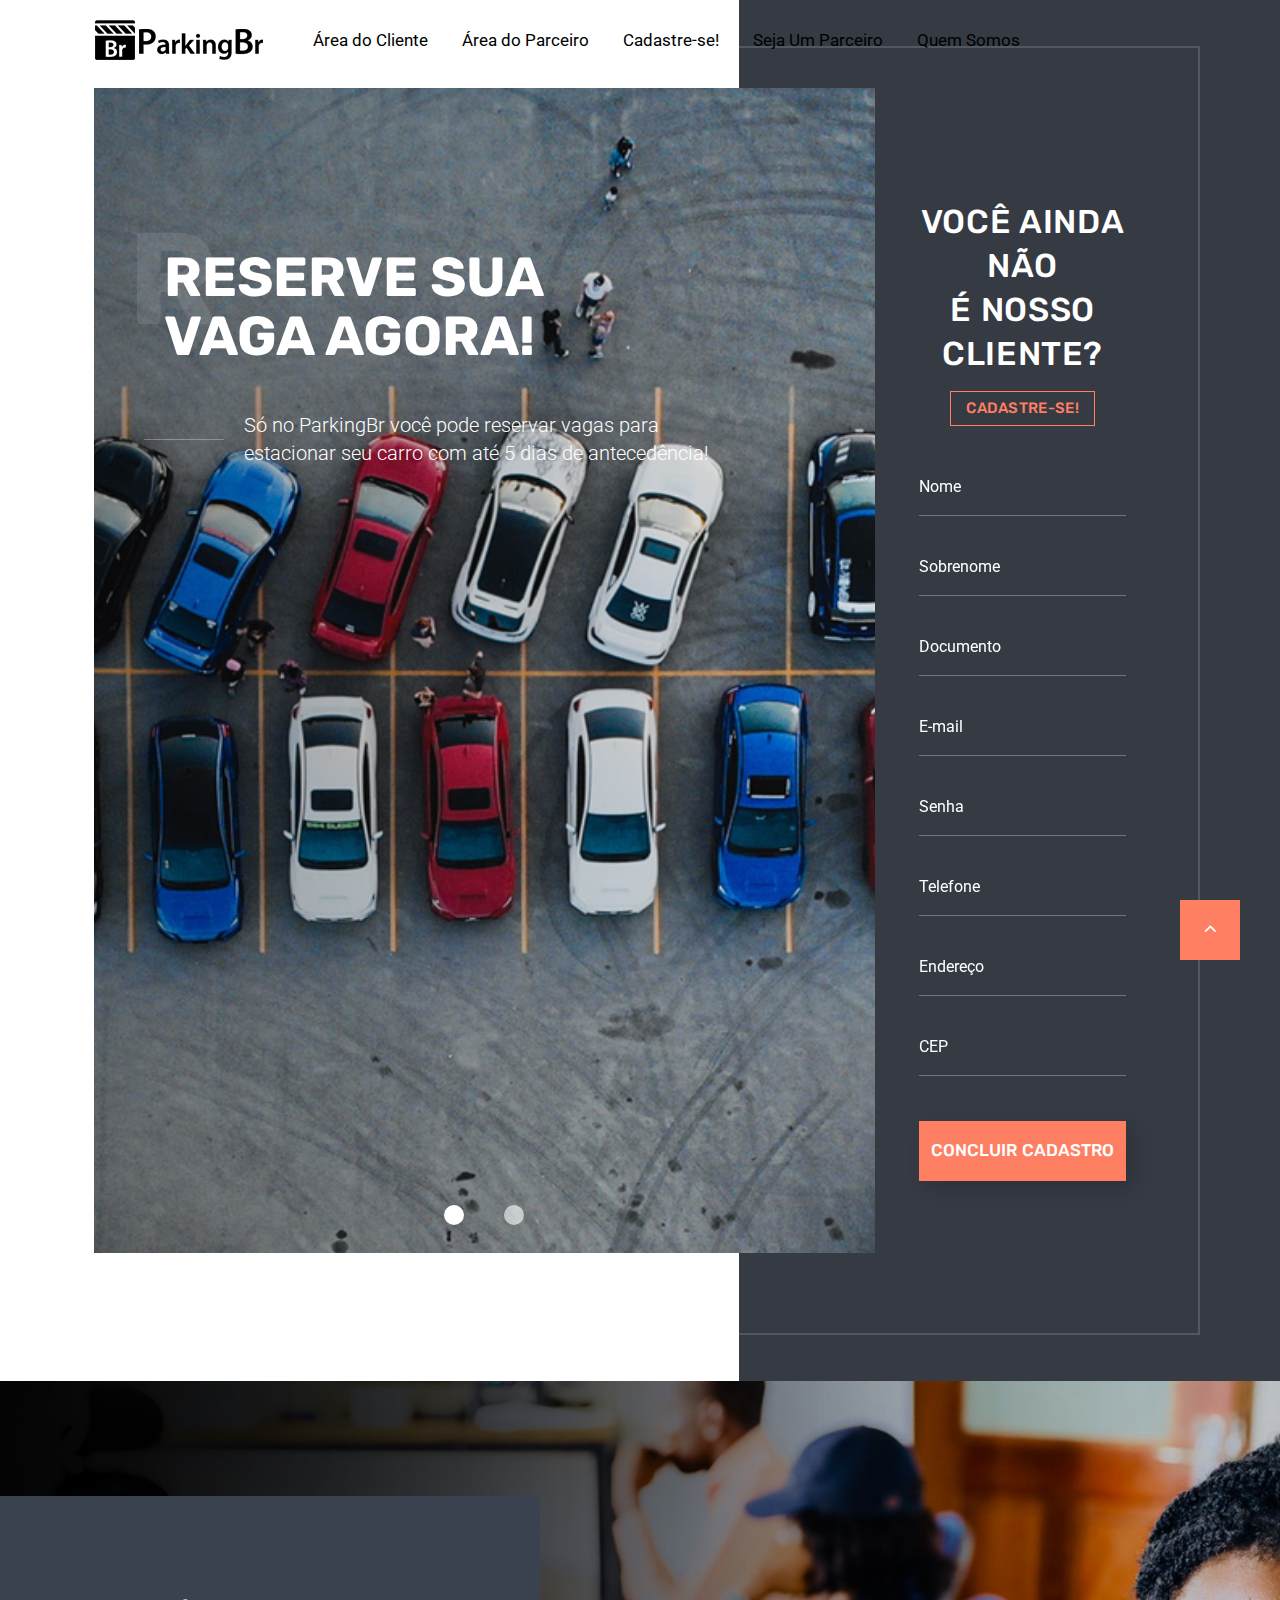
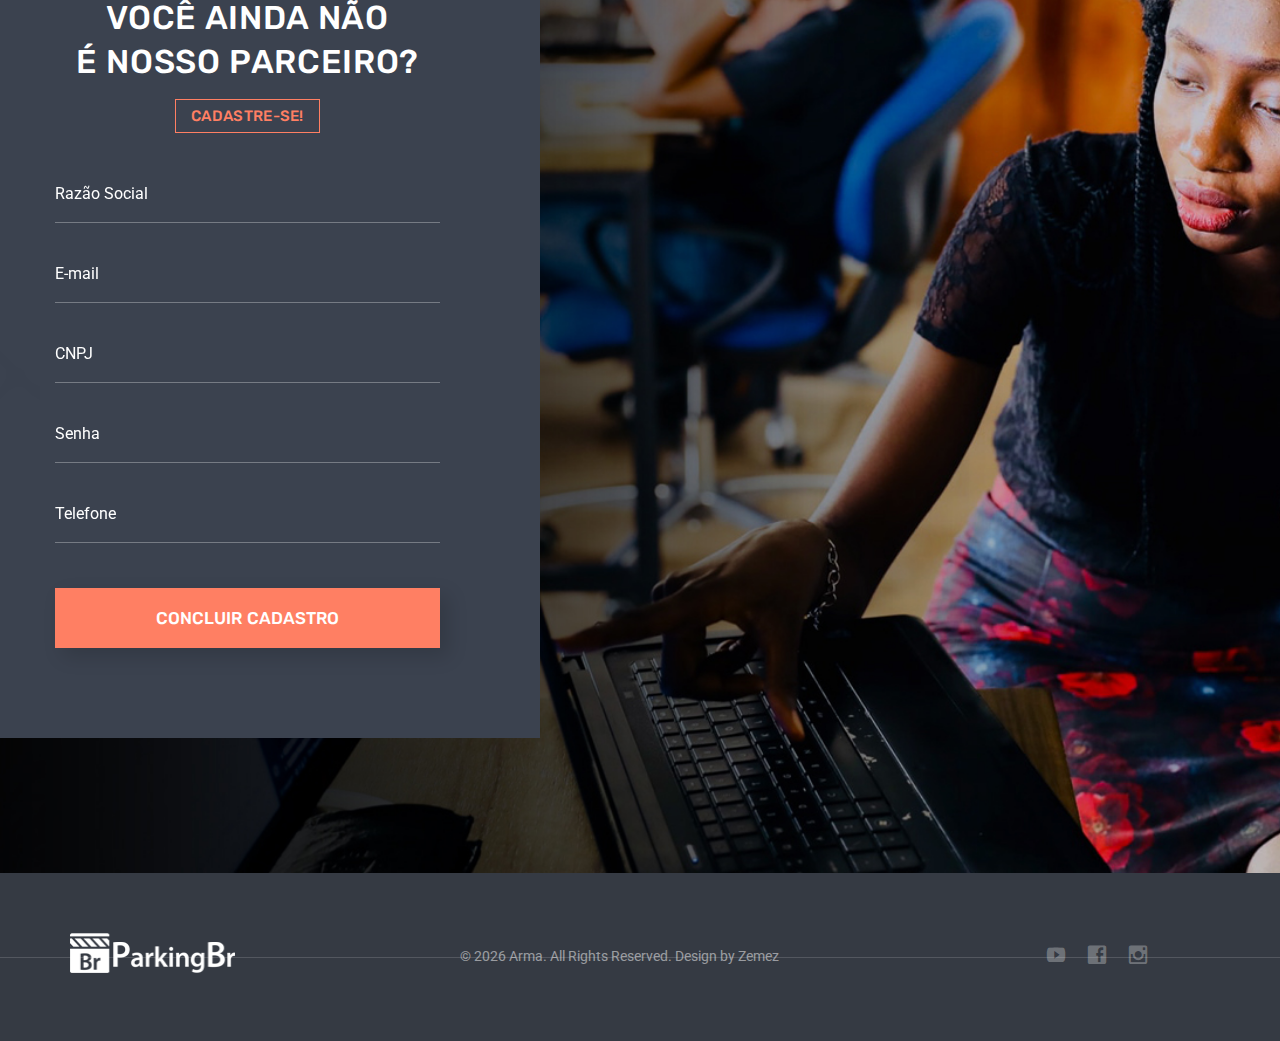
<file: index.html>
<!DOCTYPE html>
<html class="wide wow-animation" lang="en">
  <head>
    <title>Home</title>
    <meta charset="utf-8">
    <meta name="viewport" content="width=device-width, height=device-height, initial-scale=1.0">
    <meta http-equiv="X-UA-Compatible" content="IE=edge">
    <link rel="icon" href="/home/images/favicon.ico" type="image/x-icon">
    <link rel="stylesheet" type="text/css" href="//fonts.googleapis.com/css?family=Rubik:300,400,500,700,900%7CRoboto:300,300i,400,400i,500,500i,700,700i,900,900i">
    <link rel="stylesheet" href="/home/css/bootstrap.css">
    <link rel="stylesheet" href="/home/css/fonts.css">
    <link rel="stylesheet" href="/home/css/style.css">
    <style>.ie-panel{display: none;background: #212121;padding: 10px 0;box-shadow: 3px 3px 5px 0 rgba(0,0,0,.3);clear: both;text-align:center;position: relative;z-index: 1;} html.ie-10 .ie-panel, html.lt-ie-10 .ie-panel {display: block;}</style>
  </head>
  <body>
    <div class="ie-panel"><a href="http://windows.microsoft.com/en-US/internet-explorer/"><img src="/home/images/ie8-panel/warning_bar_0000_us.jpg" height="42" width="820" alt="You are using an outdated browser. For a faster, safer browsing experience, upgrade for free today."></a></div>
    <div class="preloader">
      <div class="preloader-body">
        <div class="cssload-container">
          <div class="cssload-speeding-wheel"></div>
        </div>
        <p>Loading...</p>
      </div>
    </div>
    <div class="page">
      <header class="section page-header">
        <!--RD Navbar-->
        <div class="rd-navbar-wrap">
          <nav class="rd-navbar rd-navbar-classic" data-layout="rd-navbar-fixed" data-sm-layout="rd-navbar-fixed" data-md-layout="rd-navbar-fixed" data-md-device-layout="rd-navbar-fixed" data-lg-layout="rd-navbar-fixed" data-lg-device-layout="rd-navbar-fixed" data-xl-layout="rd-navbar-static" data-xl-device-layout="rd-navbar-static" data-lg-stick-up-offset="46px" data-xl-stick-up-offset="46px" data-xxl-stick-up-offset="46px" data-lg-stick-up="true" data-xl-stick-up="true" data-xxl-stick-up="true">
            <div class="rd-navbar-main-outer">
              <div class="rd-navbar-main">
                <!--RD Navbar Panel-->
                <div class="rd-navbar-panel">
                  <!--RD Navbar Toggle-->
                  <button class="rd-navbar-toggle" data-rd-navbar-toggle=".rd-navbar-nav-wrap"><span></span></button>
                  <!--RD Navbar Brand-->
                  <div class="rd-navbar-brand"><a class="brand" href="index.html"><img class="brand-logo-dark" src="/home/images/logox.png" alt="" width="168" height="40"/><img class="brand-logo-light" src="/home/images/logox.png" alt="" width="168" height="40"/></a>
                  </div>
                </div>
                <div class="rd-navbar-main-element">
                  <div class="rd-navbar-nav-wrap">
                    <!--RD Navbar Nav-->
                    <ul class="rd-navbar-nav">
                      <li class="rd-nav-item"><a class="rd-nav-link" href="/cliente/pages/login/index.html">Área do Cliente</a>
                      </li>
                      <li class="rd-nav-item"><a class="rd-nav-link" href="/estacionamento/pages/login/index.html"> Área do Parceiro</a>
                      </li><!-- admins podem acessar na url admin.parking.com -->
                      <li class="rd-nav-item"><a class="rd-nav-link" href="#contact-name">Cadastre-se!</a>
                      </li>
                      <li class="rd-nav-item"><a class="rd-nav-link" href="#contact-CNPJ-2">Seja Um Parceiro</a -->
                      </li>
                      <li class="rd-nav-item"><a class="rd-nav-link" href="#contacts">Quem Somos</a>
                      </li>
                    </ul>
                  </div>
                </div>
              </div>
            </div>
          </nav>
        </div>
      </header>
      <section class="section intro bg-default">
        <div class="intro-left swiper-container swiper-slider swiper-slider-1" data-loop="true" data-autoplay="4000" data-simulate-touch="true">
          <div class="swiper-wrapper text-center">
            <div class="swiper-slide context-dark" data-slide-bg="/home/images/reserve-slide2.jpg">
              <div class="swiper-slide-caption">
                <h1 class="decorative-letter" data-caption-animate="fadeInUp" data-caption-delay="100" data-letter="R">Reserve sua<br> vaga agora!</h1>
                <h5 class="decorative-line" data-caption-animate="fadeInUp" data-caption-delay="250">Só no ParkingBr você pode reservar vagas para<br>estacionar seu carro com até 5 dias de antecedência!</h5>
                <ul class="list-social offset-left-25" data-caption-animate="fadeInUp" data-caption-delay="100">
                </ul>
              </div>
            </div>
            <div class="swiper-slide context-dark" data-slide-bg="/home/images/parca-slide2.jpg">
              <div class="swiper-slide-caption">
                <h1 class="decorative-letter" data-caption-animate="fadeInUp" data-caption-delay="100" data-letter="S">Seja um parceiro!<br></h1>
                <h5 class="decorative-line" data-caption-animate="fadeInUp" data-caption-delay="250">Cadastre seu estacionamento e dê um fim às vagas ociosas!<br></h5>
                <ul class="list-social offset-left-25" data-caption-animate="fadeInUp" data-caption-delay="100">
                </ul>
              </div>
            </div>
          </div>
          <div class="swiper-pagination"></div>
        </div><!-- aqui tá o dir meu filho, procura o script nele... http://192.168.1.15/tcc/dash/* -->
        <div class="intro-right context-dark text-center">
          <h3 class="text-uppercase">Você ainda não<br>é nosso cliente?</h3>
          <p class="text-primary text-uppercase text-box offset-top-15">Cadastre-se!</p>
          <!--RD Mailform                                                                                        aqui tem uma página php, não form...  mudei pro cad redir (05/12)-->
          <form class="rd-form rd-mailform" data-form-output="form-output-global" data-form-type="contact" method="POST" action="/home/processa_cad_usuario.php">
                    <div class="form-wrap">                                               
                      <input name="nome" class="form-input" id="contact-name" type="text" data-constraints="@Required">
                      <label class="form-label" for="contact-name">Nome</label>
                    </div>

                    <div class="form-wrap">
                      <input  name="sobrenome" class="form-input" id="contact-sbname" type="text" data-constraints="@Required">
                      <label class="form-label" for="contact-sbname">Sobrenome</label>
                    </div>

                    <div class="form-wrap">
                      <input name="documento" class="form-input" id="contact-documento" type="text" data-constraints="@Required">
                      <label class="form-label" for="contact-documento">Documento</label><!--Documento! não só cpf -->
                    </div>  

                    <div class="form-wrap">
                      <input name="email" class="form-input" id="contact-email" type="email" data-constraints="@Email @Required">
                      <label class="form-label" for="contact-email">E-mail</label>
                    </div>

                    <div class="form-wrap">
                      <input name="senha" class="form-input" id="contact-senha" type="password" data-constraints="@Required">
                      <label class="form-label" for="contact-senha">Senha</label>
                    </div>                     
                    
                    <div class="form-wrap">
                      <input name="telefone" class="form-input" id="contact-phone" type="text" data-constraints="@PhoneNumber @Required">
                      <label class="form-label" for="contact-phone">Telefone</label>
                    </div>

                    <div class="form-wrap">
                      <input  name="endereco" class="form-input" id="contact-endereco" type="text" data-constraints="@Required">
                      <label class="form-label" for="contact-endereco">Endereço</label>
                    </div>

                    <div class="form-wrap">
                      <input name="cep" class="form-input" id="contact-cep" type="text" data-constraints="@Required">
                      <label class="form-label" for="contact-cep">CEP</label>
                    </div>

                    <div class="offset-top-25">
                      <button class="button button-block button-primary" type="submit">Concluir cadastro</button>
                    </div>
          </form>
          
        </div>
      </section>
      <section class="section contact section-xl">
        <div class="container">
          <div class="row">
            <div class="col-md-7 col-lg-5 bg-gray-800 text-center contact-item" id="contacts" data-type="anchor">
              <h3 class="text-uppercase">Você ainda não<br>é nosso parceiro?</h3>
              <p class="text-primary text-uppercase text-box offset-top-15">Cadastre-se!</p>
              <!--RD Mailform-->
              <form class="rd-form rd-mailform" data-form-output="form-output-global" data-form-type="contact" method="post" action="processa_cad_gestor.php">
                <div class="form-wrap">
                  <input class="form-input" id="contact-razaoSocial-2" type="text" name="razaoSocial" data-constraints=" @Required">
                  <label class="form-label" for="contact-razaoSocial-2">Razão Social</label>
                </div>
                
                <div class="form-wrap">
                  <input class="form-input" id="contact-email-2" type="email" name="email_admin" data-constraints="@Email @Required">
                  <label class="form-label" for="contact-email-2">E-mail</label>
                </div>
                <div class="form-wrap">
                  <input class="form-input" id="contact-CNPJ-2" type="int" name="cnpj" data-constraints="@Required">
                  <label class="form-label" for="contact-CNPJ-2">CNPJ</label>
                </div>
                
                <div class="form-wrap">
                  <input class="form-input" id="contact-senha-2" type="password" name="senha_admin" data-constraints="@Required">
                  <label class="form-label" for="contact-senha-2">Senha</label>
                </div>
                <div class="form-wrap">
                  <input class="form-input" id="contact-phone-2" type="text" name="telefone_admin" data-constraints="@PhoneNumber @Required">
                  <label class="form-label" for="contact-phone-2">Telefone</label>
                </div>            
                
                <div class="offset-top-25">
                  <button class="button button-block button-primary" type="submit">Concluir cadastro</button>
                </div>
              </form>
            </div>
          </div>
        </div>
      </section>
      <footer class="section footer-classic context-dark bg-gray-700 decorative-line-2">
        <div class="container">
        <div class="container">
          <div class="row row-30 justify-content-lg-between align-items-center">
            <div class="col-12 col-sm-4 col-lg-2"><a class="brand" href="index.html"><img class="brand-logo-dark" src="/home/images/logo-default-168x40.png" alt="" width="168" height="40"/><img class="brand-logo-light" src="/home/images/logox-wt.png" alt="" width="168" height="40"/></a>
            </div>
            <div class="col-12 col-sm-4 col-lg-5 col-xl-4">
              <p class="rights"><span>&copy;&nbsp;</span><span class="copyright-year"></span><span>&nbsp;</span><span>Arma</span><span>.&nbsp;</span><span>All Rights Reserved. Design by Zemez</span></p>
            </div>
            <div class="col-12 col-sm-4 col-lg-2">
              <ul class="list-custom">
                <li><a href="#"><span class="icon material-design-youtube35"></span></a></li>
                <li><a href="#"><span class="icon material-design-facebook56"></span></a></li>
                <li><a href="#"><span class="icon material-design-instagram16"></span></a></li>
              </ul>
            </div>
          </div>
        </div>
      </footer>
      <div class="modal fade" id="modalLoginForm" tabindex="-1" role="dialog" aria-hidden="true">
        <div class="modal-dialog modal-dialog-custom" role="document">
          <div class="modal-content">
            <div class="modal-header text-center">
              <h3 class="text-uppercase text-white">Have any Questions?</h3>
              <p class="text-primary text-uppercase text-box offset-top-15">get a free consultation</p>
              <button class="close-button" type="button" data-dismiss="modal" aria-label="Close"><span aria-hidden="true">×</span></button>
            </div>
            <div class="modal-body text-center">
              <!--RD Mailform-->
              <form class="rd-form rd-mailform" data-form-output="form-output-global" data-form-type="contact" method="post" action="/home/bat/rd-mailform.php">
                <div class="form-wrap">
                  <input class="form-input" id="contact-name-3" type="text" name="name" data-constraints="@Required">
                  <label class="form-label" for="contact-name-3">Name</label>
                </div>
                <div class="form-wrap">
                  <input class="form-input" id="contact-email-3" type="email" name="email" data-constraints="@Email @Required">
                  <label class="form-label" for="contact-email-3">E-mail</label>
                </div>
                <div class="form-wrap">
                  <input class="form-input" id="contact-phone-3" type="text" name="phone" data-constraints="@PhoneNumber @Required">
                  <label class="form-label" for="contact-phone-3">Phone</label>
                </div>
                <div class="offset-top-25">
                  <button class="button button-block button-primary" type="submit">Send your request</button>
                </div>
              </form><a class="button-secondary text-uppercase decorative-border offset-top-30" href="#">Download catalog</a>
            </div>
          </div>
        </div>
      </div>
    </div>
    <div class="snackbars" id="form-output-global"></div>
    <script src="/home/js/core.min.js"></script>
    <script src="/home/js/script.js"></script>
    <!--coded by Starlight-->
  </body>
</html>
</file>
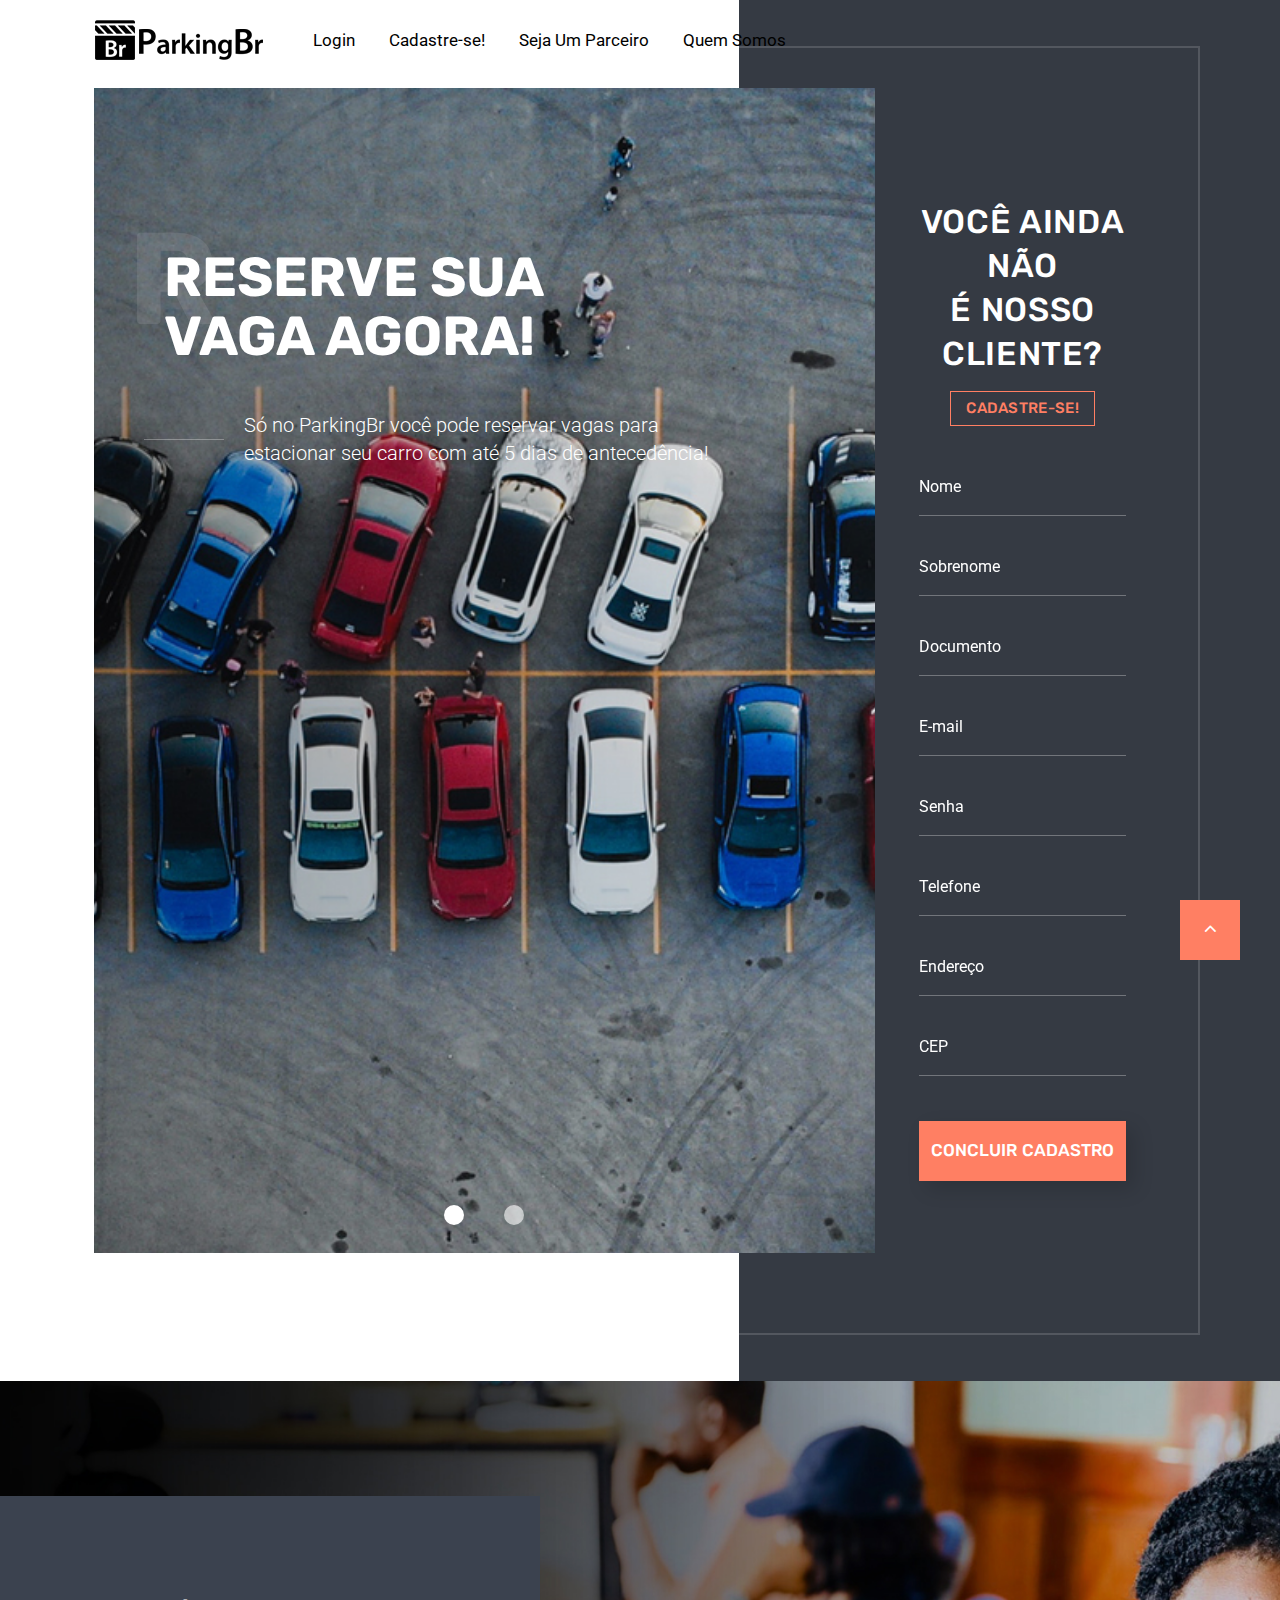
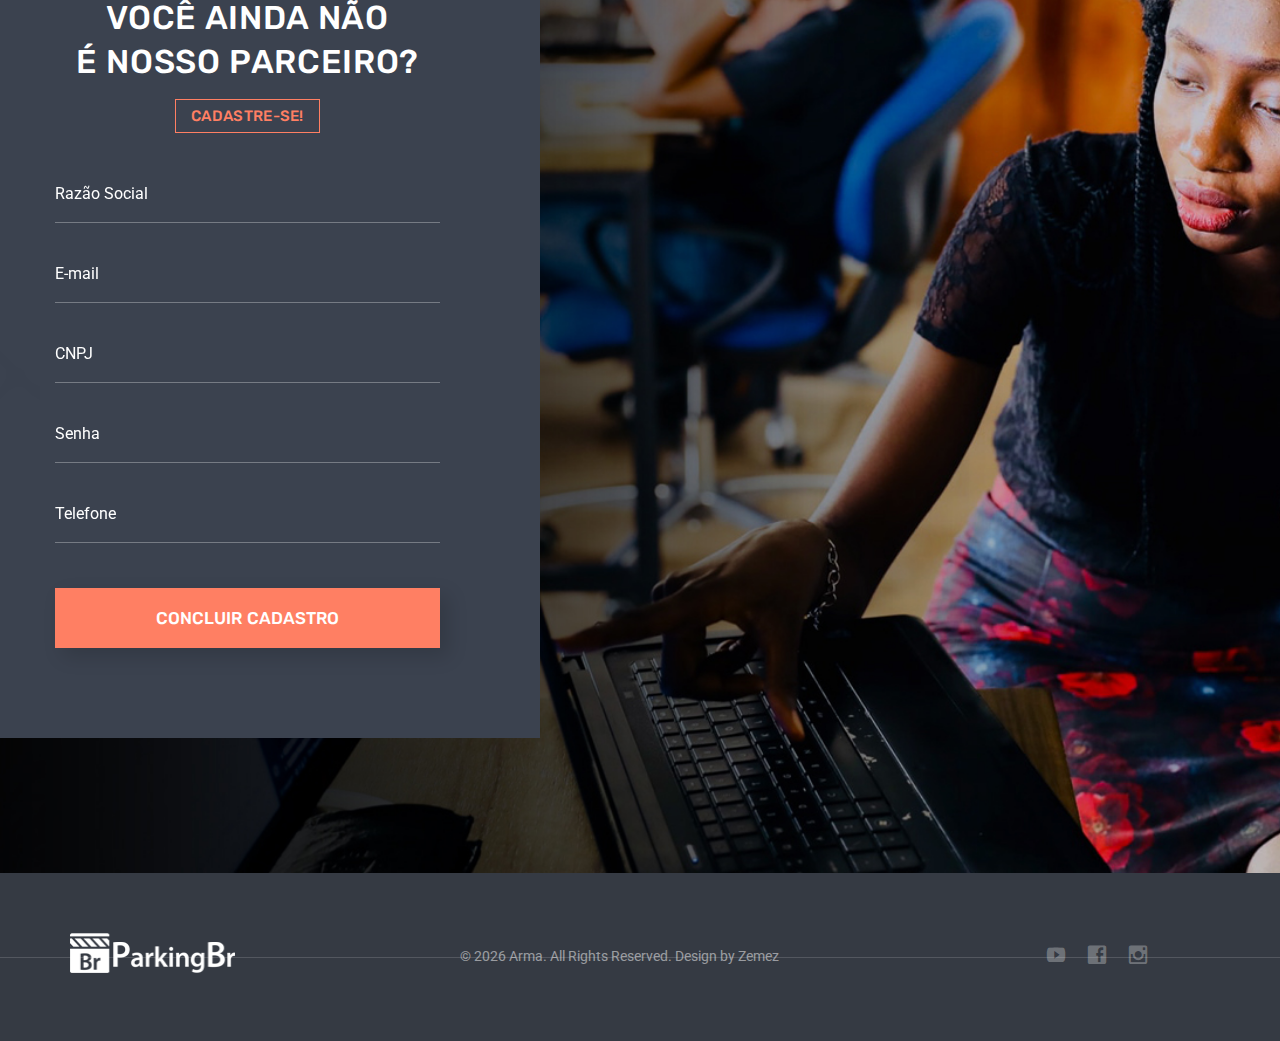
<file: home/index.html>
<!DOCTYPE html>
<html class="wide wow-animation" lang="en">
  <head>
    <title>Home</title>
    <meta charset="utf-8">
    <meta name="viewport" content="width=device-width, height=device-height, initial-scale=1.0">
    <meta http-equiv="X-UA-Compatible" content="IE=edge">
    <link rel="icon" href="images/favicon.ico" type="image/x-icon">
    <link rel="stylesheet" type="text/css" href="//fonts.googleapis.com/css?family=Rubik:300,400,500,700,900%7CRoboto:300,300i,400,400i,500,500i,700,700i,900,900i">
    <link rel="stylesheet" href="css/bootstrap.css">
    <link rel="stylesheet" href="css/fonts.css">
    <link rel="stylesheet" href="css/style.css">
    <style>.ie-panel{display: none;background: #212121;padding: 10px 0;box-shadow: 3px 3px 5px 0 rgba(0,0,0,.3);clear: both;text-align:center;position: relative;z-index: 1;} html.ie-10 .ie-panel, html.lt-ie-10 .ie-panel {display: block;}</style>
  </head>
  <body>
    <div class="ie-panel"><a href="http://windows.microsoft.com/en-US/internet-explorer/"><img src="images/ie8-panel/warning_bar_0000_us.jpg" height="42" width="820" alt="You are using an outdated browser. For a faster, safer browsing experience, upgrade for free today."></a></div>
    <div class="preloader">
      <div class="preloader-body">
        <div class="cssload-container">
          <div class="cssload-speeding-wheel"></div>
        </div>
        <p>Loading...</p>
      </div>
    </div>
    <div class="page">
      <header class="section page-header">
        <!--RD Navbar-->
        <div class="rd-navbar-wrap">
          <nav class="rd-navbar rd-navbar-classic" data-layout="rd-navbar-fixed" data-sm-layout="rd-navbar-fixed" data-md-layout="rd-navbar-fixed" data-md-device-layout="rd-navbar-fixed" data-lg-layout="rd-navbar-fixed" data-lg-device-layout="rd-navbar-fixed" data-xl-layout="rd-navbar-static" data-xl-device-layout="rd-navbar-static" data-lg-stick-up-offset="46px" data-xl-stick-up-offset="46px" data-xxl-stick-up-offset="46px" data-lg-stick-up="true" data-xl-stick-up="true" data-xxl-stick-up="true">
            <div class="rd-navbar-main-outer">
              <div class="rd-navbar-main">
                <!--RD Navbar Panel-->
                <div class="rd-navbar-panel">
                  <!--RD Navbar Toggle-->
                  <button class="rd-navbar-toggle" data-rd-navbar-toggle=".rd-navbar-nav-wrap"><span></span></button>
                  <!--RD Navbar Brand-->
                  <div class="rd-navbar-brand"><a class="brand" href="index.html"><img class="brand-logo-dark" src="images/logox.png" alt="" width="168" height="40"/><img class="brand-logo-light" src="images/logox.png" alt="" width="168" height="40"/></a>
                  </div>
                </div>
                <div class="rd-navbar-main-element">
                  <div class="rd-navbar-nav-wrap">
                    <!--RD Navbar Nav-->
                    <ul class="rd-navbar-nav">
                      <li class="rd-nav-item"><a class="rd-nav-link" href="/login/index.html"> Login</a>
                      </li>
                      <li class="rd-nav-item"><a class="rd-nav-link" href="#contact-name">Cadastre-se!</a>
                      </li>
                      <li class="rd-nav-item"><a class="rd-nav-link" href="#contact-CNPJ-2">Seja Um Parceiro</a -->
                      </li>
                      <li class="rd-nav-item"><a class="rd-nav-link" href="#contacts">Quem Somos</a>
                      </li>
                    </ul>
                  </div>
                </div>
              </div>
            </div>
          </nav>
        </div>
      </header>
      <section class="section intro bg-default">
        <div class="intro-left swiper-container swiper-slider swiper-slider-1" data-loop="true" data-autoplay="4000" data-simulate-touch="true">
          <div class="swiper-wrapper text-center">
            <div class="swiper-slide context-dark" data-slide-bg="images/reserve-slide2.jpg">
              <div class="swiper-slide-caption">
                <h1 class="decorative-letter" data-caption-animate="fadeInUp" data-caption-delay="100" data-letter="R">Reserve sua<br> vaga agora!</h1>
                <h5 class="decorative-line" data-caption-animate="fadeInUp" data-caption-delay="250">Só no ParkingBr você pode reservar vagas para<br>estacionar seu carro com até 5 dias de antecedência!</h5>
                <ul class="list-social offset-left-25" data-caption-animate="fadeInUp" data-caption-delay="100">
                </ul>
              </div>
            </div>
            <div class="swiper-slide context-dark" data-slide-bg="images/parca-slide2.jpg">
              <div class="swiper-slide-caption">
                <h1 class="decorative-letter" data-caption-animate="fadeInUp" data-caption-delay="100" data-letter="S">Seja um parceiro!<br></h1>
                <h5 class="decorative-line" data-caption-animate="fadeInUp" data-caption-delay="250">Cadastre seu estacionamento e dê um fim às vagas ociosas!<br></h5>
                <ul class="list-social offset-left-25" data-caption-animate="fadeInUp" data-caption-delay="100">
                </ul>
              </div>
            </div>
          </div>
          <div class="swiper-pagination"></div>
        </div><!-- aqui tá o dir meu filho, procura o script nele... http://192.168.1.15/tcc/dash/* -->
        <div class="intro-right context-dark text-center">
          <h3 class="text-uppercase">Você ainda não<br>é nosso cliente?</h3>
          <p class="text-primary text-uppercase text-box offset-top-15">Cadastre-se!</p>
          <!--RD Mailform                                                                                        aqui tem uma página php, não form...  mudei pro cad redir (05/12)-->
          <form class="rd-form rd-mailform" data-form-output="form-output-global" data-form-type="contact" method="POST" action="agoravai.php">
                    <div class="form-wrap">                                               
                      <input name="nome" class="form-input" id="contact-name" type="text" data-constraints="@Required">
                      <label class="form-label" for="contact-name">Nome</label>
                    </div>

                    <div class="form-wrap">
                      <input  name="sobrenome" class="form-input" id="contact-sbname" type="text" data-constraints="@Required">
                      <label class="form-label" for="contact-sbname">Sobrenome</label>
                    </div>

                    <div class="form-wrap">
                      <input name="documento" class="form-input" id="contact-documento" type="text" data-constraints="@Required">
                      <label class="form-label" for="contact-documento">Documento</label><!--Documento! não só cpf -->
                    </div>  

                    <div class="form-wrap">
                      <input name="email" class="form-input" id="contact-email" type="email" data-constraints="@Email @Required">
                      <label class="form-label" for="contact-email">E-mail</label>
                    </div>

                    <div class="form-wrap">
                      <input name="senha" class="form-input" id="contact-senha" type="password" data-constraints="@Required">
                      <label class="form-label" for="contact-senha">Senha</label>
                    </div>                     
                    
                    <div class="form-wrap">
                      <input name="telefone" class="form-input" id="contact-phone" type="text" data-constraints="@PhoneNumber @Required">
                      <label class="form-label" for="contact-phone">Telefone</label>
                    </div>

                    <div class="form-wrap">
                      <input  name="endereco" class="form-input" id="contact-endereco" type="text" data-constraints="@Required">
                      <label class="form-label" for="contact-endereco">Endereço</label>
                    </div>

                    <div class="form-wrap">
                      <input name="cep" class="form-input" id="contact-cep" type="text" data-constraints="@Required">
                      <label class="form-label" for="contact-cep">CEP</label>
                    </div>

                    <div class="offset-top-25">
                      <button class="button button-block button-primary" type="submit">Concluir cadastro</button>
                    </div>
          </form>
          
        </div>
      </section>
      <section class="section contact section-xl">
        <div class="container">
          <div class="row">
            <div class="col-md-7 col-lg-5 bg-gray-800 text-center contact-item" id="contacts" data-type="anchor">
              <h3 class="text-uppercase">Você ainda não<br>é nosso parceiro?</h3>
              <p class="text-primary text-uppercase text-box offset-top-15">Cadastre-se!</p>
              <!--RD Mailform-->
              <form class="rd-form rd-mailform" data-form-output="form-output-global" data-form-type="contact" method="post" action="processa_cad_gestor.php">
                <div class="form-wrap">
                  <input class="form-input" id="contact-razaoSocial-2" type="text" name="razaoSocial" data-constraints=" @Required">
                  <label class="form-label" for="contact-razaoSocial-2">Razão Social</label>
                </div>
                
                <div class="form-wrap">
                  <input class="form-input" id="contact-email-2" type="email" name="email_admin" data-constraints="@Email @Required">
                  <label class="form-label" for="contact-email-2">E-mail</label>
                </div>
                <div class="form-wrap">
                  <input class="form-input" id="contact-CNPJ-2" type="int" name="cnpj" data-constraints="@Required">
                  <label class="form-label" for="contact-CNPJ-2">CNPJ</label>
                </div>
                
                <div class="form-wrap">
                  <input class="form-input" id="contact-senha-2" type="password" name="senha_admin" data-constraints="@Required">
                  <label class="form-label" for="contact-senha-2">Senha</label>
                </div>
                <div class="form-wrap">
                  <input class="form-input" id="contact-phone-2" type="text" name="telefone_admin" data-constraints="@PhoneNumber @Required">
                  <label class="form-label" for="contact-phone-2">Telefone</label>
                </div>            
                
                <div class="offset-top-25">
                  <button class="button button-block button-primary" type="submit">Concluir cadastro</button>
                </div>
              </form>
            </div>
          </div>
        </div>
      </section>
      <footer class="section footer-classic context-dark bg-gray-700 decorative-line-2">
        <div class="container">
        <div class="container">
          <div class="row row-30 justify-content-lg-between align-items-center">
            <div class="col-12 col-sm-4 col-lg-2"><a class="brand" href="index.html"><img class="brand-logo-dark" src="images/logo-default-168x40.png" alt="" width="168" height="40"/><img class="brand-logo-light" src="images/logox-wt.png" alt="" width="168" height="40"/></a>
            </div>
            <div class="col-12 col-sm-4 col-lg-5 col-xl-4">
              <p class="rights"><span>&copy;&nbsp;</span><span class="copyright-year"></span><span>&nbsp;</span><span>Arma</span><span>.&nbsp;</span><span>All Rights Reserved. Design by Zemez</span></p>
            </div>
            <div class="col-12 col-sm-4 col-lg-2">
              <ul class="list-custom">
                <li><a href="#"><span class="icon material-design-youtube35"></span></a></li>
                <li><a href="#"><span class="icon material-design-facebook56"></span></a></li>
                <li><a href="#"><span class="icon material-design-instagram16"></span></a></li>
              </ul>
            </div>
          </div>
        </div>
      </footer>
      <div class="modal fade" id="modalLoginForm" tabindex="-1" role="dialog" aria-hidden="true">
        <div class="modal-dialog modal-dialog-custom" role="document">
          <div class="modal-content">
            <div class="modal-header text-center">
              <h3 class="text-uppercase text-white">Have any Questions?</h3>
              <p class="text-primary text-uppercase text-box offset-top-15">get a free consultation</p>
              <button class="close-button" type="button" data-dismiss="modal" aria-label="Close"><span aria-hidden="true">×</span></button>
            </div>
            <div class="modal-body text-center">
              <!--RD Mailform-->
              <form class="rd-form rd-mailform" data-form-output="form-output-global" data-form-type="contact" method="post" action="bat/rd-mailform.php">
                <div class="form-wrap">
                  <input class="form-input" id="contact-name-3" type="text" name="name" data-constraints="@Required">
                  <label class="form-label" for="contact-name-3">Name</label>
                </div>
                <div class="form-wrap">
                  <input class="form-input" id="contact-email-3" type="email" name="email" data-constraints="@Email @Required">
                  <label class="form-label" for="contact-email-3">E-mail</label>
                </div>
                <div class="form-wrap">
                  <input class="form-input" id="contact-phone-3" type="text" name="phone" data-constraints="@PhoneNumber @Required">
                  <label class="form-label" for="contact-phone-3">Phone</label>
                </div>
                <div class="offset-top-25">
                  <button class="button button-block button-primary" type="submit">Send your request</button>
                </div>
              </form><a class="button-secondary text-uppercase decorative-border offset-top-30" href="#">Download catalog</a>
            </div>
          </div>
        </div>
      </div>
    </div>
    <div class="snackbars" id="form-output-global"></div>
    <script src="js/core.min.js"></script>
    <script src="js/script.js"></script>
    <!--coded by Starlight-->
  </body>
</html>
</file>
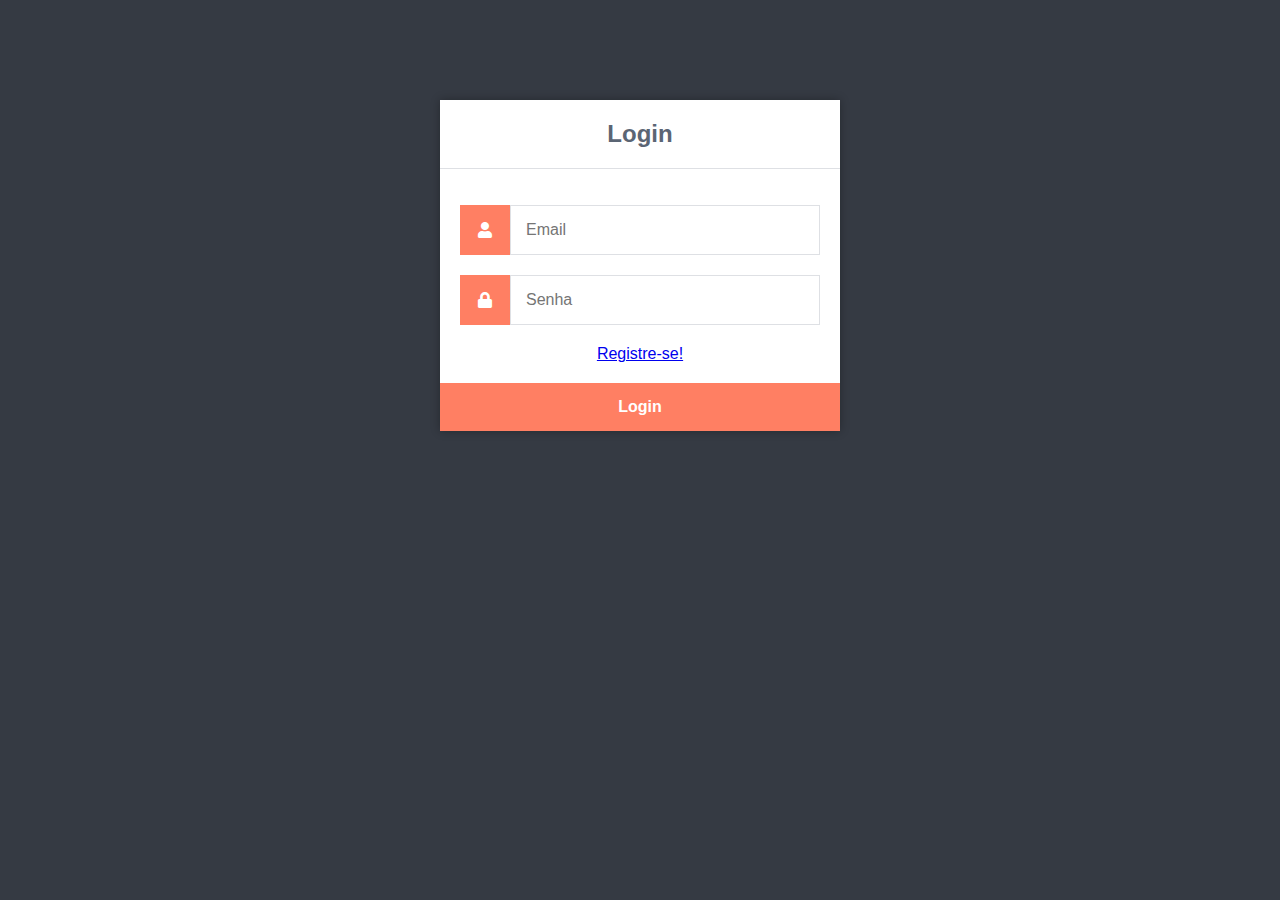
<file: login/index.html>
<html>
	<head>
		<meta charset="utf-8">
		<title>Login</title>
        <link rel="stylesheet" href="https://use.fontawesome.com/releases/v5.7.1/css/all.css">
        <link href="style.css" rel="stylesheet" type="text/css">
	</head>
	<body>
		<div class="login">
			<h1>Login</h1>
			<form action="authenticate.php" method="post">
				<label for="email">
					<i class="fas fa-user"></i>
				</label>
				<input type="text" name="email" placeholder="Email" id="email" required> <!--mudei tudo de username pra email -->
				<label for="senha">
					<i class="fas fa-lock"></i>
				</label>
				<input type="password" name="senha" placeholder="Senha" id="senha" required>
				<a href = "/register/register.html"> Registre-se!</a>
				<input type="submit" value="Login">
			</form>
		</div>
	</body>
</html>
</file>
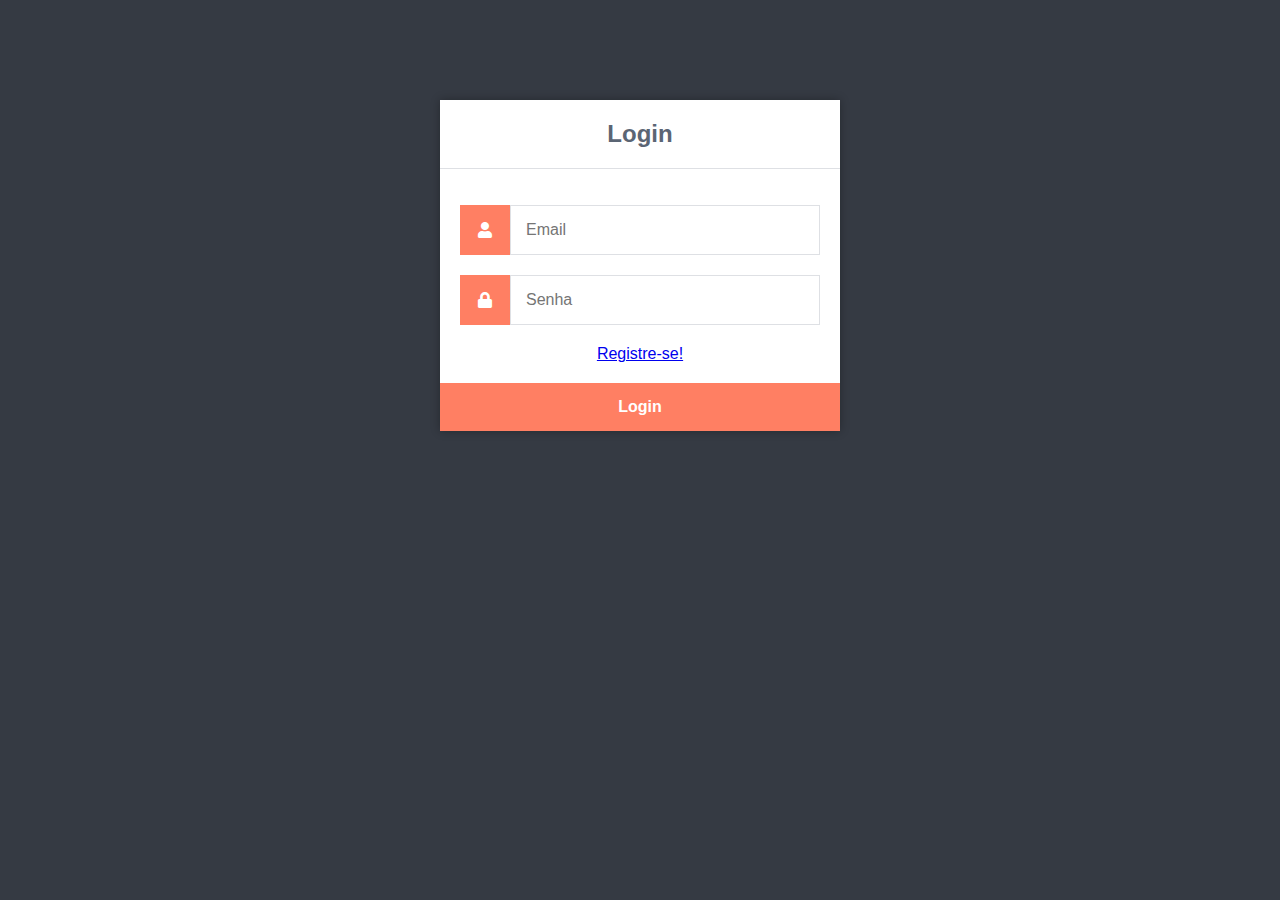
<file: admin/pages/login/index.html>
<html>
	<head>
		<meta charset="utf-8">
		<title>Login</title>
        <link rel="stylesheet" href="https://use.fontawesome.com/releases/v5.7.1/css/all.css">
        <link href="style.css" rel="stylesheet" type="text/css">
	</head>
	<body>
		<div class="login">
			<h1>Login</h1>
			<form action="processa-autenticacao.php" method="post">
				<label for="email">
					<i class="fas fa-user"></i>
				</label>
				<input type="text" name="email" placeholder="Email" id="email" required> <!--mudei tudo de username pra email -->
				<label for="senha">
					<i class="fas fa-lock"></i>
				</label>
				<input type="password" name="senha" placeholder="Senha" id="senha" required>
				<a href = "/register/register.html"> Registre-se!</a>
				<input type="submit" value="Login">
			</form>
		</div>
	</body>
</html>
</file>
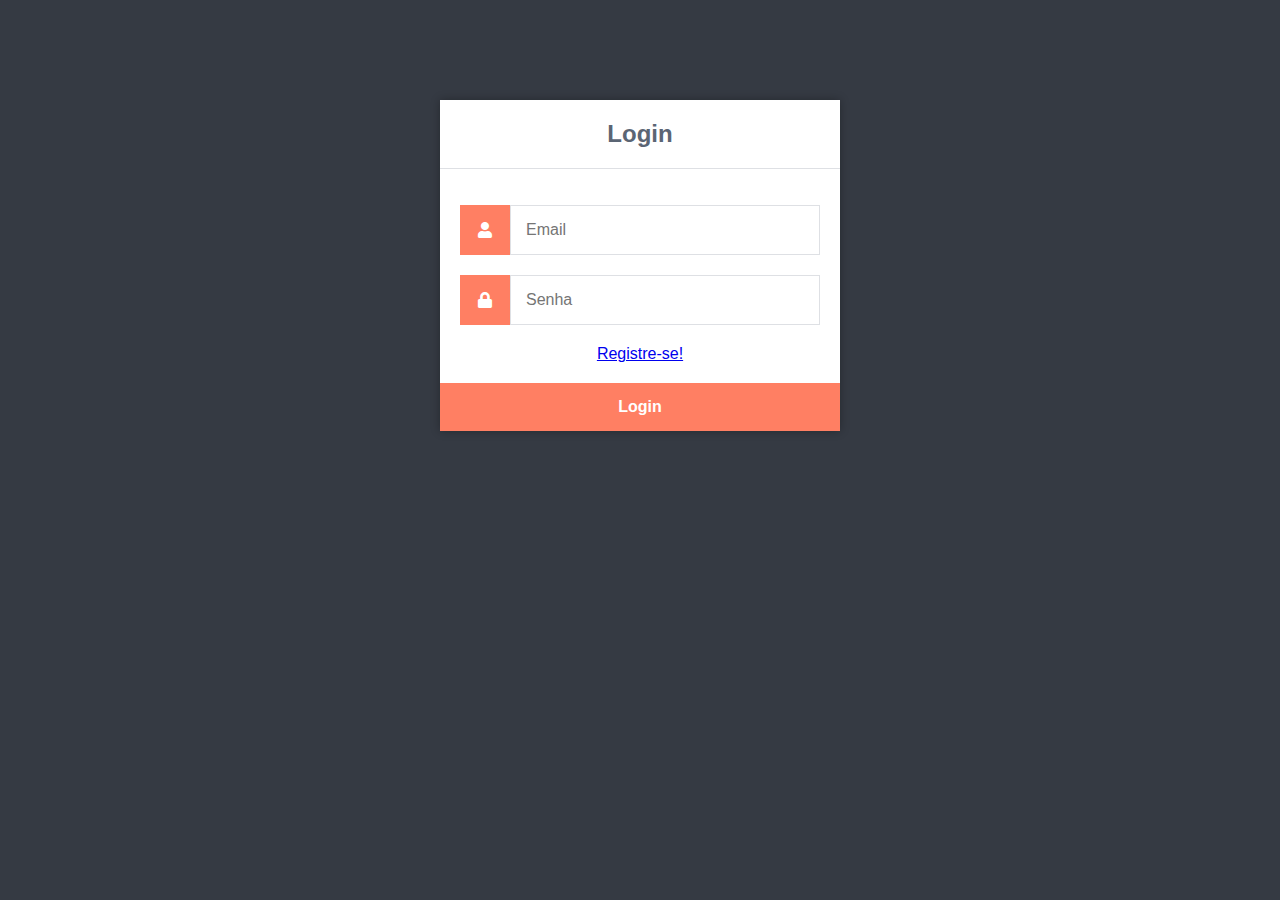
<file: cliente/pages/login/index.html>
<html>
	<head>
		<meta charset="utf-8">
		<title>Login</title>
        <link rel="stylesheet" href="https://use.fontawesome.com/releases/v5.7.1/css/all.css">
        <link href="style.css" rel="stylesheet" type="text/css">
	</head>
	<body>
		<div class="login">
			<h1>Login</h1>
			<form action="processa-autenticacao.php" method="post">
				<label for="email">
					<i class="fas fa-user"></i>
				</label>
				<input type="text" name="email" placeholder="Email" id="email" required> <!--mudei tudo de username pra email -->
				<label for="senha">
					<i class="fas fa-lock"></i>
				</label>
				<input type="password" name="senha" placeholder="Senha" id="senha" required>
				<a href = "/index.php"> Registre-se!</a>
				<input type="submit" value="Login">
			</form>
		</div>
	</body>
</html>
</file>
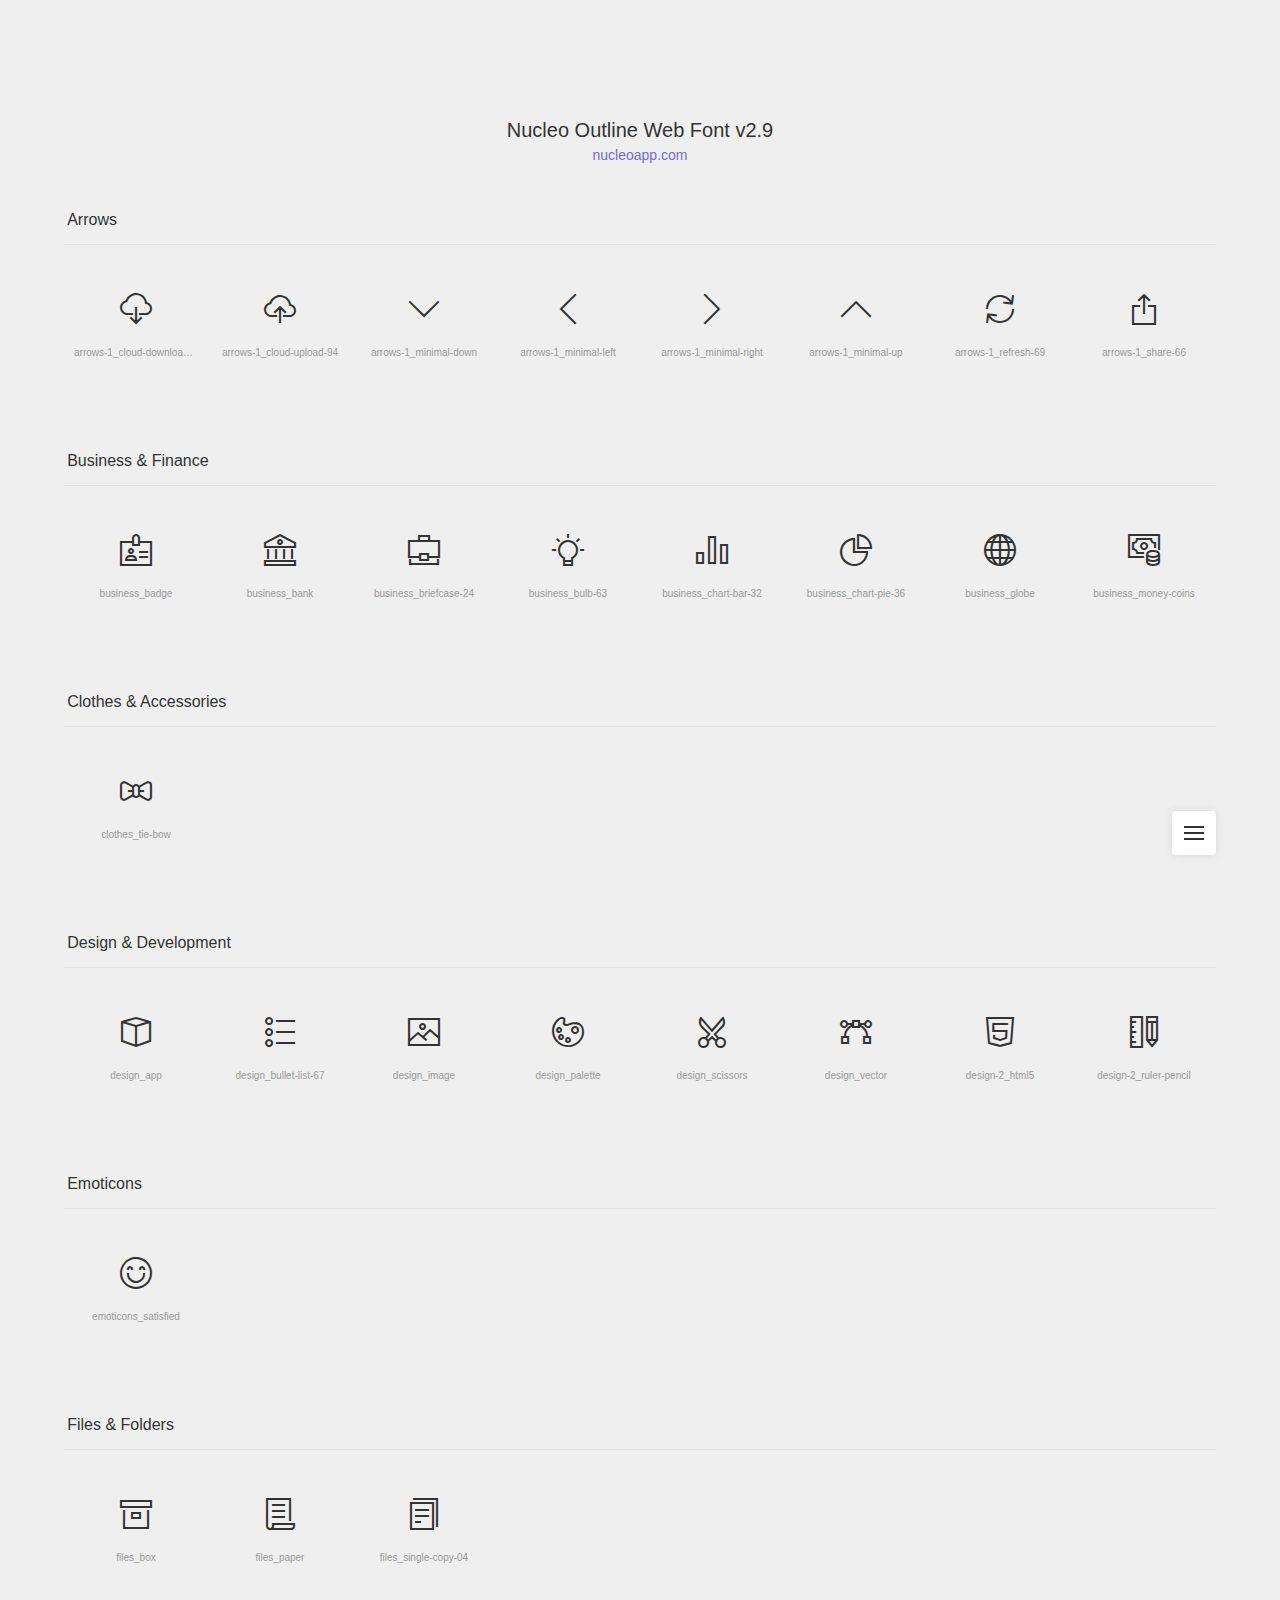
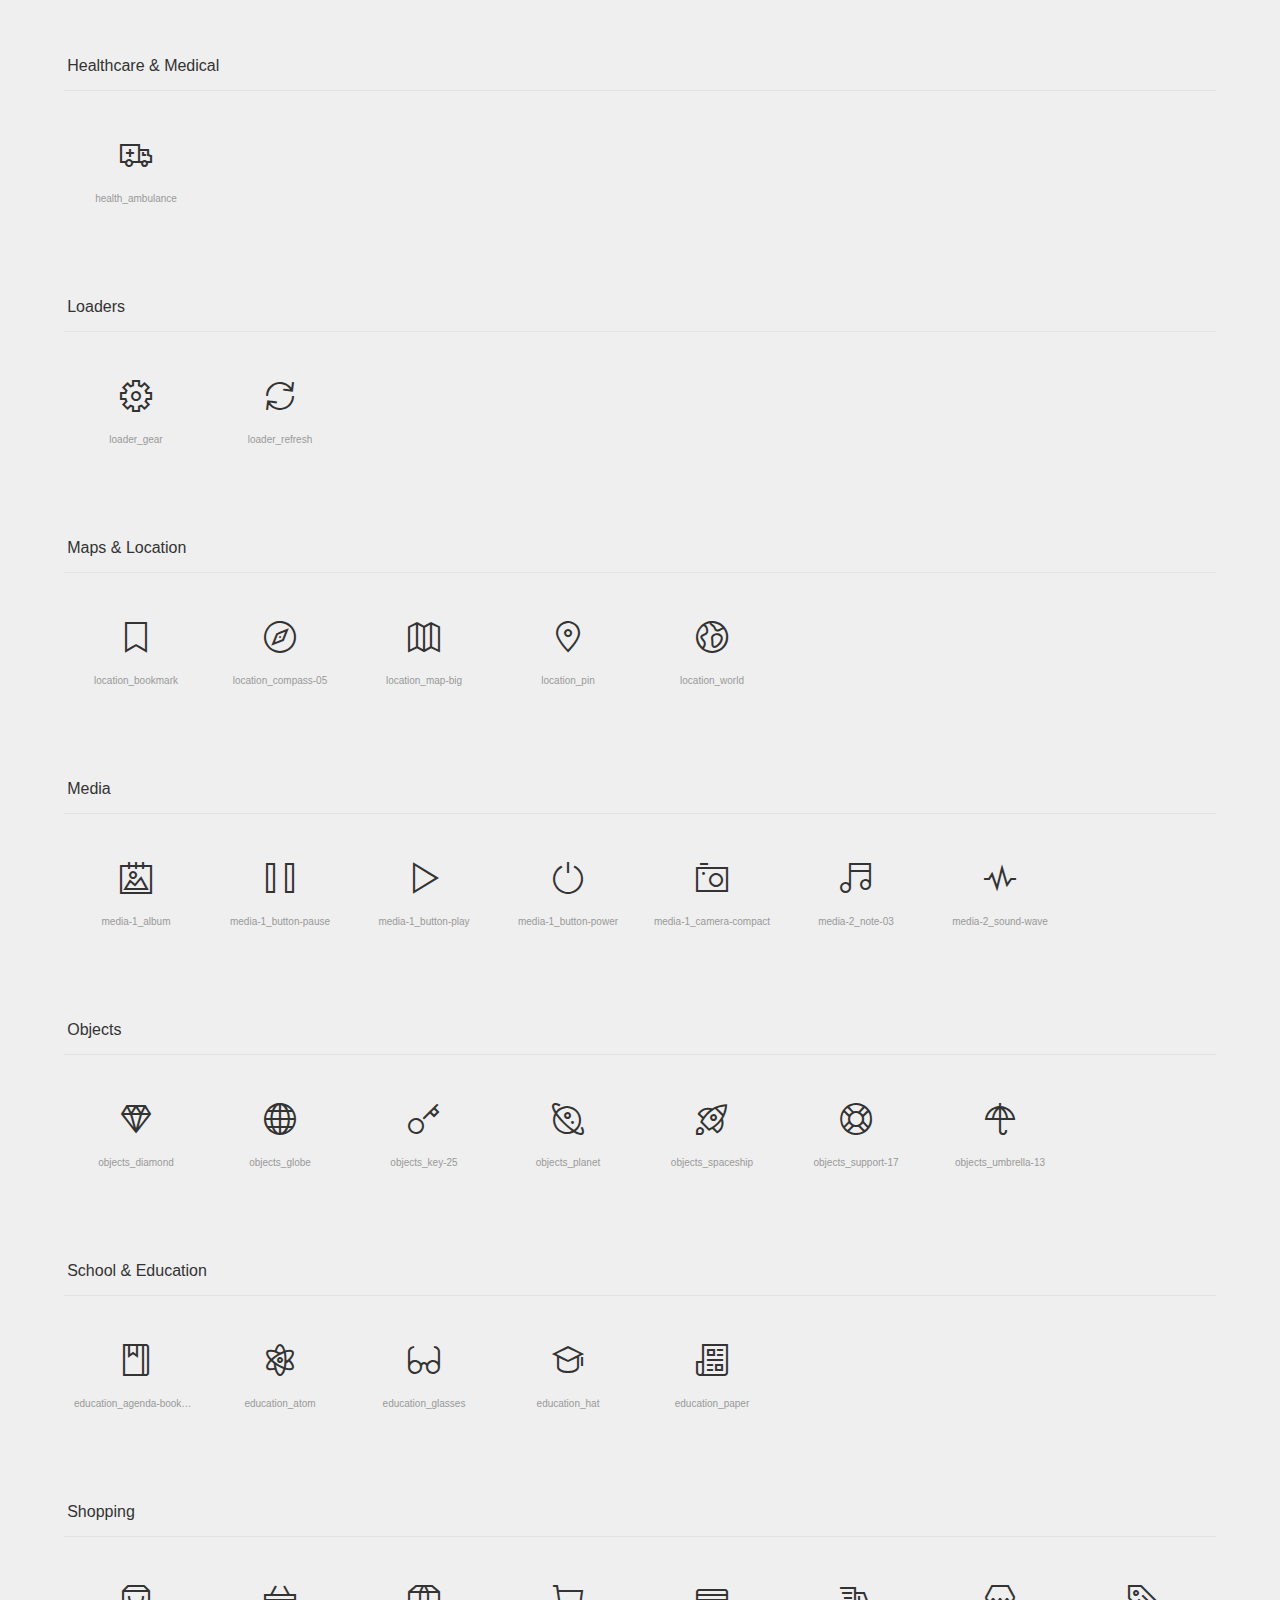
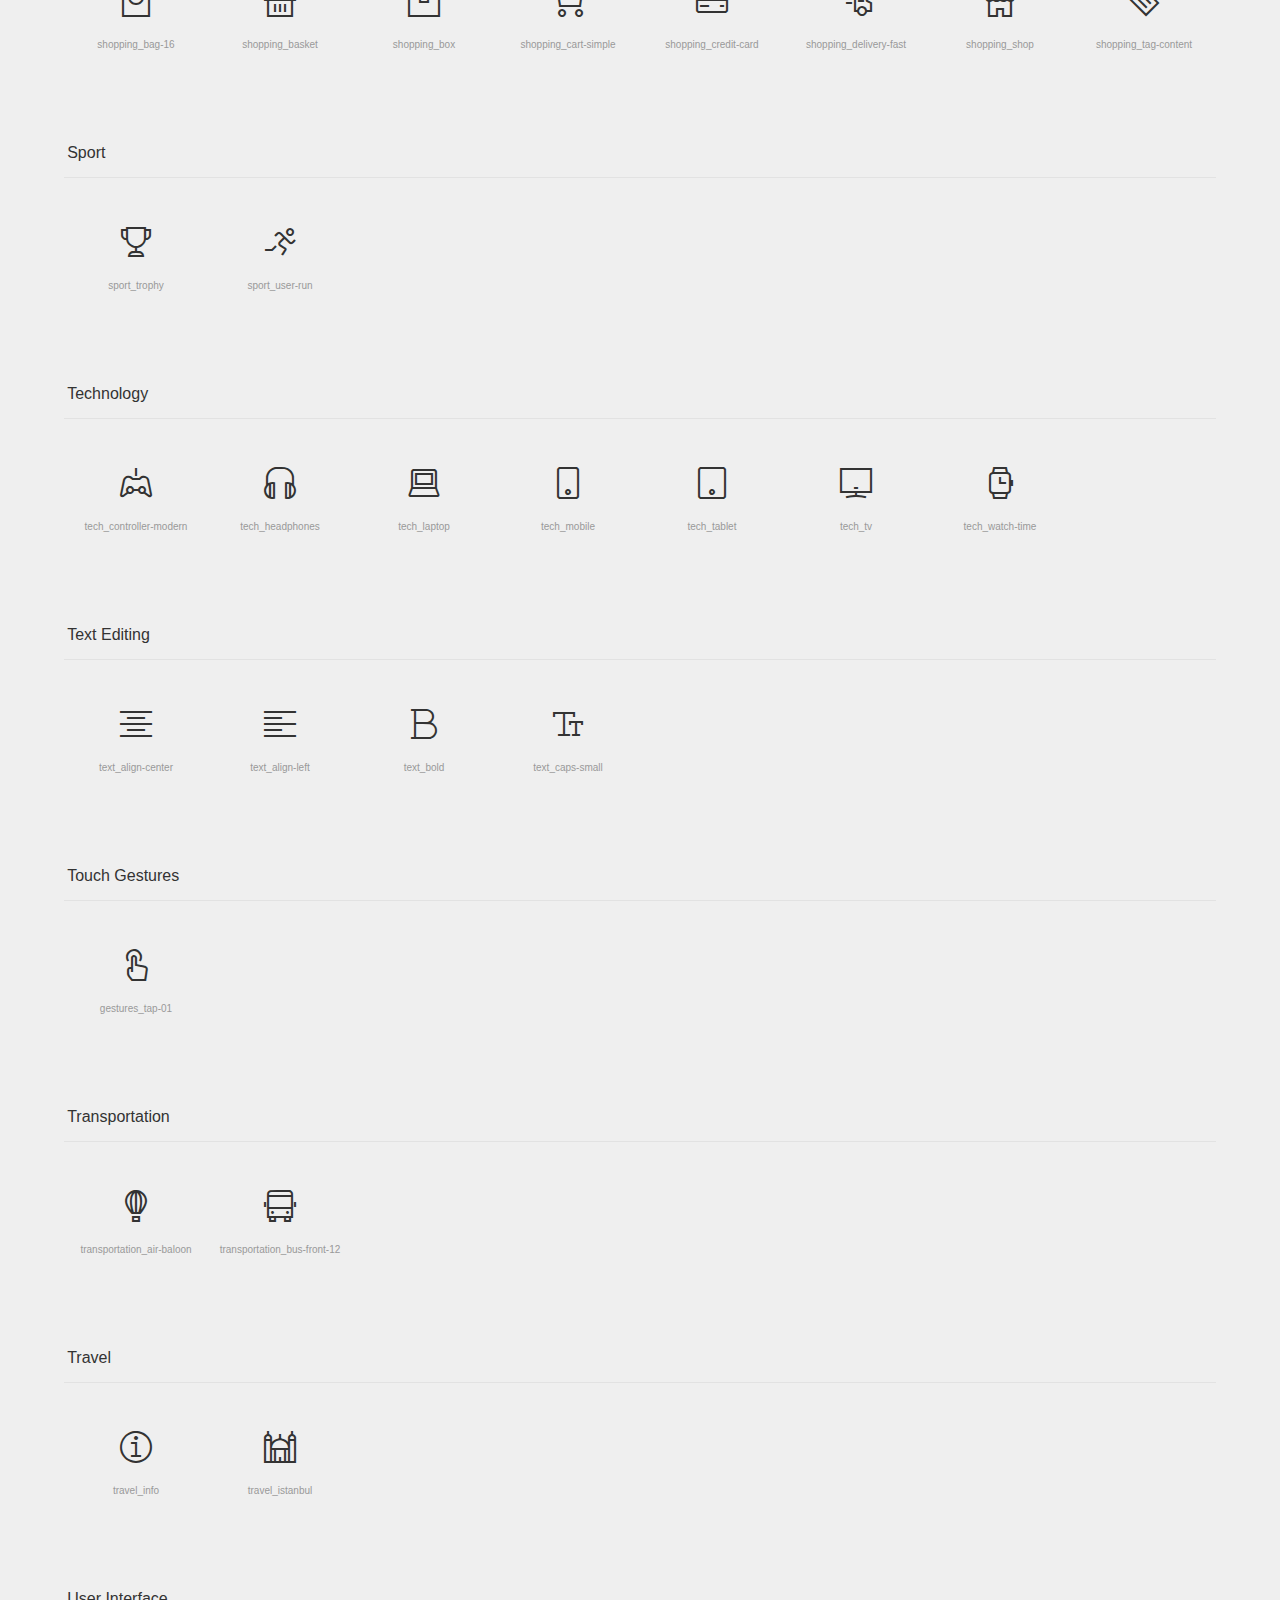
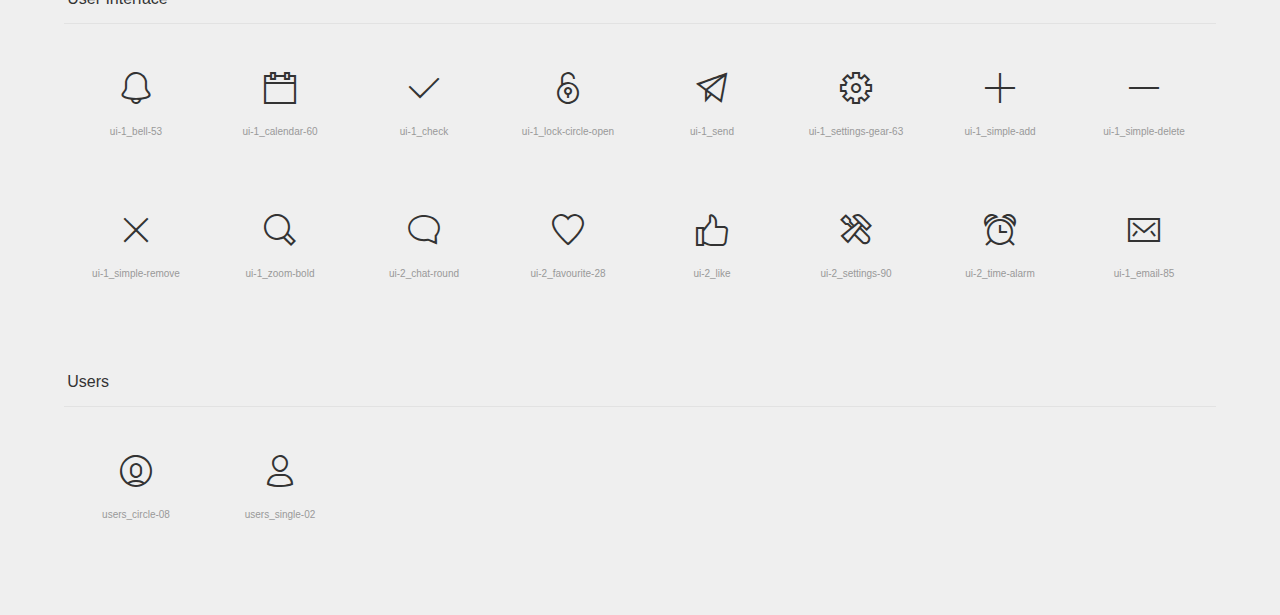
<file: admin/nucleo-icons.html>
<!doctype html>
<html lang="en">

<head>
  <meta charset="UTF-8">
  <meta name="viewport" content="width=device-width, initial-scale=1">
  <link rel="stylesheet" href="./assets/css/now-ui-dashboard.css">
  <link rel="shortcut icon" href="./assets/img/favicon.png">
  <title>Nucleo Outline Web Font</title>
  <script src="https://code.jquery.com/jquery-3.3.1.min.js" integrity="sha256-FgpCb/KJQlLNfOu91ta32o/NMZxltwRo8QtmkMRdAu8=" crossorigin="anonymous"></script>
  <style media="screen">
    /* http://meyerweb.com/eric/tools/css/reset/
	 v2.0 | 20110126
	 License: none (public domain)
  */

    html,
    body,
    div,
    span,
    applet,
    object,
    iframe,
    h1,
    h2,
    h3,
    h4,
    h5,
    h6,
    p,
    blockquote,
    pre,
    a,
    abbr,
    acronym,
    address,
    big,
    cite,
    code,
    del,
    dfn,
    em,
    img,
    ins,
    kbd,
    q,
    s,
    samp,
    small,
    strike,
    strong,
    sub,
    sup,
    tt,
    var,
    b,
    u,
    i,
    center,
    dl,
    dt,
    dd,
    ol,
    ul,
    li,
    fieldset,
    form,
    label,
    legend,
    table,
    caption,
    tbody,
    tfoot,
    thead,
    tr,
    th,
    td,
    article,
    aside,
    canvas,
    details,
    embed,
    figure,
    figcaption,
    footer,
    header,
    hgroup,
    menu,
    nav,
    output,
    ruby,
    section,
    summary,
    time,
    mark,
    audio,
    video {
      margin: 0;
      padding: 0;
      border: 0;
      font-size: 100%;
      font: inherit;
      vertical-align: baseline;
    }

    /* HTML5 display-role reset for older browsers */
    article,
    aside,
    details,
    figcaption,
    figure,
    footer,
    header,
    hgroup,
    menu,
    nav,
    section,
    main {
      display: block;
    }

    body {
      line-height: 1;
    }

    ol,
    ul {
      list-style: none;
    }

    blockquote,
    q {
      quotes: none;
    }

    blockquote:before,
    blockquote:after,
    q:before,
    q:after {
      content: '';
      content: none;
    }

    table {
      border-collapse: collapse;
      border-spacing: 0;
    }



    /* --------------------------------

  Nucleo Outline Web Font - nucleoapp.com/
  License - nucleoapp.com/license/
  Created using IcoMoon - icomoon.io

  -------------------------------- */

    /* --------------------------------

  Primary style

  -------------------------------- */
    *,
    *::after,
    *::before {
      box-sizing: border-box;
    }

    html {
      font-size: 62.5%;
    }

    body {
      font-size: 1.6rem;
      font-family: sans-serif;
      color: #333333;
      background: #efefef;
    }

    a {
      color: #766acf;
      text-decoration: none;
    }

    /* --------------------------------

  Main components

  -------------------------------- */
    header {
      text-align: center;
      padding: 120px 0 0;
    }

    header h1 {
      font-size: 2rem;
    }

    header p {
      font-size: 1.4rem;
      margin-top: .6em;
    }

    header a:hover {
      text-decoration: underline;
    }

    section {
      width: 90%;
      max-width: 1200px;
      margin: 50px auto;
    }

    section h2 {
      border-bottom: 1px solid #e2e2e2;
      padding: 0 0 1em .2em;
      margin-bottom: 1em;
    }

    ul::after {
      clear: both;
      content: "";
      display: table;
    }

    ul li {
      width: 25%;
      float: left;
      padding: 16px 0;
      text-align: center;
      border-radius: .25em;
      -webkit-transition: background 0.2s;
      -moz-transition: background 0.2s;
      transition: background 0.2s;
      -webkit-user-select: none;
      -moz-user-select: none;
      -ms-user-select: none;
      user-select: none;
      overflow: hidden;
    }

    ul li:hover {
      background: #dbdbdb;
    }

    ul p,
    ul em,
    ul input {
      display: inline-block;
      font-size: 1rem;
      color: #999999;
      -webkit-user-select: auto;
      -moz-user-select: auto;
      -ms-user-select: auto;
      user-select: auto;
      white-space: nowrap;
      width: 100%;
      overflow: hidden;
      text-overflow: ellipsis;
      cursor: pointer;
    }

    ul p {
      padding: 10px;
      margin-top: 10px;
    }

    ul p::selection,
    ul em::selection {
      background: #766acf;
      color: #efefef;
    }

    ul em {
      margin-bottom: 8px;
    }

    ul em::before {
      content: '[';
    }

    ul em::after {
      content: ']';
    }

    ul input {
      text-align: center;
      background: transparent;
      border: none;
      box-shadow: none;
      outline: none;
    }

    @media only screen and (min-width: 768px) {
      ul li {
        width: 20%;
        float: left;
      }
    }

    @media only screen and (min-width: 1024px) {
      ul li {
        width: 12.5%;
        float: left;
        padding: 32px 0;
      }
    }

    /* --------------------------------

  Smart fixed navigation

  -------------------------------- */

    #cd-nav ul {
      /* mobile first */
      position: fixed;
      width: 90%;
      max-width: 400px;
      max-height: 90%;
      right: 5%;
      bottom: 5%;
      border-radius: 0.25em;
      box-shadow: 0 0 10px rgba(0, 0, 0, 0.1);
      background: white;
      visibility: hidden;
      /* remove overflow:hidden if you want to create a drop-down menu - but then remember to fix/eliminate the list items animation */
      overflow: hidden;
      overflow-y: auto;
      z-index: 1;
      /* Force Hardware Acceleration in WebKit */
      -webkit-backface-visibility: hidden;
      backface-visibility: hidden;
      -webkit-transform: scale(0);
      -moz-transform: scale(0);
      -ms-transform: scale(0);
      -o-transform: scale(0);
      transform: scale(0);
      -webkit-transform-origin: 100% 100%;
      -moz-transform-origin: 100% 100%;
      -ms-transform-origin: 100% 100%;
      -o-transform-origin: 100% 100%;
      transform-origin: 100% 100%;
      -webkit-transition: -webkit-transform 0.3s, visibility 0s 0.3s;
      -moz-transition: -moz-transform 0.3s, visibility 0s 0.3s;
      transition: transform 0.3s, visibility 0s 0.3s;
    }

    #cd-nav ul li {
      /* Force Hardware Acceleration in WebKit */
      -webkit-backface-visibility: hidden;
      backface-visibility: hidden;
      display: block;
      width: 100%;
      padding: 0;
      text-align: left;
    }

    #cd-nav ul li:hover {
      background-color: #FFF;
    }

    #cd-nav ul.is-visible {
      visibility: visible;
      -webkit-transform: scale(1);
      -moz-transform: scale(1);
      -ms-transform: scale(1);
      -o-transform: scale(1);
      transform: scale(1);
      -webkit-transition: -webkit-transform 0.3s, visibility 0s 0s;
      -moz-transition: -moz-transform 0.3s, visibility 0s 0s;
      transition: transform 0.3s, visibility 0s 0s;
    }

    #cd-nav li a {
      display: block;
      padding: 1em;
      font-size: 1.2rem;
      border-bottom: 1px solid #eff2f6;
    }

    #cd-nav li a:hover {
      color: #333333;
    }

    #cd-nav li:last-child a {
      border-bottom: none;
    }

    .cd-nav-trigger {
      position: fixed;
      bottom: 5%;
      right: 5%;
      width: 44px;
      height: 44px;
      background: white;
      border-radius: 0.25em;
      box-shadow: 0 0 10px rgba(0, 0, 0, 0.1);
      /* image replacement */
      overflow: hidden;
      text-indent: 100%;
      white-space: nowrap;
      z-index: 2;
    }

    .cd-nav-trigger span {
      /* the span element is used to create the menu icon */
      position: absolute;
      display: block;
      width: 20px;
      height: 2px;
      background: #333333;
      top: 50%;
      margin-top: -1px;
      left: 50%;
      margin-left: -10px;
      -webkit-transition: background 0.3s;
      -moz-transition: background 0.3s;
      transition: background 0.3s;
    }

    .cd-nav-trigger span::before,
    .cd-nav-trigger span::after {
      content: '';
      position: absolute;
      left: 0;
      background: inherit;
      width: 100%;
      height: 100%;
      /* Force Hardware Acceleration in WebKit */
      -webkit-transform: translateZ(0);
      -moz-transform: translateZ(0);
      -ms-transform: translateZ(0);
      -o-transform: translateZ(0);
      transform: translateZ(0);
      -webkit-backface-visibility: hidden;
      backface-visibility: hidden;
      -webkit-transition: -webkit-transform 0.3s, background 0s;
      -moz-transition: -moz-transform 0.3s, background 0s;
      transition: transform 0.3s, background 0s;
    }

    .cd-nav-trigger span::before {
      top: -6px;
      -webkit-transform: rotate(0);
      -moz-transform: rotate(0);
      -ms-transform: rotate(0);
      -o-transform: rotate(0);
      transform: rotate(0);
    }

    .cd-nav-trigger span::after {
      bottom: -6px;
      -webkit-transform: rotate(0);
      -moz-transform: rotate(0);
      -ms-transform: rotate(0);
      -o-transform: rotate(0);
      transform: rotate(0);
    }

    .cd-nav-trigger.menu-is-open {
      box-shadow: none;
    }

    .cd-nav-trigger.menu-is-open span {
      background: rgba(232, 74, 100, 0);
    }

    .cd-nav-trigger.menu-is-open span::before,
    .cd-nav-trigger.menu-is-open span::after {
      background: #333333;
    }

    .cd-nav-trigger.menu-is-open span::before {
      top: 0;
      -webkit-transform: rotate(135deg);
      -moz-transform: rotate(135deg);
      -ms-transform: rotate(135deg);
      -o-transform: rotate(135deg);
      transform: rotate(135deg);
    }

    .cd-nav-trigger.menu-is-open span::after {
      bottom: 0;
      -webkit-transform: rotate(225deg);
      -moz-transform: rotate(225deg);
      -ms-transform: rotate(225deg);
      -o-transform: rotate(225deg);
      transform: rotate(225deg);
    }

    .now-ui-icons {
      display: inline-block;
      font: normal normal normal 32px/1 'Nucleo Outline';
      speak: none;
      text-transform: none;
      -webkit-font-smoothing: antialiased;
      -moz-osx-font-smoothing: grayscale;
    }
  </style>
</head>

<body>
  <header>
    <h1>Nucleo Outline Web Font v2.9</h1>
    <p><a href="https://nucleoapp.com/?ref=creativetim">nucleoapp.com</a></p>
  </header>
  <div id="cd-nav">
    <a id="cd-nav-trigger" href="#0" class="cd-nav-trigger">Menu<span></span></a>
    <nav>
      <ul id="cd-main-nav">
        <li><a href="#arrows">Arrows</a></li>
        <li><a href="#business">Business &amp; Finance</a></li>
        <li><a href="#clothes">Clothes &amp; Accessories</a></li>
        <li><a href="#design">Design &amp; Development</a></li>
        <li><a href="#emoticons">Emoticons</a></li>
        <li><a href="#files">Files &amp; Folders</a></li>
        <li><a href="#medical">Healthcare &amp; Medical</a></li>
        <li><a href="#loaders">Loaders</a></li>
        <li><a href="#maps">Maps &amp; Location</a></li>
        <li><a href="#media">Media</a></li>
        <li><a href="#objects">Objects</a></li>
        <li><a href="#school">School &amp; Education</a></li>
        <li><a href="#shopping">Shopping</a></li>
        <li><a href="#sport">Sport</a></li>
        <li><a href="#technology">Technology</a></li>
        <li><a href="#text">Text Editing</a></li>
        <li><a href="#gestures">Touch Gestures</a></li>
        <li><a href="#transportation">Transportation</a></li>
        <li><a href="#travel">Travel</a></li>
        <li><a href="#interface">User Interface</a></li>
        <li><a href="#users">Users</a></li>
      </ul>
    </nav>
  </div>
  <div id="icons-wrapper">
    <section id="arrows">
      <h2>Arrows</h2>
      <ul>
        <li>
          <i class="now-ui-icons arrows-1_cloud-download-93"></i>
          <p>arrows-1_cloud-download-93</p>
        </li>
        <li>
          <i class="now-ui-icons arrows-1_cloud-upload-94"></i>
          <p>arrows-1_cloud-upload-94</p>
        </li>
        <li>
          <i class="now-ui-icons arrows-1_minimal-down"></i>
          <p>arrows-1_minimal-down</p>
        </li>
        <li>
          <i class="now-ui-icons arrows-1_minimal-left"></i>
          <p>arrows-1_minimal-left</p>
        </li>
        <li>
          <i class="now-ui-icons arrows-1_minimal-right"></i>
          <p>arrows-1_minimal-right</p>
        </li>
        <li>
          <i class="now-ui-icons arrows-1_minimal-up"></i>
          <p>arrows-1_minimal-up</p>
        </li>
        <li>
          <i class="now-ui-icons arrows-1_refresh-69"></i>
          <p>arrows-1_refresh-69</p>
        </li>
        <li>
          <i class="now-ui-icons arrows-1_share-66"></i>
          <p>arrows-1_share-66</p>
        </li>
      </ul>
    </section>
    <section id="business">
      <h2>Business &amp; Finance</h2>
      <ul>
        <li>
          <i class="now-ui-icons business_badge"></i>
          <p>business_badge</p>
        </li>
        <li>
          <i class="now-ui-icons business_bank"></i>
          <p>business_bank</p>
        </li>
        <li>
          <i class="now-ui-icons business_briefcase-24"></i>
          <p>business_briefcase-24</p>
        </li>
        <li>
          <i class="now-ui-icons business_bulb-63"></i>
          <p>business_bulb-63</p>
        </li>
        <li>
          <i class="now-ui-icons business_chart-bar-32"></i>
          <p>business_chart-bar-32</p>
        </li>
        <li>
          <i class="now-ui-icons business_chart-pie-36"></i>
          <p>business_chart-pie-36</p>
        </li>
        <li>
          <i class="now-ui-icons business_globe"></i>
          <p>business_globe</p>
        </li>
        <li>
          <i class="now-ui-icons business_money-coins"></i>
          <p>business_money-coins</p>
        </li>
      </ul>
    </section>
    <section id="clothes">
      <h2>Clothes &amp; Accessories</h2>
      <ul>
        <li>
          <i class="now-ui-icons clothes_tie-bow"></i>
          <p>clothes_tie-bow</p>
        </li>
      </ul>
    </section>
    <section id="design">
      <h2>Design &amp; Development</h2>
      <ul>
        <li>
          <i class="now-ui-icons design_app"></i>
          <p>design_app</p>
        </li>
        <li>
          <i class="now-ui-icons design_bullet-list-67"></i>
          <p>design_bullet-list-67</p>
        </li>
        <li>
          <i class="now-ui-icons design_image"></i>
          <p>design_image</p>
        </li>
        <li>
          <i class="now-ui-icons design_palette"></i>
          <p>design_palette</p>
        </li>
        <li>
          <i class="now-ui-icons design_scissors"></i>
          <p>design_scissors</p>
        </li>
        <li>
          <i class="now-ui-icons design_vector"></i>
          <p>design_vector</p>
        </li>
        <li>
          <i class="now-ui-icons design-2_html5"></i>
          <p>design-2_html5</p>
        </li>
        <li>
          <i class="now-ui-icons design-2_ruler-pencil"></i>
          <p>design-2_ruler-pencil</p>
        </li>
      </ul>
    </section>
    <section id="emoticons">
      <h2>Emoticons</h2>
      <ul>
        <li>
          <i class="now-ui-icons emoticons_satisfied"></i>
          <p>emoticons_satisfied</p>
        </li>
      </ul>
    </section>
    <section id="files">
      <h2>Files &amp; Folders</h2>
      <ul>
        <li>
          <i class="now-ui-icons files_box"></i>
          <p>files_box</p>
        </li>
        <li>
          <i class="now-ui-icons files_paper"></i>
          <p>files_paper</p>
        </li>
        <li>
          <i class="now-ui-icons files_single-copy-04"></i>
          <p>files_single-copy-04</p>
        </li>
      </ul>
    </section>
    <section id="medical">
      <h2>Healthcare &amp; Medical</h2>
      <ul>
        <li>
          <i class="now-ui-icons health_ambulance"></i>
          <p>health_ambulance</p>
        </li>
      </ul>
    </section>
    <section id="loaders">
      <h2>Loaders</h2>
      <ul>
        <li>
          <i class="now-ui-icons loader_gear spin"></i>
          <p>loader_gear</p>
        </li>
        <li>
          <i class="now-ui-icons loader_refresh spin"></i>
          <p>loader_refresh</p>
        </li>
      </ul>
    </section>
    <section id="maps">
      <h2>Maps &amp; Location</h2>
      <ul>
        <li>
          <i class="now-ui-icons location_bookmark"></i>
          <p>location_bookmark</p>
        </li>
        <li>
          <i class="now-ui-icons location_compass-05"></i>
          <p>location_compass-05</p>
        </li>
        <li>
          <i class="now-ui-icons location_map-big"></i>
          <p>location_map-big</p>
        </li>
        <li>
          <i class="now-ui-icons location_pin"></i>
          <p>location_pin</p>
        </li>
        <li>
          <i class="now-ui-icons location_world"></i>
          <p>location_world</p>
        </li>
      </ul>
    </section>
    <section id="media">
      <h2>Media</h2>
      <ul>
        <li>
          <i class="now-ui-icons media-1_album"></i>
          <p>media-1_album</p>
        </li>
        <li>
          <i class="now-ui-icons media-1_button-pause"></i>
          <p>media-1_button-pause</p>
        </li>
        <li>
          <i class="now-ui-icons media-1_button-play"></i>
          <p>media-1_button-play</p>
        </li>
        <li>
          <i class="now-ui-icons media-1_button-power"></i>
          <p>media-1_button-power</p>
        </li>
        <li>
          <i class="now-ui-icons media-1_camera-compact"></i>
          <p>media-1_camera-compact</p>
        </li>
        <li>
          <i class="now-ui-icons media-2_note-03"></i>
          <p>media-2_note-03</p>
        </li>
        <li>
          <i class="now-ui-icons media-2_sound-wave"></i>
          <p>media-2_sound-wave</p>
        </li>
      </ul>
    </section>
    <section id="objects">
      <h2>Objects</h2>
      <ul>
        <li>
          <i class="now-ui-icons objects_diamond"></i>
          <p>objects_diamond</p>
        </li>
        <li>
          <i class="now-ui-icons objects_globe"></i>
          <p>objects_globe</p>
        </li>
        <li>
          <i class="now-ui-icons objects_key-25"></i>
          <p>objects_key-25</p>
        </li>
        <li>
          <i class="now-ui-icons objects_planet"></i>
          <p>objects_planet</p>
        </li>
        <li>
          <i class="now-ui-icons objects_spaceship"></i>
          <p>objects_spaceship</p>
        </li>
        <li>
          <i class="now-ui-icons objects_support-17"></i>
          <p>objects_support-17</p>
        </li>
        <li>
          <i class="now-ui-icons objects_umbrella-13"></i>
          <p>objects_umbrella-13</p>
        </li>
      </ul>
    </section>
    <section id="school">
      <h2>School &amp; Education</h2>
      <ul>
        <li>
          <i class="now-ui-icons education_agenda-bookmark"></i>
          <p>education_agenda-bookmark</p>
        </li>
        <li>
          <i class="now-ui-icons education_atom"></i>
          <p>education_atom</p>
        </li>
        <li>
          <i class="now-ui-icons education_glasses"></i>
          <p>education_glasses</p>
        </li>
        <li>
          <i class="now-ui-icons education_hat"></i>
          <p>education_hat</p>
        </li>
        <li>
          <i class="now-ui-icons education_paper"></i>
          <p>education_paper</p>
        </li>
      </ul>
    </section>
    <section id="shopping">
      <h2>Shopping</h2>
      <ul>
        <li>
          <i class="now-ui-icons shopping_bag-16"></i>
          <p>shopping_bag-16</p>
        </li>
        <li>
          <i class="now-ui-icons shopping_basket"></i>
          <p>shopping_basket</p>
        </li>
        <li>
          <i class="now-ui-icons shopping_box"></i>
          <p>shopping_box</p>
        </li>
        <li>
          <i class="now-ui-icons shopping_cart-simple"></i>
          <p>shopping_cart-simple</p>
        </li>
        <li>
          <i class="now-ui-icons shopping_credit-card"></i>
          <p>shopping_credit-card</p>
        </li>
        <li>
          <i class="now-ui-icons shopping_delivery-fast"></i>
          <p>shopping_delivery-fast</p>
        </li>
        <li>
          <i class="now-ui-icons shopping_shop"></i>
          <p>shopping_shop</p>
        </li>
        <li>
          <i class="now-ui-icons shopping_tag-content"></i>
          <p>shopping_tag-content</p>
        </li>
      </ul>
    </section>
    <section id="sport">
      <h2>Sport</h2>
      <ul>
        <li>
          <i class="now-ui-icons sport_trophy"></i>
          <p>sport_trophy</p>
        </li>
        <li>
          <i class="now-ui-icons sport_user-run"></i>
          <p>sport_user-run</p>
        </li>
      </ul>
    </section>
    <section id="technology">
      <h2>Technology</h2>
      <ul>
        <li>
          <i class="now-ui-icons tech_controller-modern"></i>
          <p>tech_controller-modern</p>
        </li>
        <li>
          <i class="now-ui-icons tech_headphones"></i>
          <p>tech_headphones</p>
        </li>
        <li>
          <i class="now-ui-icons tech_laptop"></i>
          <p>tech_laptop</p>
        </li>
        <li>
          <i class="now-ui-icons tech_mobile"></i>
          <p>tech_mobile</p>
        </li>
        <li>
          <i class="now-ui-icons tech_tablet"></i>
          <p>tech_tablet</p>
        </li>
        <li>
          <i class="now-ui-icons tech_tv"></i>
          <p>tech_tv</p>
        </li>
        <li>
          <i class="now-ui-icons tech_watch-time"></i>
          <p>tech_watch-time</p>
        </li>
      </ul>
    </section>
    <section id="text">
      <h2>Text Editing</h2>
      <ul>
        <li>
          <i class="now-ui-icons text_align-center"></i>
          <p>text_align-center</p>
        </li>
        <li>
          <i class="now-ui-icons text_align-left"></i>
          <p>text_align-left</p>
        </li>
        <li>
          <i class="now-ui-icons text_bold"></i>
          <p>text_bold</p>
        </li>
        <li>
          <i class="now-ui-icons text_caps-small"></i>
          <p>text_caps-small</p>
        </li>
      </ul>
    </section>
    <section id="gestures">
      <h2>Touch Gestures</h2>
      <ul>
        <li>
          <i class="now-ui-icons gestures_tap-01"></i>
          <p>gestures_tap-01</p>
        </li>
      </ul>
    </section>
    <section id="transportation">
      <h2>Transportation</h2>
      <ul>
        <li>
          <i class="now-ui-icons transportation_air-baloon"></i>
          <p>transportation_air-baloon</p>
        </li>
        <li>
          <i class="now-ui-icons transportation_bus-front-12"></i>
          <p>transportation_bus-front-12</p>
        </li>
      </ul>
    </section>
    <section id="travel">
      <h2>Travel</h2>
      <ul>
        <li>
          <i class="now-ui-icons travel_info"></i>
          <p>travel_info</p>
        </li>
        <li>
          <i class="now-ui-icons travel_istanbul"></i>
          <p>travel_istanbul</p>
        </li>
      </ul>
    </section>
    <section id="interface">
      <h2>User Interface</h2>
      <ul>
        <li>
          <i class="now-ui-icons ui-1_bell-53"></i>
          <p>ui-1_bell-53</p>
        </li>
        <li>
          <i class="now-ui-icons ui-1_calendar-60"></i>
          <p>ui-1_calendar-60</p>
        </li>
        <li>
          <i class="now-ui-icons ui-1_check"></i>
          <p>ui-1_check</p>
        </li>
        <li>
          <i class="now-ui-icons ui-1_lock-circle-open"></i>
          <p>ui-1_lock-circle-open</p>
        </li>
        <li>
          <i class="now-ui-icons ui-1_send"></i>
          <p>ui-1_send</p>
        </li>
        <li>
          <i class="now-ui-icons ui-1_settings-gear-63"></i>
          <p>ui-1_settings-gear-63</p>
        </li>
        <li>
          <i class="now-ui-icons ui-1_simple-add"></i>
          <p>ui-1_simple-add</p>
        </li>
        <li>
          <i class="now-ui-icons ui-1_simple-delete"></i>
          <p>ui-1_simple-delete</p>
        </li>
        <li>
          <i class="now-ui-icons ui-1_simple-remove"></i>
          <p>ui-1_simple-remove</p>
        </li>
        <li>
          <i class="now-ui-icons ui-1_zoom-bold"></i>
          <p>ui-1_zoom-bold</p>
        </li>
        <li>
          <i class="now-ui-icons ui-2_chat-round"></i>
          <p>ui-2_chat-round</p>
        </li>
        <li>
          <i class="now-ui-icons ui-2_favourite-28"></i>
          <p>ui-2_favourite-28</p>
        </li>
        <li>
          <i class="now-ui-icons ui-2_like"></i>
          <p>ui-2_like</p>
        </li>
        <li>
          <i class="now-ui-icons ui-2_settings-90"></i>
          <p>ui-2_settings-90</p>
        </li>
        <li>
          <i class="now-ui-icons ui-2_time-alarm"></i>
          <p>ui-2_time-alarm</p>
        </li>
        <li>
          <i class="now-ui-icons ui-1_email-85"></i>
          <p>ui-1_email-85</p>
        </li>
      </ul>
    </section>
    <section id="users">
      <h2>Users</h2>
      <ul>
        <li>
          <i class="now-ui-icons users_circle-08"></i>
          <p>users_circle-08</p>
        </li>
        <li>
          <i class="now-ui-icons users_single-02"></i>
          <p>users_single-02</p>
        </li>
      </ul>
    </section>
  </div>
  <script>
    function SelectText(element) {
      var doc = document,
        text = element,
        range, selection;
      if (doc.body.createTextRange) {
        range = document.body.createTextRange();
        range.moveToElementText(text);
        range.select();
      } else if (window.getSelection) {
        selection = window.getSelection();
        range = document.createRange();
        range.selectNodeContents(text);
        selection.removeAllRanges();
        selection.addRange(range);
      }
    }

    function hasClass(ele, cls) {
      return !!ele.getAttribute('class').match(new RegExp('(\\s|^)' + cls + '(\\s|$)'));
    }

    window.onload = function() {
      var trigger = document.getElementById('cd-nav-trigger'),
        menu = document.getElementById('cd-main-nav'),
        menuItems = menu.getElementsByTagName('li');
      trigger.onclick = function toggleMenu() {
        if (hasClass(trigger, 'menu-is-open')) {
          trigger.setAttribute('class', 'cd-nav-trigger');
          menu.setAttribute('class', '');
        } else {
          trigger.setAttribute('class', 'cd-nav-trigger menu-is-open');
          menu.setAttribute('class', 'is-visible');
        }
      }

      for (var i = 0; i < menuItems.length; i++) {
        menuItems[i].onclick = function closeMenu() {
          trigger.setAttribute('class', 'cd-nav-trigger');
          menu.setAttribute('class', '');
        }
      }
    }
  </script>
</body>

</html>
</file>
<file: home/css/style.css>
@charset "UTF-8";
/*
* Trunk version 2.0.1
*/
/*
* Contexts
*/
.context-dark, .bg-gray-800, .bg-gray-700, .bg-primary,
.context-dark h1,
.bg-gray-800 h1,
.bg-gray-700 h1,
.bg-primary h1, .context-dark h2, .bg-gray-800 h2, .bg-gray-700 h2, .bg-primary h2, .context-dark h3, .bg-gray-800 h3, .bg-gray-700 h3, .bg-primary h3, .context-dark h4, .bg-gray-800 h4, .bg-gray-700 h4, .bg-primary h4, .context-dark h5, .bg-gray-800 h5, .bg-gray-700 h5, .bg-primary h5, .context-dark h6, .bg-gray-800 h6, .bg-gray-700 h6, .bg-primary h6, .context-dark [class^='heading-'], .bg-gray-800 [class^='heading-'], .bg-gray-700 [class^='heading-'], .bg-primary [class^='heading-'] {
	color: #ffffff;
}

a:focus,
button:focus {
	outline: none !important;
}

button::-moz-focus-inner {
	border: 0;
}

*:focus {
	outline: none;
}

blockquote {
	padding: 0;
	margin: 0;
}

input,
button,
select,
textarea {
	outline: none;
}

label {
	margin-bottom: 0;
}

p {
	margin: 0;
}

ul,
ol {
	list-style: none;
	padding: 0;
	margin: 0;
}

ul li,
ol li {
	display: block;
}

dl {
	margin: 0;
}

dt,
dd {
	line-height: inherit;
}

dt {
	font-weight: inherit;
}

dd {
	margin-bottom: 0;
}

cite {
	font-style: normal;
}

form {
	margin-bottom: 0;
}

blockquote {
	padding-left: 0;
	border-left: 0;
}

address {
	margin-top: 0;
	margin-bottom: 0;
}

figure {
	margin-bottom: 0;
}

html p a:hover {
	text-decoration: none;
}

/*
* Typography
*/
body {
	font-family: "Roboto", sans-serif;
	font-size: 17px;
	line-height: 1.64706;
	font-weight: 400;
	color: #ffffff;
	background-color: #ffffff;
	-webkit-text-size-adjust: none;
	-webkit-font-smoothing: subpixel-antialiased;
}

h1, h2, h3, h4, h5, h6, [class^='heading-'] {
	margin-top: 0;
	margin-bottom: 0;
	font-weight: 500;
	color: black;
	font-family: "Rubik", sans-serif;
}

h1 a, h2 a, h3 a, h4 a, h5 a, h6 a, [class^='heading-'] a {
	color: inherit;
}

h1 a:hover, h2 a:hover, h3 a:hover, h4 a:hover, h5 a:hover, h6 a:hover, [class^='heading-'] a:hover {
	color: #ff7f63;
}

h1,
.heading-1 {
	font-size: 32px;
	line-height: 1.5;
	font-weight: bold;
}

@media (min-width: 768px) {
	h1,
	.heading-1 {
		font-size: 55px;
		line-height: 1.07273;
	}
}

h2,
.heading-2 {
	font-size: 28px;
	line-height: 1.5;
}

@media (min-width: 1200px) {
	h2,
	.heading-2 {
		font-size: 43px;
		line-height: 1.62791;
		letter-spacing: 0.02em;
	}
}

h3,
.heading-3 {
	font-size: 24px;
	line-height: 1.5;
}

@media (min-width: 1200px) {
	h3,
	.heading-3 {
		font-size: 33px;
		line-height: 1.33333;
		letter-spacing: 0.02em;
	}
}

h4,
.heading-4 {
	font-size: 22px;
	line-height: 1.2;
}

@media (min-width: 1200px) {
	h4,
	.heading-4 {
		font-size: 22px;
		line-height: 1.36364;
	}
}

h5,
.heading-5 {
	font-weight: 300;
	color: rgba(255, 255, 255, 0.8);
	font-size: 18px;
	line-height: 1.5;
	font-family: "Roboto", sans-serif;
}

@media (min-width: 992px) {
	h5,
	.heading-5 {
		font-size: 20px;
		line-height: 28px;
	}
}

h6,
.heading-6 {
	font-size: 18px;
	line-height: 1.5;
}

@media (min-width: 1200px) {
	h6,
	.heading-6 {
		font-size: 17px;
		line-height: 1.41176;
	}
}

small,
.small {
	display: block;
	font-size: 12px;
	line-height: 1.5;
}

.smal-2 {
	font-size: 12px;
	font-weight: 500;
}

mark,
.mark {
	padding: 3px 5px;
	color: #ffffff;
	background: #ff7f63;
}

.big {
	font-size: 18px;
	line-height: 1.55556;
}

.lead {
	font-size: 24px;
	line-height: 34px;
	font-weight: 300;
}

code {
	padding: 3px 5px;
	border-radius: 0.2rem;
	font-size: 90%;
	color: #111111;
	background: #edeff4;
}

p [data-toggle='tooltip'] {
	padding-left: .25em;
	padding-right: .25em;
	color: #ff7f63;
}

p [style*='max-width'] {
	display: inline-block;
}

::selection {
	background: #ff7f63;
	color: #ffffff;
}

::-moz-selection {
	background: #ff7f63;
	color: #ffffff;
}

.text-black {
	color: black !important;
}

.text-white {
	color: white !important;
}

.text-white-lighter {
	color: rgba(255, 255, 255, 0.5);
}

.text-white-lighter-2 {
	color: rgba(255, 255, 255, 0.8) !important;
}

.text-primary {
	color: #ff7f63 !important;
}

.text-third {
	color: rgba(0, 0, 0, 0.7) !important;
}

/*
* Brand
*/
.brand {
	display: inline-block;
}

.brand .brand-logo-light {
	display: none;
}

.brand .brand-logo-dark {
	display: block;
}

/*
* Links
*/
a {
	transition: all 0.3s ease-in-out;
}

a, a:focus, a:active, a:hover {
	text-decoration: none;
}

a, a:focus, a:active {
	color: #ff7f63;
}

a:hover {
	color: #ff4017;
}

a[href*='tel'], a[href*='mailto'] {
	white-space: nowrap;
}

.link-hover {
	color: #ff4017;
}

.link-press {
	color: #ff4017;
}

* + .privacy-link {
	margin-top: 25px;
}

/*
* Blocks
*/
.block-center, .block-lg {
	margin-left: auto;
	margin-right: auto;
}

.block-sm {
	max-width: 400px;
}

@media (min-width: 1200px) {
	.block-md {
		max-width: 270px;
	}
}

.block-lg {
	max-width: 768px;
}

.block-center {
	padding: 10px;
}

.block-center:hover .block-center-header {
	background-color: #ff7f63;
}

.block-center-title {
	background-color: #ffffff;
}

@media (max-width: 1599.98px) {
	.block-center {
		padding: 20px;
	}
	.block-center:hover .block-center-header {
		background-color: #ffffff;
	}
	.block-center-header {
		background-color: #ff7f63;
	}
}

/*
* Boxes
*/
.box-minimal {
	text-align: center;
}

.box-minimal .box-minimal-icon {
	font-size: 50px;
	line-height: 50px;
	color: #ff7f63;
}

.box-minimal-divider {
	width: 36px;
	height: 4px;
	margin-left: auto;
	margin-right: auto;
	background: #ff7f63;
}

.box-minimal-text {
	width: 100%;
	max-width: 320px;
	margin-left: auto;
	margin-right: auto;
}

* + .box-minimal {
	margin-top: 30px;
}

* + .box-minimal-title {
	margin-top: 10px;
}

* + .box-minimal-divider {
	margin-top: 20px;
}

* + .box-minimal-text {
	margin-top: 15px;
}

.context-dark .box-minimal p, .bg-gray-800 .box-minimal p, .bg-gray-700 .box-minimal p, .bg-primary .box-minimal p {
	color: #ffffff;
}

.box-counter {
	position: relative;
	color: rgba(0, 0, 0, 0.8);
	text-align: center;
}

@media (min-width: 1200px) {
	.box-counter {
		text-align: left;
		padding-left: 100px;
	}
}

.box-counter-title {
	display: inline-block;
	font-family: "Rubik", sans-serif;
	font-size: 16px;
	line-height: 1.3;
	letter-spacing: -.025em;
}

.box-counter-main {
	font-family: "Rubik", sans-serif;
	font-size: 24px;
	font-weight: 400;
	line-height: 1.2;
	display: inline-block;
	background: #ff7f63;
	color: white;
	min-width: 114px;
	padding: 17px 30px;
	position: relative;
}

@media (min-width: 576px) {
	.box-counter-main::after {
		content: '';
		position: absolute;
		bottom: -15px;
		right: -15px;
		width: 66px;
		height: 66px;
		border: solid #ff7f63;
		border-width: 0 1px 1px 0;
	}
}

.box-counter-main > * {
	display: inline;
	font: inherit;
}

.box-counter-main .small {
	font-size: 20px;
}

.box-counter-main .small_top {
	position: relative;
	top: .2em;
	vertical-align: top;
}

* + .box-counter-title {
	margin-top: 10px;
}

* + .box-counter-main {
	margin-top: 20px;
}

* + .box-counter-divider {
	margin-top: 10px;
}

@media (min-width: 768px) {
	.box-counter-title {
		font-size: 22px;
	}
}

@media (min-width: 1200px) {
	.box-counter-main {
		font-size: 24px;
	}
	.box-counter-main .small {
		font-size: 20px;
	}
	* + .box-counter-main {
		margin-top: 30px;
	}
	* + .box-counter-divider {
		margin-top: 15px;
	}
	* + .box-counter-title {
		margin-top: 18px;
	}
}

.bg-primary .box-counter {
	color: #ffffff;
}

.bg-primary .box-counter-divider::after {
	background: #ffffff;
}

/*
* Element groups
*/
html .group {
	margin-bottom: -20px;
	margin-left: -15px;
}

html .group:empty {
	margin-bottom: 0;
	margin-left: 0;
}

html .group > * {
	display: inline-block;
	margin-top: 0;
	margin-bottom: 20px;
	margin-left: 15px;
}

html .group-sm {
	margin-bottom: -10px;
	margin-left: -10px;
}

html .group-sm:empty {
	margin-bottom: 0;
	margin-left: 0;
}

html .group-sm > * {
	display: inline-block;
	margin-top: 0;
	margin-bottom: 10px;
	margin-left: 10px;
}

html .group-xl {
	margin-bottom: -20px;
	margin-left: -30px;
}

html .group-xl:empty {
	margin-bottom: 0;
	margin-left: 0;
}

html .group-xl > * {
	display: inline-block;
	margin-top: 0;
	margin-bottom: 20px;
	margin-left: 30px;
}

@media (min-width: 992px) {
	html .group-xl {
		margin-bottom: -20px;
		margin-left: -45px;
	}
	html .group-xl > * {
		margin-bottom: 20px;
		margin-left: 45px;
	}
}

html .group-middle {
	display: inline-flex;
	align-items: center;
}

html .group-custom {
	display: flex;
	align-items: center;
	justify-content: center;
	flex-wrap: wrap;
	max-width: 100%;
}

html .group-custom > * {
	flex: 0 1 100%;
	padding-left: 20px;
	padding-right: 20px;
}

@media (min-width: 576px) {
	html .group-custom {
		flex-wrap: nowrap;
	}
	html .group-custom > * {
		flex: 1 1 auto;
	}
}

* + .group-sm {
	margin-top: 30px;
}

* + .group-xl {
	margin-top: 20px;
}

/*
* Responsive units
*/
.unit {
	display: flex;
	flex: 0 1 100%;
	margin-bottom: -30px;
	margin-left: -20px;
}

.unit > * {
	margin-bottom: 30px;
	margin-left: 20px;
}

.unit:empty {
	margin-bottom: 0;
	margin-left: 0;
}

.unit-body {
	flex: 0 1 auto;
}

.unit-left,
.unit-right {
	flex: 0 0 auto;
	max-width: 100%;
}

.unit-spacing-xs {
	margin-bottom: -15px;
	margin-left: -7px;
}

.unit-spacing-xs > * {
	margin-bottom: 15px;
	margin-left: 7px;
}

/*
* Lists
*/
/*
* Vertical list
*/
.list > li + li {
	margin-top: 10px;
}

.list-xs > li + li {
	margin-top: 5px;
}

.list-sm > li + li {
	margin-top: 10px;
}

.list-md > li + li {
	margin-top: 18px;
}

.list-lg > li + li {
	margin-top: 25px;
}

.list-xl > li + li {
	margin-top: 30px;
}

@media (min-width: 768px) {
	.list-xl > li + li {
		margin-top: 60px;
	}
}

/*
* List inline
*/
.list-inline > li {
	display: inline-block;
}

html .list-inline-md {
	transform: translate3d(0, -8px, 0);
	margin-bottom: -8px;
	margin-left: -10px;
	margin-right: -10px;
}

html .list-inline-md > * {
	margin-top: 8px;
	padding-left: 10px;
	padding-right: 10px;
}

@media (min-width: 992px) {
	html .list-inline-md {
		margin-left: -15px;
		margin-right: -15px;
	}
	html .list-inline-md > * {
		padding-left: 15px;
		padding-right: 15px;
	}
}

/*
* List social
*/
.list-social li {
	font-size: 17px;
	margin-right: 44px;
	margin-top: 20px;
	display: block;
}

.list-social li a {
	color: rgba(255, 255, 255, 0.3);
	transition: 0.4s all ease;
}

.list-social li a:hover {
	color: #ff7f63;
	transition: 0.4s all ease;
}

@media (min-width: 576px) {
	.list-social li {
		display: inline-block;
		margin-top: 0;
	}
}

/*
* List terms
*/
.list-terms dt + dd {
	margin-top: 5px;
}

.list-terms dd + dt {
	margin-top: 25px;
}

* + .list-terms {
	margin-top: 25px;
}

/*
* Index list
*/
.index-list {
	counter-reset: li;
}

.index-list > li .list-index-counter:before {
	content: counter(li, decimal-leading-zero);
	counter-increment: li;
}

/*
* Marked list
*/
.list-marked {
	text-align: left;
}

.list-marked > li {
	position: relative;
	padding-left: 25px;
}

.list-marked > li::before {
	position: absolute;
	display: inline-block;
	left: 0;
	top: 1px;
	min-width: 25px;
	content: '\f105';
	font: 400 14px/24px 'FontAwesome';
	color: #b7b7b7;
}

.list-marked > li + li {
	margin-top: 4px;
}

* + .list-marked {
	margin-top: 15px;
}

p + .list-marked {
	margin-top: 10px;
}

/*
* Ordered List
*/
.list-ordered {
	counter-reset: li;
	text-align: left;
}

.list-ordered > li {
	position: relative;
	padding-left: 25px;
}

.list-ordered > li:before {
	position: absolute;
	content: counter(li, decimal) ".";
	counter-increment: li;
	top: 0;
	left: 0;
	display: inline-block;
	width: 15px;
	color: #b7b7b7;
}

.list-ordered > li + li {
	margin-top: 10px;
}

* + .list-ordered {
	margin-top: 15px;
}

/*
* Images
*/
img {
	display: inline-block;
	max-width: 100%;
	height: auto;
}

.img-responsive {
	width: 100%;
}

/*
* Icons
*/
.icon {
	display: inline-block;
	font-size: 16px;
	line-height: 1;
}

.icon::before {
	position: relative;
	display: inline-block;
	font-weight: 400;
	font-style: normal;
	speak: none;
	text-transform: none;
}

.icon-circle {
	border-radius: 50%;
}

/*
* Tables custom
*/
.table-custom {
	width: 100%;
	max-width: 100%;
	text-align: left;
	background: #ffffff;
	border-collapse: collapse;
}

.table-custom th,
.table-custom td {
	color: #353a43;
	background: #ffffff;
}

.table-custom th {
	padding: 35px 24px;
	font-size: 14px;
	font-weight: 700;
	letter-spacing: .05em;
	text-transform: uppercase;
	background: #f9f9f9;
}

@media (max-width: 991.98px) {
	.table-custom th {
		padding-top: 20px;
		padding-bottom: 20px;
	}
}

.table-custom td {
	padding: 17px 24px;
}

.table-custom tbody tr:first-child td {
	border-top: 0;
}

.table-custom tr td {
	border-bottom: 1px solid #c4c4c4;
}

.table-custom tfoot td {
	font-weight: 700;
}

* + .table-custom-responsive {
	margin-top: 30px;
}

@media (min-width: 768px) {
	* + .table-custom-responsive {
		margin-top: 40px;
	}
}

.table-custom.table-custom-primary thead th {
	color: #ffffff;
	background: #ff7f63;
	border: 0;
}

.table-custom.table-custom-primary tbody tr:hover td {
	background: #f9f9f9;
}

.table-custom.table-custom-bordered tr td:first-child {
	border-left: 0;
}

.table-custom.table-custom-bordered tr td:last-child {
	border-right: 0;
}

.table-custom.table-custom-bordered td {
	border: 1px solid #c4c4c4;
}

.table-custom.table-custom-bordered tbody > tr:first-of-type > td {
	border-top: 0;
}

.table-custom.table-custom-striped {
	border-bottom: 1px solid #c4c4c4;
}

.table-custom.table-custom-striped tbody tr:nth-of-type(odd) td {
	background: transparent;
}

.table-custom.table-custom-striped tbody tr:nth-of-type(even) td {
	background: #f9f9f9;
}

.table-custom.table-custom-striped tbody td {
	border: 0;
}

.table-custom.table-custom-striped tfoot td:not(:first-child) {
	border-left: 0;
}

@media (max-width: 991.98px) {
	.table-custom-responsive {
		display: block;
		width: 100%;
		overflow-x: auto;
		-ms-overflow-style: -ms-autohiding-scrollbar;
	}
	.table-custom-responsive.table-bordered {
		border: 0;
	}
}

/*
* Dividers
*/
hr {
	margin-top: 0;
	margin-bottom: 0;
	border-top: 1px solid #f9f9f9;
}

.divider {
	font-size: 0;
	line-height: 0;
}

.divider::after {
	content: '';
	display: inline-block;
	width: 60px;
	height: 2px;
	background-color: #ff7f63;
}

/*
* Buttons
*/
.button {
	position: relative;
	overflow: hidden;
	display: inline-block;
	border: 2px solid;
	font-family: "Rubik", sans-serif;
	font-weight: 500;
	letter-spacing: 0.005em;
	text-transform: uppercase;
	white-space: nowrap;
	text-overflow: ellipsis;
	text-align: center;
	cursor: pointer;
	vertical-align: middle;
	user-select: none;
	transition: 250ms all ease-in-out;
	box-shadow: 8px 8px 20px rgba(0, 0, 0, 0.15);
	padding: 18px 35px;
	font-size: 17px;
	line-height: 1.25;
	padding-top: 18px;
	padding-bottom: 16px;
}

.button-block {
	display: block;
	width: 100%;
}

.button-default, .button-default:focus {
	color: #c4c4c4;
	background-color: #353a43;
	border-color: #353a43;
}

.button-default:hover, .button-default:active, .button-default.active {
	color: #ffffff;
	background-color: #ff7f63;
	border-color: #ff7f63;
}

.button-default.button-ujarak::before {
	background: #ff7f63;
}

.button-gray-100, .button-gray-100:focus {
	color: #3b424f;
	background-color: #edeff4;
	border-color: #edeff4;
}

.button-gray-100:hover, .button-gray-100:active, .button-gray-100.active {
	color: #3b424f;
	background-color: #dde1ea;
	border-color: #dde1ea;
}

.button-gray-100.button-ujarak::before {
	background: #dde1ea;
}

.button-primary, .button-primary:focus {
	color: #ffffff;
	background-color: #ff7f63;
	border-color: #ff7f63;
}

.button-primary:hover, .button-primary:active, .button-primary.active {
	color: #ffffff;
	background-color: rgba(255, 255, 255, 0.4);
	border-color: rgba(255, 255, 255, 0.4);
}

.button-primary.button-ujarak::before {
	background: rgba(255, 255, 255, 0.4);
}

.button-secondary {
	font-size: 15px;
	color: rgba(255, 255, 255, 0.4);
	font-family: "Rubik", sans-serif;
	font-weight: 500;
	display: inline-block;
	transition: .3s ease-in-out;
}

.button-secondary:hover, .button-secondary:active {
	color: #ff7f63;
	transition: .3s ease-in-out;
}

.button-default-outline, .button-default-outline:focus {
	color: #c4c4c4;
	background-color: transparent;
	border-color: #353a43;
}

.button-default-outline:hover, .button-default-outline:active, .button-default-outline.active {
	color: #ffffff;
	background-color: #ff7f63;
	border-color: #ff7f63;
}

.button-default-outline.button-ujarak::before {
	background: #ff7f63;
}

.button-ghost {
	border: 0;
	background-color: transparent;
}

.button-ghost:hover, .button-ghost:active {
	color: #ffffff;
	background: #ff7f63;
}

.button-facebook, .button-facebook:focus {
	color: #ffffff;
	background-color: #4d70a8;
	border-color: #4d70a8;
}

.button-facebook:hover, .button-facebook:active, .button-facebook.active {
	color: #ffffff;
	background-color: #456497;
	border-color: #456497;
}

.button-facebook.button-ujarak::before {
	background: #456497;
}

.button-twitter, .button-twitter:focus {
	color: #ffffff;
	background-color: #02bcf3;
	border-color: #02bcf3;
}

.button-twitter:hover, .button-twitter:active, .button-twitter.active {
	color: #ffffff;
	background-color: #02a8da;
	border-color: #02a8da;
}

.button-twitter.button-ujarak::before {
	background: #02a8da;
}

.button-google, .button-google:focus {
	color: #ffffff;
	background-color: #e2411e;
	border-color: #e2411e;
}

.button-google:hover, .button-google:active, .button-google.active {
	color: #ffffff;
	background-color: #cc3a1a;
	border-color: #cc3a1a;
}

.button-google.button-ujarak::before {
	background: #cc3a1a;
}

.button-shadow {
	box-shadow: 0 9px 21px 0 rgba(196, 196, 196, 0.15);
}

.button-shadow:hover {
	box-shadow: 0 9px 10px 0 rgba(196, 196, 196, 0.15);
}

.button-shadow:focus, .button-shadow:active {
	box-shadow: none;
}

.button-ujarak {
	position: relative;
	z-index: 0;
	transition: background .4s, border-color .4s, color .4s;
}

.button-ujarak::before {
	content: '';
	position: absolute;
	top: 0;
	left: 0;
	width: 100%;
	height: 100%;
	background: #ff7f63;
	z-index: -1;
	opacity: 0;
	transform: scale3d(0.7, 1, 1);
	transition: transform 0.42s, opacity 0.42s;
	border-radius: inherit;
}

.button-ujarak, .button-ujarak::before {
	transition-timing-function: cubic-bezier(0.2, 1, 0.3, 1);
}

.button-ujarak:hover {
	transition: background .4s .4s, border-color .4s 0s, color .2s 0s;
}

.button-ujarak:hover::before {
	opacity: 1;
	transform: translate3d(0, 0, 0) scale3d(1, 1, 1);
}

.button-xs {
	padding: 8px 17px;
}

.button-sm {
	padding: 5px 25px;
	font-size: 12px;
	line-height: 1.5;
}

.button-lg {
	padding: 12px 50px;
	font-size: 14px;
	line-height: 1.5;
}

.button-xl {
	padding: 16px 50px;
	font-size: 16px;
	line-height: 28px;
}

@media (min-width: 992px) {
	.button-xl {
		padding: 20px 80px;
	}
}

.button-circle {
	border-radius: 30px;
}

.button-round-1 {
	border-radius: 5px;
}

.button-round-2 {
	border-radius: 10px;
}

.button.button-icon {
	display: flex;
	justify-content: center;
	align-items: center;
	vertical-align: middle;
}

.button.button-icon .icon {
	position: relative;
	display: inline-block;
	vertical-align: middle;
	color: inherit;
	font-size: 1.55em;
	line-height: 1em;
}

.button.button-icon-left .icon {
	padding-right: 11px;
}

.button.button-icon-right {
	flex-direction: row-reverse;
}

.button.button-icon-right .icon {
	padding-left: 11px;
}

.button.button-icon.button-link .icon {
	top: 5px;
	font-size: 1em;
}

.button.button-icon.button-xs .icon {
	top: .05em;
	font-size: 1.2em;
	padding-right: 8px;
}

.button.button-icon.button-xs .button-icon-right {
	padding-left: 8px;
}

.btn-primary {
	border-radius: 3px;
	font-family: "Rubik", sans-serif;
	font-weight: 500;
	letter-spacing: .05em;
	text-transform: uppercase;
	transition: .33s;
}

.btn-primary, .btn-primary:active, .btn-primary:focus {
	color: #ffffff;
	background: #ff7f63;
	border-color: #ff7f63;
}

.btn-primary:hover {
	color: #ffffff;
	background: #000000;
	border-color: #000000;
}

/*
* Form styles
*/
.rd-form {
	position: relative;
	text-align: left;
}

.rd-form .button {
	padding-top: 10px;
	padding-bottom: 10px;
	padding-left: 10px;
	padding-right: 10px;
	min-height: 60px;
	max-width: 390px;
	margin-right: auto;
	margin-left: auto;
}

* + .rd-form {
	margin-top: 20px;
}

input:-webkit-autofill ~ label,
input:-webkit-autofill ~ .form-validation {
	color: #000000 !important;
}

.form-wrap {
	position: relative;
	z-index: 1;
}

.form-wrap.has-error .form-input {
	border-color: #f5543f;
}

.form-wrap.has-focus .form-input {
	border-color: #ff7f63;
}

.form-wrap + * {
	margin-top: 20px;
}

.form-input {
	display: block;
	width: 100%;
	min-height: 60px;
	padding: 11px 14px 11px 0px;
	font-size: 16px;
	font-weight: 400;
	line-height: 27px;
	color: #ffffff;
	background-color: transparent;
	background-image: none;
	border-radius: 0;
	-webkit-appearance: none;
	transition: .3s ease-in-out;
	border: none;
	border-bottom: 1px solid rgba(255, 255, 255, 0.3);
}

.form-input:focus {
	outline: 0;
}

textarea.form-input {
	height: 135px;
	min-height: 60px;
	max-height: 230px;
	resize: vertical;
}

.form-label,
.form-label-outside {
	margin-bottom: 0;
	color: #ffffff;
	font-weight: 400;
}

.form-label {
	position: absolute;
	top: 30px;
	left: 0;
	right: 0;
	padding-left: 0;
	padding-right: 0;
	font-size: 16px;
	font-weight: 400;
	line-height: 27px;
	pointer-events: none;
	text-align: left;
	z-index: 9;
	transition: .25s;
	will-change: transform;
	transform: translateY(-50%);
}

.form-label.focus {
	opacity: 0;
}

.form-label.auto-fill {
	color: #ffffff;
}

.form-label-outside {
	width: 100%;
	margin-bottom: 4px;
}

@media (min-width: 768px) {
	.form-label-outside {
		position: static;
	}
	.form-label-outside, .form-label-outside.focus, .form-label-outside.auto-fill {
		transform: none;
	}
}

[data-x-mode='true'] .form-label {
	pointer-events: auto;
}

.form-validation {
	position: absolute;
	right: 8px;
	top: 100%;
	z-index: 11;
	margin-top: 2px;
	font-size: 9px;
	font-weight: 400;
	line-height: 12px;
	letter-spacing: 0;
	color: #f5543f;
	transition: .3s;
}

.form-validation-left .form-validation {
	top: 100%;
	right: auto;
	left: 0;
}

#form-output-global {
	position: fixed;
	bottom: 30px;
	left: 15px;
	z-index: 2000;
	visibility: hidden;
	transform: translate3d(-500px, 0, 0);
	transition: .3s all ease;
}

#form-output-global.active {
	visibility: visible;
	transform: translate3d(0, 0, 0);
}

@media (min-width: 576px) {
	#form-output-global {
		left: 30px;
	}
}

.form-output {
	position: absolute;
	top: 100%;
	left: 0;
	font-size: 10px;
	font-weight: 400;
	line-height: 1.2;
	margin-top: 2px;
	transition: .3s;
	opacity: 0;
	visibility: hidden;
}

.form-output.active {
	opacity: 1;
	visibility: visible;
}

.form-output.error {
	color: #f5543f;
}

.form-output.success {
	color: #98bf44;
}

.radio .radio-custom,
.radio-inline .radio-custom,
.checkbox .checkbox-custom,
.checkbox-inline .checkbox-custom {
	opacity: 0;
}

.radio .radio-custom, .radio .radio-custom-dummy,
.radio-inline .radio-custom,
.radio-inline .radio-custom-dummy,
.checkbox .checkbox-custom,
.checkbox .checkbox-custom-dummy,
.checkbox-inline .checkbox-custom,
.checkbox-inline .checkbox-custom-dummy {
	position: absolute;
	left: 0;
	width: 14px;
	height: 14px;
	outline: none;
	cursor: pointer;
}

.radio .radio-custom-dummy,
.radio-inline .radio-custom-dummy,
.checkbox .checkbox-custom-dummy,
.checkbox-inline .checkbox-custom-dummy {
	pointer-events: none;
	background: #ffffff;
}

.radio .radio-custom-dummy::after,
.radio-inline .radio-custom-dummy::after,
.checkbox .checkbox-custom-dummy::after,
.checkbox-inline .checkbox-custom-dummy::after {
	position: absolute;
	opacity: 0;
	transition: .22s;
}

.radio .radio-custom:focus,
.radio-inline .radio-custom:focus,
.checkbox .checkbox-custom:focus,
.checkbox-inline .checkbox-custom:focus {
	outline: none;
}

.radio input,
.radio-inline input,
.checkbox input,
.checkbox-inline input {
	position: absolute;
	width: 1px;
	height: 1px;
	padding: 0;
	overflow: hidden;
	clip: rect(0, 0, 0, 0);
	white-space: nowrap;
	border: 0;
}

.radio-custom:checked + .radio-custom-dummy:after,
.checkbox-custom:checked + .checkbox-custom-dummy:after {
	opacity: 1;
}

.radio,
.radio-inline {
	padding-left: 28px;
}

.radio .radio-custom-dummy,
.radio-inline .radio-custom-dummy {
	top: 1px;
	left: 0;
	width: 18px;
	height: 18px;
	border-radius: 50%;
	border: 1px solid #b7b7b7;
}

.radio .radio-custom-dummy::after,
.radio-inline .radio-custom-dummy::after {
	content: '';
	top: 3px;
	right: 3px;
	bottom: 3px;
	left: 3px;
	background: #353a43;
	border-radius: inherit;
}

.checkbox,
.checkbox-inline {
	padding-left: 28px;
}

.checkbox .checkbox-custom-dummy,
.checkbox-inline .checkbox-custom-dummy {
	left: 0;
	width: 18px;
	height: 18px;
	margin: 0;
	border: 1px solid #b7b7b7;
}

.checkbox .checkbox-custom-dummy::after,
.checkbox-inline .checkbox-custom-dummy::after {
	content: '\f222';
	font-family: "Material Design Icons";
	position: absolute;
	top: -1px;
	left: -2px;
	font-size: 20px;
	line-height: 18px;
	color: #c4c4c4;
}

.toggle-custom {
	padding-left: 60px;
	-webkit-appearance: none;
}

.toggle-custom:checked ~ .checkbox-custom-dummy::after {
	background: #ff7f63;
	transform: translate(20px, -50%);
}

.toggle-custom ~ .checkbox-custom-dummy {
	position: relative;
	display: inline-block;
	margin-top: -1px;
	width: 44px;
	height: 20px;
	background: transparent;
	cursor: pointer;
}

.toggle-custom ~ .checkbox-custom-dummy::after {
	content: '';
	position: absolute;
	display: inline-block;
	width: 16px;
	height: 16px;
	left: 0;
	top: 50%;
	background: #b7b7b7;
	transform: translate(4px, -50%);
	opacity: 1;
	transition: .22s;
}

.rd-form-inline {
	display: flex;
	flex-wrap: wrap;
	align-items: stretch;
	text-align: center;
	transform: translate3d(0, -8px, 0);
	margin-bottom: -8px;
	margin-left: -4px;
	margin-right: -4px;
}

.rd-form-inline > * {
	margin-top: 8px;
	padding-left: 4px;
	padding-right: 4px;
}

.rd-form-inline > * {
	margin-top: 0;
}

.rd-form-inline .form-wrap {
	flex-grow: 1;
	min-width: 185px;
}

.rd-form-inline .form-wrap-select {
	text-align: left;
}

.rd-form-inline .form-button {
	flex-shrink: 0;
	max-width: calc(100% - 10px);
	min-height: 60px;
}

.rd-form-inline .form-button .button {
	min-height: inherit;
}

@media (min-width: 576px) {
	.rd-form-inline .button {
		display: block;
	}
}

.rd-form-inline.rd-form-inline-centered {
	justify-content: center;
}

.form-sm .form-input,
.form-sm .button {
	padding-top: 9px;
	padding-bottom: 9px;
	min-height: 40px;
}

.form-sm .form-validation {
	top: -16px;
}

.form-sm .form-label {
	top: 20px;
}

.form-sm * + .button {
	margin-top: 10px;
}

.form-lg .form-input,
.form-lg .form-label,
.form-lg .select2-container .select2-choice {
	font-size: 16px;
}

.form-lg .form-input,
.form-lg .select2-container .select2-choice {
	font-size: 16px;
	padding-top: 16px;
	padding-bottom: 16px;
}

.form-lg .form-input,
.form-lg .select2-container .select2-choice {
	min-height: 58px;
}

.form-lg .form-button {
	min-height: 60px;
}

.form-lg .form-label {
	top: 30px;
}

/*
* Posts
*/
/*
* Quotes
*/
.quote {
	padding: 20px;
	background: #353a43;
}

.quote-text {
	font-weight: 300;
	font-style: italic;
	color: rgba(255, 255, 255, 0.8);
}

.quote-cite {
	display: block;
	font-family: "Rubik", sans-serif;
	font-size: 15px;
	font-weight: 500;
	text-transform: uppercase;
	color: rgba(255, 255, 255, 0.4);
}

.quote-right {
	margin-top: 15px;
}

* + .quote-cite {
	margin-top: 10px;
}

@media (min-width: 768px) {
	.quote-text {
		font-size: 24px;
	}
	.quote {
		display: flex;
		justify-content: space-between;
		align-items: center;
	}
	.quote-left {
		flex: 0 1 80%;
	}
	.quote-right {
		flex: 0 0 auto;
		margin-top: 0;
		margin-left: 15px;
	}
	.quote-cite {
		text-align: center;
	}
}

@media (min-width: 992px) {
	.quote {
		padding: 74px 113px 66px;
	}
	.quote-left {
		flex: 0 1 60%;
	}
	.quote-right {
		flex: 0 1 auto;
	}
}

/*
* Thumbnails
*/
.figure-light figcaption {
	padding-top: 10px;
	color: #b7b7b7;
}

/*
* Snackbars
*/
.snackbars {
	padding: 9px 16px;
	margin-left: auto;
	margin-right: auto;
	color: #ffffff;
	text-align: left;
	background-color: #3b424f;
	border-radius: 0;
	box-shadow: 0 1px 4px 0 rgba(0, 0, 0, 0.15);
	font-size: 14px;
}

.snackbars .icon-xxs {
	font-size: 18px;
}

.snackbars p span:last-child {
	padding-left: 14px;
}

.snackbars-left {
	display: inline-block;
	margin-bottom: 0;
}

.snackbars-right {
	display: inline-block;
	float: right;
	text-transform: uppercase;
}

.snackbars-right:hover {
	text-decoration: underline;
}

@media (min-width: 576px) {
	.snackbars {
		max-width: 540px;
		padding: 12px 15px;
		font-size: 15px;
	}
}

/*
* Footers
*/
.footer-classic {
	padding: 60px 0;
}

.footer-classic .title {
	font-size: 15px;
	font-weight: 500;
	font-family: "Rubik", sans-serif;
	text-transform: uppercase;
}

.footer-classic .info {
	font-weight: 300;
}

.footer-classic .info a {
	color: white;
}

.footer-classic .info a:hover {
	color: #ff7f63;
}

.footer-classic .list-custom li {
	display: inline-block;
	margin-right: 15px;
}

.footer-classic .list-custom li a {
	color: rgba(255, 255, 255, 0.3);
}

.footer-classic .list-custom li a:hover {
	color: #ff7f63;
}

.footer-classic .list-custom li .icon {
	font-size: 22px;
}

/*
* Intro
*/
.intro {
	position: relative;
	z-index: 1;
}

.intro br {
	display: none;
}

@media (min-width: 576px) {
	.intro br {
		display: block;
	}
}

@media (min-width: 1200px) {
	.intro {
		display: flex;
	}
}

@media (min-width: 1200px) {
	.intro .intro-left {
		position: relative;
		z-index: 1;
		flex-basis: 61%;
		margin: 88px -136px 128px 94px;
	}
}

.intro .intro-right {
	padding: 50px 17px;
	background: #353a43;
}

@media (min-width: 768px) {
	.intro .intro-right {
		padding: 50px 150px;
	}
}

@media (min-width: 1200px) {
	.intro .intro-right {
		position: relative;
		flex-basis: 39%;
		flex-grow: 1;
		padding: 200px 156px 200px 180px;
		min-height: 100vh;
		color: white;
	}
	.intro .intro-right::before {
		content: '';
		position: absolute;
		top: 46px;
		bottom: 46px;
		left: 0;
		right: 82px;
		border: 2px solid rgba(255, 255, 255, 0.15);
		border-left-width: 0;
		pointer-events: none;
	}
}

@media (min-width: 1600px) {
	.intro .intro-right {
		padding: 200px 156px 200px 238px;
	}
}

/*
* Decorative
*/
.decorative-letter {
	position: relative;
	text-transform: uppercase;
}

.decorative-letter::before {
	content: attr(data-letter);
	position: absolute;
	top: 0;
	left: 0;
	transform: translate(-40%, -27%);
	font-size: calc( 100% * 2.37);
	font-weight: inherit;
	line-height: inherit;
	color: rgba(255, 255, 255, 0.1);
}

@media (min-width: 992px) {
	.decorative-line {
		position: relative;
		padding-left: 80px;
	}
	.decorative-line::before {
		content: '';
		position: absolute;
		top: 50%;
		left: -20px;
		width: 80px;
		border-bottom: 1px solid;
		opacity: .3;
	}
}

.badge-modern {
	font-size: 15px;
	position: absolute;
	z-index: 1;
	width: 188px;
	left: 0;
	font-family: "Rubik", sans-serif;
	font-weight: 500;
	line-height: 20px;
	background: #ff7f63;
	text-transform: uppercase;
	color: #ffffff;
	padding: 7px 4px 6px 25px;
	border-radius: 0 0 10px 0;
	display: none;
}

@media (min-width: 576px) {
	.badge-modern {
		top: 32%;
		display: block;
	}
}

@media (min-width: 768px) {
	.badge-modern {
		top: 40%;
	}
}

@media (min-width: 992px) {
	.badge-modern {
		top: 33%;
	}
}

@media (min-width: 1200px) {
	.badge-modern {
		top: 527px;
		left: 80px;
	}
	.badge-modern::after {
		content: '';
		position: absolute;
		bottom: -17px;
		left: 0;
		width: 0;
		height: 0;
		border-style: solid;
		border-width: 0 15px 17px 0;
		border-color: transparent #ec6445 transparent transparent;
	}
}

.decorative-border {
	position: relative;
}

.decorative-border:after {
	content: '';
	position: absolute;
	bottom: -4px;
	left: 0;
	width: 100%;
	border-bottom: 1px solid rgba(255, 255, 255, 0.2);
	transition: 0.5s all ease;
}

.decorative-border:hover:after {
	border-bottom: 1px solid #ff7f63;
	transition: 0.5s all ease;
}

.heading-decor {
	position: relative;
	padding-top: 44px;
	padding-bottom: 8px;
}

@media (min-width: 1200px) {
	.heading-decor {
		padding-bottom: 32px;
	}
}

.heading-decor-divider {
	position: absolute;
	top: 0;
	right: 0;
	bottom: 0;
	left: 0;
	pointer-events: none;
}

.heading-decor-divider:before, .heading-decor-divider:after {
	content: '';
	position: absolute;
	width: 158px;
	height: 15px;
	left: 50%;
	transform: translateX(-50%);
	border-left: 2px solid rgba(196, 196, 196, 0.5);
	border-right: 2px solid rgba(196, 196, 196, 0.5);
}

.heading-decor-divider:before {
	top: -10px;
	border-top: 2px solid rgba(196, 196, 196, 0.5);
}

.heading-decor-divider:after {
	bottom: 0;
	border-bottom: 2px solid rgba(196, 196, 196, 0.5);
}

.heading-decor-2 {
	position: relative;
}

.heading-decor-2-divider-2 {
	position: relative;
	top: 0;
	right: 0;
	bottom: 0;
	left: 0;
	pointer-events: none;
}

.heading-decor-2-divider-2:before, .heading-decor-2-divider-2:after {
	content: '';
	position: absolute;
	width: 158px;
	height: 15px;
	left: 0;
	border-left: 2px solid rgba(255, 255, 255, 0.1);
	border-right: 2px solid rgba(255, 255, 255, 0.1);
}

.heading-decor-2-divider-2:before {
	top: -10px;
	border-top: 2px solid rgba(255, 255, 255, 0.1);
}

.heading-decor-2-divider-2:after {
	bottom: -8px;
	border-bottom: 2px solid rgba(255, 255, 255, 0.1);
}

.decorative-quote {
	position: relative;
}

@media (min-width: 768px) {
	.decorative-quote:after {
		position: absolute;
		content: '';
		width: 64px;
		height: 52px;
		top: -25px;
		left: -25px;
		background-image: url(../images/quote-64x52.png);
	}
}

.decorative-line-2 {
	position: relative;
}

@media (min-width: 992px) {
	.decorative-line-2:before {
		content: '';
		position: absolute;
		top: 50%;
		transform: translateX(-50%);
		width: 200%;
		height: 1px;
		background-color: rgba(255, 255, 255, 0.15);
	}
}

.counters-box {
	position: relative;
}

@media (min-width: 1200px) {
	.counters-box:before {
		content: '';
		position: absolute;
		top: 34.6%;
		left: 0;
		width: 100%;
		height: 400px;
		background-color: #3b4250;
	}
}

.counters-box .counters-box-inner {
	position: relative;
	box-shadow: 0px 0px 60px rgba(0, 0, 0, 0.1);
}

.counters-box .counters-box-inner .blockquote-box {
	display: flex;
	justify-content: space-between;
}

.counters-box .counters-box-inner .blockquote-box .left {
	flex-basis: 60%;
}

.counters-box .counters-box-inner .blockquote-box .right {
	flex-basis: 40%;
	display: flex;
	flex-direction: column;
}

.box-service {
	position: relative;
	display: flex;
	flex-direction: column;
	justify-content: center;
	text-align: center;
}

.box-service > * {
	pointer-events: auto;
}

.box-service:before {
	content: '';
	position: absolute;
	left: 50%;
	transform: translateX(-50%);
	bottom: -20px;
	width: 0;
	border-bottom: 1px solid;
	transition: .5s all ease;
}

.box-service .box-service-main {
	position: relative;
	font-size: 35px;
	width: 80px;
	height: 80px;
	line-height: 80px;
	background-color: #353a43;
	overflow: hidden;
	color: white;
	margin: 0 auto;
	z-index: 1;
}

.box-service .box-service-main:after {
	content: '';
	position: absolute;
	top: -260px;
	left: 50%;
	width: 500px;
	height: 200px;
	transform: translateX(-50%) rotate(-45deg);
	background: #ff7f63;
	z-index: 1;
	transition: .5s all ease;
}

.box-service .box-service-main:before {
	position: absolute;
	left: 50%;
	transform: translateX(-50%);
	z-index: 2;
}

.box-service .box-service-title {
	position: relative;
	margin-top: 15px;
	font-family: "Roboto", sans-serif;
	font-weight: 400;
	color: black;
}

.box-service .box-service-title:hover {
	color: #ff7f63;
}

@media (max-width: 767.98px) {
	.box-service .box-service-title {
		font-size: 16px;
	}
}

.box-service .box-service-title:before {
	content: '';
	position: absolute;
	left: 50%;
	transform: translateX(-50%);
	bottom: -20px;
	width: 0;
	border-bottom: 1px solid;
	transition: .5s all ease;
}

@media (min-width: 768px) {
	.box-service .box-service-title {
		margin-top: 40px;
	}
}

.box-service:hover:before {
	color: black;
	width: 80px;
	opacity: 1;
	transition: .5s all ease;
}

.box-service:hover .box-service-main {
	transition: .5s all ease;
}

.box-service:hover .box-service-main:after {
	transition: .5s all ease;
	top: 0;
}

@media (min-width: 768px) {
	.box-service-main + h4 {
		margin-top: 40px;
	}
}

/** @section Work */
.work {
	position: relative;
	display: flex;
	pointer-events: none;
}

@media (max-width: 767.98px) {
	.work {
		max-width: 290px;
		margin-right: auto;
		margin-left: auto;
	}
}

.work > * {
	pointer-events: auto;
}

.work:hover {
	color: #ff7f63;
}

.work:hover .work-caption {
	border-color: #ff7f63;
}

.work:hover .work-caption:first-child {
	border-right-width: 0;
}

@media (min-width: 1600px) {
	.work:hover .work-caption:first-child:before {
		content: '';
		position: absolute;
		width: 160px;
		height: 353px;
		top: 29px;
		left: -1px;
		border: 1px solid #ff7f63;
		transition: border .5s;
		border-right-width: 0;
	}
	.ie-11 .work:hover .work-caption:first-child:before,
	.ie-edge .work:hover .work-caption:first-child:before {
		display: none;
	}
}

.work:hover .work-caption:last-child {
	border-left-width: 0;
}

@media (min-width: 1600px) {
	.work:hover .work-caption:last-child:before {
		content: '';
		position: absolute;
		width: 160px;
		height: 353px;
		top: 29px;
		right: -1px;
		border: 1px solid #ff7f63;
		transition: border .5s;
		border-left-width: 0;
	}
	.ie-11 .work:hover .work-caption:last-child:before,
	.ie-edge .work:hover .work-caption:last-child:before {
		display: none;
	}
}

.work-img {
	width: 100%;
}

.work-img-container {
	flex: 1 1 72%;
}

.work-caption {
	position: absolute;
	top: 0;
	bottom: 0;
	left: 0;
	right: 0;
	flex: 1 0 28%;
	display: flex;
	flex-direction: column;
	align-items: center;
	justify-content: center;
	padding: 44px 28px 44px 34px;
	background-color: rgba(0, 0, 0, 0.4);
}

.work-title {
	font-family: "Roboto", sans-serif;
	font-weight: 400;
	transition: .5s;
}

.work-subtitle {
	font-size: 15px;
	font-weight: 500;
	font-family: "Rubik", sans-serif;
	text-transform: uppercase;
}

@media (min-width: 992px) {
	.work-caption {
		position: static;
		flex-direction: column;
		justify-content: space-between;
		padding: 44px 30px 44px 34px;
		margin: 30px 0;
		border: 1px solid rgba(255, 255, 255, 0.4);
		transition: border .5s;
		background-color: transparent;
	}
	.work-caption:first-child {
		border-right-width: 0;
	}
	.work-caption:last-child {
		border-left-width: 0;
	}
}

.testimonials {
	position: relative;
	z-index: 1;
}

.testimonials:after {
	content: '';
	position: absolute;
	z-index: -1;
	bottom: 0;
	left: 8%;
	width: 530px;
	height: 645px;
	opacity: .3;
	background: url("../images/tesimonials-530x645.png") no-repeat;
}

@media (min-width: 1500px) {
	.testimonials:after {
		opacity: 1;
	}
}

@media (min-width: 1754px) {
	.testimonials:after {
		bottom: 0;
		left: 15%;
	}
}

.testimonials h6 {
	font-family: "Roboto", sans-serif;
}

.box-inner {
	display: flex;
	flex-direction: column;
	text-align: center;
	box-shadow: 4px 10px 35px rgba(0, 0, 0, 0.2);
	border-radius: 6px;
	padding: 26px 25px 23px 36px;
	background: white;
}

@media (min-width: 576px) {
	.box-inner {
		flex-direction: row;
		text-align: left;
	}
}

.box-inner span {
	font-size: 40px;
}

@media (min-width: 576px) {
	.box-inner span {
		margin-right: 30px;
	}
}

.box-inner h4 {
	font-family: "Roboto", sans-serif;
	font-weight: 400;
}

@media (min-width: 576px) {
	.contact {
		background: url("../images/contact-bg-1920-933.jpg") no-repeat center center;
		background-size: cover;
	}
}

.contact-item {
	padding: 50px 17px;
	position: relative;
}

@media (min-width: 576px) {
	.contact-item {
		padding: 100px 100px 90px 15px;
	}
}

.contact-item:before {
	content: '';
	position: absolute;
	display: block;
	top: 0;
	right: 100%;
	height: 100%;
	width: 3000px;
	background-color: inherit;
}

.contact-item:after {
	content: '';
	position: absolute;
	display: block;
	top: 0;
	right: 100%;
	height: 684px;
	width: 521px;
	background: url("../images/contact-back-521x684.png") no-repeat;
}

.ios .modal-open {
	position: fixed;
	width: 100%;
	height: 100%;
}

@media (min-width: 768px) {
	.modal-dialog-custom {
		min-height: 100vh;
		display: flex;
		flex-direction: row;
		flex-wrap: wrap;
		align-items: center;
		justify-content: center;
	}
}

.modal-content {
	background: url("../images/modal-bg.jpg") no-repeat;
	background-size: cover;
	position: relative;
	padding-bottom: 15px;
}

@media (min-width: 1200px) {
	.modal-content {
		width: 696px;
		margin-left: calc(50% - 348px);
		padding: 100px 70px 70px 70px;
	}
}

.modal-header {
	flex-direction: column;
	align-items: center;
	border-bottom: none;
}

.close-button {
	position: absolute;
	color: white;
	top: -10px;
	right: -10px;
	width: 30px;
	height: 30px;
	background-color: #ff7f63;
	border: none;
	font-size: 15px;
	cursor: pointer;
}

@media (min-width: 576px) {
	.close-button {
		font-size: 25px;
		width: 42px;
		height: 42px;
		top: -15px;
		right: -15px;
	}
}

.close-button span {
	position: absolute;
	top: 50%;
	left: 50%;
	transform: translate(-50%, -50%);
}

/*
* Page layout
*/
.page {
	position: relative;
	overflow: hidden;
	min-height: 100vh;
	opacity: 0;
}

.page.fadeIn {
	animation-timing-function: ease-out;
}

.page.fadeOut {
	animation-timing-function: ease-in;
}

[data-x-mode] .page {
	opacity: 1;
}

html.boxed body {
	background: #edeff4 url(../images/bg-pattern-boxed.png) repeat fixed;
}

@media (min-width: 1630px) {
	html.boxed .page {
		max-width: 1600px;
		margin-left: auto;
		margin-right: auto;
		box-shadow: 0 0 23px 0 rgba(1, 1, 1, 0.1);
	}
	html.boxed .rd-navbar-static {
		max-width: 1600px;
		margin-left: auto;
		margin-right: auto;
	}
	html.boxed .rd-navbar-static.rd-navbar--is-stuck {
		max-width: 1600px;
		width: 100%;
		left: calc(50% - 1600px);
		right: calc(50% - 1600px);
	}
}

/*
* Text styling
*/
.text-italic {
	font-style: italic;
}

.text-normal {
	font-style: normal;
}

.text-underline {
	text-decoration: underline;
}

.text-strike {
	text-decoration: line-through;
}

.font-weight-thin {
	font-weight: 100;
}

.font-weight-light {
	font-weight: 300;
}

.font-weight-regular {
	font-weight: 400;
}

.font-weight-medium {
	font-weight: 500;
}

.font-weight-sbold {
	font-weight: 600;
}

.font-weight-bold {
	font-weight: 700;
}

.font-weight-ubold {
	font-weight: 900;
}

.text-spacing-0 {
	letter-spacing: 0;
}

.text-primary {
	color: #ff7f63 !important;
}

.text-box {
	display: inline-block;
	font-size: 15px;
	font-weight: 500;
	font-family: "Rubik", sans-serif;
	letter-spacing: 0.02em;
	border: 1px solid #ff7f63;
	padding: 4px 15px;
}

/*
* Offsets
*/
.offset-top-5 {
	margin-top: 5px;
}

.offset-top-10 {
	margin-top: 10px;
}

.offset-top-15 {
	margin-top: 15px;
}

.offset-top-30 {
	margin-top: 30px;
}

.offset-top-25 {
	padding-top: 25px;
}

.offset-top-20 {
	margin-top: 20px;
}

@media (min-width: 992px) {
	.offset-top-20 {
		margin-top: 0;
	}
}

@media (min-width: 1200px) {
	.offset-top-80 {
		margin-top: 80px;
	}
}

.offset-top-130 {
	margin-top: 60px;
}

@media (min-width: 1200px) {
	.offset-top-130 {
		margin-top: 130px;
	}
}

.offset-top-194 {
	margin-top: 60px;
}

@media (min-width: 1200px) {
	.offset-top-194 {
		margin-top: 194px;
	}
}

@media (max-width: 991.98px) {
	.offset-bottom-90 {
		padding-bottom: 90px !important;
	}
}

@media (min-width: 1200px) {
	.offset-right-66 {
		margin-right: -66px;
	}
}

@media (min-width: 992px) {
	.offset-left-25 {
		margin-left: -25px;
	}
}

h5 + ul {
	margin-top: 30px;
}

@media (min-width: 992px) {
	h5 + ul {
		margin-top: 170px;
	}
}

h1 + h5 {
	margin-top: 45px;
}

h2 + h5 {
	margin-top: 40px;
}

h5 + h6 {
	margin-top: 15px;
}

h2 + p,
.heading-2 + p {
	margin-top: 12px;
}

p + h2,
p + .heading-2 {
	margin-top: 15px;
}

p + p {
	margin-top: 12px;
}

img + p {
	margin-top: 15px;
}

h3 + img {
	margin-top: 42px;
}

* + .big {
	margin-top: 20px;
}

* + .text-block {
	margin-top: 30px;
}

* + .button {
	margin-top: 30px;
}

.button-primary + .button-secondary {
	margin-top: 20px;
	margin-left: 30px;
	margin-right: 30px;
}

@media (min-width: 576px) {
	.button-primary + .button-secondary {
		margin-top: 0;
		margin-left: 30px;
		margin-right: 0;
	}
}

.row + h3,
.row + .heading-3 {
	margin-top: 80px;
}

h2 + .row-90 {
	margin-top: 60px;
}

@media (min-width: 768px) {
	h2 + .row-90 {
		margin-top: 90px;
	}
}

h2 + .counters-box-inner {
	margin-top: 60px;
}

.container + .container {
	margin-top: 35px;
}

.row + .row {
	margin-top: 35px;
}

@media (min-width: 1200px) {
	* + .rd-form {
		margin-top: 30px;
	}
	.container + .container {
		margin-top: 80px;
	}
	.row + .row {
		margin-top: 60px;
	}
}

.row-0 {
	margin-bottom: 0px;
}

.row-0:empty {
	margin-bottom: 0;
}

.row-0 > * {
	margin-bottom: 0px;
}

.row-15 {
	margin-bottom: -15px;
}

.row-15:empty {
	margin-bottom: 0;
}

.row-15 > * {
	margin-bottom: 15px;
}

.row-20 {
	margin-bottom: -20px;
}

.row-20:empty {
	margin-bottom: 0;
}

.row-20 > * {
	margin-bottom: 20px;
}

.row-30 {
	margin-bottom: -30px;
}

.row-30:empty {
	margin-bottom: 0;
}

.row-30 > * {
	margin-bottom: 30px;
}

.row-40 {
	margin-bottom: -40px;
}

.row-40:empty {
	margin-bottom: 0;
}

.row-40 > * {
	margin-bottom: 40px;
}

.row-50 {
	margin-bottom: -50px;
}

.row-50:empty {
	margin-bottom: 0;
}

.row-50 > * {
	margin-bottom: 50px;
}

.row-90 {
	margin-bottom: -60px;
}

.row-90:empty {
	margin-bottom: 0;
}

.row-90 > * {
	margin-bottom: 60px;
}

@media (min-width: 992px) {
	.row-90 {
		margin-bottom: -90px;
	}
	.row-90:empty {
		margin-bottom: 0;
	}
	.row-90 > * {
		margin-bottom: 90px;
	}
}

.row-130 {
	margin-bottom: -60px;
}

.row-130:empty {
	margin-bottom: 0;
}

.row-130 > * {
	margin-bottom: 60px;
}

@media (min-width: 992px) {
	.row-130 {
		margin-bottom: -130px;
	}
	.row-130:empty {
		margin-bottom: 0;
	}
	.row-130 > * {
		margin-bottom: 130px;
	}
}

@media (min-width: 992px) {
	.row-md-30 {
		margin-bottom: -30px;
	}
	.row-md-30:empty {
		margin-bottom: 0;
	}
	.row-md-30 > * {
		margin-bottom: 30px;
	}
	.row-100 {
		margin-bottom: -100px;
	}
	.row-100:empty {
		margin-bottom: 0;
	}
	.row-100 > * {
		margin-bottom: 100px;
	}
}

.offset-top-25 + .button-secondary {
	margin-top: 300px;
}

/*
* Sections
*/
.section-xs {
	padding: 25px 0;
}

.section-sm,
.section-md,
.section-lg {
	padding: 80px 0;
}

.section-xl {
	padding: 0;
}

.section-collapse + .section-collapse {
	padding-top: 0;
}

.section-collapse:last-child {
	padding-bottom: 0;
}

html [class*='section-'].section-bottom-0 {
	padding-bottom: 0;
}

@media (max-width: 991.98px) {
	section.section-sm:first-of-type,
	section.section-md:first-of-type,
	section.section-lg:first-of-type,
	section.section-xl:first-of-type,
	section.section-xxl:first-of-type {
		padding-top: 40px;
	}
}

@media (min-width: 768px) {
	.section-sm {
		padding: 60px 0;
	}
	.section-md {
		padding: 70px 0;
	}
	.section-lg {
		padding: 85px 0;
	}
}

@media (min-width: 992px) {
	.section-xs {
		padding: 74px 0 66px;
	}
	.section-sm {
		padding: 90px 0 100px;
	}
	.section-md {
		padding: 108px 0 90px;
	}
	.section-lg {
		padding: 116px 0;
	}
}

@media (min-width: 1200px) {
	.section-lg {
		padding: 115px 0;
	}
	.section-xl {
		padding-top: 115px;
		padding-bottom: 135px;
	}
}

.section-single {
	display: flex;
	text-align: center;
}

.section-single p {
	margin-left: auto;
	margin-right: auto;
}

.section-single * + .rights {
	margin-top: 35px;
}

.section-single * + .countdown-wrap {
	margin-top: 35px;
}

.section-single .countdown-wrap + * {
	margin-top: 35px;
}

@media (min-width: 992px) {
	.section-single * + .rights {
		margin-top: 60px;
	}
	.section-single .countdown-wrap + * {
		margin-top: 35px;
	}
}

.section-single .rd-mailform-wrap {
	max-width: 670px;
	margin-left: auto;
	margin-right: auto;
	text-align: center;
}

.section-single * + .rd-mailform-wrap {
	margin-top: 20px;
}

.section-single-header {
	padding: calc(1em + 3vh) 0 calc(1em + 2vh);
}

.section-single-main {
	padding: calc(1em + 4vh) 0;
}

.section-single-footer {
	padding: calc(1em + 2vh) 0 calc(1em + 3vh);
}

.section-single-inner {
	display: flex;
	flex-direction: column;
	align-items: center;
	justify-content: space-between;
	width: 100%;
	min-height: 100vh;
}

.section-single-inner > * {
	width: 100%;
}

@supports (display: grid) {
	.section-single-inner {
		display: grid;
		justify-items: center;
		align-content: space-between;
		grid-template-columns: 1fr;
	}
}

/*
* Grid modules
*/
.grid-demo {
	letter-spacing: 0;
	text-align: center;
}

.grid-demo p {
	white-space: nowrap;
	overflow: hidden;
	text-overflow: ellipsis;
}

.grid-demo * + p {
	margin-top: 5px;
}

.grid-demo * + .row {
	margin-top: 20px;
}

.grid-demo .row + .row {
	margin-top: 0;
}

@media (min-width: 1200px) {
	.grid-demo {
		text-align: left;
	}
	.grid-demo p {
		white-space: normal;
		overflow: visible;
		text-overflow: unset;
	}
	.grid-demo * + p {
		margin-top: 25px;
	}
}

.grid-demo-bordered .row {
	border: 0 solid #f9f9f9;
	border-top-width: 1px;
}

.grid-demo-bordered .row:last-child {
	border-bottom-width: 1px;
}

.grid-demo-bordered [class*='col'] {
	padding: 5px 15px;
}

.grid-demo-bordered [class*='col']:before {
	content: '';
	position: absolute;
	top: 0;
	bottom: 0;
	left: -1px;
	border-left: 1px solid #f9f9f9;
}

@media (min-width: 768px) {
	.grid-demo-bordered [class*='col'] {
		padding: 30px;
	}
}

@media (min-width: 1200px) {
	.grid-demo-bordered [class*='col'] {
		padding: 50px 50px 45px;
	}
}

.grid-demo-underlined .row {
	border-bottom: 1px solid #f9f9f9;
}

.grid-demo-underlined [class*='col'] {
	padding: 5px 15px;
}

@media (min-width: 768px) {
	.grid-demo-underlined [class*='col'] {
		padding-top: 25px;
		padding-bottom: 25px;
	}
}

@media (min-width: 1200px) {
	.grid-demo-underlined [class*='col'] {
		padding-top: 45px;
		padding-bottom: 45px;
	}
}

/*
* Backgrounds
*/
.context-dark .brand .brand-logo-dark, .bg-gray-800 .brand .brand-logo-dark, .bg-gray-700 .brand .brand-logo-dark, .bg-primary .brand .brand-logo-dark {
	display: none;
}

.context-dark .brand .brand-logo-light, .bg-gray-800 .brand .brand-logo-light, .bg-gray-700 .brand .brand-logo-light, .bg-primary .brand .brand-logo-light {
	display: block;
}

/*
* Light Backgrounds
*/
.bg-default {
	background-color: #ffffff;
}

.bg-default:not([style*="background-"]) + .bg-default:not([style*="background-"]) {
	padding-top: 0;
}

.bg-gray-100 {
	background-color: #edeff4;
}

.bg-gray-100:not([style*="background-"]) + .bg-gray-100:not([style*="background-"]) {
	padding-top: 0;
}

.bg-gray-200 {
	background-color: #f9f9f9;
}

.bg-gray-200:not([style*="background-"]) + .bg-gray-200:not([style*="background-"]) {
	padding-top: 0;
}

/*
* Dark Backgrounds
*/
.bg-gray-800 {
	background-color: #3b424f;
}

.bg-gray-800:not([style*="background-"]) + .bg-gray-800:not([style*="background-"]) {
	padding-top: 0;
}

.bg-gray-700 {
	background-color: #353a43;
}

.bg-gray-700:not([style*="background-"]) + .bg-gray-700:not([style*="background-"]) {
	padding-top: 0;
}

/*
* Accent Backgrounds
*/
.bg-primary + .bg-primary {
	padding-top: 0;
}

/*
* Background Image
*/
[class^='bg-'] {
	background-size: cover;
	background-position: center center;
}

@media (min-width: 992px) {
	html:not(.tablet):not(.mobile) .bg-fixed {
		background-attachment: fixed;
	}
}

/*
* Utilities custom
*/
.height-fill {
	position: relative;
	display: flex;
	flex-direction: column;
	align-items: stretch;
}

.height-fill > * {
	flex-grow: 1;
	flex-shrink: 0;
}

.object-inline {
	white-space: nowrap;
}

.object-inline > * {
	display: inline-block;
	min-width: 20px;
	vertical-align: top;
	white-space: normal;
}

.object-inline > * + * {
	margin-left: 5px;
}

.oh {
	position: relative;
	overflow: hidden;
}

.text-decoration-lines {
	position: relative;
	overflow: hidden;
	width: 100%;
}

.text-decoration-lines-content {
	position: relative;
	display: inline-block;
	min-width: 170px;
	font-size: 13px;
	text-transform: uppercase;
}

.text-decoration-lines-content::before, .text-decoration-lines-content::after {
	content: '';
	position: absolute;
	height: 1px;
	background: #f9f9f9;
	top: 50%;
	width: 100vw;
}

.text-decoration-lines-content::before {
	left: 0;
	transform: translate3d(-100%, 0, 0);
}

.text-decoration-lines-content::after {
	right: 0;
	transform: translate3d(100%, 0, 0);
}

* + .text-decoration-lines {
	margin-top: 30px;
}

p.rights {
	font-size: 14px;
	color: rgba(255, 255, 255, 0.5);
}

p.rights a {
	color: inherit;
}

p.rights a:hover {
	color: #ff7f63;
}

[style*='z-index: 1000;'] {
	z-index: 1101 !important;
}

.text-block > * {
	margin-left: .125em;
	margin-right: .125em;
}

.page-blocked {
	overflow: hidden;
	height: 100%;
	position: relative;
}

/*
* Animate.css
*/
.animated {
	animation-duration: 1s;
	animation-fill-mode: both;
	opacity: 1;
}

.animated.infinite {
	animation-iteration-count: infinite;
}

.animated.hinge {
	animation-duration: 2s;
}

html:not(.lt-ie10) .not-animated {
	opacity: 0;
}

@keyframes fadeIn {
	0% {
		opacity: 0;
	}
	100% {
		opacity: 1;
	}
}

.fadeIn {
	animation-name: fadeIn;
}

@keyframes fadeInUp {
	0% {
		opacity: 0;
		transform: translate3d(0, 100%, 0);
	}
	100% {
		opacity: 1;
		transform: none;
	}
}

.fadeInUp {
	animation-name: fadeInUp;
}

@keyframes fadeInDown {
	0% {
		opacity: 0;
		transform: translate3d(0, -100%, 0);
	}
	100% {
		opacity: 1;
		transform: none;
	}
}

.fadeInDown {
	animation-name: fadeInDown;
}

@keyframes fadeInLeft {
	0% {
		opacity: 0;
		transform: translate3d(-100%, 0, 0);
	}
	100% {
		opacity: 1;
		transform: none;
	}
}

.fadeInLeft {
	animation-name: fadeInLeft;
}

@keyframes fadeInRight {
	0% {
		opacity: 0;
		transform: translate3d(100%, 0, 0);
	}
	100% {
		opacity: 1;
		transform: none;
	}
}

.fadeInRight {
	animation-name: fadeInRight;
}

@keyframes fadeOut {
	0% {
		opacity: 1;
	}
	100% {
		opacity: 0;
	}
}

.fadeOut {
	animation-name: fadeOut;
}

@keyframes slideInDown {
	0% {
		transform: translate3d(0, -100%, 0);
		visibility: visible;
	}
	100% {
		transform: translate3d(0, 0, 0);
	}
}

.slideInDown {
	animation-name: slideInDown;
}

@keyframes slideInLeft {
	0% {
		transform: translate3d(-100%, 0, 0);
		visibility: visible;
	}
	100% {
		transform: translate3d(0, 0, 0);
	}
}

.slideInLeft {
	animation-name: slideInLeft;
}

@keyframes slideInRight {
	0% {
		transform: translate3d(100%, 0, 0);
		visibility: visible;
	}
	100% {
		transform: translate3d(0, 0, 0);
	}
}

.slideInRight {
	animation-name: slideInRight;
}

@keyframes slideOutDown {
	0% {
		transform: translate3d(0, 0, 0);
	}
	100% {
		visibility: hidden;
		transform: translate3d(0, 100%, 0);
	}
}

.slideOutDown {
	animation-name: slideOutDown;
}

/*
*
* Preloader
*/
.preloader {
	position: fixed;
	left: 0;
	top: 0;
	bottom: 0;
	right: 0;
	z-index: 10000;
	display: flex;
	justify-content: center;
	align-items: center;
	padding: 20px;
	background: #ffffff;
	transition: .3s all ease;
}

.preloader.loaded {
	opacity: 0;
	visibility: hidden;
}

.preloader-body {
	text-align: center;
}

.preloader-body p {
	position: relative;
	right: -8px;
}

.cssload-container {
	width: 100%;
	height: 36px;
	text-align: center;
}

.cssload-speeding-wheel {
	width: 36px;
	height: 36px;
	margin: 0 auto;
	border: 3px solid #ff7f63;
	border-radius: 50%;
	border-left-color: transparent;
	border-bottom-color: transparent;
	animation: cssload-spin .88s infinite linear;
}

@keyframes cssload-spin {
	100% {
		transform: rotate(360deg);
	}
}

/*
*
* ToTop
*/
.ui-to-top {
	position: fixed;
	right: 15px;
	bottom: 15px;
	z-index: 100;
	width: 60px;
	height: 60px;
	font-size: 20px;
	line-height: 56px;
	color: #ffffff;
	background: #ff7f63;
	overflow: hidden;
	text-align: center;
	text-decoration: none;
	transition: .45s all ease-in-out;
	transform: translate3d(0, 100px, 0);
}

.ui-to-top:hover {
	color: #ffffff;
	background: #111111;
	text-decoration: none;
}

.ui-to-top:focus {
	color: #ffffff;
}

.ui-to-top.active {
	transform: translate3d(0, 0, 0);
}

html.mobile .ui-to-top,
html.tablet .ui-to-top {
	display: none !important;
}

@media (min-width: 576px) {
	.ui-to-top {
		right: 40px;
		bottom: 40px;
	}
}

/*
*
* RD Navbar
*/
@keyframes rd-navbar-slide-down {
	0% {
		transform: translateY(-100%);
	}
	100% {
		transform: translateY(0);
	}
}

@keyframes rd-navbar-slide-up {
	0% {
		transform: translateY(0);
	}
	100% {
		transform: translateY(-100%);
	}
}

.rd-navbar-wrap, .rd-navbar,
.rd-menu,
.rd-navbar-nav,
.rd-navbar-panel, .rd-navbar-static .rd-menu, .rd-navbar-fixed .rd-navbar-nav-wrap, .rd-navbar-fixed .rd-navbar-submenu {
	transition: 0.35s all cubic-bezier(0.65, 0.05, 0.36, 1);
}

.rd-navbar--no-transition, .rd-navbar--no-transition * {
	transition: none !important;
}

.rd-navbar-wrap {
	position: absolute;
	z-index: 2;
	left: 80px;
}

.rd-navbar,
.rd-navbar.rd-navbar--is-clone {
	display: none;
}

.rd-navbar.rd-navbar-fixed + .rd-navbar.rd-navbar--is-clone,
.rd-navbar.rd-navbar-sidebar + .rd-navbar.rd-navbar--is-clone {
	display: none;
}

.rd-navbar {
	display: none;
	background: #ffffff;
}

.rd-navbar-toggle {
	display: inline-block;
	position: relative;
	width: 48px;
	height: 48px;
	line-height: 48px;
	cursor: pointer;
	color: #c4c4c4;
	background-color: transparent;
	border: none;
	display: none;
}

.rd-navbar-toggle span {
	position: relative;
	display: block;
	margin: auto;
	transition: .3s all ease;
}

.rd-navbar-toggle span:after, .rd-navbar-toggle span:before {
	content: "";
	position: absolute;
	left: 0;
	top: -8px;
	transition: .3s all ease;
}

.rd-navbar-toggle span:after {
	top: 8px;
}

.rd-navbar-toggle span:after, .rd-navbar-toggle span:before, .rd-navbar-toggle span {
	width: 24px;
	height: 4px;
	background-color: #c4c4c4;
	backface-visibility: hidden;
	border-radius: 0;
}

.rd-navbar-toggle span {
	transform: rotate(180deg);
}

.rd-navbar-toggle span:before, .rd-navbar-toggle span:after {
	transform-origin: 1.71429px center;
}

.rd-navbar-toggle.active span {
	transform: rotate(360deg);
}

.rd-navbar-toggle.active span:before, .rd-navbar-toggle.active span:after {
	top: 0;
	width: 15px;
}

.rd-navbar-toggle.active span:before {
	-webkit-transform: rotate3d(0, 0, 1, -40deg);
	transform: rotate3d(0, 0, 1, -40deg);
}

.rd-navbar-toggle.active span:after {
	-webkit-transform: rotate3d(0, 0, 1, 40deg);
	transform: rotate3d(0, 0, 1, 40deg);
}

.rd-navbar-collapse-toggle {
	display: inline-block;
	position: relative;
	width: 48px;
	height: 48px;
	line-height: 48px;
	cursor: pointer;
	color: black;
	display: none;
}

.rd-navbar-collapse-toggle span {
	top: 50%;
	margin-top: -3px;
}

.rd-navbar-collapse-toggle span, .rd-navbar-collapse-toggle span:before, .rd-navbar-collapse-toggle span:after {
	position: absolute;
	width: 6px;
	height: 6px;
	line-height: 6px;
	text-align: center;
	background: black;
	left: 50%;
	margin-left: -3px;
	border-radius: 50%;
	transition: .3s all ease;
}

.rd-navbar-collapse-toggle span:before, .rd-navbar-collapse-toggle span:after {
	content: '';
}

.rd-navbar-collapse-toggle span:before {
	bottom: 100%;
	margin-bottom: 3px;
}

.rd-navbar-collapse-toggle span:after {
	top: 100%;
	margin-top: 3px;
}

.rd-navbar-collapse-toggle.active span {
	transform: scale(0.7);
}

.rd-navbar-collapse-toggle.active span:before {
	transform: translateY(18px);
}

.rd-navbar-collapse-toggle.active span:after {
	transform: translateY(-18px);
}

.rd-navbar-brand a {
	display: block;
}

.rd-navbar-search {
	position: relative;
	display: inline-flex;
}

.rd-navbar-search .form-input {
	padding-right: 50px;
}

.rd-navbar-search .rd-search-form-submit {
	position: absolute;
	top: 0;
	bottom: 0;
	right: 0;
	width: 50px;
	padding: 0;
	margin: 0;
	border: none;
	cursor: pointer;
	background-color: transparent;
	color: #c4c4c4;
	transition: .33s;
}

.rd-navbar-search .rd-search-form-submit:hover {
	color: #ff7f63;
}

.rd-navbar-search-toggle {
	background: none;
	border: none;
	display: inline-block;
	padding: 0;
	outline: none;
	outline-offset: 0;
	cursor: pointer;
	-webkit-appearance: none;
}

.rd-navbar-search-toggle::-moz-focus-inner {
	border: none;
	padding: 0;
}

.rd-navbar-dropdown {
	display: none;
}

/*
* @subsection  RD Navbar Static
*/
.rd-navbar-static {
	display: block;
}

.rd-navbar-static .rd-nav-item {
	display: inline-block;
}

.rd-navbar-static .rd-nav-item.focus .rd-nav-link, .rd-navbar-static .rd-nav-item.opened .rd-nav-link {
	color: #black;
	background: transparent;
}

.rd-navbar-static .rd-nav-item.focus > .rd-navbar-submenu-toggle, .rd-navbar-static .rd-nav-item.opened > .rd-navbar-submenu-toggle {
	color: #ff7f63;
}

.rd-navbar-static .rd-nav-item.active .rd-nav-link {
	color: #ff7f63;
	background: transparent;
}

.rd-navbar-static .rd-nav-item.active > .rd-navbar-submenu-toggle {
	color: #ff7f63;
}

.rd-navbar-static .rd-nav-item.focus > .rd-navbar-submenu-toggle::before,
.rd-navbar-static .rd-nav-item.opened > .rd-navbar-submenu-toggle::before,
.rd-navbar-static .rd-nav-item .rd-nav-link:hover + .rd-navbar-submenu-toggle::before {
	transform: rotate(180deg);
}

.rd-navbar-static .rd-nav-item > .rd-navbar-submenu-toggle {
	margin-left: 4px;
	font-family: "Material Design Icons";
	font-size: 16px;
	cursor: pointer;
}

.rd-navbar-static .rd-nav-item > .rd-navbar-submenu-toggle::before {
	position: relative;
	display: inline-block;
	transition: .22s;
	content: '\f236';
}

.rd-navbar-static .rd-nav-item > .rd-navbar-submenu-toggle:hover {
	color: #ff7f63;
}

.rd-navbar-static .rd-nav-item > .rd-navbar-submenu {
	margin-top: 20px;
}

.rd-navbar-static .rd-nav-item + .rd-nav-item {
	margin-left: 30px;
}

@media (min-width: 1400px) {
	.rd-navbar-static .rd-nav-item + .rd-nav-item {
		margin-left: 55px;
	}
}

.rd-navbar-static .rd-nav-link {
	position: relative;
	display: inline-block;
	color: black;
	font-size: 17px;
	line-height: 1.2;
	transition: .25s;
}

.rd-navbar-static .rd-nav-link:hover {
	color: #ff7f63;
}

.rd-navbar-static .rd-menu {
	z-index: 15;
	position: absolute;
	display: block;
	margin-top: 22px;
	visibility: hidden;
	opacity: 0;
	text-align: left;
	border: 1px solid #f9f9f9;
	transform: translate3d(0, 30px, 0);
}

.rd-navbar-static .rd-navbar-dropdown {
	position: absolute;
	left: 0;
	width: 270px;
	padding: 15px;
	background: #ffffff;
	z-index: 5;
}

.rd-navbar-static .rd-navbar-dropdown .rd-navbar-dropdown {
	top: -1px;
	left: 100%;
	z-index: 2;
	margin-top: -15px;
	margin-left: 15px;
	transform: translate3d(30px, 0, 0);
}

.rd-navbar-static .rd-navbar-dropdown .rd-navbar-dropdown.rd-navbar-open-left {
	left: auto;
	right: 100%;
	margin-left: 0;
	margin-right: 15px;
	transform: translate3d(-30px, 0, 0);
}

.rd-navbar-static .rd-dropdown-item.focus .rd-dropdown-link, .rd-navbar-static .rd-dropdown-item.opened .rd-dropdown-link {
	color: #ff7f63;
}

.rd-navbar-static .rd-dropdown-link {
	color: #9b9b9b;
}

.rd-navbar-static .rd-dropdown-link:hover {
	color: #ff7f63;
}

.rd-navbar-static .rd-navbar-dropdown li > a,
.rd-navbar-static .rd-megamenu-list li > a {
	position: relative;
	left: -3px;
	display: flex;
	padding: 1px 14px 1px 0;
	text-align: left;
}

.rd-navbar-static .rd-navbar-dropdown li > a, .rd-navbar-static .rd-navbar-dropdown li > a:focus, .rd-navbar-static .rd-navbar-dropdown li > a:active,
.rd-navbar-static .rd-megamenu-list li > a,
.rd-navbar-static .rd-megamenu-list li > a:focus,
.rd-navbar-static .rd-megamenu-list li > a:active {
	color: #9b9b9b;
}

.rd-navbar-static .rd-navbar-dropdown li > a:hover,
.rd-navbar-static .rd-megamenu-list li > a:hover {
	color: #ff7f63;
}

.rd-navbar-static .rd-navbar-dropdown li > a, .rd-navbar-static .rd-navbar-dropdown li > a::before,
.rd-navbar-static .rd-megamenu-list li > a,
.rd-navbar-static .rd-megamenu-list li > a::before {
	transition: .15s ease-in-out;
}

.rd-navbar-static .rd-navbar-dropdown li > a::before,
.rd-navbar-static .rd-megamenu-list li > a::before {
	position: relative;
	top: -1px;
	left: -6px;
	display: inline-block;
	content: '\f105';
	font-family: 'FontAwesome';
	font-size: inherit;
	line-height: inherit;
	color: #ff7f63;
	opacity: 0;
	visibility: hidden;
}

.rd-navbar-static .rd-navbar-dropdown li.focus > a,
.rd-navbar-static .rd-navbar-dropdown li.opened > a,
.rd-navbar-static .rd-navbar-dropdown li > a:hover,
.rd-navbar-static .rd-megamenu-list li.focus > a,
.rd-navbar-static .rd-megamenu-list li.opened > a,
.rd-navbar-static .rd-megamenu-list li > a:hover {
	left: 0;
	padding-left: 14px;
	padding-right: 0;
}

.rd-navbar-static .rd-navbar-dropdown li.focus > a::before,
.rd-navbar-static .rd-navbar-dropdown li.opened > a::before,
.rd-navbar-static .rd-navbar-dropdown li > a:hover::before,
.rd-navbar-static .rd-megamenu-list li.focus > a::before,
.rd-navbar-static .rd-megamenu-list li.opened > a::before,
.rd-navbar-static .rd-megamenu-list li > a:hover::before {
	left: -7px;
	opacity: 1;
	visibility: visible;
}

.rd-navbar-static .rd-navbar-megamenu {
	display: flex;
	left: 0;
	width: 100%;
	max-width: 1200px;
	padding: 30px 40px;
	background: #ffffff;
}

.rd-navbar-static .rd-megamenu-item {
	flex-basis: 50%;
	flex-grow: 1;
}

.rd-navbar-static .rd-megamenu-item + .rd-megamenu-item {
	padding-left: 20px;
}

.rd-navbar-static .rd-megamenu-title {
	padding-bottom: 10px;
	border-bottom: 1px solid #f9f9f9;
}

.rd-navbar-static .rd-megamenu-list-item + .rd-megamenu-list-item {
	margin-top: 5px;
}

.rd-navbar-static .rd-megamenu-list-link {
	color: #000000;
	background: transparent;
}

.rd-navbar-static .rd-megamenu-list-link:hover {
	color: #ff7f63;
	background: transparent;
}

.rd-navbar-static * + .rd-megamenu-list {
	margin-top: 10px;
}

.rd-navbar-static .rd-navbar-submenu.focus > .rd-menu, .rd-navbar-static .rd-navbar-submenu.opened > .rd-menu {
	opacity: 1;
	visibility: visible;
	transform: translate3d(0, 0, 0);
}

.rd-navbar-static .rd-navbar-search.active .rd-search {
	visibility: visible;
	opacity: 1;
}

.rd-navbar-static .rd-search {
	position: absolute;
	top: 100%;
	right: 0;
	width: 270px;
	opacity: 0;
	visibility: hidden;
	transition: .3s;
	margin-top: 20px;
	z-index: 2;
}

.rd-navbar-static * + .rd-navbar-search {
	margin-left: 55px;
}

.rd-navbar-static .rd-navbar-search-toggle {
	display: inline-flex;
	color: black;
}

.rd-navbar-static .rd-navbar-search-toggle span {
	display: inline-block;
	position: relative;
	width: 32px;
	height: 32px;
	font-size: 26px;
	line-height: 32px;
	text-align: center;
	cursor: pointer;
	background: none;
	border: none;
	outline: none;
	padding: 0;
}

.rd-navbar-static .rd-navbar-search-toggle span, .rd-navbar-static .rd-navbar-search-toggle span::before, .rd-navbar-static .rd-navbar-search-toggle span::after {
	transition: .3s all ease-in-out;
}

.rd-navbar-static .rd-navbar-search-toggle span::before, .rd-navbar-static .rd-navbar-search-toggle span::after {
	position: absolute;
	top: 0;
	left: 0;
	right: 0;
	bottom: 0;
}

.rd-navbar-static .rd-navbar-search-toggle span::before {
	content: "";
	transform: rotate(0deg) scale(1);
	opacity: 1;
	visibility: visible;
	font-family: "Material Design Icons";
}

.rd-navbar-static .rd-navbar-search-toggle span::after {
	content: "";
	transform: rotate(-90deg) scale(0.4);
	opacity: 0;
	visibility: hidden;
	font-family: "Material Design Icons";
}

.rd-navbar-static .rd-navbar-search-toggle.active span::before {
	opacity: 0;
	visibility: hidden;
	transform: rotate(90deg) scale(0.4);
}

.rd-navbar-static .rd-navbar-search-toggle.active span::after {
	transform: rotate(0deg) scale(1);
	opacity: 1;
	visibility: visible;
}

.rd-navbar-static .rd-navbar-search-toggle:hover {
	color: #ff7f63;
}

.rd-navbar-static.rd-navbar--is-clone {
	display: block;
	transform: translate3d(0, -100%, 0);
}

.rd-navbar-static.rd-navbar--is-clone.rd-navbar--is-stuck {
	transform: translate3d(0, 0, 0);
}

.rd-navbar-static.rd-navbar--is-stuck, .rd-navbar-static.rd-navbar--is-clone {
	position: fixed;
	left: 0;
	top: 0;
	right: 0;
	z-index: 1080;
	background: #ffffff;
}

.rd-navbar-static .rd-navbar--has-dropdown {
	position: relative;
}

/*
*
* RD Navbar Fixed
*/
.rd-navbar-fixed {
	display: block;
}

.rd-navbar-fixed .rd-navbar-toggle {
	display: inline-block;
}

.rd-navbar-fixed .rd-navbar-brand {
	position: relative;
	margin-left: 6px;
	overflow: hidden;
	white-space: nowrap;
	text-overflow: ellipsis;
	text-align: left;
	font-size: 22px;
	line-height: 46px;
}

.rd-navbar-fixed .rd-navbar-brand img {
	max-width: 160px;
	max-height: 58px;
	width: auto;
	height: auto;
}

.rd-navbar-fixed .rd-navbar-panel {
	position: fixed;
	left: 0;
	top: 0;
	right: 0;
	z-index: 1080;
	display: flex;
	align-items: center;
	height: 56px;
	padding: 4px;
	border-bottom: 1px solid rgba(0, 0, 0, 0.2);
}

.rd-navbar-fixed .rd-navbar-nav-wrap {
	position: fixed;
	left: 0;
	top: -56px;
	bottom: -56px;
	z-index: 1079;
	width: 270px;
	padding: 112px 0 81px;
	overflow-y: auto;
	overflow-x: hidden;
	-webkit-overflow-scrolling: touch;
	font-size: 14px;
	line-height: 34px;
	transform: translateX(-110%);
}

.rd-navbar-fixed .rd-navbar-nav-wrap::-webkit-scrollbar {
	width: 4px;
}

.rd-navbar-fixed .rd-navbar-nav-wrap::-webkit-scrollbar-thumb {
	background: #ffd3c9;
	border: none;
	border-radius: 0;
	opacity: .2;
}

.rd-navbar-fixed .rd-navbar-nav-wrap::-webkit-scrollbar-track {
	background: #ff7f63;
	border: none;
	border-radius: 0;
}

.rd-navbar-fixed .rd-navbar-nav-wrap.active {
	transform: translateX(0);
}

.rd-navbar-fixed .rd-navbar-nav {
	display: block;
	margin: 15px 0;
	height: auto;
	text-align: left;
}

.rd-navbar-fixed .rd-nav-item {
	text-align: left;
}

.rd-navbar-fixed .rd-nav-item + .rd-nav-item {
	margin-top: 4px;
}

.rd-navbar-fixed .rd-nav-link {
	display: block;
	padding: 9px 56px 9px 18px;
}

.rd-navbar-fixed li.opened > .rd-navbar-dropdown {
	padding: 4px 0 0;
}

.rd-navbar-fixed li.opened > .rd-navbar-megamenu {
	padding-top: 15px;
	padding-bottom: 15px;
}

.rd-navbar-fixed li.opened > .rd-menu {
	opacity: 1;
	height: auto;
}

.rd-navbar-fixed li.opened > .rd-navbar-submenu-toggle::after {
	transform: rotate(180deg);
}

.rd-navbar-fixed .rd-menu {
	display: none;
	transition: opacity 0.3s, height 0.4s ease;
	opacity: 0;
	height: 0;
	overflow: hidden;
}

.rd-navbar-fixed .rd-navbar-submenu {
	position: relative;
}

.rd-navbar-fixed .rd-navbar-submenu .rd-navbar-dropdown .rd-navbar-submenu-toggle:after {
	height: 34px;
	line-height: 34px;
}

.rd-navbar-fixed .rd-navbar-submenu .rd-navbar-dropdown > li > a {
	padding-left: 30px;
}

.rd-navbar-fixed .rd-navbar-submenu .rd-navbar-dropdown li li > a,
.rd-navbar-fixed .rd-navbar-submenu .rd-navbar-megamenu ul li li > a {
	padding-left: 46px;
}

.rd-navbar-fixed .rd-navbar-submenu.opened > .rd-navbar-dropdown,
.rd-navbar-fixed .rd-navbar-submenu.opened > .rd-navbar-megamenu {
	display: block;
}

.rd-navbar-fixed .rd-megamenu-list > li > a,
.rd-navbar-fixed .rd-navbar-dropdown > li > a {
	display: block;
	padding: 9px 56px 9px 16px;
	font-size: 12px;
	line-height: 1.5;
}

.rd-navbar-fixed .rd-megamenu-list > li + li,
.rd-navbar-fixed .rd-navbar-dropdown > li + li {
	margin-top: 3px;
}

.rd-navbar-fixed .rd-megamenu-list > li > a {
	padding-left: 30px;
}

.rd-navbar-fixed .rd-navbar-megamenu .rd-megamenu-title {
	position: relative;
	display: block;
	padding: 0 18px 7px;
	font-size: 16px;
	line-height: 1.5;
}

.rd-navbar-fixed .rd-navbar-megamenu .rd-megamenu-title::after {
	content: '';
	position: absolute;
	left: 20px;
	right: 20px;
	bottom: 0;
	border-bottom: 1px solid;
}

.rd-navbar-fixed .rd-navbar-megamenu * + .rd-megamenu-list {
	margin-top: 11px;
}

.rd-navbar-fixed .rd-navbar-megamenu * + .rd-megamenu-title {
	margin-top: 20px;
}

.rd-navbar-fixed .rd-navbar-megamenu > li + li {
	margin-top: 20px;
}

.rd-navbar-fixed .rd-navbar-submenu-toggle {
	cursor: pointer;
}

.rd-navbar-fixed .rd-navbar-submenu-toggle::after {
	content: '\f107';
	position: absolute;
	top: 0;
	right: 0;
	width: 56px;
	height: 52px;
	font: 400 14px "FontAwesome";
	line-height: 52px;
	text-align: center;
	transition: 0.4s all ease;
	z-index: 2;
	cursor: pointer;
}

.rd-navbar-fixed .rd-navbar-collapse-toggle {
	display: block;
	top: 4px;
	z-index: 1081;
}

.rd-navbar-fixed .rd-navbar-collapse {
	position: fixed;
	right: 0;
	top: 56px;
	z-index: 1079;
	transform: translate3d(0, -10px, 0);
	padding: 15px;
	width: auto;
	border-radius: 0;
	text-align: left;
	font-size: 14px;
	opacity: 0;
	visibility: hidden;
	transition: .3s;
}

.rd-navbar-fixed .rd-navbar-collapse.active {
	transform: translate3d(0, 0, 0);
	opacity: 1;
	visibility: visible;
}

.rd-navbar-fixed .rd-navbar-collapse .list-inline > li {
	display: block;
}

.rd-navbar-fixed .rd-navbar-collapse .list-inline > li + li {
	margin-top: 10px;
}

.rd-navbar-fixed .rd-navbar-main-element {
	position: absolute;
	float: left;
}

.rd-navbar-fixed .rd-navbar-search .rd-search {
	position: fixed;
	right: 0;
	left: 0;
	top: 56px;
	z-index: 1079;
	width: 100%;
	opacity: 0;
	visibility: hidden;
	transition: .3s;
	transform: translate3d(0, -10px, 0);
}

.rd-navbar-fixed .rd-navbar-search .rd-search-results-live {
	display: none;
}

.rd-navbar-fixed .rd-navbar-search .form-input {
	padding-right: 50px;
}

.rd-navbar-fixed .rd-navbar-search .rd-search-form-submit {
	position: absolute;
	top: 0;
	bottom: 0;
	right: 0;
	width: 50px;
	padding: 0;
	margin: 0;
	border: none;
	background-color: transparent;
}

.rd-navbar-fixed .rd-navbar-search.active .rd-search {
	opacity: 1;
	visibility: visible;
	transform: none;
}

.rd-navbar-fixed .rd-navbar-search-toggle {
	display: inline-flex;
}

.rd-navbar-fixed .rd-navbar-search-toggle span {
	display: inline-block;
	position: relative;
	width: 48px;
	height: 48px;
	font-size: 26px;
	line-height: 48px;
	text-align: center;
	cursor: pointer;
	background: none;
	border: none;
	outline: none;
	padding: 0;
}

.rd-navbar-fixed .rd-navbar-search-toggle span, .rd-navbar-fixed .rd-navbar-search-toggle span::before, .rd-navbar-fixed .rd-navbar-search-toggle span::after {
	transition: .3s all ease-in-out;
}

.rd-navbar-fixed .rd-navbar-search-toggle span::before, .rd-navbar-fixed .rd-navbar-search-toggle span::after {
	position: absolute;
	top: 0;
	left: 0;
	right: 0;
	bottom: 0;
}

.rd-navbar-fixed .rd-navbar-search-toggle span::before {
	content: "";
	transform: rotate(0deg) scale(1);
	opacity: 1;
	visibility: visible;
	font-family: "Material Design Icons";
}

.rd-navbar-fixed .rd-navbar-search-toggle span::after {
	content: "";
	transform: rotate(-90deg) scale(0.4);
	opacity: 0;
	visibility: hidden;
	font-family: "Material Design Icons";
}

.rd-navbar-fixed .rd-navbar-search-toggle.active span::before {
	opacity: 0;
	visibility: hidden;
	transform: rotate(90deg) scale(0.4);
}

.rd-navbar-fixed .rd-navbar-search-toggle.active span::after {
	transform: rotate(0deg) scale(1);
	opacity: 1;
	visibility: visible;
}

.rd-navbar-fixed [class*='rd-navbar-fixed-element'] {
	position: fixed;
	top: 4px;
	z-index: 1082;
}

.rd-navbar-fixed .rd-navbar-fixed-element-1 {
	right: 0;
}

.rd-navbar-fixed .rd-navbar-fixed-element-2 {
	right: 46px;
}

.rd-navbar-fixed.rd-navbar--is-clone {
	display: none;
}

.rd-navbar-fixed .rd-navbar-fixed--visible {
	display: block;
}

.rd-navbar-fixed .rd-navbar-fixed--hidden {
	display: none;
}

.rd-navbar-fixed .rd-navbar-panel {
	color: #9b9b9b;
	box-shadow: none;
	background: #ffffff;
}

.rd-navbar-fixed .rd-navbar-nav-wrap {
	color: #ffffff;
	background: #ffffff;
	border: 1px solid #f9f9f9;
	box-shadow: none;
}

.rd-navbar-fixed .rd-nav-item:hover .rd-nav-link, .rd-navbar-fixed .rd-nav-item.focus .rd-nav-link, .rd-navbar-fixed .rd-nav-item.active .rd-nav-link, .rd-navbar-fixed .rd-nav-item.opened .rd-nav-link {
	color: #ffffff;
	background: #ff7f63;
}

.rd-navbar-fixed .rd-nav-item:hover > .rd-navbar-submenu-toggle, .rd-navbar-fixed .rd-nav-item.focus > .rd-navbar-submenu-toggle, .rd-navbar-fixed .rd-nav-item.active > .rd-navbar-submenu-toggle, .rd-navbar-fixed .rd-nav-item.opened > .rd-navbar-submenu-toggle {
	color: #ffffff;
}

.rd-navbar-fixed .rd-nav-link {
	color: #9b9b9b;
}

.rd-navbar-fixed .rd-megamenu-list > li > a,
.rd-navbar-fixed .rd-navbar-dropdown > li > a {
	color: #9b9b9b;
}

.rd-navbar-fixed .rd-megamenu-list > li:hover > a,
.rd-navbar-fixed .rd-megamenu-list > li.focus > a,
.rd-navbar-fixed .rd-megamenu-list > li.active > a,
.rd-navbar-fixed .rd-megamenu-list > li.opened > a,
.rd-navbar-fixed .rd-navbar-dropdown > li:hover > a,
.rd-navbar-fixed .rd-navbar-dropdown > li.focus > a,
.rd-navbar-fixed .rd-navbar-dropdown > li.active > a,
.rd-navbar-fixed .rd-navbar-dropdown > li.opened > a {
	color: #ffffff;
	background: #ff7f63;
}

.rd-navbar-fixed .rd-navbar-megamenu .rd-megamenu-title {
	color: #c4c4c4;
}

.rd-navbar-fixed .rd-navbar-megamenu .rd-megamenu-title::after {
	border-bottom: 1px solid #f9f9f9;
}

.rd-navbar-fixed .rd-navbar-megamenu .rd-megamenu-title a, .rd-navbar-fixed .rd-navbar-megamenu .rd-megamenu-title a:focus, .rd-navbar-fixed .rd-navbar-megamenu .rd-megamenu-title a:active {
	color: #ffffff;
}

.rd-navbar-fixed .rd-navbar-megamenu .rd-megamenu-title a:hover {
	color: #ff7f63;
}

.rd-navbar-fixed .rd-navbar-submenu-toggle {
	color: #9b9b9b;
}

.rd-navbar-fixed .rd-navbar-search .rd-search-form-submit {
	color: #c4c4c4;
}

.rd-navbar-fixed .rd-navbar-search .rd-search-form-submit:hover {
	color: #ff7f63;
}

.rd-navbar-fixed .rd-navbar-search-toggle {
	color: black;
}

.rd-navbar-fixed .rd-navbar-search-toggle:hover {
	color: #ff7f63;
}

.rd-navbar-fixed .rd-navbar-collapse {
	background-color: #ffffff;
	box-shadow: 0 0 22px -4px rgba(0, 0, 0, 0.17);
}

.rd-navbar-fixed .rd-navbar-collapse,
.rd-navbar-fixed .rd-navbar-collapse a {
	color: #9b9b9b;
}

html.rd-navbar-fixed-linked .page {
	padding-top: 56px;
}

/**
*
* RD Navbar Classic
* =====================================================
*/
.rd-navbar-classic.rd-navbar-static {
	border-bottom: 1px solid transparent;
	background: transparent;
}

.rd-navbar-classic.rd-navbar-static .rd-navbar-aside-outer,
.rd-navbar-classic.rd-navbar-static .rd-navbar-main-outer {
	padding-left: 15px;
	padding-right: 15px;
}

.rd-navbar-classic.rd-navbar-static .rd-navbar-aside,
.rd-navbar-classic.rd-navbar-static .rd-navbar-main {
	max-width: 1712px;
	margin-left: auto;
	margin-right: auto;
}

.rd-navbar-classic.rd-navbar-static .rd-navbar-aside {
	padding: 10px 0;
}

.rd-navbar-classic.rd-navbar-static .rd-navbar-main {
	position: relative;
	display: flex;
	align-items: center;
	justify-content: flex-start;
	padding: 20px 0;
}

.rd-navbar-classic.rd-navbar-static .rd-navbar-brand {
	margin-right: 50px;
}

@media (min-width: 1710px) {
	.rd-navbar-classic.rd-navbar-static .rd-navbar-brand {
		margin-right: 350px;
	}
}

.rd-navbar-classic.rd-navbar-static .rd-navbar-brand img {
	max-width: 200px;
	max-height: 200px;
}

.rd-navbar-classic.rd-navbar-static .rd-navbar-main-element {
	display: flex;
	align-items: center;
}

.rd-navbar-classic.rd-navbar-static.rd-navbar--is-stuck, .rd-navbar-classic.rd-navbar-static.rd-navbar--is-clone {
	border-bottom-color: #f9f9f9;
	background: white;
}

.rd-navbar-classic.rd-navbar-static.rd-navbar--is-stuck .rd-navbar-aside-outer, .rd-navbar-classic.rd-navbar-static.rd-navbar--is-clone .rd-navbar-aside-outer {
	display: none;
}

.rd-navbar-classic.rd-navbar-static.rd-navbar--is-stuck .rd-navbar-main, .rd-navbar-classic.rd-navbar-static.rd-navbar--is-clone .rd-navbar-main {
	padding: 17px 0;
}

.rd-navbar-classic.rd-navbar-static.rd-navbar--is-stuck .rd-navbar-nav-item > .rd-navbar-submenu, .rd-navbar-classic.rd-navbar-static.rd-navbar--is-clone .rd-navbar-nav-item > .rd-navbar-submenu {
	margin-top: 17px;
}

/*
*
* Swiper
*/
.swiper-container {
	display: flex;
	margin: 0 auto;
	position: relative;
	overflow: hidden;
	height: auto;
	width: 100%;
	/* Fix of Webkit flickering */
	z-index: 1;
}

.swiper-container-no-flexbox .swiper-slide {
	float: left;
}

.swiper-container-vertical > .swiper-wrapper {
	flex-direction: column;
}

.swiper-wrapper {
	position: relative;
	z-index: 1;
	display: flex;
	align-self: stretch;
	align-items: stretch;
	width: 100%;
	height: auto;
	min-height: inherit;
	transition-property: transform;
	box-sizing: content-box;
}

.swiper-container {
	flex-shrink: 0;
}

.swiper-container-android .swiper-slide,
.swiper-wrapper {
	transform: translate3d(0, 0, 0);
}

.swiper-container-multirow > .swiper-wrapper {
	flex-wrap: wrap;
}

.swiper-container-free-mode > .swiper-wrapper {
	transition-timing-function: ease-out;
	margin: 0 auto;
}

/* a11y */
.swiper-container .swiper-notification {
	position: absolute;
	left: 0;
	top: 0;
	pointer-events: none;
	opacity: 0;
	z-index: -1000;
}

/* IE10 Windows Phone 8 Fixes */
.swiper-wp8-horizontal {
	touch-action: pan-y;
}

.swiper-wp8-vertical {
	touch-action: pan-x;
}

/* Coverflow */
.swiper-container-coverflow .swiper-wrapper {
	/* Windows 8 IE 10 fix */
}

.swiper-container-fade.swiper-container-free-mode .swiper-slide {
	transition-timing-function: ease-out;
}

.swiper-container-fade .swiper-slide {
	pointer-events: none;
}

.swiper-container-fade .swiper-slide .swiper-slide {
	pointer-events: none;
}

.swiper-container-fade .swiper-slide-active,
.swiper-container-fade .swiper-slide-active .swiper-slide-active {
	pointer-events: auto;
}

.swiper-lazy-preloader {
	width: 42px;
	height: 42px;
	position: absolute;
	left: 50%;
	top: 50%;
	margin-left: -21px;
	margin-top: -21px;
	z-index: 10;
	transform-origin: 50%;
	animation: swiper-preloader-spin 1s steps(12, end) infinite;
}

.swiper-lazy-preloader:after {
	display: block;
	content: "";
	width: 100%;
	height: 100%;
	background-image: url("data:image/svg+xml;charset=utf-8,%3Csvg%20viewBox%3D'0%200%20120%20120'%20xmlns%3D'http%3A%2F%2Fwww.w3.org%2F2000%2Fsvg'%20xmlns%3Axlink%3D'http%3A%2F%2Fwww.w3.org%2F1999%2Fxlink'%3E%3Cdefs%3E%3Cline%20id%3D'l'%20x1%3D'60'%20x2%3D'60'%20y1%3D'7'%20y2%3D'27'%20stroke%3D'%236c6c6c'%20stroke-width%3D'11'%20stroke-linecap%3D'round'%2F%3E%3C%2Fdefs%3E%3Cg%3E%3Cuse%20xlink%3Ahref%3D'%23l'%20opacity%3D'.27'%2F%3E%3Cuse%20xlink%3Ahref%3D'%23l'%20opacity%3D'.27'%20transform%3D'rotate(30%2060%2C60)'%2F%3E%3Cuse%20xlink%3Ahref%3D'%23l'%20opacity%3D'.27'%20transform%3D'rotate(60%2060%2C60)'%2F%3E%3Cuse%20xlink%3Ahref%3D'%23l'%20opacity%3D'.27'%20transform%3D'rotate(90%2060%2C60)'%2F%3E%3Cuse%20xlink%3Ahref%3D'%23l'%20opacity%3D'.27'%20transform%3D'rotate(120%2060%2C60)'%2F%3E%3Cuse%20xlink%3Ahref%3D'%23l'%20opacity%3D'.27'%20transform%3D'rotate(150%2060%2C60)'%2F%3E%3Cuse%20xlink%3Ahref%3D'%23l'%20opacity%3D'.37'%20transform%3D'rotate(180%2060%2C60)'%2F%3E%3Cuse%20xlink%3Ahref%3D'%23l'%20opacity%3D'.46'%20transform%3D'rotate(210%2060%2C60)'%2F%3E%3Cuse%20xlink%3Ahref%3D'%23l'%20opacity%3D'.56'%20transform%3D'rotate(240%2060%2C60)'%2F%3E%3Cuse%20xlink%3Ahref%3D'%23l'%20opacity%3D'.66'%20transform%3D'rotate(270%2060%2C60)'%2F%3E%3Cuse%20xlink%3Ahref%3D'%23l'%20opacity%3D'.75'%20transform%3D'rotate(300%2060%2C60)'%2F%3E%3Cuse%20xlink%3Ahref%3D'%23l'%20opacity%3D'.85'%20transform%3D'rotate(330%2060%2C60)'%2F%3E%3C%2Fg%3E%3C%2Fsvg%3E");
	background-position: 50%;
	background-size: 100%;
	background-repeat: no-repeat;
}

.swiper-lazy-preloader-white:after {
	background-image: url("data:image/svg+xml;charset=utf-8,%3Csvg%20viewBox%3D'0%200%20120%20120'%20xmlns%3D'http%3A%2F%2Fwww.w3.org%2F2000%2Fsvg'%20xmlns%3Axlink%3D'http%3A%2F%2Fwww.w3.org%2F1999%2Fxlink'%3E%3Cdefs%3E%3Cline%20id%3D'l'%20x1%3D'60'%20x2%3D'60'%20y1%3D'7'%20y2%3D'27'%20stroke%3D'%23fff'%20stroke-width%3D'11'%20stroke-linecap%3D'round'%2F%3E%3C%2Fdefs%3E%3Cg%3E%3Cuse%20xlink%3Ahref%3D'%23l'%20opacity%3D'.27'%2F%3E%3Cuse%20xlink%3Ahref%3D'%23l'%20opacity%3D'.27'%20transform%3D'rotate(30%2060%2C60)'%2F%3E%3Cuse%20xlink%3Ahref%3D'%23l'%20opacity%3D'.27'%20transform%3D'rotate(60%2060%2C60)'%2F%3E%3Cuse%20xlink%3Ahref%3D'%23l'%20opacity%3D'.27'%20transform%3D'rotate(90%2060%2C60)'%2F%3E%3Cuse%20xlink%3Ahref%3D'%23l'%20opacity%3D'.27'%20transform%3D'rotate(120%2060%2C60)'%2F%3E%3Cuse%20xlink%3Ahref%3D'%23l'%20opacity%3D'.27'%20transform%3D'rotate(150%2060%2C60)'%2F%3E%3Cuse%20xlink%3Ahref%3D'%23l'%20opacity%3D'.37'%20transform%3D'rotate(180%2060%2C60)'%2F%3E%3Cuse%20xlink%3Ahref%3D'%23l'%20opacity%3D'.46'%20transform%3D'rotate(210%2060%2C60)'%2F%3E%3Cuse%20xlink%3Ahref%3D'%23l'%20opacity%3D'.56'%20transform%3D'rotate(240%2060%2C60)'%2F%3E%3Cuse%20xlink%3Ahref%3D'%23l'%20opacity%3D'.66'%20transform%3D'rotate(270%2060%2C60)'%2F%3E%3Cuse%20xlink%3Ahref%3D'%23l'%20opacity%3D'.75'%20transform%3D'rotate(300%2060%2C60)'%2F%3E%3Cuse%20xlink%3Ahref%3D'%23l'%20opacity%3D'.85'%20transform%3D'rotate(330%2060%2C60)'%2F%3E%3C%2Fg%3E%3C%2Fsvg%3E");
}

@keyframes swiper-preloader-spin {
	100% {
		transform: rotate(360deg);
	}
}

.swiper-slide > .vide__body,
.swiper-slide > .parallax_cnt {
	height: 100%;
}

.swiper-button-prev,
.swiper-button-next {
	position: absolute;
	top: 50%;
	transform: translateY(-50%);
	display: none;
	font-size: 26px;
	line-height: 1;
	color: #ffffff;
	text-align: center;
	cursor: pointer;
	transition: .2s ease-in;
	will-change: transform;
	z-index: 10;
}

.swiper-button-prev:hover,
.swiper-button-next:hover {
	color: #ff7f63;
}

@media (min-width: 768px) {
	.swiper-button-prev,
	.swiper-button-next {
		display: block;
	}
}

.swiper-button-prev.swiper-button-disabled,
.swiper-button-next.swiper-button-disabled {
	opacity: 0.35;
	cursor: auto;
	pointer-events: none;
}

.swiper-button-prev {
	left: 30px;
}

.swiper-button-prev:before {
	font-family: "FontAwesome";
	content: "\f060";
}

.swiper-button-next {
	right: 30px;
}

.swiper-button-next:before {
	font-family: "FontAwesome";
	content: "\f061";
}

.swiper-slider.swiper-container-rtl .swiper-button-prev::before {
	content: "\f061";
}

.swiper-slider.swiper-container-rtl .swiper-button-next::before {
	content: "\f060";
}

.swiper-pagination {
	position: absolute;
	display: block;
	text-align: center;
	transition: .3s;
	transform: translate3d(0, 0, 0);
	z-index: 10;
}

.swiper-pagination.swiper-pagination-hidden {
	opacity: 0;
}

.swiper-pagination .swiper-pagination-bullet {
	width: 20px;
	height: 20px;
	display: inline-block;
	border-radius: 100%;
	background: rgba(255, 255, 255, 0.6);
	transition: .2s;
}

.swiper-pagination .swiper-pagination-bullet.swiper-pagination-bullet-active, .swiper-pagination .swiper-pagination-bullet:hover {
	background: white;
}

.swiper-pagination.swiper-pagination-clickable .swiper-pagination-bullet {
	cursor: pointer;
}

.swiper-pagination-black .swiper-pagination-bullet {
	background: rgba(0, 0, 0, 0.6);
}

.swiper-pagination-black .swiper-pagination-bullet.swiper-pagination-bullet-active {
	background: black;
}

.swiper-container-vertical > .swiper-pagination {
	right: 10px;
	top: 50%;
	transform: translate3d(0px, -50%, 0);
}

.swiper-container-vertical > .swiper-pagination .swiper-pagination-bullet {
	margin: 5px 0;
	display: block;
}

.swiper-container-horizontal > .swiper-pagination {
	bottom: 20px;
	left: 0;
	width: 100%;
}

.swiper-container-horizontal > .swiper-pagination .swiper-pagination-bullet {
	margin: 0 20px;
}

.swiper-slide {
	position: relative;
	flex-shrink: 0;
	width: 100%;
	height: 100%;
	white-space: nowrap;
	padding: 40px 10px 90px 26px;
	text-align: left;
	background-position-x: 50%;
}

@media (min-width: 768px) {
	.swiper-slide {
		padding: 160px 0 160px 70px;
	}
}

@media (min-width: 992px) {
	.swiper-slide {
		background-position-x: 70%;
	}
}

@media (min-width: 1920px) {
	.swiper-slide {
		background-position-x: 0;
	}
}

.swiper-slide-caption {
	width: 100%;
	white-space: normal;
}

.swiper-slider-1 {
	min-height: 40.10417vw;
}

/*
* Isotope
*/
.isotope {
	z-index: 0;
	display: block;
	transition: .3s ease;
}

.isotope-sizer {
	height: 0;
	margin-top: -1px;
	margin-bottom: 0;
}

.isotope-item {
	display: block;
	will-change: transform;
	backface-visibility: hidden;
	transition: .1s opacity ease-in;
}

.isotope-filters {
	display: flex;
	justify-content: center;
}

* + .isotope {
	margin-top: 0;
}

@media (min-width: 768px) {
	* + .isotope {
		margin-top: 28px;
	}
}

/*
* Counter
*/
</file>
<file: login/style.css>
* {
    box-sizing: border-box;
    font-family: -apple-system, BlinkMacSystemFont, "segoe ui", roboto, oxygen, ubuntu, cantarell, "fira sans", "droid sans", "helvetica neue", Arial, sans-serif;
    font-size: 16px;
    -webkit-font-smoothing: antialiased;
    -moz-osx-font-smoothing: grayscale;
}
body {
    background-color: #353A43;
}
.login {
    width: 400px;
    background-color: #ffffff;
    box-shadow: 0 0 9px 0 rgba(0, 0, 0, 0.3);
    margin: 100px auto;
}
.login h1 {
    text-align: center;
    color: #5b6574;
    font-size: 24px;
    padding: 20px 0 20px 0;
    border-bottom: 1px solid #dee0e4;
}
.login form {
    display: flex;
    flex-wrap: wrap;
    justify-content: center;
    padding-top: 20px;
}
.login form label {
    display: flex;
    justify-content: center;
    align-items: center;
    width: 50px;
    height: 50px;
    background-color: #FF7F63;
    color: #ffffff;
}
.login form input[type="password"], .login form input[type="text"] {
    width: 310px;
    height: 50px;
    border: 1px solid #dee0e4;
    margin-bottom: 20px;
    padding: 0 15px;
}
.login form input[type="submit"] {
    width: 100%;
    padding: 15px;
   margin-top: 20px;
    background-color: #FF7F63;
    border: 0;
    cursor: pointer;
    font-weight: bold;
    color: #ffffff;
    transition: background-color 0.2s;
}
.login form input[type="submit"]:hover {
  background-color: #ff8063d5;
    transition: background-color 0.2s;
}

/*home*/
.navtop {
	background-color: #2f3947;
	height: 60px;
	width: 100%;
	border: 0;
}
.navtop div {
	display: flex;
	margin: 0 auto;
	width: 1000px;
	height: 100%;
}
.navtop div h1, .navtop div a {
	display: inline-flex;
	align-items: center;
}
.navtop div h1 {
	flex: 1;
	font-size: 24px;
	padding: 0;
	margin: 0;
	color: #eaebed;
	font-weight: normal;
}
.navtop div a {
	padding: 0 20px;
	text-decoration: none;
	color: #c1c4c8;
	font-weight: bold;
}
.navtop div a i {
	padding: 2px 8px 0 0;
}
.navtop div a:hover {
	color: #eaebed;
}
body.loggedin {
	background-color: #f3f4f7;
}
.content {
	width: 1000px;
	margin: 0 auto;
}
.content h2 {
	margin: 0;
	padding: 25px 0;
	font-size: 22px;
	border-bottom: 1px solid #e0e0e3;
	color: #4a536e;
}
.content > p, .content > div {
	box-shadow: 0 0 5px 0 rgba(0, 0, 0, 0.1);
	margin: 25px 0;
	padding: 25px;
	background-color: #fff;
}
.content > p table td, .content > div table td {
	padding: 5px;
}
.content > p table td:first-child, .content > div table td:first-child {
	font-weight: bold;
	color: #4a536e;
	padding-right: 15px;
}
.content > div p {
	padding: 5px;
	margin: 0 0 10px 0;
}
</file>
<file: admin/pages/login/style.css>
* {
    box-sizing: border-box;
    font-family: -apple-system, BlinkMacSystemFont, "segoe ui", roboto, oxygen, ubuntu, cantarell, "fira sans", "droid sans", "helvetica neue", Arial, sans-serif;
    font-size: 16px;
    -webkit-font-smoothing: antialiased;
    -moz-osx-font-smoothing: grayscale;
}
body {
    background-color: #353A43;
}
.login {
    width: 400px;
    background-color: #ffffff;
    box-shadow: 0 0 9px 0 rgba(0, 0, 0, 0.3);
    margin: 100px auto;
}
.login h1 {
    text-align: center;
    color: #5b6574;
    font-size: 24px;
    padding: 20px 0 20px 0;
    border-bottom: 1px solid #dee0e4;
}
.login form {
    display: flex;
    flex-wrap: wrap;
    justify-content: center;
    padding-top: 20px;
}
.login form label {
    display: flex;
    justify-content: center;
    align-items: center;
    width: 50px;
    height: 50px;
    background-color: #FF7F63;
    color: #ffffff;
}
.login form input[type="password"], .login form input[type="text"] {
    width: 310px;
    height: 50px;
    border: 1px solid #dee0e4;
    margin-bottom: 20px;
    padding: 0 15px;
}
.login form input[type="submit"] {
    width: 100%;
    padding: 15px;
   margin-top: 20px;
    background-color: #FF7F63;
    border: 0;
    cursor: pointer;
    font-weight: bold;
    color: #ffffff;
    transition: background-color 0.2s;
}
.login form input[type="submit"]:hover {
  background-color: #ff8063d5;
    transition: background-color 0.2s;
}

/*home*/
.navtop {
	background-color: #2f3947;
	height: 60px;
	width: 100%;
	border: 0;
}
.navtop div {
	display: flex;
	margin: 0 auto;
	width: 1000px;
	height: 100%;
}
.navtop div h1, .navtop div a {
	display: inline-flex;
	align-items: center;
}
.navtop div h1 {
	flex: 1;
	font-size: 24px;
	padding: 0;
	margin: 0;
	color: #eaebed;
	font-weight: normal;
}
.navtop div a {
	padding: 0 20px;
	text-decoration: none;
	color: #c1c4c8;
	font-weight: bold;
}
.navtop div a i {
	padding: 2px 8px 0 0;
}
.navtop div a:hover {
	color: #eaebed;
}
body.loggedin {
	background-color: #f3f4f7;
}
.content {
	width: 1000px;
	margin: 0 auto;
}
.content h2 {
	margin: 0;
	padding: 25px 0;
	font-size: 22px;
	border-bottom: 1px solid #e0e0e3;
	color: #4a536e;
}
.content > p, .content > div {
	box-shadow: 0 0 5px 0 rgba(0, 0, 0, 0.1);
	margin: 25px 0;
	padding: 25px;
	background-color: #fff;
}
.content > p table td, .content > div table td {
	padding: 5px;
}
.content > p table td:first-child, .content > div table td:first-child {
	font-weight: bold;
	color: #4a536e;
	padding-right: 15px;
}
.content > div p {
	padding: 5px;
	margin: 0 0 10px 0;
}
</file>
<file: cliente/pages/login/style.css>
* {
    box-sizing: border-box;
    font-family: -apple-system, BlinkMacSystemFont, "segoe ui", roboto, oxygen, ubuntu, cantarell, "fira sans", "droid sans", "helvetica neue", Arial, sans-serif;
    font-size: 16px;
    -webkit-font-smoothing: antialiased;
    -moz-osx-font-smoothing: grayscale;
}
body {
    background-color: #353A43;
}
.login {
    width: 400px;
    background-color: #ffffff;
    box-shadow: 0 0 9px 0 rgba(0, 0, 0, 0.3);
    margin: 100px auto;
}
.login h1 {
    text-align: center;
    color: #5b6574;
    font-size: 24px;
    padding: 20px 0 20px 0;
    border-bottom: 1px solid #dee0e4;
}
.login form {
    display: flex;
    flex-wrap: wrap;
    justify-content: center;
    padding-top: 20px;
}
.login form label {
    display: flex;
    justify-content: center;
    align-items: center;
    width: 50px;
    height: 50px;
    background-color: #FF7F63;
    color: #ffffff;
}
.login form input[type="password"], .login form input[type="text"] {
    width: 310px;
    height: 50px;
    border: 1px solid #dee0e4;
    margin-bottom: 20px;
    padding: 0 15px;
}
.login form input[type="submit"] {
    width: 100%;
    padding: 15px;
   margin-top: 20px;
    background-color: #FF7F63;
    border: 0;
    cursor: pointer;
    font-weight: bold;
    color: #ffffff;
    transition: background-color 0.2s;
}
.login form input[type="submit"]:hover {
  background-color: #ff8063d5;
    transition: background-color 0.2s;
}

/*home*/
.navtop {
	background-color: #2f3947;
	height: 60px;
	width: 100%;
	border: 0;
}
.navtop div {
	display: flex;
	margin: 0 auto;
	width: 1000px;
	height: 100%;
}
.navtop div h1, .navtop div a {
	display: inline-flex;
	align-items: center;
}
.navtop div h1 {
	flex: 1;
	font-size: 24px;
	padding: 0;
	margin: 0;
	color: #eaebed;
	font-weight: normal;
}
.navtop div a {
	padding: 0 20px;
	text-decoration: none;
	color: #c1c4c8;
	font-weight: bold;
}
.navtop div a i {
	padding: 2px 8px 0 0;
}
.navtop div a:hover {
	color: #eaebed;
}
body.loggedin {
	background-color: #f3f4f7;
}
.content {
	width: 1000px;
	margin: 0 auto;
}
.content h2 {
	margin: 0;
	padding: 25px 0;
	font-size: 22px;
	border-bottom: 1px solid #e0e0e3;
	color: #4a536e;
}
.content > p, .content > div {
	box-shadow: 0 0 5px 0 rgba(0, 0, 0, 0.1);
	margin: 25px 0;
	padding: 25px;
	background-color: #fff;
}
.content > p table td, .content > div table td {
	padding: 5px;
}
.content > p table td:first-child, .content > div table td:first-child {
	font-weight: bold;
	color: #4a536e;
	padding-right: 15px;
}
.content > div p {
	padding: 5px;
	margin: 0 0 10px 0;
}
</file>
<file: home/css/fonts.css>
/*
* Fonts
*//** @section Font Awesome Icons 4.7.0 */@font-face {	font-family: 'FontAwesome';	src: url("../fonts/fontawesome-webfont.eot?v=4.7.0");	src: url("../fonts/fontawesome-webfont.eot?#iefix&v=4.7.0") format("embedded-opentype"), url("../fonts/fontawesome-webfont.woff2?v=4.7.0") format("woff2"), url("../fonts/fontawesome-webfont.woff?v=4.7.0") format("woff"), url("../fonts/fontawesome-webfont.ttf?v=4.7.0") format("truetype"), url("../fonts/fontawesome-webfont.svg?v=4.7.0#fontawesomeregular") format("svg");	font-weight: normal;	font-style: normal;}.fa {	display: inline-block;	font-family: 'FontAwesome';	font-size: inherit;	text-rendering: auto;	-webkit-font-smoothing: antialiased;	-moz-osx-font-smoothing: grayscale;}[class*='fa-']:before {	font-weight: 400;	font-family: 'FontAwesome';}/* makes the font 33% larger relative to the icon container */.fa-lg {	font-size: 1.33333333em;	line-height: 0.75em;	vertical-align: -15%;}.fa-2x {	font-size: 2em;}.fa-3x {	font-size: 3em;}.fa-4x {	font-size: 4em;}.fa-5x {	font-size: 5em;}.fa-fw {	width: 1.28571429em;	text-align: center;}.fa-ul {	padding-left: 0;	margin-left: 2.14285714em;	list-style-type: none;}.fa-ul > li {	position: relative;}.fa-li {	position: absolute;	left: -2.14285714em;	width: 2.14285714em;	top: 0.14285714em;	text-align: center;}.fa-li.fa-lg {	left: -1.85714286em;}.fa-border {	padding: .2em .25em .15em;	border: solid 0.08em #eeeeee;	border-radius: .1em;}.fa-pull-left {	float: left;}.fa-pull-right {	float: right;}.fa.fa-pull-left {	margin-right: .3em;}.fa.fa-pull-right {	margin-left: .3em;}/* Deprecated as of 4.4.0 */.pull-right {	float: right;}.pull-left {	float: left;}.fa.pull-left {	margin-right: .3em;}.fa.pull-right {	margin-left: .3em;}.fa-spin {	-webkit-animation: fa-spin 2s infinite linear;	animation: fa-spin 2s infinite linear;}.fa-pulse {	-webkit-animation: fa-spin 1s infinite steps(8);	animation: fa-spin 1s infinite steps(8);}@-webkit-keyframes fa-spin {	0% {		-webkit-transform: rotate(0deg);		transform: rotate(0deg);	}	100% {		-webkit-transform: rotate(359deg);		transform: rotate(359deg);	}}@keyframes fa-spin {	0% {		-webkit-transform: rotate(0deg);		transform: rotate(0deg);	}	100% {		-webkit-transform: rotate(359deg);		transform: rotate(359deg);	}}.fa-rotate-90 {	-ms-filter: "progid:DXImageTransform.Microsoft.BasicImage(rotation=1)";	-webkit-transform: rotate(90deg);	-ms-transform: rotate(90deg);	transform: rotate(90deg);}.fa-rotate-180 {	-ms-filter: "progid:DXImageTransform.Microsoft.BasicImage(rotation=2)";	-webkit-transform: rotate(180deg);	-ms-transform: rotate(180deg);	transform: rotate(180deg);}.fa-rotate-270 {	-ms-filter: "progid:DXImageTransform.Microsoft.BasicImage(rotation=3)";	-webkit-transform: rotate(270deg);	-ms-transform: rotate(270deg);	transform: rotate(270deg);}.fa-flip-horizontal {	-ms-filter: "progid:DXImageTransform.Microsoft.BasicImage(rotation=0, mirror=1)";	-webkit-transform: scale(-1, 1);	-ms-transform: scale(-1, 1);	transform: scale(-1, 1);}.fa-flip-vertical {	-ms-filter: "progid:DXImageTransform.Microsoft.BasicImage(rotation=2, mirror=1)";	-webkit-transform: scale(1, -1);	-ms-transform: scale(1, -1);	transform: scale(1, -1);}:root .fa-rotate-90,:root .fa-rotate-180,:root .fa-rotate-270,:root .fa-flip-horizontal,:root .fa-flip-vertical {	filter: none;}.fa-stack {	position: relative;	display: inline-block;	width: 2em;	height: 2em;	line-height: 2em;	vertical-align: middle;}.fa-stack-1x,.fa-stack-2x {	position: absolute;	left: 0;	width: 100%;	text-align: center;}.fa-stack-1x {	line-height: inherit;}.fa-stack-2x {	font-size: 2em;}.fa-inverse {	color: #ffffff;}/* Font Awesome uses the Unicode Private Use Area (PUA) to ensure screen
   readers do not read off random characters that represent icons */.fa-glass:before {	content: "\f000";}.fa-music:before {	content: "\f001";}.fa-search:before {	content: "\f002";}.fa-envelope-o:before {	content: "\f003";}.fa-heart:before {	content: "\f004";}.fa-star:before {	content: "\f005";}.fa-star-o:before {	content: "\f006";}.fa-user:before {	content: "\f007";}.fa-film:before {	content: "\f008";}.fa-th-large:before {	content: "\f009";}.fa-th:before {	content: "\f00a";}.fa-th-list:before {	content: "\f00b";}.fa-check:before {	content: "\f00c";}.fa-remove:before,.fa-close:before,.fa-times:before {	content: "\f00d";}.fa-search-plus:before {	content: "\f00e";}.fa-search-minus:before {	content: "\f010";}.fa-power-off:before {	content: "\f011";}.fa-signal:before {	content: "\f012";}.fa-gear:before,.fa-cog:before {	content: "\f013";}.fa-trash-o:before {	content: "\f014";}.fa-home:before {	content: "\f015";}.fa-file-o:before {	content: "\f016";}.fa-clock-o:before {	content: "\f017";}.fa-road:before {	content: "\f018";}.fa-download:before {	content: "\f019";}.fa-arrow-circle-o-down:before {	content: "\f01a";}.fa-arrow-circle-o-up:before {	content: "\f01b";}.fa-inbox:before {	content: "\f01c";}.fa-play-circle-o:before {	content: "\f01d";}.fa-rotate-right:before,.fa-repeat:before {	content: "\f01e";}.fa-refresh:before {	content: "\f021";}.fa-list-alt:before {	content: "\f022";}.fa-lock:before {	content: "\f023";}.fa-flag:before {	content: "\f024";}.fa-headphones:before {	content: "\f025";}.fa-volume-off:before {	content: "\f026";}.fa-volume-down:before {	content: "\f027";}.fa-volume-up:before {	content: "\f028";}.fa-qrcode:before {	content: "\f029";}.fa-barcode:before {	content: "\f02a";}.fa-tag:before {	content: "\f02b";}.fa-tags:before {	content: "\f02c";}.fa-book:before {	content: "\f02d";}.fa-bookmark:before {	content: "\f02e";}.fa-print:before {	content: "\f02f";}.fa-camera:before {	content: "\f030";}.fa-font:before {	content: "\f031";}.fa-bold:before {	content: "\f032";}.fa-italic:before {	content: "\f033";}.fa-text-height:before {	content: "\f034";}.fa-text-width:before {	content: "\f035";}.fa-align-left:before {	content: "\f036";}.fa-align-center:before {	content: "\f037";}.fa-align-right:before {	content: "\f038";}.fa-align-justify:before {	content: "\f039";}.fa-list:before {	content: "\f03a";}.fa-dedent:before,.fa-outdent:before {	content: "\f03b";}.fa-indent:before {	content: "\f03c";}.fa-video-camera:before {	content: "\f03d";}.fa-photo:before,.fa-image:before,.fa-picture-o:before {	content: "\f03e";}.fa-pencil:before {	content: "\f040";}.fa-map-marker:before {	content: "\f041";}.fa-adjust:before {	content: "\f042";}.fa-tint:before {	content: "\f043";}.fa-edit:before,.fa-pencil-square-o:before {	content: "\f044";}.fa-share-square-o:before {	content: "\f045";}.fa-check-square-o:before {	content: "\f046";}.fa-arrows:before {	content: "\f047";}.fa-step-backward:before {	content: "\f048";}.fa-fast-backward:before {	content: "\f049";}.fa-backward:before {	content: "\f04a";}.fa-play:before {	content: "\f04b";}.fa-pause:before {	content: "\f04c";}.fa-stop:before {	content: "\f04d";}.fa-forward:before {	content: "\f04e";}.fa-fast-forward:before {	content: "\f050";}.fa-step-forward:before {	content: "\f051";}.fa-eject:before {	content: "\f052";}.fa-chevron-left:before {	content: "\f053";}.fa-chevron-right:before {	content: "\f054";}.fa-plus-circle:before {	content: "\f055";}.fa-minus-circle:before {	content: "\f056";}.fa-times-circle:before {	content: "\f057";}.fa-check-circle:before {	content: "\f058";}.fa-question-circle:before {	content: "\f059";}.fa-info-circle:before {	content: "\f05a";}.fa-crosshairs:before {	content: "\f05b";}.fa-times-circle-o:before {	content: "\f05c";}.fa-check-circle-o:before {	content: "\f05d";}.fa-ban:before {	content: "\f05e";}.fa-arrow-left:before {	content: "\f060";}.fa-arrow-right:before {	content: "\f061";}.fa-arrow-up:before {	content: "\f062";}.fa-arrow-down:before {	content: "\f063";}.fa-mail-forward:before,.fa-share:before {	content: "\f064";}.fa-expand:before {	content: "\f065";}.fa-compress:before {	content: "\f066";}.fa-plus:before {	content: "\f067";}.fa-minus:before {	content: "\f068";}.fa-asterisk:before {	content: "\f069";}.fa-exclamation-circle:before {	content: "\f06a";}.fa-gift:before {	content: "\f06b";}.fa-leaf:before {	content: "\f06c";}.fa-fire:before {	content: "\f06d";}.fa-eye:before {	content: "\f06e";}.fa-eye-slash:before {	content: "\f070";}.fa-warning:before,.fa-exclamation-triangle:before {	content: "\f071";}.fa-plane:before {	content: "\f072";}.fa-calendar:before {	content: "\f073";}.fa-random:before {	content: "\f074";}.fa-comment:before {	content: "\f075";}.fa-magnet:before {	content: "\f076";}.fa-chevron-up:before {	content: "\f077";}.fa-chevron-down:before {	content: "\f078";}.fa-retweet:before {	content: "\f079";}.fa-shopping-cart:before {	content: "\f07a";}.fa-folder:before {	content: "\f07b";}.fa-folder-open:before {	content: "\f07c";}.fa-arrows-v:before {	content: "\f07d";}.fa-arrows-h:before {	content: "\f07e";}.fa-bar-chart-o:before,.fa-bar-chart:before {	content: "\f080";}.fa-twitter-square:before {	content: "\f081";}.fa-facebook-square:before {	content: "\f082";}.fa-camera-retro:before {	content: "\f083";}.fa-key:before {	content: "\f084";}.fa-gears:before,.fa-cogs:before {	content: "\f085";}.fa-comments:before {	content: "\f086";}.fa-thumbs-o-up:before {	content: "\f087";}.fa-thumbs-o-down:before {	content: "\f088";}.fa-star-half:before {	content: "\f089";}.fa-heart-o:before {	content: "\f08a";}.fa-sign-out:before {	content: "\f08b";}.fa-linkedin-square:before {	content: "\f08c";}.fa-thumb-tack:before {	content: "\f08d";}.fa-external-link:before {	content: "\f08e";}.fa-sign-in:before {	content: "\f090";}.fa-trophy:before {	content: "\f091";}.fa-github-square:before {	content: "\f092";}.fa-upload:before {	content: "\f093";}.fa-lemon-o:before {	content: "\f094";}.fa-phone:before {	content: "\f095";}.fa-square-o:before {	content: "\f096";}.fa-bookmark-o:before {	content: "\f097";}.fa-phone-square:before {	content: "\f098";}.fa-twitter:before {	content: "\f099";}.fa-facebook-f:before,.fa-facebook:before {	content: "\f09a";}.fa-github:before {	content: "\f09b";}.fa-unlock:before {	content: "\f09c";}.fa-credit-card:before {	content: "\f09d";}.fa-feed:before,.fa-rss:before {	content: "\f09e";}.fa-hdd-o:before {	content: "\f0a0";}.fa-bullhorn:before {	content: "\f0a1";}.fa-bell:before {	content: "\f0f3";}.fa-certificate:before {	content: "\f0a3";}.fa-hand-o-right:before {	content: "\f0a4";}.fa-hand-o-left:before {	content: "\f0a5";}.fa-hand-o-up:before {	content: "\f0a6";}.fa-hand-o-down:before {	content: "\f0a7";}.fa-arrow-circle-left:before {	content: "\f0a8";}.fa-arrow-circle-right:before {	content: "\f0a9";}.fa-arrow-circle-up:before {	content: "\f0aa";}.fa-arrow-circle-down:before {	content: "\f0ab";}.fa-globe:before {	content: "\f0ac";}.fa-wrench:before {	content: "\f0ad";}.fa-tasks:before {	content: "\f0ae";}.fa-filter:before {	content: "\f0b0";}.fa-briefcase:before {	content: "\f0b1";}.fa-arrows-alt:before {	content: "\f0b2";}.fa-group:before,.fa-users:before {	content: "\f0c0";}.fa-chain:before,.fa-link:before {	content: "\f0c1";}.fa-cloud:before {	content: "\f0c2";}.fa-flask:before {	content: "\f0c3";}.fa-cut:before,.fa-scissors:before {	content: "\f0c4";}.fa-copy:before,.fa-files-o:before {	content: "\f0c5";}.fa-paperclip:before {	content: "\f0c6";}.fa-save:before,.fa-floppy-o:before {	content: "\f0c7";}.fa-square:before {	content: "\f0c8";}.fa-navicon:before,.fa-reorder:before,.fa-bars:before {	content: "\f0c9";}.fa-list-ul:before {	content: "\f0ca";}.fa-list-ol:before {	content: "\f0cb";}.fa-strikethrough:before {	content: "\f0cc";}.fa-underline:before {	content: "\f0cd";}.fa-table:before {	content: "\f0ce";}.fa-magic:before {	content: "\f0d0";}.fa-truck:before {	content: "\f0d1";}.fa-pinterest:before {	content: "\f0d2";}.fa-pinterest-square:before {	content: "\f0d3";}.fa-google-plus-square:before {	content: "\f0d4";}.fa-google-plus:before {	content: "\f0d5";}.fa-money:before {	content: "\f0d6";}.fa-caret-down:before {	content: "\f0d7";}.fa-caret-up:before {	content: "\f0d8";}.fa-caret-left:before {	content: "\f0d9";}.fa-caret-right:before {	content: "\f0da";}.fa-columns:before {	content: "\f0db";}.fa-unsorted:before,.fa-sort:before {	content: "\f0dc";}.fa-sort-down:before,.fa-sort-desc:before {	content: "\f0dd";}.fa-sort-up:before,.fa-sort-asc:before {	content: "\f0de";}.fa-envelope:before {	content: "\f0e0";}.fa-linkedin:before {	content: "\f0e1";}.fa-rotate-left:before,.fa-undo:before {	content: "\f0e2";}.fa-legal:before,.fa-gavel:before {	content: "\f0e3";}.fa-dashboard:before,.fa-tachometer:before {	content: "\f0e4";}.fa-comment-o:before {	content: "\f0e5";}.fa-comments-o:before {	content: "\f0e6";}.fa-flash:before,.fa-bolt:before {	content: "\f0e7";}.fa-sitemap:before {	content: "\f0e8";}.fa-umbrella:before {	content: "\f0e9";}.fa-paste:before,.fa-clipboard:before {	content: "\f0ea";}.fa-lightbulb-o:before {	content: "\f0eb";}.fa-exchange:before {	content: "\f0ec";}.fa-cloud-download:before {	content: "\f0ed";}.fa-cloud-upload:before {	content: "\f0ee";}.fa-user-md:before {	content: "\f0f0";}.fa-stethoscope:before {	content: "\f0f1";}.fa-suitcase:before {	content: "\f0f2";}.fa-bell-o:before {	content: "\f0a2";}.fa-coffee:before {	content: "\f0f4";}.fa-cutlery:before {	content: "\f0f5";}.fa-file-text-o:before {	content: "\f0f6";}.fa-building-o:before {	content: "\f0f7";}.fa-hospital-o:before {	content: "\f0f8";}.fa-ambulance:before {	content: "\f0f9";}.fa-medkit:before {	content: "\f0fa";}.fa-fighter-jet:before {	content: "\f0fb";}.fa-beer:before {	content: "\f0fc";}.fa-h-square:before {	content: "\f0fd";}.fa-plus-square:before {	content: "\f0fe";}.fa-angle-double-left:before {	content: "\f100";}.fa-angle-double-right:before {	content: "\f101";}.fa-angle-double-up:before {	content: "\f102";}.fa-angle-double-down:before {	content: "\f103";}.fa-angle-left:before {	content: "\f104";}.fa-angle-right:before {	content: "\f105";}.fa-angle-up:before {	content: "\f106";}.fa-angle-down:before {	content: "\f107";}.fa-desktop:before {	content: "\f108";}.fa-laptop:before {	content: "\f109";}.fa-tablet:before {	content: "\f10a";}.fa-mobile-phone:before,.fa-mobile:before {	content: "\f10b";}.fa-circle-o:before {	content: "\f10c";}.fa-quote-left:before {	content: "\f10d";}.fa-quote-right:before {	content: "\f10e";}.fa-spinner:before {	content: "\f110";}.fa-circle:before {	content: "\f111";}.fa-mail-reply:before,.fa-reply:before {	content: "\f112";}.fa-github-alt:before {	content: "\f113";}.fa-folder-o:before {	content: "\f114";}.fa-folder-open-o:before {	content: "\f115";}.fa-smile-o:before {	content: "\f118";}.fa-frown-o:before {	content: "\f119";}.fa-meh-o:before {	content: "\f11a";}.fa-gamepad:before {	content: "\f11b";}.fa-keyboard-o:before {	content: "\f11c";}.fa-flag-o:before {	content: "\f11d";}.fa-flag-checkered:before {	content: "\f11e";}.fa-terminal:before {	content: "\f120";}.fa-code:before {	content: "\f121";}.fa-mail-reply-all:before,.fa-reply-all:before {	content: "\f122";}.fa-star-half-empty:before,.fa-star-half-full:before,.fa-star-half-o:before {	content: "\f123";}.fa-location-arrow:before {	content: "\f124";}.fa-crop:before {	content: "\f125";}.fa-code-fork:before {	content: "\f126";}.fa-unlink:before,.fa-chain-broken:before {	content: "\f127";}.fa-question:before {	content: "\f128";}.fa-info:before {	content: "\f129";}.fa-exclamation:before {	content: "\f12a";}.fa-superscript:before {	content: "\f12b";}.fa-subscript:before {	content: "\f12c";}.fa-eraser:before {	content: "\f12d";}.fa-puzzle-piece:before {	content: "\f12e";}.fa-microphone:before {	content: "\f130";}.fa-microphone-slash:before {	content: "\f131";}.fa-shield:before {	content: "\f132";}.fa-calendar-o:before {	content: "\f133";}.fa-fire-extinguisher:before {	content: "\f134";}.fa-rocket:before {	content: "\f135";}.fa-maxcdn:before {	content: "\f136";}.fa-chevron-circle-left:before {	content: "\f137";}.fa-chevron-circle-right:before {	content: "\f138";}.fa-chevron-circle-up:before {	content: "\f139";}.fa-chevron-circle-down:before {	content: "\f13a";}.fa-html5:before {	content: "\f13b";}.fa-css3:before {	content: "\f13c";}.fa-anchor:before {	content: "\f13d";}.fa-unlock-alt:before {	content: "\f13e";}.fa-bullseye:before {	content: "\f140";}.fa-ellipsis-h:before {	content: "\f141";}.fa-ellipsis-v:before {	content: "\f142";}.fa-rss-square:before {	content: "\f143";}.fa-play-circle:before {	content: "\f144";}.fa-ticket:before {	content: "\f145";}.fa-minus-square:before {	content: "\f146";}.fa-minus-square-o:before {	content: "\f147";}.fa-level-up:before {	content: "\f148";}.fa-level-down:before {	content: "\f149";}.fa-check-square:before {	content: "\f14a";}.fa-pencil-square:before {	content: "\f14b";}.fa-external-link-square:before {	content: "\f14c";}.fa-share-square:before {	content: "\f14d";}.fa-compass:before {	content: "\f14e";}.fa-toggle-down:before,.fa-caret-square-o-down:before {	content: "\f150";}.fa-toggle-up:before,.fa-caret-square-o-up:before {	content: "\f151";}.fa-toggle-right:before,.fa-caret-square-o-right:before {	content: "\f152";}.fa-euro:before,.fa-eur:before {	content: "\f153";}.fa-gbp:before {	content: "\f154";}.fa-dollar:before,.fa-usd:before {	content: "\f155";}.fa-rupee:before,.fa-inr:before {	content: "\f156";}.fa-cny:before,.fa-rmb:before,.fa-yen:before,.fa-jpy:before {	content: "\f157";}.fa-ruble:before,.fa-rouble:before,.fa-rub:before {	content: "\f158";}.fa-won:before,.fa-krw:before {	content: "\f159";}.fa-bitcoin:before,.fa-btc:before {	content: "\f15a";}.fa-file:before {	content: "\f15b";}.fa-file-text:before {	content: "\f15c";}.fa-sort-alpha-asc:before {	content: "\f15d";}.fa-sort-alpha-desc:before {	content: "\f15e";}.fa-sort-amount-asc:before {	content: "\f160";}.fa-sort-amount-desc:before {	content: "\f161";}.fa-sort-numeric-asc:before {	content: "\f162";}.fa-sort-numeric-desc:before {	content: "\f163";}.fa-thumbs-up:before {	content: "\f164";}.fa-thumbs-down:before {	content: "\f165";}.fa-youtube-square:before {	content: "\f166";}.fa-youtube:before {	content: "\f167";}.fa-xing:before {	content: "\f168";}.fa-xing-square:before {	content: "\f169";}.fa-youtube-play:before {	content: "\f16a";}.fa-dropbox:before {	content: "\f16b";}.fa-stack-overflow:before {	content: "\f16c";}.fa-instagram:before {	content: "\f16d";}.fa-flickr:before {	content: "\f16e";}.fa-adn:before {	content: "\f170";}.fa-bitbucket:before {	content: "\f171";}.fa-bitbucket-square:before {	content: "\f172";}.fa-tumblr:before {	content: "\f173";}.fa-tumblr-square:before {	content: "\f174";}.fa-long-arrow-down:before {	content: "\f175";}.fa-long-arrow-up:before {	content: "\f176";}.fa-long-arrow-left:before {	content: "\f177";}.fa-long-arrow-right:before {	content: "\f178";}.fa-apple:before {	content: "\f179";}.fa-windows:before {	content: "\f17a";}.fa-android:before {	content: "\f17b";}.fa-linux:before {	content: "\f17c";}.fa-dribbble:before {	content: "\f17d";}.fa-skype:before {	content: "\f17e";}.fa-foursquare:before {	content: "\f180";}.fa-trello:before {	content: "\f181";}.fa-female:before {	content: "\f182";}.fa-male:before {	content: "\f183";}.fa-gittip:before,.fa-gratipay:before {	content: "\f184";}.fa-sun-o:before {	content: "\f185";}.fa-moon-o:before {	content: "\f186";}.fa-archive:before {	content: "\f187";}.fa-bug:before {	content: "\f188";}.fa-vk:before {	content: "\f189";}.fa-weibo:before {	content: "\f18a";}.fa-renren:before {	content: "\f18b";}.fa-pagelines:before {	content: "\f18c";}.fa-stack-exchange:before {	content: "\f18d";}.fa-arrow-circle-o-right:before {	content: "\f18e";}.fa-arrow-circle-o-left:before {	content: "\f190";}.fa-toggle-left:before,.fa-caret-square-o-left:before {	content: "\f191";}.fa-dot-circle-o:before {	content: "\f192";}.fa-wheelchair:before {	content: "\f193";}.fa-vimeo-square:before {	content: "\f194";}.fa-turkish-lira:before,.fa-try:before {	content: "\f195";}.fa-plus-square-o:before {	content: "\f196";}.fa-space-shuttle:before {	content: "\f197";}.fa-slack:before {	content: "\f198";}.fa-envelope-square:before {	content: "\f199";}.fa-wordpress:before {	content: "\f19a";}.fa-openid:before {	content: "\f19b";}.fa-institution:before,.fa-bank:before,.fa-university:before {	content: "\f19c";}.fa-mortar-board:before,.fa-graduation-cap:before {	content: "\f19d";}.fa-yahoo:before {	content: "\f19e";}.fa-google:before {	content: "\f1a0";}.fa-reddit:before {	content: "\f1a1";}.fa-reddit-square:before {	content: "\f1a2";}.fa-stumbleupon-circle:before {	content: "\f1a3";}.fa-stumbleupon:before {	content: "\f1a4";}.fa-delicious:before {	content: "\f1a5";}.fa-digg:before {	content: "\f1a6";}.fa-pied-piper-pp:before {	content: "\f1a7";}.fa-pied-piper-alt:before {	content: "\f1a8";}.fa-drupal:before {	content: "\f1a9";}.fa-joomla:before {	content: "\f1aa";}.fa-language:before {	content: "\f1ab";}.fa-fax:before {	content: "\f1ac";}.fa-building:before {	content: "\f1ad";}.fa-child:before {	content: "\f1ae";}.fa-paw:before {	content: "\f1b0";}.fa-spoon:before {	content: "\f1b1";}.fa-cube:before {	content: "\f1b2";}.fa-cubes:before {	content: "\f1b3";}.fa-behance:before {	content: "\f1b4";}.fa-behance-square:before {	content: "\f1b5";}.fa-steam:before {	content: "\f1b6";}.fa-steam-square:before {	content: "\f1b7";}.fa-recycle:before {	content: "\f1b8";}.fa-automobile:before,.fa-car:before {	content: "\f1b9";}.fa-cab:before,.fa-taxi:before {	content: "\f1ba";}.fa-tree:before {	content: "\f1bb";}.fa-spotify:before {	content: "\f1bc";}.fa-deviantart:before {	content: "\f1bd";}.fa-soundcloud:before {	content: "\f1be";}.fa-database:before {	content: "\f1c0";}.fa-file-pdf-o:before {	content: "\f1c1";}.fa-file-word-o:before {	content: "\f1c2";}.fa-file-excel-o:before {	content: "\f1c3";}.fa-file-powerpoint-o:before {	content: "\f1c4";}.fa-file-photo-o:before,.fa-file-picture-o:before,.fa-file-image-o:before {	content: "\f1c5";}.fa-file-zip-o:before,.fa-file-archive-o:before {	content: "\f1c6";}.fa-file-sound-o:before,.fa-file-audio-o:before {	content: "\f1c7";}.fa-file-movie-o:before,.fa-file-video-o:before {	content: "\f1c8";}.fa-file-code-o:before {	content: "\f1c9";}.fa-vine:before {	content: "\f1ca";}.fa-codepen:before {	content: "\f1cb";}.fa-jsfiddle:before {	content: "\f1cc";}.fa-life-bouy:before,.fa-life-buoy:before,.fa-life-saver:before,.fa-support:before,.fa-life-ring:before {	content: "\f1cd";}.fa-circle-o-notch:before {	content: "\f1ce";}.fa-ra:before,.fa-resistance:before,.fa-rebel:before {	content: "\f1d0";}.fa-ge:before,.fa-empire:before {	content: "\f1d1";}.fa-git-square:before {	content: "\f1d2";}.fa-git:before {	content: "\f1d3";}.fa-y-combinator-square:before,.fa-yc-square:before,.fa-hacker-news:before {	content: "\f1d4";}.fa-tencent-weibo:before {	content: "\f1d5";}.fa-qq:before {	content: "\f1d6";}.fa-wechat:before,.fa-weixin:before {	content: "\f1d7";}.fa-send:before,.fa-paper-plane:before {	content: "\f1d8";}.fa-send-o:before,.fa-paper-plane-o:before {	content: "\f1d9";}.fa-history:before {	content: "\f1da";}.fa-circle-thin:before {	content: "\f1db";}.fa-header:before {	content: "\f1dc";}.fa-paragraph:before {	content: "\f1dd";}.fa-sliders:before {	content: "\f1de";}.fa-share-alt:before {	content: "\f1e0";}.fa-share-alt-square:before {	content: "\f1e1";}.fa-bomb:before {	content: "\f1e2";}.fa-soccer-ball-o:before,.fa-futbol-o:before {	content: "\f1e3";}.fa-tty:before {	content: "\f1e4";}.fa-binoculars:before {	content: "\f1e5";}.fa-plug:before {	content: "\f1e6";}.fa-slideshare:before {	content: "\f1e7";}.fa-twitch:before {	content: "\f1e8";}.fa-yelp:before {	content: "\f1e9";}.fa-newspaper-o:before {	content: "\f1ea";}.fa-wifi:before {	content: "\f1eb";}.fa-calculator:before {	content: "\f1ec";}.fa-paypal:before {	content: "\f1ed";}.fa-google-wallet:before {	content: "\f1ee";}.fa-cc-visa:before {	content: "\f1f0";}.fa-cc-mastercard:before {	content: "\f1f1";}.fa-cc-discover:before {	content: "\f1f2";}.fa-cc-amex:before {	content: "\f1f3";}.fa-cc-paypal:before {	content: "\f1f4";}.fa-cc-stripe:before {	content: "\f1f5";}.fa-bell-slash:before {	content: "\f1f6";}.fa-bell-slash-o:before {	content: "\f1f7";}.fa-trash:before {	content: "\f1f8";}.fa-copyright:before {	content: "\f1f9";}.fa-at:before {	content: "\f1fa";}.fa-eyedropper:before {	content: "\f1fb";}.fa-paint-brush:before {	content: "\f1fc";}.fa-birthday-cake:before {	content: "\f1fd";}.fa-area-chart:before {	content: "\f1fe";}.fa-pie-chart:before {	content: "\f200";}.fa-line-chart:before {	content: "\f201";}.fa-lastfm:before {	content: "\f202";}.fa-lastfm-square:before {	content: "\f203";}.fa-toggle-off:before {	content: "\f204";}.fa-toggle-on:before {	content: "\f205";}.fa-bicycle:before {	content: "\f206";}.fa-bus:before {	content: "\f207";}.fa-ioxhost:before {	content: "\f208";}.fa-angellist:before {	content: "\f209";}.fa-cc:before {	content: "\f20a";}.fa-shekel:before,.fa-sheqel:before,.fa-ils:before {	content: "\f20b";}.fa-meanpath:before {	content: "\f20c";}.fa-buysellads:before {	content: "\f20d";}.fa-connectdevelop:before {	content: "\f20e";}.fa-dashcube:before {	content: "\f210";}.fa-forumbee:before {	content: "\f211";}.fa-leanpub:before {	content: "\f212";}.fa-sellsy:before {	content: "\f213";}.fa-shirtsinbulk:before {	content: "\f214";}.fa-simplybuilt:before {	content: "\f215";}.fa-skyatlas:before {	content: "\f216";}.fa-cart-plus:before {	content: "\f217";}.fa-cart-arrow-down:before {	content: "\f218";}.fa-diamond:before {	content: "\f219";}.fa-ship:before {	content: "\f21a";}.fa-user-secret:before {	content: "\f21b";}.fa-motorcycle:before {	content: "\f21c";}.fa-street-view:before {	content: "\f21d";}.fa-heartbeat:before {	content: "\f21e";}.fa-venus:before {	content: "\f221";}.fa-mars:before {	content: "\f222";}.fa-mercury:before {	content: "\f223";}.fa-intersex:before,.fa-transgender:before {	content: "\f224";}.fa-transgender-alt:before {	content: "\f225";}.fa-venus-double:before {	content: "\f226";}.fa-mars-double:before {	content: "\f227";}.fa-venus-mars:before {	content: "\f228";}.fa-mars-stroke:before {	content: "\f229";}.fa-mars-stroke-v:before {	content: "\f22a";}.fa-mars-stroke-h:before {	content: "\f22b";}.fa-neuter:before {	content: "\f22c";}.fa-genderless:before {	content: "\f22d";}.fa-facebook-official:before {	content: "\f230";}.fa-pinterest-p:before {	content: "\f231";}.fa-whatsapp:before {	content: "\f232";}.fa-server:before {	content: "\f233";}.fa-user-plus:before {	content: "\f234";}.fa-user-times:before {	content: "\f235";}.fa-hotel:before,.fa-bed:before {	content: "\f236";}.fa-viacoin:before {	content: "\f237";}.fa-train:before {	content: "\f238";}.fa-subway:before {	content: "\f239";}.fa-medium:before {	content: "\f23a";}.fa-yc:before,.fa-y-combinator:before {	content: "\f23b";}.fa-optin-monster:before {	content: "\f23c";}.fa-opencart:before {	content: "\f23d";}.fa-expeditedssl:before {	content: "\f23e";}.fa-battery-4:before,.fa-battery:before,.fa-battery-full:before {	content: "\f240";}.fa-battery-3:before,.fa-battery-three-quarters:before {	content: "\f241";}.fa-battery-2:before,.fa-battery-half:before {	content: "\f242";}.fa-battery-1:before,.fa-battery-quarter:before {	content: "\f243";}.fa-battery-0:before,.fa-battery-empty:before {	content: "\f244";}.fa-mouse-pointer:before {	content: "\f245";}.fa-i-cursor:before {	content: "\f246";}.fa-object-group:before {	content: "\f247";}.fa-object-ungroup:before {	content: "\f248";}.fa-sticky-note:before {	content: "\f249";}.fa-sticky-note-o:before {	content: "\f24a";}.fa-cc-jcb:before {	content: "\f24b";}.fa-cc-diners-club:before {	content: "\f24c";}.fa-clone:before {	content: "\f24d";}.fa-balance-scale:before {	content: "\f24e";}.fa-hourglass-o:before {	content: "\f250";}.fa-hourglass-1:before,.fa-hourglass-start:before {	content: "\f251";}.fa-hourglass-2:before,.fa-hourglass-half:before {	content: "\f252";}.fa-hourglass-3:before,.fa-hourglass-end:before {	content: "\f253";}.fa-hourglass:before {	content: "\f254";}.fa-hand-grab-o:before,.fa-hand-rock-o:before {	content: "\f255";}.fa-hand-stop-o:before,.fa-hand-paper-o:before {	content: "\f256";}.fa-hand-scissors-o:before {	content: "\f257";}.fa-hand-lizard-o:before {	content: "\f258";}.fa-hand-spock-o:before {	content: "\f259";}.fa-hand-pointer-o:before {	content: "\f25a";}.fa-hand-peace-o:before {	content: "\f25b";}.fa-trademark:before {	content: "\f25c";}.fa-registered:before {	content: "\f25d";}.fa-creative-commons:before {	content: "\f25e";}.fa-gg:before {	content: "\f260";}.fa-gg-circle:before {	content: "\f261";}.fa-tripadvisor:before {	content: "\f262";}.fa-odnoklassniki:before {	content: "\f263";}.fa-odnoklassniki-square:before {	content: "\f264";}.fa-get-pocket:before {	content: "\f265";}.fa-wikipedia-w:before {	content: "\f266";}.fa-safari:before {	content: "\f267";}.fa-chrome:before {	content: "\f268";}.fa-firefox:before {	content: "\f269";}.fa-opera:before {	content: "\f26a";}.fa-internet-explorer:before {	content: "\f26b";}.fa-tv:before,.fa-television:before {	content: "\f26c";}.fa-contao:before {	content: "\f26d";}.fa-500px:before {	content: "\f26e";}.fa-amazon:before {	content: "\f270";}.fa-calendar-plus-o:before {	content: "\f271";}.fa-calendar-minus-o:before {	content: "\f272";}.fa-calendar-times-o:before {	content: "\f273";}.fa-calendar-check-o:before {	content: "\f274";}.fa-industry:before {	content: "\f275";}.fa-map-pin:before {	content: "\f276";}.fa-map-signs:before {	content: "\f277";}.fa-map-o:before {	content: "\f278";}.fa-map:before {	content: "\f279";}.fa-commenting:before {	content: "\f27a";}.fa-commenting-o:before {	content: "\f27b";}.fa-houzz:before {	content: "\f27c";}.fa-vimeo:before {	content: "\f27d";}.fa-black-tie:before {	content: "\f27e";}.fa-fonticons:before {	content: "\f280";}.fa-reddit-alien:before {	content: "\f281";}.fa-edge:before {	content: "\f282";}.fa-credit-card-alt:before {	content: "\f283";}.fa-codiepie:before {	content: "\f284";}.fa-modx:before {	content: "\f285";}.fa-fort-awesome:before {	content: "\f286";}.fa-usb:before {	content: "\f287";}.fa-product-hunt:before {	content: "\f288";}.fa-mixcloud:before {	content: "\f289";}.fa-scribd:before {	content: "\f28a";}.fa-pause-circle:before {	content: "\f28b";}.fa-pause-circle-o:before {	content: "\f28c";}.fa-stop-circle:before {	content: "\f28d";}.fa-stop-circle-o:before {	content: "\f28e";}.fa-shopping-bag:before {	content: "\f290";}.fa-shopping-basket:before {	content: "\f291";}.fa-hashtag:before {	content: "\f292";}.fa-bluetooth:before {	content: "\f293";}.fa-bluetooth-b:before {	content: "\f294";}.fa-percent:before {	content: "\f295";}.fa-gitlab:before {	content: "\f296";}.fa-wpbeginner:before {	content: "\f297";}.fa-wpforms:before {	content: "\f298";}.fa-envira:before {	content: "\f299";}.fa-universal-access:before {	content: "\f29a";}.fa-wheelchair-alt:before {	content: "\f29b";}.fa-question-circle-o:before {	content: "\f29c";}.fa-blind:before {	content: "\f29d";}.fa-audio-description:before {	content: "\f29e";}.fa-volume-control-phone:before {	content: "\f2a0";}.fa-braille:before {	content: "\f2a1";}.fa-assistive-listening-systems:before {	content: "\f2a2";}.fa-asl-interpreting:before,.fa-american-sign-language-interpreting:before {	content: "\f2a3";}.fa-deafness:before,.fa-hard-of-hearing:before,.fa-deaf:before {	content: "\f2a4";}.fa-glide:before {	content: "\f2a5";}.fa-glide-g:before {	content: "\f2a6";}.fa-signing:before,.fa-sign-language:before {	content: "\f2a7";}.fa-low-vision:before {	content: "\f2a8";}.fa-viadeo:before {	content: "\f2a9";}.fa-viadeo-square:before {	content: "\f2aa";}.fa-snapchat:before {	content: "\f2ab";}.fa-snapchat-ghost:before {	content: "\f2ac";}.fa-snapchat-square:before {	content: "\f2ad";}.fa-pied-piper:before {	content: "\f2ae";}.fa-first-order:before {	content: "\f2b0";}.fa-yoast:before {	content: "\f2b1";}.fa-themeisle:before {	content: "\f2b2";}.fa-google-plus-circle:before,.fa-google-plus-official:before {	content: "\f2b3";}.fa-fa:before,.fa-font-awesome:before {	content: "\f2b4";}.fa-handshake-o:before {	content: "\f2b5";}.fa-envelope-open:before {	content: "\f2b6";}.fa-envelope-open-o:before {	content: "\f2b7";}.fa-linode:before {	content: "\f2b8";}.fa-address-book:before {	content: "\f2b9";}.fa-address-book-o:before {	content: "\f2ba";}.fa-vcard:before,.fa-address-card:before {	content: "\f2bb";}.fa-vcard-o:before,.fa-address-card-o:before {	content: "\f2bc";}.fa-user-circle:before {	content: "\f2bd";}.fa-user-circle-o:before {	content: "\f2be";}.fa-user-o:before {	content: "\f2c0";}.fa-id-badge:before {	content: "\f2c1";}.fa-drivers-license:before,.fa-id-card:before {	content: "\f2c2";}.fa-drivers-license-o:before,.fa-id-card-o:before {	content: "\f2c3";}.fa-quora:before {	content: "\f2c4";}.fa-free-code-camp:before {	content: "\f2c5";}.fa-telegram:before {	content: "\f2c6";}.fa-thermometer-4:before,.fa-thermometer:before,.fa-thermometer-full:before {	content: "\f2c7";}.fa-thermometer-3:before,.fa-thermometer-three-quarters:before {	content: "\f2c8";}.fa-thermometer-2:before,.fa-thermometer-half:before {	content: "\f2c9";}.fa-thermometer-1:before,.fa-thermometer-quarter:before {	content: "\f2ca";}.fa-thermometer-0:before,.fa-thermometer-empty:before {	content: "\f2cb";}.fa-shower:before {	content: "\f2cc";}.fa-bathtub:before,.fa-s15:before,.fa-bath:before {	content: "\f2cd";}.fa-podcast:before {	content: "\f2ce";}.fa-window-maximize:before {	content: "\f2d0";}.fa-window-minimize:before {	content: "\f2d1";}.fa-window-restore:before {	content: "\f2d2";}.fa-times-rectangle:before,.fa-window-close:before {	content: "\f2d3";}.fa-times-rectangle-o:before,.fa-window-close-o:before {	content: "\f2d4";}.fa-bandcamp:before {	content: "\f2d5";}.fa-grav:before {	content: "\f2d6";}.fa-etsy:before {	content: "\f2d7";}.fa-imdb:before {	content: "\f2d8";}.fa-ravelry:before {	content: "\f2d9";}.fa-eercast:before {	content: "\f2da";}.fa-microchip:before {	content: "\f2db";}.fa-snowflake-o:before {	content: "\f2dc";}.fa-superpowers:before {	content: "\f2dd";}.fa-wpexplorer:before {	content: "\f2de";}.fa-meetup:before {	content: "\f2e0";}.sr-only {	position: absolute;	width: 1px;	height: 1px;	padding: 0;	margin: -1px;	overflow: hidden;	clip: rect(0, 0, 0, 0);	border: 0;}.sr-only-focusable:active,.sr-only-focusable:focus {	position: static;	width: auto;	height: auto;	margin: 0;	overflow: visible;	clip: auto;}/** @section Material Design Icons */@font-face {	font-family: "Material Design Icons";	src: url("../fonts/materialdesignicons-webfont.eot?v=1.4.57");	src: url("../fonts/materialdesignicons-webfont.eot?#iefix&v=1.4.57") format("embedded-opentype"), url("../fonts/materialdesignicons-webfont.woff2?v=1.4.57") format("woff2"), url("../fonts/materialdesignicons-webfont.woff?v=1.4.57") format("woff"), url("../fonts/materialdesignicons-webfont.ttf?v=1.4.57") format("truetype"), url("../fonts/materialdesignicons-webfont.svg?v=1.4.57#materialdesigniconsregular") format("svg");	font-weight: normal;	font-style: normal;}.mdi {	display: inline-block;	font: normal normal normal 24px/1 "Material Design Icons";	font-size: inherit;	text-rendering: auto;	-webkit-font-smoothing: antialiased;	-moz-osx-font-smoothing: grayscale;	transform: translate(0, 0);}.mdi-access-point:before {	content: "\f101";}.mdi-access-point-network:before {	content: "\f102";}.mdi-account:before {	content: "\f103";}.mdi-account-alert:before {	content: "\f104";}.mdi-account-box:before {	content: "\f105";}.mdi-account-box-outline:before {	content: "\f106";}.mdi-account-check:before {	content: "\f107";}.mdi-account-circle:before {	content: "\f108";}.mdi-account-convert:before {	content: "\f109";}.mdi-account-key:before {	content: "\f10a";}.mdi-account-location:before {	content: "\f10b";}.mdi-account-minus:before {	content: "\f10c";}.mdi-account-multiple:before {	content: "\f10d";}.mdi-account-multiple-outline:before {	content: "\f10e";}.mdi-account-multiple-plus:before {	content: "\f10f";}.mdi-account-network:before {	content: "\f110";}.mdi-account-off:before {	content: "\f111";}.mdi-account-outline:before {	content: "\f112";}.mdi-account-plus:before {	content: "\f113";}.mdi-account-remove:before {	content: "\f114";}.mdi-account-search:before {	content: "\f115";}.mdi-account-star:before {	content: "\f116";}.mdi-account-star-variant:before {	content: "\f117";}.mdi-account-switch:before {	content: "\f118";}.mdi-adjust:before {	content: "\f119";}.mdi-air-conditioner:before {	content: "\f11a";}.mdi-airballoon:before {	content: "\f11b";}.mdi-airplane:before {	content: "\f11c";}.mdi-airplane-off:before {	content: "\f11d";}.mdi-airplay:before {	content: "\f11e";}.mdi-alarm:before {	content: "\f11f";}.mdi-alarm-check:before {	content: "\f120";}.mdi-alarm-multiple:before {	content: "\f121";}.mdi-alarm-off:before {	content: "\f122";}.mdi-alarm-plus:before {	content: "\f123";}.mdi-album:before {	content: "\f124";}.mdi-alert:before {	content: "\f125";}.mdi-alert-box:before {	content: "\f126";}.mdi-alert-circle:before {	content: "\f127";}.mdi-alert-octagon:before {	content: "\f128";}.mdi-alert-outline:before {	content: "\f129";}.mdi-alpha:before {	content: "\f12a";}.mdi-alphabetical:before {	content: "\f12b";}.mdi-amazon:before {	content: "\f12c";}.mdi-amazon-clouddrive:before {	content: "\f12d";}.mdi-ambulance:before {	content: "\f12e";}.mdi-anchor:before {	content: "\f12f";}.mdi-android:before {	content: "\f130";}.mdi-android-debug-bridge:before {	content: "\f131";}.mdi-android-studio:before {	content: "\f132";}.mdi-apple:before {	content: "\f133";}.mdi-apple-finder:before {	content: "\f134";}.mdi-apple-ios:before {	content: "\f135";}.mdi-apple-mobileme:before {	content: "\f136";}.mdi-apple-safari:before {	content: "\f137";}.mdi-appnet:before {	content: "\f138";}.mdi-apps:before {	content: "\f139";}.mdi-archive:before {	content: "\f13a";}.mdi-arrange-bring-forward:before {	content: "\f13b";}.mdi-arrange-bring-to-front:before {	content: "\f13c";}.mdi-arrange-send-backward:before {	content: "\f13d";}.mdi-arrange-send-to-back:before {	content: "\f13e";}.mdi-arrow-all:before {	content: "\f13f";}.mdi-arrow-bottom-drop-circle:before {	content: "\f140";}.mdi-arrow-bottom-left:before {	content: "\f141";}.mdi-arrow-bottom-right:before {	content: "\f142";}.mdi-arrow-collapse:before {	content: "\f143";}.mdi-arrow-down:before {	content: "\f144";}.mdi-arrow-down-bold:before {	content: "\f145";}.mdi-arrow-down-bold-circle:before {	content: "\f146";}.mdi-arrow-down-bold-circle-outline:before {	content: "\f147";}.mdi-arrow-down-bold-hexagon-outline:before {	content: "\f148";}.mdi-arrow-expand:before {	content: "\f149";}.mdi-arrow-left:before {	content: "\f14a";}.mdi-arrow-left-bold:before {	content: "\f14b";}.mdi-arrow-left-bold-circle:before {	content: "\f14c";}.mdi-arrow-left-bold-circle-outline:before {	content: "\f14d";}.mdi-arrow-left-bold-hexagon-outline:before {	content: "\f14e";}.mdi-arrow-right:before {	content: "\f14f";}.mdi-arrow-right-bold:before {	content: "\f150";}.mdi-arrow-right-bold-circle:before {	content: "\f151";}.mdi-arrow-right-bold-circle-outline:before {	content: "\f152";}.mdi-arrow-right-bold-hexagon-outline:before {	content: "\f153";}.mdi-arrow-top-left:before {	content: "\f154";}.mdi-arrow-top-right:before {	content: "\f155";}.mdi-arrow-up:before {	content: "\f156";}.mdi-arrow-up-bold:before {	content: "\f157";}.mdi-arrow-up-bold-circle:before {	content: "\f158";}.mdi-arrow-up-bold-circle-outline:before {	content: "\f159";}.mdi-arrow-up-bold-hexagon-outline:before {	content: "\f15a";}.mdi-assistant:before {	content: "\f15b";}.mdi-at:before {	content: "\f15c";}.mdi-attachment:before {	content: "\f15d";}.mdi-audiobook:before {	content: "\f15e";}.mdi-auto-fix:before {	content: "\f15f";}.mdi-auto-upload:before {	content: "\f160";}.mdi-autorenew:before {	content: "\f161";}.mdi-av-timer:before {	content: "\f162";}.mdi-baby:before {	content: "\f163";}.mdi-backburger:before {	content: "\f164";}.mdi-backspace:before {	content: "\f165";}.mdi-backup-restore:before {	content: "\f166";}.mdi-bank:before {	content: "\f167";}.mdi-barcode:before {	content: "\f168";}.mdi-barcode-scan:before {	content: "\f169";}.mdi-barley:before {	content: "\f16a";}.mdi-barrel:before {	content: "\f16b";}.mdi-basecamp:before {	content: "\f16c";}.mdi-basket:before {	content: "\f16d";}.mdi-basket-fill:before {	content: "\f16e";}.mdi-basket-unfill:before {	content: "\f16f";}.mdi-battery:before {	content: "\f170";}.mdi-battery-10:before {	content: "\f171";}.mdi-battery-20:before {	content: "\f172";}.mdi-battery-30:before {	content: "\f173";}.mdi-battery-40:before {	content: "\f174";}.mdi-battery-50:before {	content: "\f175";}.mdi-battery-60:before {	content: "\f176";}.mdi-battery-70:before {	content: "\f177";}.mdi-battery-80:before {	content: "\f178";}.mdi-battery-90:before {	content: "\f179";}.mdi-battery-alert:before {	content: "\f17a";}.mdi-battery-charging:before {	content: "\f17b";}.mdi-battery-charging-100:before {	content: "\f17c";}.mdi-battery-charging-20:before {	content: "\f17d";}.mdi-battery-charging-30:before {	content: "\f17e";}.mdi-battery-charging-40:before {	content: "\f17f";}.mdi-battery-charging-60:before {	content: "\f180";}.mdi-battery-charging-80:before {	content: "\f181";}.mdi-battery-charging-90:before {	content: "\f182";}.mdi-battery-minus:before {	content: "\f183";}.mdi-battery-negative:before {	content: "\f184";}.mdi-battery-outline:before {	content: "\f185";}.mdi-battery-plus:before {	content: "\f186";}.mdi-battery-positive:before {	content: "\f187";}.mdi-battery-unknown:before {	content: "\f188";}.mdi-beach:before {	content: "\f189";}.mdi-beaker:before {	content: "\f18a";}.mdi-beaker-empty:before {	content: "\f18b";}.mdi-beaker-empty-outline:before {	content: "\f18c";}.mdi-beaker-outline:before {	content: "\f18d";}.mdi-beats:before {	content: "\f18e";}.mdi-beer:before {	content: "\f18f";}.mdi-behance:before {	content: "\f190";}.mdi-bell:before {	content: "\f191";}.mdi-bell-off:before {	content: "\f192";}.mdi-bell-outline:before {	content: "\f193";}.mdi-bell-plus:before {	content: "\f194";}.mdi-bell-ring:before {	content: "\f195";}.mdi-bell-ring-outline:before {	content: "\f196";}.mdi-bell-sleep:before {	content: "\f197";}.mdi-beta:before {	content: "\f198";}.mdi-bike:before {	content: "\f199";}.mdi-bing:before {	content: "\f19a";}.mdi-binoculars:before {	content: "\f19b";}.mdi-bio:before {	content: "\f19c";}.mdi-biohazard:before {	content: "\f19d";}.mdi-bitbucket:before {	content: "\f19e";}.mdi-black-mesa:before {	content: "\f19f";}.mdi-blackberry:before {	content: "\f1a0";}.mdi-blender:before {	content: "\f1a1";}.mdi-blinds:before {	content: "\f1a2";}.mdi-block-helper:before {	content: "\f1a3";}.mdi-blogger:before {	content: "\f1a4";}.mdi-bluetooth:before {	content: "\f1a5";}.mdi-bluetooth-audio:before {	content: "\f1a6";}.mdi-bluetooth-connect:before {	content: "\f1a7";}.mdi-bluetooth-off:before {	content: "\f1a8";}.mdi-bluetooth-settings:before {	content: "\f1a9";}.mdi-bluetooth-transfer:before {	content: "\f1aa";}.mdi-blur:before {	content: "\f1ab";}.mdi-blur-linear:before {	content: "\f1ac";}.mdi-blur-off:before {	content: "\f1ad";}.mdi-blur-radial:before {	content: "\f1ae";}.mdi-bone:before {	content: "\f1af";}.mdi-book:before {	content: "\f1b0";}.mdi-book-multiple:before {	content: "\f1b1";}.mdi-book-multiple-variant:before {	content: "\f1b2";}.mdi-book-open:before {	content: "\f1b3";}.mdi-book-open-variant:before {	content: "\f1b4";}.mdi-book-variant:before {	content: "\f1b5";}.mdi-bookmark:before {	content: "\f1b6";}.mdi-bookmark-check:before {	content: "\f1b7";}.mdi-bookmark-music:before {	content: "\f1b8";}.mdi-bookmark-outline:before {	content: "\f1b9";}.mdi-bookmark-outline-plus:before {	content: "\f1ba";}.mdi-bookmark-plus:before {	content: "\f1bb";}.mdi-bookmark-remove:before {	content: "\f1bc";}.mdi-border-all:before {	content: "\f1bd";}.mdi-border-bottom:before {	content: "\f1be";}.mdi-border-color:before {	content: "\f1bf";}.mdi-border-horizontal:before {	content: "\f1c0";}.mdi-border-inside:before {	content: "\f1c1";}.mdi-border-left:before {	content: "\f1c2";}.mdi-border-none:before {	content: "\f1c3";}.mdi-border-outside:before {	content: "\f1c4";}.mdi-border-right:before {	content: "\f1c5";}.mdi-border-style:before {	content: "\f1c6";}.mdi-border-top:before {	content: "\f1c7";}.mdi-border-vertical:before {	content: "\f1c8";}.mdi-bowling:before {	content: "\f1c9";}.mdi-box:before {	content: "\f1ca";}.mdi-box-cutter:before {	content: "\f1cb";}.mdi-briefcase:before {	content: "\f1cc";}.mdi-briefcase-check:before {	content: "\f1cd";}.mdi-briefcase-download:before {	content: "\f1ce";}.mdi-briefcase-upload:before {	content: "\f1cf";}.mdi-brightness-1:before {	content: "\f1d0";}.mdi-brightness-2:before {	content: "\f1d1";}.mdi-brightness-3:before {	content: "\f1d2";}.mdi-brightness-4:before {	content: "\f1d3";}.mdi-brightness-5:before {	content: "\f1d4";}.mdi-brightness-6:before {	content: "\f1d5";}.mdi-brightness-7:before {	content: "\f1d6";}.mdi-brightness-auto:before {	content: "\f1d7";}.mdi-broom:before {	content: "\f1d8";}.mdi-brush:before {	content: "\f1d9";}.mdi-bug:before {	content: "\f1da";}.mdi-bulletin-board:before {	content: "\f1db";}.mdi-bullhorn:before {	content: "\f1dc";}.mdi-bus:before {	content: "\f1dd";}.mdi-cached:before {	content: "\f1de";}.mdi-cake:before {	content: "\f1df";}.mdi-cake-layered:before {	content: "\f1e0";}.mdi-cake-variant:before {	content: "\f1e1";}.mdi-calculator:before {	content: "\f1e2";}.mdi-calendar:before {	content: "\f1e3";}.mdi-calendar-blank:before {	content: "\f1e4";}.mdi-calendar-check:before {	content: "\f1e5";}.mdi-calendar-clock:before {	content: "\f1e6";}.mdi-calendar-multiple:before {	content: "\f1e7";}.mdi-calendar-multiple-check:before {	content: "\f1e8";}.mdi-calendar-plus:before {	content: "\f1e9";}.mdi-calendar-remove:before {	content: "\f1ea";}.mdi-calendar-text:before {	content: "\f1eb";}.mdi-calendar-today:before {	content: "\f1ec";}.mdi-call-made:before {	content: "\f1ed";}.mdi-call-merge:before {	content: "\f1ee";}.mdi-call-missed:before {	content: "\f1ef";}.mdi-call-received:before {	content: "\f1f0";}.mdi-call-split:before {	content: "\f1f1";}.mdi-camcorder:before {	content: "\f1f2";}.mdi-camcorder-box:before {	content: "\f1f3";}.mdi-camcorder-box-off:before {	content: "\f1f4";}.mdi-camcorder-off:before {	content: "\f1f5";}.mdi-camera:before {	content: "\f1f6";}.mdi-camera-enhance:before {	content: "\f1f7";}.mdi-camera-front:before {	content: "\f1f8";}.mdi-camera-front-variant:before {	content: "\f1f9";}.mdi-camera-iris:before {	content: "\f1fa";}.mdi-camera-party-mode:before {	content: "\f1fb";}.mdi-camera-rear:before {	content: "\f1fc";}.mdi-camera-rear-variant:before {	content: "\f1fd";}.mdi-camera-switch:before {	content: "\f1fe";}.mdi-camera-timer:before {	content: "\f1ff";}.mdi-candycane:before {	content: "\f200";}.mdi-car:before {	content: "\f201";}.mdi-car-battery:before {	content: "\f202";}.mdi-car-connected:before {	content: "\f203";}.mdi-car-wash:before {	content: "\f204";}.mdi-carrot:before {	content: "\f205";}.mdi-cart:before {	content: "\f206";}.mdi-cart-outline:before {	content: "\f207";}.mdi-cart-plus:before {	content: "\f208";}.mdi-case-sensitive-alt:before {	content: "\f209";}.mdi-cash:before {	content: "\f20a";}.mdi-cash-100:before {	content: "\f20b";}.mdi-cash-multiple:before {	content: "\f20c";}.mdi-cash-usd:before {	content: "\f20d";}.mdi-cast:before {	content: "\f20e";}.mdi-cast-connected:before {	content: "\f20f";}.mdi-castle:before {	content: "\f210";}.mdi-cat:before {	content: "\f211";}.mdi-cellphone:before {	content: "\f212";}.mdi-cellphone-android:before {	content: "\f213";}.mdi-cellphone-basic:before {	content: "\f214";}.mdi-cellphone-dock:before {	content: "\f215";}.mdi-cellphone-iphone:before {	content: "\f216";}.mdi-cellphone-link:before {	content: "\f217";}.mdi-cellphone-link-off:before {	content: "\f218";}.mdi-cellphone-settings:before {	content: "\f219";}.mdi-certificate:before {	content: "\f21a";}.mdi-chair-school:before {	content: "\f21b";}.mdi-chart-arc:before {	content: "\f21c";}.mdi-chart-areaspline:before {	content: "\f21d";}.mdi-chart-bar:before {	content: "\f21e";}.mdi-chart-histogram:before {	content: "\f21f";}.mdi-chart-line:before {	content: "\f220";}.mdi-chart-pie:before {	content: "\f221";}.mdi-check:before {	content: "\f222";}.mdi-check-all:before {	content: "\f223";}.mdi-checkbox-blank:before {	content: "\f224";}.mdi-checkbox-blank-circle:before {	content: "\f225";}.mdi-checkbox-blank-circle-outline:before {	content: "\f226";}.mdi-checkbox-blank-outline:before {	content: "\f227";}.mdi-checkbox-marked:before {	content: "\f228";}.mdi-checkbox-marked-circle:before {	content: "\f229";}.mdi-checkbox-marked-circle-outline:before {	content: "\f22a";}.mdi-checkbox-marked-outline:before {	content: "\f22b";}.mdi-checkbox-multiple-blank:before {	content: "\f22c";}.mdi-checkbox-multiple-blank-outline:before {	content: "\f22d";}.mdi-checkbox-multiple-marked:before {	content: "\f22e";}.mdi-checkbox-multiple-marked-outline:before {	content: "\f22f";}.mdi-checkerboard:before {	content: "\f230";}.mdi-chemical-weapon:before {	content: "\f231";}.mdi-chevron-double-down:before {	content: "\f232";}.mdi-chevron-double-left:before {	content: "\f233";}.mdi-chevron-double-right:before {	content: "\f234";}.mdi-chevron-double-up:before {	content: "\f235";}.mdi-chevron-down:before {	content: "\f236";}.mdi-chevron-left:before {	content: "\f237";}.mdi-chevron-right:before {	content: "\f238";}.mdi-chevron-up:before {	content: "\f239";}.mdi-church:before {	content: "\f23a";}.mdi-cisco-webex:before {	content: "\f23b";}.mdi-city:before {	content: "\f23c";}.mdi-clipboard:before {	content: "\f23d";}.mdi-clipboard-account:before {	content: "\f23e";}.mdi-clipboard-alert:before {	content: "\f23f";}.mdi-clipboard-arrow-down:before {	content: "\f240";}.mdi-clipboard-arrow-left:before {	content: "\f241";}.mdi-clipboard-check:before {	content: "\f242";}.mdi-clipboard-outline:before {	content: "\f243";}.mdi-clipboard-text:before {	content: "\f244";}.mdi-clippy:before {	content: "\f245";}.mdi-clock:before {	content: "\f246";}.mdi-clock-end:before {	content: "\f247";}.mdi-clock-fast:before {	content: "\f248";}.mdi-clock-in:before {	content: "\f249";}.mdi-clock-out:before {	content: "\f24a";}.mdi-clock-start:before {	content: "\f24b";}.mdi-close:before {	content: "\f24c";}.mdi-close-box:before {	content: "\f24d";}.mdi-close-box-outline:before {	content: "\f24e";}.mdi-close-circle:before {	content: "\f24f";}.mdi-close-circle-outline:before {	content: "\f250";}.mdi-close-network:before {	content: "\f251";}.mdi-close-octagon:before {	content: "\f252";}.mdi-close-octagon-outline:before {	content: "\f253";}.mdi-closed-caption:before {	content: "\f254";}.mdi-cloud:before {	content: "\f255";}.mdi-cloud-check:before {	content: "\f256";}.mdi-cloud-circle:before {	content: "\f257";}.mdi-cloud-download:before {	content: "\f258";}.mdi-cloud-outline:before {	content: "\f259";}.mdi-cloud-outline-off:before {	content: "\f25a";}.mdi-cloud-print:before {	content: "\f25b";}.mdi-cloud-print-outline:before {	content: "\f25c";}.mdi-cloud-upload:before {	content: "\f25d";}.mdi-code-array:before {	content: "\f25e";}.mdi-code-braces:before {	content: "\f25f";}.mdi-code-brackets:before {	content: "\f260";}.mdi-code-equal:before {	content: "\f261";}.mdi-code-greater-than:before {	content: "\f262";}.mdi-code-greater-than-or-equal:before {	content: "\f263";}.mdi-code-less-than:before {	content: "\f264";}.mdi-code-less-than-or-equal:before {	content: "\f265";}.mdi-code-not-equal:before {	content: "\f266";}.mdi-code-not-equal-variant:before {	content: "\f267";}.mdi-code-parentheses:before {	content: "\f268";}.mdi-code-string:before {	content: "\f269";}.mdi-code-tags:before {	content: "\f26a";}.mdi-codepen:before {	content: "\f26b";}.mdi-coffee:before {	content: "\f26c";}.mdi-coffee-to-go:before {	content: "\f26d";}.mdi-coin:before {	content: "\f26e";}.mdi-color-helper:before {	content: "\f26f";}.mdi-comment:before {	content: "\f270";}.mdi-comment-account:before {	content: "\f271";}.mdi-comment-account-outline:before {	content: "\f272";}.mdi-comment-alert:before {	content: "\f273";}.mdi-comment-alert-outline:before {	content: "\f274";}.mdi-comment-check:before {	content: "\f275";}.mdi-comment-check-outline:before {	content: "\f276";}.mdi-comment-multiple-outline:before {	content: "\f277";}.mdi-comment-outline:before {	content: "\f278";}.mdi-comment-plus-outline:before {	content: "\f279";}.mdi-comment-processing:before {	content: "\f27a";}.mdi-comment-processing-outline:before {	content: "\f27b";}.mdi-comment-question-outline:before {	content: "\f27c";}.mdi-comment-remove-outline:before {	content: "\f27d";}.mdi-comment-text:before {	content: "\f27e";}.mdi-comment-text-outline:before {	content: "\f27f";}.mdi-compare:before {	content: "\f280";}.mdi-compass:before {	content: "\f281";}.mdi-compass-outline:before {	content: "\f282";}.mdi-console:before {	content: "\f283";}.mdi-contact-mail:before {	content: "\f284";}.mdi-content-copy:before {	content: "\f285";}.mdi-content-cut:before {	content: "\f286";}.mdi-content-duplicate:before {	content: "\f287";}.mdi-content-paste:before {	content: "\f288";}.mdi-content-save:before {	content: "\f289";}.mdi-content-save-all:before {	content: "\f28a";}.mdi-contrast:before {	content: "\f28b";}.mdi-contrast-box:before {	content: "\f28c";}.mdi-contrast-circle:before {	content: "\f28d";}.mdi-cookie:before {	content: "\f28e";}.mdi-cow:before {	content: "\f28f";}.mdi-credit-card:before {	content: "\f290";}.mdi-credit-card-multiple:before {	content: "\f291";}.mdi-credit-card-scan:before {	content: "\f292";}.mdi-crop:before {	content: "\f293";}.mdi-crop-free:before {	content: "\f294";}.mdi-crop-landscape:before {	content: "\f295";}.mdi-crop-portrait:before {	content: "\f296";}.mdi-crop-square:before {	content: "\f297";}.mdi-crosshairs:before {	content: "\f298";}.mdi-crosshairs-gps:before {	content: "\f299";}.mdi-crown:before {	content: "\f29a";}.mdi-cube:before {	content: "\f29b";}.mdi-cube-outline:before {	content: "\f29c";}.mdi-cube-send:before {	content: "\f29d";}.mdi-cube-unfolded:before {	content: "\f29e";}.mdi-cup:before {	content: "\f29f";}.mdi-cup-water:before {	content: "\f2a0";}.mdi-currency-btc:before {	content: "\f2a1";}.mdi-currency-eur:before {	content: "\f2a2";}.mdi-currency-gbp:before {	content: "\f2a3";}.mdi-currency-inr:before {	content: "\f2a4";}.mdi-currency-ngn:before {	content: "\f2a5";}.mdi-currency-rub:before {	content: "\f2a6";}.mdi-currency-try:before {	content: "\f2a7";}.mdi-currency-usd:before {	content: "\f2a8";}.mdi-cursor-default:before {	content: "\f2a9";}.mdi-cursor-default-outline:before {	content: "\f2aa";}.mdi-cursor-move:before {	content: "\f2ab";}.mdi-cursor-pointer:before {	content: "\f2ac";}.mdi-database:before {	content: "\f2ad";}.mdi-database-minus:before {	content: "\f2ae";}.mdi-database-plus:before {	content: "\f2af";}.mdi-debug-step-into:before {	content: "\f2b0";}.mdi-debug-step-out:before {	content: "\f2b1";}.mdi-debug-step-over:before {	content: "\f2b2";}.mdi-decimal-decrease:before {	content: "\f2b3";}.mdi-decimal-increase:before {	content: "\f2b4";}.mdi-delete:before {	content: "\f2b5";}.mdi-delete-variant:before {	content: "\f2b6";}.mdi-delta:before {	content: "\f2b7";}.mdi-deskphone:before {	content: "\f2b8";}.mdi-desktop-mac:before {	content: "\f2b9";}.mdi-desktop-tower:before {	content: "\f2ba";}.mdi-details:before {	content: "\f2bb";}.mdi-deviantart:before {	content: "\f2bc";}.mdi-diamond:before {	content: "\f2bd";}.mdi-dice:before {	content: "\f2be";}.mdi-dice-1:before {	content: "\f2bf";}.mdi-dice-2:before {	content: "\f2c0";}.mdi-dice-3:before {	content: "\f2c1";}.mdi-dice-4:before {	content: "\f2c2";}.mdi-dice-5:before {	content: "\f2c3";}.mdi-dice-6:before {	content: "\f2c4";}.mdi-directions:before {	content: "\f2c5";}.mdi-disk-alert:before {	content: "\f2c6";}.mdi-disqus:before {	content: "\f2c7";}.mdi-disqus-outline:before {	content: "\f2c8";}.mdi-division:before {	content: "\f2c9";}.mdi-division-box:before {	content: "\f2ca";}.mdi-dns:before {	content: "\f2cb";}.mdi-domain:before {	content: "\f2cc";}.mdi-dots-horizontal:before {	content: "\f2cd";}.mdi-dots-vertical:before {	content: "\f2ce";}.mdi-download:before {	content: "\f2cf";}.mdi-drag:before {	content: "\f2d0";}.mdi-drag-horizontal:before {	content: "\f2d1";}.mdi-drag-vertical:before {	content: "\f2d2";}.mdi-drawing:before {	content: "\f2d3";}.mdi-drawing-box:before {	content: "\f2d4";}.mdi-dribbble:before {	content: "\f2d5";}.mdi-dribbble-box:before {	content: "\f2d6";}.mdi-drone:before {	content: "\f2d7";}.mdi-dropbox:before {	content: "\f2d8";}.mdi-drupal:before {	content: "\f2d9";}.mdi-duck:before {	content: "\f2da";}.mdi-dumbbell:before {	content: "\f2db";}.mdi-earth:before {	content: "\f2dc";}.mdi-earth-off:before {	content: "\f2dd";}.mdi-edge:before {	content: "\f2de";}.mdi-eject:before {	content: "\f2df";}.mdi-elevation-decline:before {	content: "\f2e0";}.mdi-elevation-rise:before {	content: "\f2e1";}.mdi-elevator:before {	content: "\f2e2";}.mdi-email:before {	content: "\f2e3";}.mdi-email-open:before {	content: "\f2e4";}.mdi-email-outline:before {	content: "\f2e5";}.mdi-email-secure:before {	content: "\f2e6";}.mdi-emoticon:before {	content: "\f2e7";}.mdi-emoticon-cool:before {	content: "\f2e8";}.mdi-emoticon-devil:before {	content: "\f2e9";}.mdi-emoticon-happy:before {	content: "\f2ea";}.mdi-emoticon-neutral:before {	content: "\f2eb";}.mdi-emoticon-poop:before {	content: "\f2ec";}.mdi-emoticon-sad:before {	content: "\f2ed";}.mdi-emoticon-tongue:before {	content: "\f2ee";}.mdi-engine:before {	content: "\f2ef";}.mdi-engine-outline:before {	content: "\f2f0";}.mdi-equal:before {	content: "\f2f1";}.mdi-equal-box:before {	content: "\f2f2";}.mdi-eraser:before {	content: "\f2f3";}.mdi-escalator:before {	content: "\f2f4";}.mdi-ethernet:before {	content: "\f2f5";}.mdi-ethernet-cable:before {	content: "\f2f6";}.mdi-ethernet-cable-off:before {	content: "\f2f7";}.mdi-etsy:before {	content: "\f2f8";}.mdi-evernote:before {	content: "\f2f9";}.mdi-exclamation:before {	content: "\f2fa";}.mdi-exit-to-app:before {	content: "\f2fb";}.mdi-export:before {	content: "\f2fc";}.mdi-eye:before {	content: "\f2fd";}.mdi-eye-off:before {	content: "\f2fe";}.mdi-eyedropper:before {	content: "\f2ff";}.mdi-eyedropper-variant:before {	content: "\f300";}.mdi-facebook:before {	content: "\f301";}.mdi-facebook-box:before {	content: "\f302";}.mdi-facebook-messenger:before {	content: "\f303";}.mdi-factory:before {	content: "\f304";}.mdi-fan:before {	content: "\f305";}.mdi-fast-forward:before {	content: "\f306";}.mdi-fax:before {	content: "\f307";}.mdi-ferry:before {	content: "\f308";}.mdi-file:before {	content: "\f309";}.mdi-file-chart:before {	content: "\f30a";}.mdi-file-check:before {	content: "\f30b";}.mdi-file-cloud:before {	content: "\f30c";}.mdi-file-delimited:before {	content: "\f30d";}.mdi-file-document:before {	content: "\f30e";}.mdi-file-document-box:before {	content: "\f30f";}.mdi-file-excel:before {	content: "\f310";}.mdi-file-excel-box:before {	content: "\f311";}.mdi-file-export:before {	content: "\f312";}.mdi-file-find:before {	content: "\f313";}.mdi-file-image:before {	content: "\f314";}.mdi-file-import:before {	content: "\f315";}.mdi-file-lock:before {	content: "\f316";}.mdi-file-multiple:before {	content: "\f317";}.mdi-file-music:before {	content: "\f318";}.mdi-file-outline:before {	content: "\f319";}.mdi-file-pdf:before {	content: "\f31a";}.mdi-file-pdf-box:before {	content: "\f31b";}.mdi-file-powerpoint:before {	content: "\f31c";}.mdi-file-powerpoint-box:before {	content: "\f31d";}.mdi-file-presentation-box:before {	content: "\f31e";}.mdi-file-send:before {	content: "\f31f";}.mdi-file-video:before {	content: "\f320";}.mdi-file-word:before {	content: "\f321";}.mdi-file-word-box:before {	content: "\f322";}.mdi-file-xml:before {	content: "\f323";}.mdi-film:before {	content: "\f324";}.mdi-filmstrip:before {	content: "\f325";}.mdi-filmstrip-off:before {	content: "\f326";}.mdi-filter:before {	content: "\f327";}.mdi-filter-outline:before {	content: "\f328";}.mdi-filter-remove:before {	content: "\f329";}.mdi-filter-remove-outline:before {	content: "\f32a";}.mdi-filter-variant:before {	content: "\f32b";}.mdi-fingerprint:before {	content: "\f32c";}.mdi-fire:before {	content: "\f32d";}.mdi-firefox:before {	content: "\f32e";}.mdi-fish:before {	content: "\f32f";}.mdi-flag:before {	content: "\f330";}.mdi-flag-checkered:before {	content: "\f331";}.mdi-flag-outline:before {	content: "\f332";}.mdi-flag-outline-variant:before {	content: "\f333";}.mdi-flag-triangle:before {	content: "\f334";}.mdi-flag-variant:before {	content: "\f335";}.mdi-flash:before {	content: "\f336";}.mdi-flash-auto:before {	content: "\f337";}.mdi-flash-off:before {	content: "\f338";}.mdi-flashlight:before {	content: "\f339";}.mdi-flashlight-off:before {	content: "\f33a";}.mdi-flattr:before {	content: "\f33b";}.mdi-flip-to-back:before {	content: "\f33c";}.mdi-flip-to-front:before {	content: "\f33d";}.mdi-floppy:before {	content: "\f33e";}.mdi-flower:before {	content: "\f33f";}.mdi-folder:before {	content: "\f340";}.mdi-folder-account:before {	content: "\f341";}.mdi-folder-download:before {	content: "\f342";}.mdi-folder-google-drive:before {	content: "\f343";}.mdi-folder-image:before {	content: "\f344";}.mdi-folder-lock:before {	content: "\f345";}.mdi-folder-lock-open:before {	content: "\f346";}.mdi-folder-move:before {	content: "\f347";}.mdi-folder-multiple:before {	content: "\f348";}.mdi-folder-multiple-image:before {	content: "\f349";}.mdi-folder-multiple-outline:before {	content: "\f34a";}.mdi-folder-outline:before {	content: "\f34b";}.mdi-folder-plus:before {	content: "\f34c";}.mdi-folder-remove:before {	content: "\f34d";}.mdi-folder-upload:before {	content: "\f34e";}.mdi-food:before {	content: "\f34f";}.mdi-food-apple:before {	content: "\f350";}.mdi-food-variant:before {	content: "\f351";}.mdi-football:before {	content: "\f352";}.mdi-football-australian:before {	content: "\f353";}.mdi-football-helmet:before {	content: "\f354";}.mdi-format-align-center:before {	content: "\f355";}.mdi-format-align-justify:before {	content: "\f356";}.mdi-format-align-left:before {	content: "\f357";}.mdi-format-align-right:before {	content: "\f358";}.mdi-format-bold:before {	content: "\f359";}.mdi-format-clear:before {	content: "\f35a";}.mdi-format-color-fill:before {	content: "\f35b";}.mdi-format-float-center:before {	content: "\f35c";}.mdi-format-float-left:before {	content: "\f35d";}.mdi-format-float-none:before {	content: "\f35e";}.mdi-format-float-right:before {	content: "\f35f";}.mdi-format-header-1:before {	content: "\f360";}.mdi-format-header-2:before {	content: "\f361";}.mdi-format-header-3:before {	content: "\f362";}.mdi-format-header-4:before {	content: "\f363";}.mdi-format-header-5:before {	content: "\f364";}.mdi-format-header-6:before {	content: "\f365";}.mdi-format-header-decrease:before {	content: "\f366";}.mdi-format-header-equal:before {	content: "\f367";}.mdi-format-header-increase:before {	content: "\f368";}.mdi-format-header-pound:before {	content: "\f369";}.mdi-format-indent-decrease:before {	content: "\f36a";}.mdi-format-indent-increase:before {	content: "\f36b";}.mdi-format-italic:before {	content: "\f36c";}.mdi-format-line-spacing:before {	content: "\f36d";}.mdi-format-list-bulleted:before {	content: "\f36e";}.mdi-format-list-bulleted-type:before {	content: "\f36f";}.mdi-format-list-numbers:before {	content: "\f370";}.mdi-format-paint:before {	content: "\f371";}.mdi-format-paragraph:before {	content: "\f372";}.mdi-format-quote:before {	content: "\f373";}.mdi-format-size:before {	content: "\f374";}.mdi-format-strikethrough:before {	content: "\f375";}.mdi-format-strikethrough-variant:before {	content: "\f376";}.mdi-format-subscript:before {	content: "\f377";}.mdi-format-superscript:before {	content: "\f378";}.mdi-format-text:before {	content: "\f379";}.mdi-format-textdirection-l-to-r:before {	content: "\f37a";}.mdi-format-textdirection-r-to-l:before {	content: "\f37b";}.mdi-format-underline:before {	content: "\f37c";}.mdi-format-wrap-inline:before {	content: "\f37d";}.mdi-format-wrap-square:before {	content: "\f37e";}.mdi-format-wrap-tight:before {	content: "\f37f";}.mdi-format-wrap-top-bottom:before {	content: "\f380";}.mdi-forum:before {	content: "\f381";}.mdi-forward:before {	content: "\f382";}.mdi-foursquare:before {	content: "\f383";}.mdi-fridge:before {	content: "\f384";}.mdi-fridge-filled:before {	content: "\f385";}.mdi-fridge-filled-bottom:before {	content: "\f386";}.mdi-fridge-filled-top:before {	content: "\f387";}.mdi-fullscreen:before {	content: "\f388";}.mdi-fullscreen-exit:before {	content: "\f389";}.mdi-function:before {	content: "\f38a";}.mdi-gamepad:before {	content: "\f38b";}.mdi-gamepad-variant:before {	content: "\f38c";}.mdi-gas-station:before {	content: "\f38d";}.mdi-gate:before {	content: "\f38e";}.mdi-gauge:before {	content: "\f38f";}.mdi-gavel:before {	content: "\f390";}.mdi-gender-female:before {	content: "\f391";}.mdi-gender-male:before {	content: "\f392";}.mdi-gender-male-female:before {	content: "\f393";}.mdi-gender-transgender:before {	content: "\f394";}.mdi-ghost:before {	content: "\f395";}.mdi-gift:before {	content: "\f396";}.mdi-git:before {	content: "\f397";}.mdi-github-box:before {	content: "\f398";}.mdi-github-circle:before {	content: "\f399";}.mdi-glass-flute:before {	content: "\f39a";}.mdi-glass-mug:before {	content: "\f39b";}.mdi-glass-stange:before {	content: "\f39c";}.mdi-glass-tulip:before {	content: "\f39d";}.mdi-glasses:before {	content: "\f39e";}.mdi-gmail:before {	content: "\f39f";}.mdi-google:before {	content: "\f3a0";}.mdi-google-cardboard:before {	content: "\f3a1";}.mdi-google-chrome:before {	content: "\f3a2";}.mdi-google-circles:before {	content: "\f3a3";}.mdi-google-circles-communities:before {	content: "\f3a4";}.mdi-google-circles-extended:before {	content: "\f3a5";}.mdi-google-circles-group:before {	content: "\f3a6";}.mdi-google-controller:before {	content: "\f3a7";}.mdi-google-controller-off:before {	content: "\f3a8";}.mdi-google-drive:before {	content: "\f3a9";}.mdi-google-earth:before {	content: "\f3aa";}.mdi-google-glass:before {	content: "\f3ab";}.mdi-google-nearby:before {	content: "\f3ac";}.mdi-google-pages:before {	content: "\f3ad";}.mdi-google-physical-web:before {	content: "\f3ae";}.mdi-google-play:before {	content: "\f3af";}.mdi-google-plus:before {	content: "\f3b0";}.mdi-google-plus-box:before {	content: "\f3b1";}.mdi-google-translate:before {	content: "\f3b2";}.mdi-google-wallet:before {	content: "\f3b3";}.mdi-grid:before {	content: "\f3b4";}.mdi-grid-off:before {	content: "\f3b5";}.mdi-group:before {	content: "\f3b6";}.mdi-guitar:before {	content: "\f3b7";}.mdi-guitar-pick:before {	content: "\f3b8";}.mdi-guitar-pick-outline:before {	content: "\f3b9";}.mdi-hand-pointing-right:before {	content: "\f3ba";}.mdi-hanger:before {	content: "\f3bb";}.mdi-hangouts:before {	content: "\f3bc";}.mdi-harddisk:before {	content: "\f3bd";}.mdi-headphones:before {	content: "\f3be";}.mdi-headphones-box:before {	content: "\f3bf";}.mdi-headphones-settings:before {	content: "\f3c0";}.mdi-headset:before {	content: "\f3c1";}.mdi-headset-dock:before {	content: "\f3c2";}.mdi-headset-off:before {	content: "\f3c3";}.mdi-heart:before {	content: "\f3c4";}.mdi-heart-box:before {	content: "\f3c5";}.mdi-heart-box-outline:before {	content: "\f3c6";}.mdi-heart-broken:before {	content: "\f3c7";}.mdi-heart-outline:before {	content: "\f3c8";}.mdi-help:before {	content: "\f3c9";}.mdi-help-circle:before {	content: "\f3ca";}.mdi-hexagon:before {	content: "\f3cb";}.mdi-hexagon-outline:before {	content: "\f3cc";}.mdi-history:before {	content: "\f3cd";}.mdi-hololens:before {	content: "\f3ce";}.mdi-home:before {	content: "\f3cf";}.mdi-home-modern:before {	content: "\f3d0";}.mdi-home-variant:before {	content: "\f3d1";}.mdi-hops:before {	content: "\f3d2";}.mdi-hospital:before {	content: "\f3d3";}.mdi-hospital-building:before {	content: "\f3d4";}.mdi-hospital-marker:before {	content: "\f3d5";}.mdi-hotel:before {	content: "\f3d6";}.mdi-houzz:before {	content: "\f3d7";}.mdi-houzz-box:before {	content: "\f3d8";}.mdi-human:before {	content: "\f3d9";}.mdi-human-child:before {	content: "\f3da";}.mdi-human-male-female:before {	content: "\f3db";}.mdi-image:before {	content: "\f3dc";}.mdi-image-album:before {	content: "\f3dd";}.mdi-image-area:before {	content: "\f3de";}.mdi-image-area-close:before {	content: "\f3df";}.mdi-image-broken:before {	content: "\f3e0";}.mdi-image-broken-variant:before {	content: "\f3e1";}.mdi-image-filter:before {	content: "\f3e2";}.mdi-image-filter-black-white:before {	content: "\f3e3";}.mdi-image-filter-center-focus:before {	content: "\f3e4";}.mdi-image-filter-center-focus-weak:before {	content: "\f3e5";}.mdi-image-filter-drama:before {	content: "\f3e6";}.mdi-image-filter-frames:before {	content: "\f3e7";}.mdi-image-filter-hdr:before {	content: "\f3e8";}.mdi-image-filter-none:before {	content: "\f3e9";}.mdi-image-filter-tilt-shift:before {	content: "\f3ea";}.mdi-image-filter-vintage:before {	content: "\f3eb";}.mdi-image-multiple:before {	content: "\f3ec";}.mdi-import:before {	content: "\f3ed";}.mdi-inbox:before {	content: "\f3ee";}.mdi-information:before {	content: "\f3ef";}.mdi-information-outline:before {	content: "\f3f0";}.mdi-instagram:before {	content: "\f3f1";}.mdi-instapaper:before {	content: "\f3f2";}.mdi-internet-explorer:before {	content: "\f3f3";}.mdi-invert-colors:before {	content: "\f3f4";}.mdi-jeepney:before {	content: "\f3f5";}.mdi-jira:before {	content: "\f3f6";}.mdi-jsfiddle:before {	content: "\f3f7";}.mdi-keg:before {	content: "\f3f8";}.mdi-key:before {	content: "\f3f9";}.mdi-key-change:before {	content: "\f3fa";}.mdi-key-minus:before {	content: "\f3fb";}.mdi-key-plus:before {	content: "\f3fc";}.mdi-key-remove:before {	content: "\f3fd";}.mdi-key-variant:before {	content: "\f3fe";}.mdi-keyboard:before {	content: "\f3ff";}.mdi-keyboard-backspace:before {	content: "\f400";}.mdi-keyboard-caps:before {	content: "\f401";}.mdi-keyboard-close:before {	content: "\f402";}.mdi-keyboard-off:before {	content: "\f403";}.mdi-keyboard-return:before {	content: "\f404";}.mdi-keyboard-tab:before {	content: "\f405";}.mdi-keyboard-variant:before {	content: "\f406";}.mdi-label:before {	content: "\f407";}.mdi-label-outline:before {	content: "\f408";}.mdi-lan:before {	content: "\f409";}.mdi-lan-connect:before {	content: "\f40a";}.mdi-lan-disconnect:before {	content: "\f40b";}.mdi-lan-pending:before {	content: "\f40c";}.mdi-language-csharp:before {	content: "\f40d";}.mdi-language-css3:before {	content: "\f40e";}.mdi-language-html5:before {	content: "\f40f";}.mdi-language-javascript:before {	content: "\f410";}.mdi-language-php:before {	content: "\f411";}.mdi-language-python:before {	content: "\f412";}.mdi-language-python-text:before {	content: "\f413";}.mdi-laptop:before {	content: "\f414";}.mdi-laptop-chromebook:before {	content: "\f415";}.mdi-laptop-mac:before {	content: "\f416";}.mdi-laptop-windows:before {	content: "\f417";}.mdi-lastfm:before {	content: "\f418";}.mdi-launch:before {	content: "\f419";}.mdi-layers:before {	content: "\f41a";}.mdi-layers-off:before {	content: "\f41b";}.mdi-leaf:before {	content: "\f41c";}.mdi-led-off:before {	content: "\f41d";}.mdi-led-on:before {	content: "\f41e";}.mdi-led-outline:before {	content: "\f41f";}.mdi-led-variant-off:before {	content: "\f420";}.mdi-led-variant-on:before {	content: "\f421";}.mdi-led-variant-outline:before {	content: "\f422";}.mdi-library:before {	content: "\f423";}.mdi-library-books:before {	content: "\f424";}.mdi-library-music:before {	content: "\f425";}.mdi-library-plus:before {	content: "\f426";}.mdi-lightbulb:before {	content: "\f427";}.mdi-lightbulb-outline:before {	content: "\f428";}.mdi-link:before {	content: "\f429";}.mdi-link-off:before {	content: "\f42a";}.mdi-link-variant:before {	content: "\f42b";}.mdi-link-variant-off:before {	content: "\f42c";}.mdi-linkedin:before {	content: "\f42d";}.mdi-linkedin-box:before {	content: "\f42e";}.mdi-linux:before {	content: "\f42f";}.mdi-lock:before {	content: "\f430";}.mdi-lock-open:before {	content: "\f431";}.mdi-lock-open-outline:before {	content: "\f432";}.mdi-lock-outline:before {	content: "\f433";}.mdi-login:before {	content: "\f434";}.mdi-logout:before {	content: "\f435";}.mdi-looks:before {	content: "\f436";}.mdi-loupe:before {	content: "\f437";}.mdi-lumx:before {	content: "\f438";}.mdi-magnet:before {	content: "\f439";}.mdi-magnet-on:before {	content: "\f43a";}.mdi-magnify:before {	content: "\f43b";}.mdi-magnify-minus:before {	content: "\f43c";}.mdi-magnify-plus:before {	content: "\f43d";}.mdi-mail-ru:before {	content: "\f43e";}.mdi-map:before {	content: "\f43f";}.mdi-map-marker:before {	content: "\f440";}.mdi-map-marker-circle:before {	content: "\f441";}.mdi-map-marker-multiple:before {	content: "\f442";}.mdi-map-marker-off:before {	content: "\f443";}.mdi-map-marker-radius:before {	content: "\f444";}.mdi-margin:before {	content: "\f445";}.mdi-markdown:before {	content: "\f446";}.mdi-marker-check:before {	content: "\f447";}.mdi-martini:before {	content: "\f448";}.mdi-material-ui:before {	content: "\f449";}.mdi-math-compass:before {	content: "\f44a";}.mdi-maxcdn:before {	content: "\f44b";}.mdi-medium:before {	content: "\f44c";}.mdi-memory:before {	content: "\f44d";}.mdi-menu:before {	content: "\f44e";}.mdi-menu-down:before {	content: "\f44f";}.mdi-menu-left:before {	content: "\f450";}.mdi-menu-right:before {	content: "\f451";}.mdi-menu-up:before {	content: "\f452";}.mdi-message:before {	content: "\f453";}.mdi-message-alert:before {	content: "\f454";}.mdi-message-draw:before {	content: "\f455";}.mdi-message-image:before {	content: "\f456";}.mdi-message-outline:before {	content: "\f457";}.mdi-message-processing:before {	content: "\f458";}.mdi-message-reply:before {	content: "\f459";}.mdi-message-reply-text:before {	content: "\f45a";}.mdi-message-text:before {	content: "\f45b";}.mdi-message-text-outline:before {	content: "\f45c";}.mdi-message-video:before {	content: "\f45d";}.mdi-microphone:before {	content: "\f45e";}.mdi-microphone-off:before {	content: "\f45f";}.mdi-microphone-outline:before {	content: "\f460";}.mdi-microphone-settings:before {	content: "\f461";}.mdi-microphone-variant:before {	content: "\f462";}.mdi-microphone-variant-off:before {	content: "\f463";}.mdi-microsoft:before {	content: "\f464";}.mdi-minus:before {	content: "\f465";}.mdi-minus-box:before {	content: "\f466";}.mdi-minus-circle:before {	content: "\f467";}.mdi-minus-circle-outline:before {	content: "\f468";}.mdi-minus-network:before {	content: "\f469";}.mdi-monitor:before {	content: "\f46a";}.mdi-monitor-multiple:before {	content: "\f46b";}.mdi-more:before {	content: "\f46c";}.mdi-motorbike:before {	content: "\f46d";}.mdi-mouse:before {	content: "\f46e";}.mdi-mouse-off:before {	content: "\f46f";}.mdi-mouse-variant:before {	content: "\f470";}.mdi-mouse-variant-off:before {	content: "\f471";}.mdi-movie:before {	content: "\f472";}.mdi-multiplication:before {	content: "\f473";}.mdi-multiplication-box:before {	content: "\f474";}.mdi-music-box:before {	content: "\f475";}.mdi-music-box-outline:before {	content: "\f476";}.mdi-music-circle:before {	content: "\f477";}.mdi-music-note:before {	content: "\f478";}.mdi-music-note-eighth:before {	content: "\f479";}.mdi-music-note-half:before {	content: "\f47a";}.mdi-music-note-off:before {	content: "\f47b";}.mdi-music-note-quarter:before {	content: "\f47c";}.mdi-music-note-sixteenth:before {	content: "\f47d";}.mdi-music-note-whole:before {	content: "\f47e";}.mdi-nature:before {	content: "\f47f";}.mdi-nature-people:before {	content: "\f480";}.mdi-navigation:before {	content: "\f481";}.mdi-needle:before {	content: "\f482";}.mdi-nest-protect:before {	content: "\f483";}.mdi-nest-thermostat:before {	content: "\f484";}.mdi-newspaper:before {	content: "\f485";}.mdi-nfc:before {	content: "\f486";}.mdi-nfc-tap:before {	content: "\f487";}.mdi-nfc-variant:before {	content: "\f488";}.mdi-nodejs:before {	content: "\f489";}.mdi-note:before {	content: "\f48a";}.mdi-note-outline:before {	content: "\f48b";}.mdi-note-plus:before {	content: "\f48c";}.mdi-note-plus-outline:before {	content: "\f48d";}.mdi-note-text:before {	content: "\f48e";}.mdi-notification-clear-all:before {	content: "\f48f";}.mdi-numeric:before {	content: "\f490";}.mdi-numeric-0-box:before {	content: "\f491";}.mdi-numeric-0-box-multiple-outline:before {	content: "\f492";}.mdi-numeric-0-box-outline:before {	content: "\f493";}.mdi-numeric-1-box:before {	content: "\f494";}.mdi-numeric-1-box-multiple-outline:before {	content: "\f495";}.mdi-numeric-1-box-outline:before {	content: "\f496";}.mdi-numeric-2-box:before {	content: "\f497";}.mdi-numeric-2-box-multiple-outline:before {	content: "\f498";}.mdi-numeric-2-box-outline:before {	content: "\f499";}.mdi-numeric-3-box:before {	content: "\f49a";}.mdi-numeric-3-box-multiple-outline:before {	content: "\f49b";}.mdi-numeric-3-box-outline:before {	content: "\f49c";}.mdi-numeric-4-box:before {	content: "\f49d";}.mdi-numeric-4-box-multiple-outline:before {	content: "\f49e";}.mdi-numeric-4-box-outline:before {	content: "\f49f";}.mdi-numeric-5-box:before {	content: "\f4a0";}.mdi-numeric-5-box-multiple-outline:before {	content: "\f4a1";}.mdi-numeric-5-box-outline:before {	content: "\f4a2";}.mdi-numeric-6-box:before {	content: "\f4a3";}.mdi-numeric-6-box-multiple-outline:before {	content: "\f4a4";}.mdi-numeric-6-box-outline:before {	content: "\f4a5";}.mdi-numeric-7-box:before {	content: "\f4a6";}.mdi-numeric-7-box-multiple-outline:before {	content: "\f4a7";}.mdi-numeric-7-box-outline:before {	content: "\f4a8";}.mdi-numeric-8-box:before {	content: "\f4a9";}.mdi-numeric-8-box-multiple-outline:before {	content: "\f4aa";}.mdi-numeric-8-box-outline:before {	content: "\f4ab";}.mdi-numeric-9-box:before {	content: "\f4ac";}.mdi-numeric-9-box-multiple-outline:before {	content: "\f4ad";}.mdi-numeric-9-box-outline:before {	content: "\f4ae";}.mdi-numeric-9-plus-box:before {	content: "\f4af";}.mdi-numeric-9-plus-box-multiple-outline:before {	content: "\f4b0";}.mdi-numeric-9-plus-box-outline:before {	content: "\f4b1";}.mdi-nutrition:before {	content: "\f4b2";}.mdi-octagon:before {	content: "\f4b3";}.mdi-octagon-outline:before {	content: "\f4b4";}.mdi-odnoklassniki:before {	content: "\f4b5";}.mdi-office:before {	content: "\f4b6";}.mdi-oil:before {	content: "\f4b7";}.mdi-oil-temperature:before {	content: "\f4b8";}.mdi-omega:before {	content: "\f4b9";}.mdi-onedrive:before {	content: "\f4ba";}.mdi-open-in-app:before {	content: "\f4bb";}.mdi-open-in-new:before {	content: "\f4bc";}.mdi-opera:before {	content: "\f4bd";}.mdi-ornament:before {	content: "\f4be";}.mdi-ornament-variant:before {	content: "\f4bf";}.mdi-outbox:before {	content: "\f4c0";}.mdi-owl:before {	content: "\f4c1";}.mdi-package:before {	content: "\f4c2";}.mdi-package-down:before {	content: "\f4c3";}.mdi-package-up:before {	content: "\f4c4";}.mdi-package-variant:before {	content: "\f4c5";}.mdi-package-variant-closed:before {	content: "\f4c6";}.mdi-palette:before {	content: "\f4c7";}.mdi-palette-advanced:before {	content: "\f4c8";}.mdi-panda:before {	content: "\f4c9";}.mdi-pandora:before {	content: "\f4ca";}.mdi-panorama:before {	content: "\f4cb";}.mdi-panorama-fisheye:before {	content: "\f4cc";}.mdi-panorama-horizontal:before {	content: "\f4cd";}.mdi-panorama-vertical:before {	content: "\f4ce";}.mdi-panorama-wide-angle:before {	content: "\f4cf";}.mdi-paper-cut-vertical:before {	content: "\f4d0";}.mdi-paperclip:before {	content: "\f4d1";}.mdi-parking:before {	content: "\f4d2";}.mdi-pause:before {	content: "\f4d3";}.mdi-pause-circle:before {	content: "\f4d4";}.mdi-pause-circle-outline:before {	content: "\f4d5";}.mdi-pause-octagon:before {	content: "\f4d6";}.mdi-pause-octagon-outline:before {	content: "\f4d7";}.mdi-paw:before {	content: "\f4d8";}.mdi-pen:before {	content: "\f4d9";}.mdi-pencil:before {	content: "\f4da";}.mdi-pencil-box:before {	content: "\f4db";}.mdi-pencil-box-outline:before {	content: "\f4dc";}.mdi-pencil-lock:before {	content: "\f4dd";}.mdi-pencil-off:before {	content: "\f4de";}.mdi-percent:before {	content: "\f4df";}.mdi-pharmacy:before {	content: "\f4e0";}.mdi-phone:before {	content: "\f4e1";}.mdi-phone-bluetooth:before {	content: "\f4e2";}.mdi-phone-forward:before {	content: "\f4e3";}.mdi-phone-hangup:before {	content: "\f4e4";}.mdi-phone-in-talk:before {	content: "\f4e5";}.mdi-phone-incoming:before {	content: "\f4e6";}.mdi-phone-locked:before {	content: "\f4e7";}.mdi-phone-log:before {	content: "\f4e8";}.mdi-phone-missed:before {	content: "\f4e9";}.mdi-phone-outgoing:before {	content: "\f4ea";}.mdi-phone-paused:before {	content: "\f4eb";}.mdi-phone-settings:before {	content: "\f4ec";}.mdi-phone-voip:before {	content: "\f4ed";}.mdi-pi:before {	content: "\f4ee";}.mdi-pi-box:before {	content: "\f4ef";}.mdi-pig:before {	content: "\f4f0";}.mdi-pill:before {	content: "\f4f1";}.mdi-pin:before {	content: "\f4f2";}.mdi-pin-off:before {	content: "\f4f3";}.mdi-pine-tree:before {	content: "\f4f4";}.mdi-pine-tree-box:before {	content: "\f4f5";}.mdi-pinterest:before {	content: "\f4f6";}.mdi-pinterest-box:before {	content: "\f4f7";}.mdi-pizza:before {	content: "\f4f8";}.mdi-play:before {	content: "\f4f9";}.mdi-play-box-outline:before {	content: "\f4fa";}.mdi-play-circle:before {	content: "\f4fb";}.mdi-play-circle-outline:before {	content: "\f4fc";}.mdi-play-pause:before {	content: "\f4fd";}.mdi-play-protected-content:before {	content: "\f4fe";}.mdi-playlist-minus:before {	content: "\f4ff";}.mdi-playlist-play:before {	content: "\f500";}.mdi-playlist-plus:before {	content: "\f501";}.mdi-playlist-remove:before {	content: "\f502";}.mdi-playstation:before {	content: "\f503";}.mdi-plus:before {	content: "\f504";}.mdi-plus-box:before {	content: "\f505";}.mdi-plus-circle:before {	content: "\f506";}.mdi-plus-circle-multiple-outline:before {	content: "\f507";}.mdi-plus-circle-outline:before {	content: "\f508";}.mdi-plus-network:before {	content: "\f509";}.mdi-plus-one:before {	content: "\f50a";}.mdi-pocket:before {	content: "\f50b";}.mdi-pokeball:before {	content: "\f50c";}.mdi-polaroid:before {	content: "\f50d";}.mdi-poll:before {	content: "\f50e";}.mdi-poll-box:before {	content: "\f50f";}.mdi-polymer:before {	content: "\f510";}.mdi-popcorn:before {	content: "\f511";}.mdi-pound:before {	content: "\f512";}.mdi-pound-box:before {	content: "\f513";}.mdi-power:before {	content: "\f514";}.mdi-power-settings:before {	content: "\f515";}.mdi-power-socket:before {	content: "\f516";}.mdi-presentation:before {	content: "\f517";}.mdi-presentation-play:before {	content: "\f518";}.mdi-printer:before {	content: "\f519";}.mdi-printer-3d:before {	content: "\f51a";}.mdi-printer-alert:before {	content: "\f51b";}.mdi-professional-hexagon:before {	content: "\f51c";}.mdi-projector:before {	content: "\f51d";}.mdi-projector-screen:before {	content: "\f51e";}.mdi-pulse:before {	content: "\f51f";}.mdi-puzzle:before {	content: "\f520";}.mdi-qrcode:before {	content: "\f521";}.mdi-qrcode-scan:before {	content: "\f522";}.mdi-quadcopter:before {	content: "\f523";}.mdi-quality-high:before {	content: "\f524";}.mdi-quicktime:before {	content: "\f525";}.mdi-radar:before {	content: "\f526";}.mdi-radiator:before {	content: "\f527";}.mdi-radio:before {	content: "\f528";}.mdi-radio-handheld:before {	content: "\f529";}.mdi-radio-tower:before {	content: "\f52a";}.mdi-radioactive:before {	content: "\f52b";}.mdi-radiobox-blank:before {	content: "\f52c";}.mdi-radiobox-marked:before {	content: "\f52d";}.mdi-raspberrypi:before {	content: "\f52e";}.mdi-ray-end:before {	content: "\f52f";}.mdi-ray-end-arrow:before {	content: "\f530";}.mdi-ray-start:before {	content: "\f531";}.mdi-ray-start-arrow:before {	content: "\f532";}.mdi-ray-start-end:before {	content: "\f533";}.mdi-ray-vertex:before {	content: "\f534";}.mdi-rdio:before {	content: "\f535";}.mdi-read:before {	content: "\f536";}.mdi-readability:before {	content: "\f537";}.mdi-receipt:before {	content: "\f538";}.mdi-record:before {	content: "\f539";}.mdi-record-rec:before {	content: "\f53a";}.mdi-recycle:before {	content: "\f53b";}.mdi-reddit:before {	content: "\f53c";}.mdi-redo:before {	content: "\f53d";}.mdi-redo-variant:before {	content: "\f53e";}.mdi-refresh:before {	content: "\f53f";}.mdi-regex:before {	content: "\f540";}.mdi-relative-scale:before {	content: "\f541";}.mdi-reload:before {	content: "\f542";}.mdi-remote:before {	content: "\f543";}.mdi-rename-box:before {	content: "\f544";}.mdi-repeat:before {	content: "\f545";}.mdi-repeat-off:before {	content: "\f546";}.mdi-repeat-once:before {	content: "\f547";}.mdi-replay:before {	content: "\f548";}.mdi-reply:before {	content: "\f549";}.mdi-reply-all:before {	content: "\f54a";}.mdi-reproduction:before {	content: "\f54b";}.mdi-resize-bottom-right:before {	content: "\f54c";}.mdi-responsive:before {	content: "\f54d";}.mdi-rewind:before {	content: "\f54e";}.mdi-ribbon:before {	content: "\f54f";}.mdi-road:before {	content: "\f550";}.mdi-road-variant:before {	content: "\f551";}.mdi-rocket:before {	content: "\f552";}.mdi-rotate-3d:before {	content: "\f553";}.mdi-rotate-left:before {	content: "\f554";}.mdi-rotate-left-variant:before {	content: "\f555";}.mdi-rotate-right:before {	content: "\f556";}.mdi-rotate-right-variant:before {	content: "\f557";}.mdi-router-wireless:before {	content: "\f558";}.mdi-routes:before {	content: "\f559";}.mdi-rss:before {	content: "\f55a";}.mdi-rss-box:before {	content: "\f55b";}.mdi-ruler:before {	content: "\f55c";}.mdi-run:before {	content: "\f55d";}.mdi-sale:before {	content: "\f55e";}.mdi-satellite:before {	content: "\f55f";}.mdi-satellite-variant:before {	content: "\f560";}.mdi-scale:before {	content: "\f561";}.mdi-scale-bathroom:before {	content: "\f562";}.mdi-school:before {	content: "\f563";}.mdi-screen-rotation:before {	content: "\f564";}.mdi-screen-rotation-lock:before {	content: "\f565";}.mdi-screwdriver:before {	content: "\f566";}.mdi-script:before {	content: "\f567";}.mdi-sd:before {	content: "\f568";}.mdi-seal:before {	content: "\f569";}.mdi-seat-flat:before {	content: "\f56a";}.mdi-seat-flat-angled:before {	content: "\f56b";}.mdi-seat-individual-suite:before {	content: "\f56c";}.mdi-seat-legroom-extra:before {	content: "\f56d";}.mdi-seat-legroom-normal:before {	content: "\f56e";}.mdi-seat-legroom-reduced:before {	content: "\f56f";}.mdi-seat-recline-extra:before {	content: "\f570";}.mdi-seat-recline-normal:before {	content: "\f571";}.mdi-security:before {	content: "\f572";}.mdi-security-network:before {	content: "\f573";}.mdi-select:before {	content: "\f574";}.mdi-select-all:before {	content: "\f575";}.mdi-select-inverse:before {	content: "\f576";}.mdi-select-off:before {	content: "\f577";}.mdi-selection:before {	content: "\f578";}.mdi-send:before {	content: "\f579";}.mdi-server:before {	content: "\f57a";}.mdi-server-minus:before {	content: "\f57b";}.mdi-server-network:before {	content: "\f57c";}.mdi-server-network-off:before {	content: "\f57d";}.mdi-server-off:before {	content: "\f57e";}.mdi-server-plus:before {	content: "\f57f";}.mdi-server-remove:before {	content: "\f580";}.mdi-server-security:before {	content: "\f581";}.mdi-settings:before {	content: "\f582";}.mdi-settings-box:before {	content: "\f583";}.mdi-shape-plus:before {	content: "\f584";}.mdi-share:before {	content: "\f585";}.mdi-share-variant:before {	content: "\f586";}.mdi-shield:before {	content: "\f587";}.mdi-shield-outline:before {	content: "\f588";}.mdi-shopping:before {	content: "\f589";}.mdi-shopping-music:before {	content: "\f58a";}.mdi-shredder:before {	content: "\f58b";}.mdi-shuffle:before {	content: "\f58c";}.mdi-shuffle-disabled:before {	content: "\f58d";}.mdi-shuffle-variant:before {	content: "\f58e";}.mdi-sigma:before {	content: "\f58f";}.mdi-sign-caution:before {	content: "\f590";}.mdi-signal:before {	content: "\f591";}.mdi-silverware:before {	content: "\f592";}.mdi-silverware-fork:before {	content: "\f593";}.mdi-silverware-spoon:before {	content: "\f594";}.mdi-silverware-variant:before {	content: "\f595";}.mdi-sim:before {	content: "\f596";}.mdi-sim-alert:before {	content: "\f597";}.mdi-sim-off:before {	content: "\f598";}.mdi-sitemap:before {	content: "\f599";}.mdi-skip-backward:before {	content: "\f59a";}.mdi-skip-forward:before {	content: "\f59b";}.mdi-skip-next:before {	content: "\f59c";}.mdi-skip-previous:before {	content: "\f59d";}.mdi-skype:before {	content: "\f59e";}.mdi-skype-business:before {	content: "\f59f";}.mdi-slack:before {	content: "\f5a0";}.mdi-sleep:before {	content: "\f5a1";}.mdi-sleep-off:before {	content: "\f5a2";}.mdi-smoking:before {	content: "\f5a3";}.mdi-smoking-off:before {	content: "\f5a4";}.mdi-snapchat:before {	content: "\f5a5";}.mdi-snowman:before {	content: "\f5a6";}.mdi-sofa:before {	content: "\f5a7";}.mdi-sort:before {	content: "\f5a8";}.mdi-sort-alphabetical:before {	content: "\f5a9";}.mdi-sort-ascending:before {	content: "\f5aa";}.mdi-sort-descending:before {	content: "\f5ab";}.mdi-sort-numeric:before {	content: "\f5ac";}.mdi-sort-variant:before {	content: "\f5ad";}.mdi-soundcloud:before {	content: "\f5ae";}.mdi-source-fork:before {	content: "\f5af";}.mdi-source-pull:before {	content: "\f5b0";}.mdi-speaker:before {	content: "\f5b1";}.mdi-speaker-off:before {	content: "\f5b2";}.mdi-speedometer:before {	content: "\f5b3";}.mdi-spellcheck:before {	content: "\f5b4";}.mdi-spotify:before {	content: "\f5b5";}.mdi-spotlight:before {	content: "\f5b6";}.mdi-spotlight-beam:before {	content: "\f5b7";}.mdi-square-inc:before {	content: "\f5b8";}.mdi-square-inc-cash:before {	content: "\f5b9";}.mdi-stackoverflow:before {	content: "\f5ba";}.mdi-stairs:before {	content: "\f5bb";}.mdi-star:before {	content: "\f5bc";}.mdi-star-circle:before {	content: "\f5bd";}.mdi-star-half:before {	content: "\f5be";}.mdi-star-off:before {	content: "\f5bf";}.mdi-star-outline:before {	content: "\f5c0";}.mdi-steam:before {	content: "\f5c1";}.mdi-steering:before {	content: "\f5c2";}.mdi-step-backward:before {	content: "\f5c3";}.mdi-step-backward-2:before {	content: "\f5c4";}.mdi-step-forward:before {	content: "\f5c5";}.mdi-step-forward-2:before {	content: "\f5c6";}.mdi-stethoscope:before {	content: "\f5c7";}.mdi-stocking:before {	content: "\f5c8";}.mdi-stop:before {	content: "\f5c9";}.mdi-store:before {	content: "\f5ca";}.mdi-store-24-hour:before {	content: "\f5cb";}.mdi-stove:before {	content: "\f5cc";}.mdi-subway:before {	content: "\f5cd";}.mdi-sunglasses:before {	content: "\f5ce";}.mdi-swap-horizontal:before {	content: "\f5cf";}.mdi-swap-vertical:before {	content: "\f5d0";}.mdi-swim:before {	content: "\f5d1";}.mdi-switch:before {	content: "\f5d2";}.mdi-sword:before {	content: "\f5d3";}.mdi-sync:before {	content: "\f5d4";}.mdi-sync-alert:before {	content: "\f5d5";}.mdi-sync-off:before {	content: "\f5d6";}.mdi-tab:before {	content: "\f5d7";}.mdi-tab-unselected:before {	content: "\f5d8";}.mdi-table:before {	content: "\f5d9";}.mdi-table-column-plus-after:before {	content: "\f5da";}.mdi-table-column-plus-before:before {	content: "\f5db";}.mdi-table-column-remove:before {	content: "\f5dc";}.mdi-table-column-width:before {	content: "\f5dd";}.mdi-table-edit:before {	content: "\f5de";}.mdi-table-large:before {	content: "\f5df";}.mdi-table-row-height:before {	content: "\f5e0";}.mdi-table-row-plus-after:before {	content: "\f5e1";}.mdi-table-row-plus-before:before {	content: "\f5e2";}.mdi-table-row-remove:before {	content: "\f5e3";}.mdi-tablet:before {	content: "\f5e4";}.mdi-tablet-android:before {	content: "\f5e5";}.mdi-tablet-ipad:before {	content: "\f5e6";}.mdi-tag:before {	content: "\f5e7";}.mdi-tag-faces:before {	content: "\f5e8";}.mdi-tag-multiple:before {	content: "\f5e9";}.mdi-tag-outline:before {	content: "\f5ea";}.mdi-tag-text-outline:before {	content: "\f5eb";}.mdi-target:before {	content: "\f5ec";}.mdi-taxi:before {	content: "\f5ed";}.mdi-teamviewer:before {	content: "\f5ee";}.mdi-telegram:before {	content: "\f5ef";}.mdi-television:before {	content: "\f5f0";}.mdi-television-guide:before {	content: "\f5f1";}.mdi-temperature-celsius:before {	content: "\f5f2";}.mdi-temperature-fahrenheit:before {	content: "\f5f3";}.mdi-temperature-kelvin:before {	content: "\f5f4";}.mdi-tennis:before {	content: "\f5f5";}.mdi-tent:before {	content: "\f5f6";}.mdi-terrain:before {	content: "\f5f7";}.mdi-text-to-speech:before {	content: "\f5f8";}.mdi-text-to-speech-off:before {	content: "\f5f9";}.mdi-texture:before {	content: "\f5fa";}.mdi-theater:before {	content: "\f5fb";}.mdi-theme-light-dark:before {	content: "\f5fc";}.mdi-thermometer:before {	content: "\f5fd";}.mdi-thermometer-lines:before {	content: "\f5fe";}.mdi-thumb-down:before {	content: "\f5ff";}.mdi-thumb-down-outline:before {	content: "\f600";}.mdi-thumb-up:before {	content: "\f601";}.mdi-thumb-up-outline:before {	content: "\f602";}.mdi-thumbs-up-down:before {	content: "\f603";}.mdi-ticket:before {	content: "\f604";}.mdi-ticket-account:before {	content: "\f605";}.mdi-ticket-confirmation:before {	content: "\f606";}.mdi-tie:before {	content: "\f607";}.mdi-timelapse:before {	content: "\f608";}.mdi-timer:before {	content: "\f609";}.mdi-timer-10:before {	content: "\f60a";}.mdi-timer-3:before {	content: "\f60b";}.mdi-timer-off:before {	content: "\f60c";}.mdi-timer-sand:before {	content: "\f60d";}.mdi-timetable:before {	content: "\f60e";}.mdi-toggle-switch:before {	content: "\f60f";}.mdi-toggle-switch-off:before {	content: "\f610";}.mdi-tooltip:before {	content: "\f611";}.mdi-tooltip-edit:before {	content: "\f612";}.mdi-tooltip-image:before {	content: "\f613";}.mdi-tooltip-outline:before {	content: "\f614";}.mdi-tooltip-outline-plus:before {	content: "\f615";}.mdi-tooltip-text:before {	content: "\f616";}.mdi-tor:before {	content: "\f617";}.mdi-traffic-light:before {	content: "\f618";}.mdi-train:before {	content: "\f619";}.mdi-tram:before {	content: "\f61a";}.mdi-transcribe:before {	content: "\f61b";}.mdi-transcribe-close:before {	content: "\f61c";}.mdi-transfer:before {	content: "\f61d";}.mdi-tree:before {	content: "\f61e";}.mdi-trello:before {	content: "\f61f";}.mdi-trending-down:before {	content: "\f620";}.mdi-trending-neutral:before {	content: "\f621";}.mdi-trending-up:before {	content: "\f622";}.mdi-triangle:before {	content: "\f623";}.mdi-triangle-outline:before {	content: "\f624";}.mdi-trophy:before {	content: "\f625";}.mdi-trophy-award:before {	content: "\f626";}.mdi-trophy-outline:before {	content: "\f627";}.mdi-trophy-variant:before {	content: "\f628";}.mdi-trophy-variant-outline:before {	content: "\f629";}.mdi-truck:before {	content: "\f62a";}.mdi-truck-delivery:before {	content: "\f62b";}.mdi-tshirt-crew:before {	content: "\f62c";}.mdi-tshirt-v:before {	content: "\f62d";}.mdi-tumblr:before {	content: "\f62e";}.mdi-tumblr-reblog:before {	content: "\f62f";}.mdi-twitch:before {	content: "\f630";}.mdi-twitter:before {	content: "\f631";}.mdi-twitter-box:before {	content: "\f632";}.mdi-twitter-circle:before {	content: "\f633";}.mdi-twitter-retweet:before {	content: "\f634";}.mdi-ubuntu:before {	content: "\f635";}.mdi-umbraco:before {	content: "\f636";}.mdi-umbrella:before {	content: "\f637";}.mdi-umbrella-outline:before {	content: "\f638";}.mdi-undo:before {	content: "\f639";}.mdi-undo-variant:before {	content: "\f63a";}.mdi-unfold-less:before {	content: "\f63b";}.mdi-unfold-more:before {	content: "\f63c";}.mdi-ungroup:before {	content: "\f63d";}.mdi-untappd:before {	content: "\f63e";}.mdi-upload:before {	content: "\f63f";}.mdi-usb:before {	content: "\f640";}.mdi-vector-arrange-above:before {	content: "\f641";}.mdi-vector-arrange-below:before {	content: "\f642";}.mdi-vector-circle:before {	content: "\f643";}.mdi-vector-circle-variant:before {	content: "\f644";}.mdi-vector-combine:before {	content: "\f645";}.mdi-vector-curve:before {	content: "\f646";}.mdi-vector-difference:before {	content: "\f647";}.mdi-vector-difference-ab:before {	content: "\f648";}.mdi-vector-difference-ba:before {	content: "\f649";}.mdi-vector-intersection:before {	content: "\f64a";}.mdi-vector-line:before {	content: "\f64b";}.mdi-vector-point:before {	content: "\f64c";}.mdi-vector-polygon:before {	content: "\f64d";}.mdi-vector-polyline:before {	content: "\f64e";}.mdi-vector-selection:before {	content: "\f64f";}.mdi-vector-square:before {	content: "\f650";}.mdi-vector-triangle:before {	content: "\f651";}.mdi-vector-union:before {	content: "\f652";}.mdi-verified:before {	content: "\f653";}.mdi-vibrate:before {	content: "\f654";}.mdi-video:before {	content: "\f655";}.mdi-video-off:before {	content: "\f656";}.mdi-video-switch:before {	content: "\f657";}.mdi-view-agenda:before {	content: "\f658";}.mdi-view-array:before {	content: "\f659";}.mdi-view-carousel:before {	content: "\f65a";}.mdi-view-column:before {	content: "\f65b";}.mdi-view-dashboard:before {	content: "\f65c";}.mdi-view-day:before {	content: "\f65d";}.mdi-view-grid:before {	content: "\f65e";}.mdi-view-headline:before {	content: "\f65f";}.mdi-view-list:before {	content: "\f660";}.mdi-view-module:before {	content: "\f661";}.mdi-view-quilt:before {	content: "\f662";}.mdi-view-stream:before {	content: "\f663";}.mdi-view-week:before {	content: "\f664";}.mdi-vimeo:before {	content: "\f665";}.mdi-vine:before {	content: "\f666";}.mdi-vk:before {	content: "\f667";}.mdi-vk-box:before {	content: "\f668";}.mdi-vk-circle:before {	content: "\f669";}.mdi-voicemail:before {	content: "\f66a";}.mdi-volume-high:before {	content: "\f66b";}.mdi-volume-low:before {	content: "\f66c";}.mdi-volume-medium:before {	content: "\f66d";}.mdi-volume-off:before {	content: "\f66e";}.mdi-vpn:before {	content: "\f66f";}.mdi-walk:before {	content: "\f670";}.mdi-wallet:before {	content: "\f671";}.mdi-wallet-giftcard:before {	content: "\f672";}.mdi-wallet-membership:before {	content: "\f673";}.mdi-wallet-travel:before {	content: "\f674";}.mdi-wan:before {	content: "\f675";}.mdi-watch:before {	content: "\f676";}.mdi-watch-export:before {	content: "\f677";}.mdi-watch-import:before {	content: "\f678";}.mdi-water:before {	content: "\f679";}.mdi-water-off:before {	content: "\f67a";}.mdi-water-percent:before {	content: "\f67b";}.mdi-water-pump:before {	content: "\f67c";}.mdi-weather-cloudy:before {	content: "\f67d";}.mdi-weather-fog:before {	content: "\f67e";}.mdi-weather-hail:before {	content: "\f67f";}.mdi-weather-lightning:before {	content: "\f680";}.mdi-weather-night:before {	content: "\f681";}.mdi-weather-partlycloudy:before {	content: "\f682";}.mdi-weather-pouring:before {	content: "\f683";}.mdi-weather-rainy:before {	content: "\f684";}.mdi-weather-snowy:before {	content: "\f685";}.mdi-weather-sunny:before {	content: "\f686";}.mdi-weather-sunset:before {	content: "\f687";}.mdi-weather-sunset-down:before {	content: "\f688";}.mdi-weather-sunset-up:before {	content: "\f689";}.mdi-weather-windy:before {	content: "\f68a";}.mdi-weather-windy-variant:before {	content: "\f68b";}.mdi-web:before {	content: "\f68c";}.mdi-webcam:before {	content: "\f68d";}.mdi-weight:before {	content: "\f68e";}.mdi-weight-kilogram:before {	content: "\f68f";}.mdi-whatsapp:before {	content: "\f690";}.mdi-wheelchair-accessibility:before {	content: "\f691";}.mdi-white-balance-auto:before {	content: "\f692";}.mdi-white-balance-incandescent:before {	content: "\f693";}.mdi-white-balance-irradescent:before {	content: "\f694";}.mdi-white-balance-sunny:before {	content: "\f695";}.mdi-wifi:before {	content: "\f696";}.mdi-wifi-off:before {	content: "\f697";}.mdi-wii:before {	content: "\f698";}.mdi-wikipedia:before {	content: "\f699";}.mdi-window-close:before {	content: "\f69a";}.mdi-window-closed:before {	content: "\f69b";}.mdi-window-maximize:before {	content: "\f69c";}.mdi-window-minimize:before {	content: "\f69d";}.mdi-window-open:before {	content: "\f69e";}.mdi-window-restore:before {	content: "\f69f";}.mdi-windows:before {	content: "\f6a0";}.mdi-wordpress:before {	content: "\f6a1";}.mdi-worker:before {	content: "\f6a2";}.mdi-wrap:before {	content: "\f6a3";}.mdi-wrench:before {	content: "\f6a4";}.mdi-wunderlist:before {	content: "\f6a5";}.mdi-xbox:before {	content: "\f6a6";}.mdi-xbox-controller:before {	content: "\f6a7";}.mdi-xbox-controller-off:before {	content: "\f6a8";}.mdi-xda:before {	content: "\f6a9";}.mdi-xing:before {	content: "\f6aa";}.mdi-xing-box:before {	content: "\f6ab";}.mdi-xing-circle:before {	content: "\f6ac";}.mdi-xml:before {	content: "\f6ad";}.mdi-yeast:before {	content: "\f6ae";}.mdi-yelp:before {	content: "\f6af";}.mdi-youtube-play:before {	content: "\f6b0";}.mdi-zip-box:before {	content: "\f6b1";}.mdi-18px {	font-size: 18px;}.mdi-24px {	font-size: 24px;}.mdi-36px {	font-size: 36px;}.mdi-48px {	font-size: 48px;}.mdi-dark {	color: rgba(0, 0, 0, 0.54);}.mdi-dark.mdi-inactive {	color: rgba(0, 0, 0, 0.26);}.mdi-light {	color: white;}.mdi-light.mdi-inactive {	color: rgba(255, 255, 255, 0.3);}@font-face {	font-family: 'Linearicons';	font-weight: normal;	font-style: normal;	src: url(../fonts/Linearicons.eot);	/* For IE6-8 */	src: local("Linearicons"), local("Linearicons"), url(../fonts/Linearicons.woff) format("woff"), url(../fonts/Linearicons.ttf) format("truetype");}.linearicons,[class^="linearicons-"], [class*=" linearicons-"] {	/* use !important to prevent issues with browser extensions that change fonts */	font-family: 'Linearicons' !important;	speak: none;	font-style: normal;	font-weight: normal;	font-variant: normal;	text-transform: none;	line-height: 1;	/* Better Font Rendering =========== */	-webkit-font-smoothing: antialiased;	-moz-osx-font-smoothing: grayscale;}.linearicons-home:before {	content: "\e900";}.linearicons-home2:before {	content: "\e901";}.linearicons-home3:before {	content: "\e902";}.linearicons-home4:before {	content: "\e903";}.linearicons-home5:before {	content: "\e904";}.linearicons-home6:before {	content: "\e905";}.linearicons-bathtub:before {	content: "\e906";}.linearicons-toothbrush:before {	content: "\e907";}.linearicons-bed:before {	content: "\e908";}.linearicons-couch:before {	content: "\e909";}.linearicons-chair:before {	content: "\e90a";}.linearicons-city:before {	content: "\e90b";}.linearicons-apartment:before {	content: "\e90c";}.linearicons-pencil:before {	content: "\e90d";}.linearicons-pencil2:before {	content: "\e90e";}.linearicons-pen:before {	content: "\e90f";}.linearicons-pencil3:before {	content: "\e910";}.linearicons-eraser:before {	content: "\e911";}.linearicons-pencil4:before {	content: "\e912";}.linearicons-pencil5:before {	content: "\e913";}.linearicons-feather:before {	content: "\e914";}.linearicons-feather2:before {	content: "\e915";}.linearicons-feather3:before {	content: "\e916";}.linearicons-pen2:before {	content: "\e917";}.linearicons-pen-add:before {	content: "\e918";}.linearicons-pen-remove:before {	content: "\e919";}.linearicons-vector:before {	content: "\e91a";}.linearicons-pen3:before {	content: "\e91b";}.linearicons-blog:before {	content: "\e91c";}.linearicons-brush:before {	content: "\e91d";}.linearicons-brush2:before {	content: "\e91e";}.linearicons-spray:before {	content: "\e91f";}.linearicons-paint-roller:before {	content: "\e920";}.linearicons-stamp:before {	content: "\e921";}.linearicons-tape:before {	content: "\e922";}.linearicons-desk-tape:before {	content: "\e923";}.linearicons-texture:before {	content: "\e924";}.linearicons-eye-dropper:before {	content: "\e925";}.linearicons-palette:before {	content: "\e926";}.linearicons-color-sampler:before {	content: "\e927";}.linearicons-bucket:before {	content: "\e928";}.linearicons-gradient:before {	content: "\e929";}.linearicons-gradient2:before {	content: "\e92a";}.linearicons-magic-wand:before {	content: "\e92b";}.linearicons-magnet:before {	content: "\e92c";}.linearicons-pencil-ruler:before {	content: "\e92d";}.linearicons-pencil-ruler2:before {	content: "\e92e";}.linearicons-compass:before {	content: "\e92f";}.linearicons-aim:before {	content: "\e930";}.linearicons-gun:before {	content: "\e931";}.linearicons-bottle:before {	content: "\e932";}.linearicons-drop:before {	content: "\e933";}.linearicons-drop-crossed:before {	content: "\e934";}.linearicons-drop2:before {	content: "\e935";}.linearicons-snow:before {	content: "\e936";}.linearicons-snow2:before {	content: "\e937";}.linearicons-fire:before {	content: "\e938";}.linearicons-lighter:before {	content: "\e939";}.linearicons-knife:before {	content: "\e93a";}.linearicons-dagger:before {	content: "\e93b";}.linearicons-tissue:before {	content: "\e93c";}.linearicons-toilet-paper:before {	content: "\e93d";}.linearicons-poop:before {	content: "\e93e";}.linearicons-umbrella:before {	content: "\e93f";}.linearicons-umbrella2:before {	content: "\e940";}.linearicons-rain:before {	content: "\e941";}.linearicons-tornado:before {	content: "\e942";}.linearicons-wind:before {	content: "\e943";}.linearicons-fan:before {	content: "\e944";}.linearicons-contrast:before {	content: "\e945";}.linearicons-sun-small:before {	content: "\e946";}.linearicons-sun:before {	content: "\e947";}.linearicons-sun2:before {	content: "\e948";}.linearicons-moon:before {	content: "\e949";}.linearicons-cloud:before {	content: "\e94a";}.linearicons-cloud-upload:before {	content: "\e94b";}.linearicons-cloud-download:before {	content: "\e94c";}.linearicons-cloud-rain:before {	content: "\e94d";}.linearicons-cloud-hailstones:before {	content: "\e94e";}.linearicons-cloud-snow:before {	content: "\e94f";}.linearicons-cloud-windy:before {	content: "\e950";}.linearicons-sun-wind:before {	content: "\e951";}.linearicons-cloud-fog:before {	content: "\e952";}.linearicons-cloud-sun:before {	content: "\e953";}.linearicons-cloud-lightning:before {	content: "\e954";}.linearicons-cloud-sync:before {	content: "\e955";}.linearicons-cloud-lock:before {	content: "\e956";}.linearicons-cloud-gear:before {	content: "\e957";}.linearicons-cloud-alert:before {	content: "\e958";}.linearicons-cloud-check:before {	content: "\e959";}.linearicons-cloud-cross:before {	content: "\e95a";}.linearicons-cloud-crossed:before {	content: "\e95b";}.linearicons-cloud-database:before {	content: "\e95c";}.linearicons-database:before {	content: "\e95d";}.linearicons-database-add:before {	content: "\e95e";}.linearicons-database-remove:before {	content: "\e95f";}.linearicons-database-lock:before {	content: "\e960";}.linearicons-database-refresh:before {	content: "\e961";}.linearicons-database-check:before {	content: "\e962";}.linearicons-database-history:before {	content: "\e963";}.linearicons-database-upload:before {	content: "\e964";}.linearicons-database-download:before {	content: "\e965";}.linearicons-server:before {	content: "\e966";}.linearicons-shield:before {	content: "\e967";}.linearicons-shield-check:before {	content: "\e968";}.linearicons-shield-alert:before {	content: "\e969";}.linearicons-shield-cross:before {	content: "\e96a";}.linearicons-lock:before {	content: "\e96b";}.linearicons-rotation-lock:before {	content: "\e96c";}.linearicons-unlock:before {	content: "\e96d";}.linearicons-key:before {	content: "\e96e";}.linearicons-key-hole:before {	content: "\e96f";}.linearicons-toggle-off:before {	content: "\e970";}.linearicons-toggle-on:before {	content: "\e971";}.linearicons-cog:before {	content: "\e972";}.linearicons-cog2:before {	content: "\e973";}.linearicons-wrench:before {	content: "\e974";}.linearicons-screwdriver:before {	content: "\e975";}.linearicons-hammer-wrench:before {	content: "\e976";}.linearicons-hammer:before {	content: "\e977";}.linearicons-saw:before {	content: "\e978";}.linearicons-axe:before {	content: "\e979";}.linearicons-axe2:before {	content: "\e97a";}.linearicons-shovel:before {	content: "\e97b";}.linearicons-pickaxe:before {	content: "\e97c";}.linearicons-factory:before {	content: "\e97d";}.linearicons-factory2:before {	content: "\e97e";}.linearicons-recycle:before {	content: "\e97f";}.linearicons-trash:before {	content: "\e980";}.linearicons-trash2:before {	content: "\e981";}.linearicons-trash3:before {	content: "\e982";}.linearicons-broom:before {	content: "\e983";}.linearicons-game:before {	content: "\e984";}.linearicons-gamepad:before {	content: "\e985";}.linearicons-joystick:before {	content: "\e986";}.linearicons-dice:before {	content: "\e987";}.linearicons-spades:before {	content: "\e988";}.linearicons-diamonds:before {	content: "\e989";}.linearicons-clubs:before {	content: "\e98a";}.linearicons-hearts:before {	content: "\e98b";}.linearicons-heart:before {	content: "\e98c";}.linearicons-star:before {	content: "\e98d";}.linearicons-star-half:before {	content: "\e98e";}.linearicons-star-empty:before {	content: "\e98f";}.linearicons-flag:before {	content: "\e990";}.linearicons-flag2:before {	content: "\e991";}.linearicons-flag3:before {	content: "\e992";}.linearicons-mailbox-full:before {	content: "\e993";}.linearicons-mailbox-empty:before {	content: "\e994";}.linearicons-at-sign:before {	content: "\e995";}.linearicons-envelope:before {	content: "\e996";}.linearicons-envelope-open:before {	content: "\e997";}.linearicons-paperclip:before {	content: "\e998";}.linearicons-paper-plane:before {	content: "\e999";}.linearicons-reply:before {	content: "\e99a";}.linearicons-reply-all:before {	content: "\e99b";}.linearicons-inbox:before {	content: "\e99c";}.linearicons-inbox2:before {	content: "\e99d";}.linearicons-outbox:before {	content: "\e99e";}.linearicons-box:before {	content: "\e99f";}.linearicons-archive:before {	content: "\e9a0";}.linearicons-archive2:before {	content: "\e9a1";}.linearicons-drawers:before {	content: "\e9a2";}.linearicons-drawers2:before {	content: "\e9a3";}.linearicons-drawers3:before {	content: "\e9a4";}.linearicons-eye:before {	content: "\e9a5";}.linearicons-eye-crossed:before {	content: "\e9a6";}.linearicons-eye-plus:before {	content: "\e9a7";}.linearicons-eye-minus:before {	content: "\e9a8";}.linearicons-binoculars:before {	content: "\e9a9";}.linearicons-binoculars2:before {	content: "\e9aa";}.linearicons-hdd:before {	content: "\e9ab";}.linearicons-hdd-down:before {	content: "\e9ac";}.linearicons-hdd-up:before {	content: "\e9ad";}.linearicons-floppy-disk:before {	content: "\e9ae";}.linearicons-disc:before {	content: "\e9af";}.linearicons-tape2:before {	content: "\e9b0";}.linearicons-printer:before {	content: "\e9b1";}.linearicons-shredder:before {	content: "\e9b2";}.linearicons-file-empty:before {	content: "\e9b3";}.linearicons-file-add:before {	content: "\e9b4";}.linearicons-file-check:before {	content: "\e9b5";}.linearicons-file-lock:before {	content: "\e9b6";}.linearicons-files:before {	content: "\e9b7";}.linearicons-copy:before {	content: "\e9b8";}.linearicons-compare:before {	content: "\e9b9";}.linearicons-folder:before {	content: "\e9ba";}.linearicons-folder-search:before {	content: "\e9bb";}.linearicons-folder-plus:before {	content: "\e9bc";}.linearicons-folder-minus:before {	content: "\e9bd";}.linearicons-folder-download:before {	content: "\e9be";}.linearicons-folder-upload:before {	content: "\e9bf";}.linearicons-folder-star:before {	content: "\e9c0";}.linearicons-folder-heart:before {	content: "\e9c1";}.linearicons-folder-user:before {	content: "\e9c2";}.linearicons-folder-shared:before {	content: "\e9c3";}.linearicons-folder-music:before {	content: "\e9c4";}.linearicons-folder-picture:before {	content: "\e9c5";}.linearicons-folder-film:before {	content: "\e9c6";}.linearicons-scissors:before {	content: "\e9c7";}.linearicons-paste:before {	content: "\e9c8";}.linearicons-clipboard-empty:before {	content: "\e9c9";}.linearicons-clipboard-pencil:before {	content: "\e9ca";}.linearicons-clipboard-text:before {	content: "\e9cb";}.linearicons-clipboard-check:before {	content: "\e9cc";}.linearicons-clipboard-down:before {	content: "\e9cd";}.linearicons-clipboard-left:before {	content: "\e9ce";}.linearicons-clipboard-alert:before {	content: "\e9cf";}.linearicons-clipboard-user:before {	content: "\e9d0";}.linearicons-register:before {	content: "\e9d1";}.linearicons-enter:before {	content: "\e9d2";}.linearicons-exit:before {	content: "\e9d3";}.linearicons-papers:before {	content: "\e9d4";}.linearicons-news:before {	content: "\e9d5";}.linearicons-reading:before {	content: "\e9d6";}.linearicons-typewriter:before {	content: "\e9d7";}.linearicons-document:before {	content: "\e9d8";}.linearicons-document2:before {	content: "\e9d9";}.linearicons-graduation-hat:before {	content: "\e9da";}.linearicons-license:before {	content: "\e9db";}.linearicons-license2:before {	content: "\e9dc";}.linearicons-medal-empty:before {	content: "\e9dd";}.linearicons-medal-first:before {	content: "\e9de";}.linearicons-medal-second:before {	content: "\e9df";}.linearicons-medal-third:before {	content: "\e9e0";}.linearicons-podium:before {	content: "\e9e1";}.linearicons-trophy:before {	content: "\e9e2";}.linearicons-trophy2:before {	content: "\e9e3";}.linearicons-music-note:before {	content: "\e9e4";}.linearicons-music-note2:before {	content: "\e9e5";}.linearicons-music-note3:before {	content: "\e9e6";}.linearicons-playlist:before {	content: "\e9e7";}.linearicons-playlist-add:before {	content: "\e9e8";}.linearicons-guitar:before {	content: "\e9e9";}.linearicons-trumpet:before {	content: "\e9ea";}.linearicons-album:before {	content: "\e9eb";}.linearicons-shuffle:before {	content: "\e9ec";}.linearicons-repeat-one:before {	content: "\e9ed";}.linearicons-repeat:before {	content: "\e9ee";}.linearicons-headphones:before {	content: "\e9ef";}.linearicons-headset:before {	content: "\e9f0";}.linearicons-loudspeaker:before {	content: "\e9f1";}.linearicons-equalizer:before {	content: "\e9f2";}.linearicons-theater:before {	content: "\e9f3";}.linearicons-3d-glasses:before {	content: "\e9f4";}.linearicons-ticket:before {	content: "\e9f5";}.linearicons-presentation:before {	content: "\e9f6";}.linearicons-play:before {	content: "\e9f7";}.linearicons-film-play:before {	content: "\e9f8";}.linearicons-clapboard-play:before {	content: "\e9f9";}.linearicons-media:before {	content: "\e9fa";}.linearicons-film:before {	content: "\e9fb";}.linearicons-film2:before {	content: "\e9fc";}.linearicons-surveillance:before {	content: "\e9fd";}.linearicons-surveillance2:before {	content: "\e9fe";}.linearicons-camera:before {	content: "\e9ff";}.linearicons-camera-crossed:before {	content: "\ea00";}.linearicons-camera-play:before {	content: "\ea01";}.linearicons-time-lapse:before {	content: "\ea02";}.linearicons-record:before {	content: "\ea03";}.linearicons-camera2:before {	content: "\ea04";}.linearicons-camera-flip:before {	content: "\ea05";}.linearicons-panorama:before {	content: "\ea06";}.linearicons-time-lapse2:before {	content: "\ea07";}.linearicons-shutter:before {	content: "\ea08";}.linearicons-shutter2:before {	content: "\ea09";}.linearicons-face-detection:before {	content: "\ea0a";}.linearicons-flare:before {	content: "\ea0b";}.linearicons-convex:before {	content: "\ea0c";}.linearicons-concave:before {	content: "\ea0d";}.linearicons-picture:before {	content: "\ea0e";}.linearicons-picture2:before {	content: "\ea0f";}.linearicons-picture3:before {	content: "\ea10";}.linearicons-pictures:before {	content: "\ea11";}.linearicons-book:before {	content: "\ea12";}.linearicons-audio-book:before {	content: "\ea13";}.linearicons-book2:before {	content: "\ea14";}.linearicons-bookmark:before {	content: "\ea15";}.linearicons-bookmark2:before {	content: "\ea16";}.linearicons-label:before {	content: "\ea17";}.linearicons-library:before {	content: "\ea18";}.linearicons-library2:before {	content: "\ea19";}.linearicons-contacts:before {	content: "\ea1a";}.linearicons-profile:before {	content: "\ea1b";}.linearicons-portrait:before {	content: "\ea1c";}.linearicons-portrait2:before {	content: "\ea1d";}.linearicons-user:before {	content: "\ea1e";}.linearicons-user-plus:before {	content: "\ea1f";}.linearicons-user-minus:before {	content: "\ea20";}.linearicons-user-lock:before {	content: "\ea21";}.linearicons-users:before {	content: "\ea22";}.linearicons-users2:before {	content: "\ea23";}.linearicons-users-plus:before {	content: "\ea24";}.linearicons-users-minus:before {	content: "\ea25";}.linearicons-group-work:before {	content: "\ea26";}.linearicons-woman:before {	content: "\ea27";}.linearicons-man:before {	content: "\ea28";}.linearicons-baby:before {	content: "\ea29";}.linearicons-baby2:before {	content: "\ea2a";}.linearicons-baby3:before {	content: "\ea2b";}.linearicons-baby-bottle:before {	content: "\ea2c";}.linearicons-walk:before {	content: "\ea2d";}.linearicons-hand-waving:before {	content: "\ea2e";}.linearicons-jump:before {	content: "\ea2f";}.linearicons-run:before {	content: "\ea30";}.linearicons-woman2:before {	content: "\ea31";}.linearicons-man2:before {	content: "\ea32";}.linearicons-man-woman:before {	content: "\ea33";}.linearicons-height:before {	content: "\ea34";}.linearicons-weight:before {	content: "\ea35";}.linearicons-scale:before {	content: "\ea36";}.linearicons-button:before {	content: "\ea37";}.linearicons-bow-tie:before {	content: "\ea38";}.linearicons-tie:before {	content: "\ea39";}.linearicons-socks:before {	content: "\ea3a";}.linearicons-shoe:before {	content: "\ea3b";}.linearicons-shoes:before {	content: "\ea3c";}.linearicons-hat:before {	content: "\ea3d";}.linearicons-pants:before {	content: "\ea3e";}.linearicons-shorts:before {	content: "\ea3f";}.linearicons-flip-flops:before {	content: "\ea40";}.linearicons-shirt:before {	content: "\ea41";}.linearicons-hanger:before {	content: "\ea42";}.linearicons-laundry:before {	content: "\ea43";}.linearicons-store:before {	content: "\ea44";}.linearicons-haircut:before {	content: "\ea45";}.linearicons-store-24:before {	content: "\ea46";}.linearicons-barcode:before {	content: "\ea47";}.linearicons-barcode2:before {	content: "\ea48";}.linearicons-barcode3:before {	content: "\ea49";}.linearicons-cashier:before {	content: "\ea4a";}.linearicons-bag:before {	content: "\ea4b";}.linearicons-bag2:before {	content: "\ea4c";}.linearicons-cart:before {	content: "\ea4d";}.linearicons-cart-empty:before {	content: "\ea4e";}.linearicons-cart-full:before {	content: "\ea4f";}.linearicons-cart-plus:before {	content: "\ea50";}.linearicons-cart-plus2:before {	content: "\ea51";}.linearicons-cart-add:before {	content: "\ea52";}.linearicons-cart-remove:before {	content: "\ea53";}.linearicons-cart-exchange:before {	content: "\ea54";}.linearicons-tag:before {	content: "\ea55";}.linearicons-tags:before {	content: "\ea56";}.linearicons-receipt:before {	content: "\ea57";}.linearicons-wallet:before {	content: "\ea58";}.linearicons-credit-card:before {	content: "\ea59";}.linearicons-cash-dollar:before {	content: "\ea5a";}.linearicons-cash-euro:before {	content: "\ea5b";}.linearicons-cash-pound:before {	content: "\ea5c";}.linearicons-cash-yen:before {	content: "\ea5d";}.linearicons-bag-dollar:before {	content: "\ea5e";}.linearicons-bag-euro:before {	content: "\ea5f";}.linearicons-bag-pound:before {	content: "\ea60";}.linearicons-bag-yen:before {	content: "\ea61";}.linearicons-coin-dollar:before {	content: "\ea62";}.linearicons-coin-euro:before {	content: "\ea63";}.linearicons-coin-pound:before {	content: "\ea64";}.linearicons-coin-yen:before {	content: "\ea65";}.linearicons-calculator:before {	content: "\ea66";}.linearicons-calculator2:before {	content: "\ea67";}.linearicons-abacus:before {	content: "\ea68";}.linearicons-vault:before {	content: "\ea69";}.linearicons-telephone:before {	content: "\ea6a";}.linearicons-phone-lock:before {	content: "\ea6b";}.linearicons-phone-wave:before {	content: "\ea6c";}.linearicons-phone-pause:before {	content: "\ea6d";}.linearicons-phone-outgoing:before {	content: "\ea6e";}.linearicons-phone-incoming:before {	content: "\ea6f";}.linearicons-phone-in-out:before {	content: "\ea70";}.linearicons-phone-error:before {	content: "\ea71";}.linearicons-phone-sip:before {	content: "\ea72";}.linearicons-phone-plus:before {	content: "\ea73";}.linearicons-phone-minus:before {	content: "\ea74";}.linearicons-voicemail:before {	content: "\ea75";}.linearicons-dial:before {	content: "\ea76";}.linearicons-telephone2:before {	content: "\ea77";}.linearicons-pushpin:before {	content: "\ea78";}.linearicons-pushpin2:before {	content: "\ea79";}.linearicons-map-marker:before {	content: "\ea7a";}.linearicons-map-marker-user:before {	content: "\ea7b";}.linearicons-map-marker-down:before {	content: "\ea7c";}.linearicons-map-marker-check:before {	content: "\ea7d";}.linearicons-map-marker-crossed:before {	content: "\ea7e";}.linearicons-radar:before {	content: "\ea7f";}.linearicons-compass2:before {	content: "\ea80";}.linearicons-map:before {	content: "\ea81";}.linearicons-map2:before {	content: "\ea82";}.linearicons-location:before {	content: "\ea83";}.linearicons-road-sign:before {	content: "\ea84";}.linearicons-calendar-empty:before {	content: "\ea85";}.linearicons-calendar-check:before {	content: "\ea86";}.linearicons-calendar-cross:before {	content: "\ea87";}.linearicons-calendar-31:before {	content: "\ea88";}.linearicons-calendar-full:before {	content: "\ea89";}.linearicons-calendar-insert:before {	content: "\ea8a";}.linearicons-calendar-text:before {	content: "\ea8b";}.linearicons-calendar-user:before {	content: "\ea8c";}.linearicons-mouse:before {	content: "\ea8d";}.linearicons-mouse-left:before {	content: "\ea8e";}.linearicons-mouse-right:before {	content: "\ea8f";}.linearicons-mouse-both:before {	content: "\ea90";}.linearicons-keyboard:before {	content: "\ea91";}.linearicons-keyboard-up:before {	content: "\ea92";}.linearicons-keyboard-down:before {	content: "\ea93";}.linearicons-delete:before {	content: "\ea94";}.linearicons-spell-check:before {	content: "\ea95";}.linearicons-escape:before {	content: "\ea96";}.linearicons-enter2:before {	content: "\ea97";}.linearicons-screen:before {	content: "\ea98";}.linearicons-aspect-ratio:before {	content: "\ea99";}.linearicons-signal:before {	content: "\ea9a";}.linearicons-signal-lock:before {	content: "\ea9b";}.linearicons-signal-80:before {	content: "\ea9c";}.linearicons-signal-60:before {	content: "\ea9d";}.linearicons-signal-40:before {	content: "\ea9e";}.linearicons-signal-20:before {	content: "\ea9f";}.linearicons-signal-0:before {	content: "\eaa0";}.linearicons-signal-blocked:before {	content: "\eaa1";}.linearicons-sim:before {	content: "\eaa2";}.linearicons-flash-memory:before {	content: "\eaa3";}.linearicons-usb-drive:before {	content: "\eaa4";}.linearicons-phone:before {	content: "\eaa5";}.linearicons-smartphone:before {	content: "\eaa6";}.linearicons-smartphone-notification:before {	content: "\eaa7";}.linearicons-smartphone-vibration:before {	content: "\eaa8";}.linearicons-smartphone-embed:before {	content: "\eaa9";}.linearicons-smartphone-waves:before {	content: "\eaaa";}.linearicons-tablet:before {	content: "\eaab";}.linearicons-tablet2:before {	content: "\eaac";}.linearicons-laptop:before {	content: "\eaad";}.linearicons-laptop-phone:before {	content: "\eaae";}.linearicons-desktop:before {	content: "\eaaf";}.linearicons-launch:before {	content: "\eab0";}.linearicons-new-tab:before {	content: "\eab1";}.linearicons-window:before {	content: "\eab2";}.linearicons-cable:before {	content: "\eab3";}.linearicons-cable2:before {	content: "\eab4";}.linearicons-tv:before {	content: "\eab5";}.linearicons-radio:before {	content: "\eab6";}.linearicons-remote-control:before {	content: "\eab7";}.linearicons-power-switch:before {	content: "\eab8";}.linearicons-power:before {	content: "\eab9";}.linearicons-power-crossed:before {	content: "\eaba";}.linearicons-flash-auto:before {	content: "\eabb";}.linearicons-lamp:before {	content: "\eabc";}.linearicons-flashlight:before {	content: "\eabd";}.linearicons-lampshade:before {	content: "\eabe";}.linearicons-cord:before {	content: "\eabf";}.linearicons-outlet:before {	content: "\eac0";}.linearicons-battery-power:before {	content: "\eac1";}.linearicons-battery-empty:before {	content: "\eac2";}.linearicons-battery-alert:before {	content: "\eac3";}.linearicons-battery-error:before {	content: "\eac4";}.linearicons-battery-low1:before {	content: "\eac5";}.linearicons-battery-low2:before {	content: "\eac6";}.linearicons-battery-low3:before {	content: "\eac7";}.linearicons-battery-mid1:before {	content: "\eac8";}.linearicons-battery-mid2:before {	content: "\eac9";}.linearicons-battery-mid3:before {	content: "\eaca";}.linearicons-battery-full:before {	content: "\eacb";}.linearicons-battery-charging:before {	content: "\eacc";}.linearicons-battery-charging2:before {	content: "\eacd";}.linearicons-battery-charging3:before {	content: "\eace";}.linearicons-battery-charging4:before {	content: "\eacf";}.linearicons-battery-charging5:before {	content: "\ead0";}.linearicons-battery-charging6:before {	content: "\ead1";}.linearicons-battery-charging7:before {	content: "\ead2";}.linearicons-chip:before {	content: "\ead3";}.linearicons-chip-x64:before {	content: "\ead4";}.linearicons-chip-x86:before {	content: "\ead5";}.linearicons-bubble:before {	content: "\ead6";}.linearicons-bubbles:before {	content: "\ead7";}.linearicons-bubble-dots:before {	content: "\ead8";}.linearicons-bubble-alert:before {	content: "\ead9";}.linearicons-bubble-question:before {	content: "\eada";}.linearicons-bubble-text:before {	content: "\eadb";}.linearicons-bubble-pencil:before {	content: "\eadc";}.linearicons-bubble-picture:before {	content: "\eadd";}.linearicons-bubble-video:before {	content: "\eade";}.linearicons-bubble-user:before {	content: "\eadf";}.linearicons-bubble-quote:before {	content: "\eae0";}.linearicons-bubble-heart:before {	content: "\eae1";}.linearicons-bubble-emoticon:before {	content: "\eae2";}.linearicons-bubble-attachment:before {	content: "\eae3";}.linearicons-phone-bubble:before {	content: "\eae4";}.linearicons-quote-open:before {	content: "\eae5";}.linearicons-quote-close:before {	content: "\eae6";}.linearicons-dna:before {	content: "\eae7";}.linearicons-heart-pulse:before {	content: "\eae8";}.linearicons-pulse:before {	content: "\eae9";}.linearicons-syringe:before {	content: "\eaea";}.linearicons-pills:before {	content: "\eaeb";}.linearicons-first-aid:before {	content: "\eaec";}.linearicons-lifebuoy:before {	content: "\eaed";}.linearicons-bandage:before {	content: "\eaee";}.linearicons-bandages:before {	content: "\eaef";}.linearicons-thermometer:before {	content: "\eaf0";}.linearicons-microscope:before {	content: "\eaf1";}.linearicons-brain:before {	content: "\eaf2";}.linearicons-beaker:before {	content: "\eaf3";}.linearicons-skull:before {	content: "\eaf4";}.linearicons-bone:before {	content: "\eaf5";}.linearicons-construction:before {	content: "\eaf6";}.linearicons-construction-cone:before {	content: "\eaf7";}.linearicons-pie-chart:before {	content: "\eaf8";}.linearicons-pie-chart2:before {	content: "\eaf9";}.linearicons-graph:before {	content: "\eafa";}.linearicons-chart-growth:before {	content: "\eafb";}.linearicons-chart-bars:before {	content: "\eafc";}.linearicons-chart-settings:before {	content: "\eafd";}.linearicons-cake:before {	content: "\eafe";}.linearicons-gift:before {	content: "\eaff";}.linearicons-balloon:before {	content: "\eb00";}.linearicons-rank:before {	content: "\eb01";}.linearicons-rank2:before {	content: "\eb02";}.linearicons-rank3:before {	content: "\eb03";}.linearicons-crown:before {	content: "\eb04";}.linearicons-lotus:before {	content: "\eb05";}.linearicons-diamond:before {	content: "\eb06";}.linearicons-diamond2:before {	content: "\eb07";}.linearicons-diamond3:before {	content: "\eb08";}.linearicons-diamond4:before {	content: "\eb09";}.linearicons-linearicons:before {	content: "\eb0a";}.linearicons-teacup:before {	content: "\eb0b";}.linearicons-teapot:before {	content: "\eb0c";}.linearicons-glass:before {	content: "\eb0d";}.linearicons-bottle2:before {	content: "\eb0e";}.linearicons-glass-cocktail:before {	content: "\eb0f";}.linearicons-glass2:before {	content: "\eb10";}.linearicons-dinner:before {	content: "\eb11";}.linearicons-dinner2:before {	content: "\eb12";}.linearicons-chef:before {	content: "\eb13";}.linearicons-scale2:before {	content: "\eb14";}.linearicons-egg:before {	content: "\eb15";}.linearicons-egg2:before {	content: "\eb16";}.linearicons-eggs:before {	content: "\eb17";}.linearicons-platter:before {	content: "\eb18";}.linearicons-steak:before {	content: "\eb19";}.linearicons-hamburger:before {	content: "\eb1a";}.linearicons-hotdog:before {	content: "\eb1b";}.linearicons-pizza:before {	content: "\eb1c";}.linearicons-sausage:before {	content: "\eb1d";}.linearicons-chicken:before {	content: "\eb1e";}.linearicons-fish:before {	content: "\eb1f";}.linearicons-carrot:before {	content: "\eb20";}.linearicons-cheese:before {	content: "\eb21";}.linearicons-bread:before {	content: "\eb22";}.linearicons-ice-cream:before {	content: "\eb23";}.linearicons-ice-cream2:before {	content: "\eb24";}.linearicons-candy:before {	content: "\eb25";}.linearicons-lollipop:before {	content: "\eb26";}.linearicons-coffee-bean:before {	content: "\eb27";}.linearicons-coffee-cup:before {	content: "\eb28";}.linearicons-cherry:before {	content: "\eb29";}.linearicons-grapes:before {	content: "\eb2a";}.linearicons-citrus:before {	content: "\eb2b";}.linearicons-apple:before {	content: "\eb2c";}.linearicons-leaf:before {	content: "\eb2d";}.linearicons-landscape:before {	content: "\eb2e";}.linearicons-pine-tree:before {	content: "\eb2f";}.linearicons-tree:before {	content: "\eb30";}.linearicons-cactus:before {	content: "\eb31";}.linearicons-paw:before {	content: "\eb32";}.linearicons-footprint:before {	content: "\eb33";}.linearicons-speed-slow:before {	content: "\eb34";}.linearicons-speed-medium:before {	content: "\eb35";}.linearicons-speed-fast:before {	content: "\eb36";}.linearicons-rocket:before {	content: "\eb37";}.linearicons-hammer2:before {	content: "\eb38";}.linearicons-balance:before {	content: "\eb39";}.linearicons-briefcase:before {	content: "\eb3a";}.linearicons-luggage-weight:before {	content: "\eb3b";}.linearicons-dolly:before {	content: "\eb3c";}.linearicons-plane:before {	content: "\eb3d";}.linearicons-plane-crossed:before {	content: "\eb3e";}.linearicons-helicopter:before {	content: "\eb3f";}.linearicons-traffic-lights:before {	content: "\eb40";}.linearicons-siren:before {	content: "\eb41";}.linearicons-road:before {	content: "\eb42";}.linearicons-engine:before {	content: "\eb43";}.linearicons-oil-pressure:before {	content: "\eb44";}.linearicons-coolant-temperature:before {	content: "\eb45";}.linearicons-car-battery:before {	content: "\eb46";}.linearicons-gas:before {	content: "\eb47";}.linearicons-gallon:before {	content: "\eb48";}.linearicons-transmission:before {	content: "\eb49";}.linearicons-car:before {	content: "\eb4a";}.linearicons-car-wash:before {	content: "\eb4b";}.linearicons-car-wash2:before {	content: "\eb4c";}.linearicons-bus:before {	content: "\eb4d";}.linearicons-bus2:before {	content: "\eb4e";}.linearicons-car2:before {	content: "\eb4f";}.linearicons-parking:before {	content: "\eb50";}.linearicons-car-lock:before {	content: "\eb51";}.linearicons-taxi:before {	content: "\eb52";}.linearicons-car-siren:before {	content: "\eb53";}.linearicons-car-wash3:before {	content: "\eb54";}.linearicons-car-wash4:before {	content: "\eb55";}.linearicons-ambulance:before {	content: "\eb56";}.linearicons-truck:before {	content: "\eb57";}.linearicons-trailer:before {	content: "\eb58";}.linearicons-scale-truck:before {	content: "\eb59";}.linearicons-train:before {	content: "\eb5a";}.linearicons-ship:before {	content: "\eb5b";}.linearicons-ship2:before {	content: "\eb5c";}.linearicons-anchor:before {	content: "\eb5d";}.linearicons-boat:before {	content: "\eb5e";}.linearicons-bicycle:before {	content: "\eb5f";}.linearicons-bicycle2:before {	content: "\eb60";}.linearicons-dumbbell:before {	content: "\eb61";}.linearicons-bench-press:before {	content: "\eb62";}.linearicons-swim:before {	content: "\eb63";}.linearicons-football:before {	content: "\eb64";}.linearicons-baseball-bat:before {	content: "\eb65";}.linearicons-baseball:before {	content: "\eb66";}.linearicons-tennis:before {	content: "\eb67";}.linearicons-tennis2:before {	content: "\eb68";}.linearicons-ping-pong:before {	content: "\eb69";}.linearicons-hockey:before {	content: "\eb6a";}.linearicons-8ball:before {	content: "\eb6b";}.linearicons-bowling:before {	content: "\eb6c";}.linearicons-bowling-pins:before {	content: "\eb6d";}.linearicons-golf:before {	content: "\eb6e";}.linearicons-golf2:before {	content: "\eb6f";}.linearicons-archery:before {	content: "\eb70";}.linearicons-slingshot:before {	content: "\eb71";}.linearicons-soccer:before {	content: "\eb72";}.linearicons-basketball:before {	content: "\eb73";}.linearicons-cube:before {	content: "\eb74";}.linearicons-3d-rotate:before {	content: "\eb75";}.linearicons-puzzle:before {	content: "\eb76";}.linearicons-glasses:before {	content: "\eb77";}.linearicons-glasses2:before {	content: "\eb78";}.linearicons-accessibility:before {	content: "\eb79";}.linearicons-wheelchair:before {	content: "\eb7a";}.linearicons-wall:before {	content: "\eb7b";}.linearicons-fence:before {	content: "\eb7c";}.linearicons-wall2:before {	content: "\eb7d";}.linearicons-icons:before {	content: "\eb7e";}.linearicons-resize-handle:before {	content: "\eb7f";}.linearicons-icons2:before {	content: "\eb80";}.linearicons-select:before {	content: "\eb81";}.linearicons-select2:before {	content: "\eb82";}.linearicons-site-map:before {	content: "\eb83";}.linearicons-earth:before {	content: "\eb84";}.linearicons-earth-lock:before {	content: "\eb85";}.linearicons-network:before {	content: "\eb86";}.linearicons-network-lock:before {	content: "\eb87";}.linearicons-planet:before {	content: "\eb88";}.linearicons-happy:before {	content: "\eb89";}.linearicons-smile:before {	content: "\eb8a";}.linearicons-grin:before {	content: "\eb8b";}.linearicons-tongue:before {	content: "\eb8c";}.linearicons-sad:before {	content: "\eb8d";}.linearicons-wink:before {	content: "\eb8e";}.linearicons-dream:before {	content: "\eb8f";}.linearicons-shocked:before {	content: "\eb90";}.linearicons-shocked2:before {	content: "\eb91";}.linearicons-tongue2:before {	content: "\eb92";}.linearicons-neutral:before {	content: "\eb93";}.linearicons-happy-grin:before {	content: "\eb94";}.linearicons-cool:before {	content: "\eb95";}.linearicons-mad:before {	content: "\eb96";}.linearicons-grin-evil:before {	content: "\eb97";}.linearicons-evil:before {	content: "\eb98";}.linearicons-wow:before {	content: "\eb99";}.linearicons-annoyed:before {	content: "\eb9a";}.linearicons-wondering:before {	content: "\eb9b";}.linearicons-confused:before {	content: "\eb9c";}.linearicons-zipped:before {	content: "\eb9d";}.linearicons-grumpy:before {	content: "\eb9e";}.linearicons-mustache:before {	content: "\eb9f";}.linearicons-tombstone-hipster:before {	content: "\eba0";}.linearicons-tombstone:before {	content: "\eba1";}.linearicons-ghost:before {	content: "\eba2";}.linearicons-ghost-hipster:before {	content: "\eba3";}.linearicons-halloween:before {	content: "\eba4";}.linearicons-christmas:before {	content: "\eba5";}.linearicons-easter-egg:before {	content: "\eba6";}.linearicons-mustache2:before {	content: "\eba7";}.linearicons-mustache-glasses:before {	content: "\eba8";}.linearicons-pipe:before {	content: "\eba9";}.linearicons-alarm:before {	content: "\ebaa";}.linearicons-alarm-add:before {	content: "\ebab";}.linearicons-alarm-snooze:before {	content: "\ebac";}.linearicons-alarm-ringing:before {	content: "\ebad";}.linearicons-bullhorn:before {	content: "\ebae";}.linearicons-hearing:before {	content: "\ebaf";}.linearicons-volume-high:before {	content: "\ebb0";}.linearicons-volume-medium:before {	content: "\ebb1";}.linearicons-volume-low:before {	content: "\ebb2";}.linearicons-volume:before {	content: "\ebb3";}.linearicons-mute:before {	content: "\ebb4";}.linearicons-lan:before {	content: "\ebb5";}.linearicons-lan2:before {	content: "\ebb6";}.linearicons-wifi:before {	content: "\ebb7";}.linearicons-wifi-lock:before {	content: "\ebb8";}.linearicons-wifi-blocked:before {	content: "\ebb9";}.linearicons-wifi-mid:before {	content: "\ebba";}.linearicons-wifi-low:before {	content: "\ebbb";}.linearicons-wifi-low2:before {	content: "\ebbc";}.linearicons-wifi-alert:before {	content: "\ebbd";}.linearicons-wifi-alert-mid:before {	content: "\ebbe";}.linearicons-wifi-alert-low:before {	content: "\ebbf";}.linearicons-wifi-alert-low2:before {	content: "\ebc0";}.linearicons-stream:before {	content: "\ebc1";}.linearicons-stream-check:before {	content: "\ebc2";}.linearicons-stream-error:before {	content: "\ebc3";}.linearicons-stream-alert:before {	content: "\ebc4";}.linearicons-communication:before {	content: "\ebc5";}.linearicons-communication-crossed:before {	content: "\ebc6";}.linearicons-broadcast:before {	content: "\ebc7";}.linearicons-antenna:before {	content: "\ebc8";}.linearicons-satellite:before {	content: "\ebc9";}.linearicons-satellite2:before {	content: "\ebca";}.linearicons-mic:before {	content: "\ebcb";}.linearicons-mic-mute:before {	content: "\ebcc";}.linearicons-mic2:before {	content: "\ebcd";}.linearicons-spotlights:before {	content: "\ebce";}.linearicons-hourglass:before {	content: "\ebcf";}.linearicons-loading:before {	content: "\ebd0";}.linearicons-loading2:before {	content: "\ebd1";}.linearicons-loading3:before {	content: "\ebd2";}.linearicons-refresh:before {	content: "\ebd3";}.linearicons-refresh2:before {	content: "\ebd4";}.linearicons-undo:before {	content: "\ebd5";}.linearicons-redo:before {	content: "\ebd6";}.linearicons-jump2:before {	content: "\ebd7";}.linearicons-undo2:before {	content: "\ebd8";}.linearicons-redo2:before {	content: "\ebd9";}.linearicons-sync:before {	content: "\ebda";}.linearicons-repeat-one2:before {	content: "\ebdb";}.linearicons-sync-crossed:before {	content: "\ebdc";}.linearicons-sync2:before {	content: "\ebdd";}.linearicons-repeat-one3:before {	content: "\ebde";}.linearicons-sync-crossed2:before {	content: "\ebdf";}.linearicons-return:before {	content: "\ebe0";}.linearicons-return2:before {	content: "\ebe1";}.linearicons-refund:before {	content: "\ebe2";}.linearicons-history:before {	content: "\ebe3";}.linearicons-history2:before {	content: "\ebe4";}.linearicons-self-timer:before {	content: "\ebe5";}.linearicons-clock:before {	content: "\ebe6";}.linearicons-clock2:before {	content: "\ebe7";}.linearicons-clock3:before {	content: "\ebe8";}.linearicons-watch:before {	content: "\ebe9";}.linearicons-alarm2:before {	content: "\ebea";}.linearicons-alarm-add2:before {	content: "\ebeb";}.linearicons-alarm-remove:before {	content: "\ebec";}.linearicons-alarm-check:before {	content: "\ebed";}.linearicons-alarm-error:before {	content: "\ebee";}.linearicons-timer:before {	content: "\ebef";}.linearicons-timer-crossed:before {	content: "\ebf0";}.linearicons-timer2:before {	content: "\ebf1";}.linearicons-timer-crossed2:before {	content: "\ebf2";}.linearicons-download:before {	content: "\ebf3";}.linearicons-upload:before {	content: "\ebf4";}.linearicons-download2:before {	content: "\ebf5";}.linearicons-upload2:before {	content: "\ebf6";}.linearicons-enter-up:before {	content: "\ebf7";}.linearicons-enter-down:before {	content: "\ebf8";}.linearicons-enter-left:before {	content: "\ebf9";}.linearicons-enter-right:before {	content: "\ebfa";}.linearicons-exit-up:before {	content: "\ebfb";}.linearicons-exit-down:before {	content: "\ebfc";}.linearicons-exit-left:before {	content: "\ebfd";}.linearicons-exit-right:before {	content: "\ebfe";}.linearicons-enter-up2:before {	content: "\ebff";}.linearicons-enter-down2:before {	content: "\ec00";}.linearicons-enter-vertical:before {	content: "\ec01";}.linearicons-enter-left2:before {	content: "\ec02";}.linearicons-enter-right2:before {	content: "\ec03";}.linearicons-enter-horizontal:before {	content: "\ec04";}.linearicons-exit-up2:before {	content: "\ec05";}.linearicons-exit-down2:before {	content: "\ec06";}.linearicons-exit-left2:before {	content: "\ec07";}.linearicons-exit-right2:before {	content: "\ec08";}.linearicons-cli:before {	content: "\ec09";}.linearicons-bug:before {	content: "\ec0a";}.linearicons-code:before {	content: "\ec0b";}.linearicons-file-code:before {	content: "\ec0c";}.linearicons-file-image:before {	content: "\ec0d";}.linearicons-file-zip:before {	content: "\ec0e";}.linearicons-file-audio:before {	content: "\ec0f";}.linearicons-file-video:before {	content: "\ec10";}.linearicons-file-preview:before {	content: "\ec11";}.linearicons-file-charts:before {	content: "\ec12";}.linearicons-file-stats:before {	content: "\ec13";}.linearicons-file-spreadsheet:before {	content: "\ec14";}.linearicons-link:before {	content: "\ec15";}.linearicons-unlink:before {	content: "\ec16";}.linearicons-link2:before {	content: "\ec17";}.linearicons-unlink2:before {	content: "\ec18";}.linearicons-thumbs-up:before {	content: "\ec19";}.linearicons-thumbs-down:before {	content: "\ec1a";}.linearicons-thumbs-up2:before {	content: "\ec1b";}.linearicons-thumbs-down2:before {	content: "\ec1c";}.linearicons-thumbs-up3:before {	content: "\ec1d";}.linearicons-thumbs-down3:before {	content: "\ec1e";}.linearicons-share:before {	content: "\ec1f";}.linearicons-share2:before {	content: "\ec20";}.linearicons-share3:before {	content: "\ec21";}.linearicons-magnifier:before {	content: "\ec22";}.linearicons-file-search:before {	content: "\ec23";}.linearicons-find-replace:before {	content: "\ec24";}.linearicons-zoom-in:before {	content: "\ec25";}.linearicons-zoom-out:before {	content: "\ec26";}.linearicons-loupe:before {	content: "\ec27";}.linearicons-loupe-zoom-in:before {	content: "\ec28";}.linearicons-loupe-zoom-out:before {	content: "\ec29";}.linearicons-cross:before {	content: "\ec2a";}.linearicons-menu:before {	content: "\ec2b";}.linearicons-list:before {	content: "\ec2c";}.linearicons-list2:before {	content: "\ec2d";}.linearicons-list3:before {	content: "\ec2e";}.linearicons-menu2:before {	content: "\ec2f";}.linearicons-list4:before {	content: "\ec30";}.linearicons-menu3:before {	content: "\ec31";}.linearicons-exclamation:before {	content: "\ec32";}.linearicons-question:before {	content: "\ec33";}.linearicons-check:before {	content: "\ec34";}.linearicons-cross2:before {	content: "\ec35";}.linearicons-plus:before {	content: "\ec36";}.linearicons-minus:before {	content: "\ec37";}.linearicons-percent:before {	content: "\ec38";}.linearicons-chevron-up:before {	content: "\ec39";}.linearicons-chevron-down:before {	content: "\ec3a";}.linearicons-chevron-left:before {	content: "\ec3b";}.linearicons-chevron-right:before {	content: "\ec3c";}.linearicons-chevrons-expand-vertical:before {	content: "\ec3d";}.linearicons-chevrons-expand-horizontal:before {	content: "\ec3e";}.linearicons-chevrons-contract-vertical:before {	content: "\ec3f";}.linearicons-chevrons-contract-horizontal:before {	content: "\ec40";}.linearicons-arrow-up:before {	content: "\ec41";}.linearicons-arrow-down:before {	content: "\ec42";}.linearicons-arrow-left:before {	content: "\ec43";}.linearicons-arrow-right:before {	content: "\ec44";}.linearicons-arrow-up-right:before {	content: "\ec45";}.linearicons-arrows-merge:before {	content: "\ec46";}.linearicons-arrows-split:before {	content: "\ec47";}.linearicons-arrow-divert:before {	content: "\ec48";}.linearicons-arrow-return:before {	content: "\ec49";}.linearicons-expand:before {	content: "\ec4a";}.linearicons-contract:before {	content: "\ec4b";}.linearicons-expand2:before {	content: "\ec4c";}.linearicons-contract2:before {	content: "\ec4d";}.linearicons-move:before {	content: "\ec4e";}.linearicons-tab:before {	content: "\ec4f";}.linearicons-arrow-wave:before {	content: "\ec50";}.linearicons-expand3:before {	content: "\ec51";}.linearicons-expand4:before {	content: "\ec52";}.linearicons-contract3:before {	content: "\ec53";}.linearicons-notification:before {	content: "\ec54";}.linearicons-warning:before {	content: "\ec55";}.linearicons-notification-circle:before {	content: "\ec56";}.linearicons-question-circle:before {	content: "\ec57";}.linearicons-menu-circle:before {	content: "\ec58";}.linearicons-checkmark-circle:before {	content: "\ec59";}.linearicons-cross-circle:before {	content: "\ec5a";}.linearicons-plus-circle:before {	content: "\ec5b";}.linearicons-circle-minus:before {	content: "\ec5c";}.linearicons-percent-circle:before {	content: "\ec5d";}.linearicons-arrow-up-circle:before {	content: "\ec5e";}.linearicons-arrow-down-circle:before {	content: "\ec5f";}.linearicons-arrow-left-circle:before {	content: "\ec60";}.linearicons-arrow-right-circle:before {	content: "\ec61";}.linearicons-chevron-up-circle:before {	content: "\ec62";}.linearicons-chevron-down-circle:before {	content: "\ec63";}.linearicons-chevron-left-circle:before {	content: "\ec64";}.linearicons-chevron-right-circle:before {	content: "\ec65";}.linearicons-backward-circle:before {	content: "\ec66";}.linearicons-first-circle:before {	content: "\ec67";}.linearicons-previous-circle:before {	content: "\ec68";}.linearicons-stop-circle:before {	content: "\ec69";}.linearicons-play-circle:before {	content: "\ec6a";}.linearicons-pause-circle:before {	content: "\ec6b";}.linearicons-next-circle:before {	content: "\ec6c";}.linearicons-last-circle:before {	content: "\ec6d";}.linearicons-forward-circle:before {	content: "\ec6e";}.linearicons-eject-circle:before {	content: "\ec6f";}.linearicons-crop:before {	content: "\ec70";}.linearicons-frame-expand:before {	content: "\ec71";}.linearicons-frame-contract:before {	content: "\ec72";}.linearicons-focus:before {	content: "\ec73";}.linearicons-transform:before {	content: "\ec74";}.linearicons-grid:before {	content: "\ec75";}.linearicons-grid-crossed:before {	content: "\ec76";}.linearicons-layers:before {	content: "\ec77";}.linearicons-layers-crossed:before {	content: "\ec78";}.linearicons-toggle:before {	content: "\ec79";}.linearicons-rulers:before {	content: "\ec7a";}.linearicons-ruler:before {	content: "\ec7b";}.linearicons-funnel:before {	content: "\ec7c";}.linearicons-flip-horizontal:before {	content: "\ec7d";}.linearicons-flip-vertical:before {	content: "\ec7e";}.linearicons-flip-horizontal2:before {	content: "\ec7f";}.linearicons-flip-vertical2:before {	content: "\ec80";}.linearicons-angle:before {	content: "\ec81";}.linearicons-angle2:before {	content: "\ec82";}.linearicons-subtract:before {	content: "\ec83";}.linearicons-combine:before {	content: "\ec84";}.linearicons-intersect:before {	content: "\ec85";}.linearicons-exclude:before {	content: "\ec86";}.linearicons-align-center-vertical:before {	content: "\ec87";}.linearicons-align-right:before {	content: "\ec88";}.linearicons-align-bottom:before {	content: "\ec89";}.linearicons-align-left:before {	content: "\ec8a";}.linearicons-align-center-horizontal:before {	content: "\ec8b";}.linearicons-align-top:before {	content: "\ec8c";}.linearicons-square:before {	content: "\ec8d";}.linearicons-plus-square:before {	content: "\ec8e";}.linearicons-minus-square:before {	content: "\ec8f";}.linearicons-percent-square:before {	content: "\ec90";}.linearicons-arrow-up-square:before {	content: "\ec91";}.linearicons-arrow-down-square:before {	content: "\ec92";}.linearicons-arrow-left-square:before {	content: "\ec93";}.linearicons-arrow-right-square:before {	content: "\ec94";}.linearicons-chevron-up-square:before {	content: "\ec95";}.linearicons-chevron-down-square:before {	content: "\ec96";}.linearicons-chevron-left-square:before {	content: "\ec97";}.linearicons-chevron-right-square:before {	content: "\ec98";}.linearicons-check-square:before {	content: "\ec99";}.linearicons-cross-square:before {	content: "\ec9a";}.linearicons-menu-square:before {	content: "\ec9b";}.linearicons-prohibited:before {	content: "\ec9c";}.linearicons-circle:before {	content: "\ec9d";}.linearicons-radio-button:before {	content: "\ec9e";}.linearicons-ligature:before {	content: "\ec9f";}.linearicons-text-format:before {	content: "\eca0";}.linearicons-text-format-remove:before {	content: "\eca1";}.linearicons-text-size:before {	content: "\eca2";}.linearicons-bold:before {	content: "\eca3";}.linearicons-italic:before {	content: "\eca4";}.linearicons-underline:before {	content: "\eca5";}.linearicons-strikethrough:before {	content: "\eca6";}.linearicons-highlight:before {	content: "\eca7";}.linearicons-text-align-left:before {	content: "\eca8";}.linearicons-text-align-center:before {	content: "\eca9";}.linearicons-text-align-right:before {	content: "\ecaa";}.linearicons-text-align-justify:before {	content: "\ecab";}.linearicons-line-spacing:before {	content: "\ecac";}.linearicons-indent-increase:before {	content: "\ecad";}.linearicons-indent-decrease:before {	content: "\ecae";}.linearicons-text-wrap:before {	content: "\ecaf";}.linearicons-pilcrow:before {	content: "\ecb0";}.linearicons-direction-ltr:before {	content: "\ecb1";}.linearicons-direction-rtl:before {	content: "\ecb2";}.linearicons-page-break:before {	content: "\ecb3";}.linearicons-page-break2:before {	content: "\ecb4";}.linearicons-sort-alpha-asc:before {	content: "\ecb5";}.linearicons-sort-alpha-desc:before {	content: "\ecb6";}.linearicons-sort-numeric-asc:before {	content: "\ecb7";}.linearicons-sort-numeric-desc:before {	content: "\ecb8";}.linearicons-sort-amount-asc:before {	content: "\ecb9";}.linearicons-sort-amount-desc:before {	content: "\ecba";}.linearicons-sort-time-asc:before {	content: "\ecbb";}.linearicons-sort-time-desc:before {	content: "\ecbc";}.linearicons-sigma:before {	content: "\ecbd";}.linearicons-pencil-line:before {	content: "\ecbe";}.linearicons-hand:before {	content: "\ecbf";}.linearicons-pointer-up:before {	content: "\ecc0";}.linearicons-pointer-right:before {	content: "\ecc1";}.linearicons-pointer-down:before {	content: "\ecc2";}.linearicons-pointer-left:before {	content: "\ecc3";}.linearicons-finger-tap:before {	content: "\ecc4";}.linearicons-fingers-tap:before {	content: "\ecc5";}.linearicons-reminder:before {	content: "\ecc6";}.linearicons-fingers-crossed:before {	content: "\ecc7";}.linearicons-fingers-victory:before {	content: "\ecc8";}.linearicons-gesture-zoom:before {	content: "\ecc9";}.linearicons-gesture-pinch:before {	content: "\ecca";}.linearicons-fingers-scroll-horizontal:before {	content: "\eccb";}.linearicons-fingers-scroll-vertical:before {	content: "\eccc";}.linearicons-fingers-scroll-left:before {	content: "\eccd";}.linearicons-fingers-scroll-right:before {	content: "\ecce";}.linearicons-hand2:before {	content: "\eccf";}.linearicons-pointer-up2:before {	content: "\ecd0";}.linearicons-pointer-right2:before {	content: "\ecd1";}.linearicons-pointer-down2:before {	content: "\ecd2";}.linearicons-pointer-left2:before {	content: "\ecd3";}.linearicons-finger-tap2:before {	content: "\ecd4";}.linearicons-fingers-tap2:before {	content: "\ecd5";}.linearicons-reminder2:before {	content: "\ecd6";}.linearicons-gesture-zoom2:before {	content: "\ecd7";}.linearicons-gesture-pinch2:before {	content: "\ecd8";}.linearicons-fingers-scroll-horizontal2:before {	content: "\ecd9";}.linearicons-fingers-scroll-vertical2:before {	content: "\ecda";}.linearicons-fingers-scroll-left2:before {	content: "\ecdb";}.linearicons-fingers-scroll-right2:before {	content: "\ecdc";}.linearicons-fingers-scroll-vertical3:before {	content: "\ecdd";}.linearicons-border-style:before {	content: "\ecde";}.linearicons-border-all:before {	content: "\ecdf";}.linearicons-border-outer:before {	content: "\ece0";}.linearicons-border-inner:before {	content: "\ece1";}.linearicons-border-top:before {	content: "\ece2";}.linearicons-border-horizontal:before {	content: "\ece3";}.linearicons-border-bottom:before {	content: "\ece4";}.linearicons-border-left:before {	content: "\ece5";}.linearicons-border-vertical:before {	content: "\ece6";}.linearicons-border-right:before {	content: "\ece7";}.linearicons-border-none:before {	content: "\ece8";}.linearicons-ellipsis:before {	content: "\ece9";}/**
 * Title: Material Design Flaticon Pack
 * Author: Google
 * Source: http://www.flaticon.com/packs/material-design
 * License:  CC BY 3.0 (http://creativecommons.org/licenses/by/3.0/)
 */@font-face {	font-family: "material-design";	src: url("../fonts/material-design.eot");	src: url("../fonts/material-design.eot#iefix") format("embedded-opentype"), url("../fonts/material-design.woff") format("woff"), url("../fonts/material-design.ttf") format("truetype"), url("../fonts/material-design.svg") format("svg");	font-weight: normal;	font-style: normal;}.material-design-ico,[class^="material-design-"]:before, [class*=" material-design-"]:before,[class^="material-design-"]:after, [class*=" material-design-"]:after {	font-family: "material-design";	font-size: inherit;	font-weight: 400;	font-style: normal;}.material-design-account4:before {	content: "\e000";}.material-design-add179:before {	content: "\e001";}.material-design-add180:before {	content: "\e002";}.material-design-add181:before {	content: "\e003";}.material-design-add182:before {	content: "\e004";}.material-design-add183:before {	content: "\e005";}.material-design-add184:before {	content: "\e006";}.material-design-add186:before {	content: "\e007";}.material-design-adjust6:before {	content: "\e008";}.material-design-airplane106:before {	content: "\e009";}.material-design-android11:before {	content: "\e00a";}.material-design-android12:before {	content: "\e00b";}.material-design-apple70:before {	content: "\e00c";}.material-design-attachment19:before {	content: "\e00d";}.material-design-auto1:before {	content: "\e00e";}.material-design-automatic2:before {	content: "\e00f";}.material-design-automatic3:before {	content: "\e010";}.material-design-back57:before {	content: "\e011";}.material-design-backspace1:before {	content: "\e012";}.material-design-bed24:before {	content: "\e013";}.material-design-been:before {	content: "\e014";}.material-design-birthday20:before {	content: "\e015";}.material-design-black394:before {	content: "\e016";}.material-design-black395:before {	content: "\e017";}.material-design-black396:before {	content: "\e018";}.material-design-black397:before {	content: "\e019";}.material-design-black398:before {	content: "\e01a";}.material-design-black399:before {	content: "\e01b";}.material-design-black400:before {	content: "\e01c";}.material-design-black401:before {	content: "\e01d";}.material-design-black402:before {	content: "\e01e";}.material-design-blank30:before {	content: "\e01f";}.material-design-blank31:before {	content: "\e020";}.material-design-blank32:before {	content: "\e021";}.material-design-blank33:before {	content: "\e022";}.material-design-blogger12:before {	content: "\e023";}.material-design-blueetooth:before {	content: "\e024";}.material-design-bluetooth21:before {	content: "\e025";}.material-design-bluetooth22:before {	content: "\e026";}.material-design-bluetooth23:before {	content: "\e027";}.material-design-bluetooth24:before {	content: "\e028";}.material-design-bluetooth25:before {	content: "\e029";}.material-design-bookmark45:before {	content: "\e02a";}.material-design-bookmark46:before {	content: "\e02b";}.material-design-bookmark47:before {	content: "\e02c";}.material-design-bookmark48:before {	content: "\e02d";}.material-design-briefcase49:before {	content: "\e02e";}.material-design-briefcase50:before {	content: "\e02f";}.material-design-brightness10:before {	content: "\e030";}.material-design-brochure6:before {	content: "\e031";}.material-design-bubble8:before {	content: "\e032";}.material-design-bug18:before {	content: "\e033";}.material-design-burn9:before {	content: "\e034";}.material-design-button11:before {	content: "\e035";}.material-design-call47:before {	content: "\e036";}.material-design-call48:before {	content: "\e037";}.material-design-call49:before {	content: "\e038";}.material-design-camera59:before {	content: "\e039";}.material-design-camera60:before {	content: "\e03a";}.material-design-cancel19:before {	content: "\e03b";}.material-design-caps1:before {	content: "\e03c";}.material-design-caps:before {	content: "\e03d";}.material-design-car145:before {	content: "\e03e";}.material-design-car146:before {	content: "\e03f";}.material-design-car147:before {	content: "\e040";}.material-design-cell10:before {	content: "\e041";}.material-design-cell11:before {	content: "\e042";}.material-design-cell12:before {	content: "\e043";}.material-design-change3:before {	content: "\e044";}.material-design-chat75:before {	content: "\e045";}.material-design-chat76:before {	content: "\e046";}.material-design-check51:before {	content: "\e047";}.material-design-check52:before {	content: "\e048";}.material-design-chemistry17:before {	content: "\e049";}.material-design-circle107:before {	content: "\e04a";}.material-design-circle108:before {	content: "\e04b";}.material-design-circles23:before {	content: "\e04c";}.material-design-circumference:before {	content: "\e04d";}.material-design-city24:before {	content: "\e04e";}.material-design-clapperboard4:before {	content: "\e04f";}.material-design-clapperboard5:before {	content: "\e050";}.material-design-clear5:before {	content: "\e051";}.material-design-clipboard99:before {	content: "\e052";}.material-design-clock100:before {	content: "\e053";}.material-design-close47:before {	content: "\e054";}.material-design-closed64:before {	content: "\e055";}.material-design-cloud302:before {	content: "\e056";}.material-design-cloud303:before {	content: "\e057";}.material-design-cloud304:before {	content: "\e058";}.material-design-cloud305:before {	content: "\e059";}.material-design-cloud306:before {	content: "\e05a";}.material-design-cloud307:before {	content: "\e05b";}.material-design-compass106:before {	content: "\e05c";}.material-design-connection21:before {	content: "\e05d";}.material-design-copy31:before {	content: "\e05e";}.material-design-create2:before {	content: "\e05f";}.material-design-create3:before {	content: "\e060";}.material-design-credit98:before {	content: "\e061";}.material-design-crop13:before {	content: "\e062";}.material-design-crop14:before {	content: "\e063";}.material-design-cut23:before {	content: "\e064";}.material-design-dark55:before {	content: "\e065";}.material-design-developer2:before {	content: "\e066";}.material-design-device4:before {	content: "\e067";}.material-design-device5:before {	content: "\e068";}.material-design-disc30:before {	content: "\e069";}.material-design-do10:before {	content: "\e06a";}.material-design-double126:before {	content: "\e06b";}.material-design-download162:before {	content: "\e06c";}.material-design-download164:before {	content: "\e06d";}.material-design-download166:before {	content: "\e06e";}.material-design-downwards:before {	content: "\e06f";}.material-design-drafts:before {	content: "\e070";}.material-design-drop25:before {	content: "\e071";}.material-design-drop26:before {	content: "\e072";}.material-design-drop27:before {	content: "\e073";}.material-design-earth205:before {	content: "\e074";}.material-design-ellipsis1:before {	content: "\e075";}.material-design-email107:before {	content: "\e076";}.material-design-emoticon117:before {	content: "\e077";}.material-design-end3:before {	content: "\e078";}.material-design-enter5:before {	content: "\e079";}.material-design-exit13:before {	content: "\e07a";}.material-design-expand38:before {	content: "\e07b";}.material-design-expand39:before {	content: "\e07c";}.material-design-facebook56:before {	content: "\e07d";}.material-design-fast46:before {	content: "\e07e";}.material-design-favorite21:before {	content: "\e07f";}.material-design-favorite22:before {	content: "\e080";}.material-design-filled13:before {	content: "\e081";}.material-design-film61:before {	content: "\e082";}.material-design-filter20:before {	content: "\e083";}.material-design-flash25:before {	content: "\e084";}.material-design-flash26:before {	content: "\e085";}.material-design-folder215:before {	content: "\e086";}.material-design-forward18:before {	content: "\e087";}.material-design-forward19:before {	content: "\e088";}.material-design-framed1:before {	content: "\e089";}.material-design-front15:before {	content: "\e08a";}.material-design-front16:before {	content: "\e08b";}.material-design-front17:before {	content: "\e08c";}.material-design-full46:before {	content: "\e08d";}.material-design-gamepad3:before {	content: "\e08e";}.material-design-gamepad4:before {	content: "\e08f";}.material-design-get:before {	content: "\e090";}.material-design-gmail3:before {	content: "\e091";}.material-design-go10:before {	content: "\e092";}.material-design-good4:before {	content: "\e093";}.material-design-good5:before {	content: "\e094";}.material-design-google117:before {	content: "\e095";}.material-design-google118:before {	content: "\e096";}.material-design-google119:before {	content: "\e097";}.material-design-google120:before {	content: "\e098";}.material-design-google121:before {	content: "\e099";}.material-design-google122:before {	content: "\e09a";}.material-design-google123:before {	content: "\e09b";}.material-design-google124:before {	content: "\e09c";}.material-design-google125:before {	content: "\e09d";}.material-design-google126:before {	content: "\e09e";}.material-design-google127:before {	content: "\e09f";}.material-design-google128:before {	content: "\e0a0";}.material-design-google129:before {	content: "\e0a1";}.material-design-google130:before {	content: "\e0a2";}.material-design-google131:before {	content: "\e0a3";}.material-design-google132:before {	content: "\e0a4";}.material-design-google133:before {	content: "\e0a5";}.material-design-google134:before {	content: "\e0a6";}.material-design-google135:before {	content: "\e0a7";}.material-design-google136:before {	content: "\e0a8";}.material-design-google137:before {	content: "\e0a9";}.material-design-gps25:before {	content: "\e0aa";}.material-design-gps26:before {	content: "\e0ab";}.material-design-gps27:before {	content: "\e0ac";}.material-design-gps28:before {	content: "\e0ad";}.material-design-graduate32:before {	content: "\e0ae";}.material-design-halffilled1:before {	content: "\e0af";}.material-design-hangouts:before {	content: "\e0b0";}.material-design-headset11:before {	content: "\e0b1";}.material-design-headset12:before {	content: "\e0b2";}.material-design-help18:before {	content: "\e0b3";}.material-design-help19:before {	content: "\e0b4";}.material-design-hide3:before {	content: "\e0b5";}.material-design-high20:before {	content: "\e0b6";}.material-design-high21:before {	content: "\e0b7";}.material-design-high22:before {	content: "\e0b8";}.material-design-history6:before {	content: "\e0b9";}.material-design-home149:before {	content: "\e0ba";}.material-design-horizontal39:before {	content: "\e0bb";}.material-design-hotel68:before {	content: "\e0bc";}.material-design-https:before {	content: "\e0bd";}.material-design-import:before {	content: "\e0be";}.material-design-insert4:before {	content: "\e0bf";}.material-design-instagram16:before {	content: "\e0c0";}.material-design-invert1:before {	content: "\e0c1";}.material-design-keyboard53:before {	content: "\e0c2";}.material-design-keyboard54:before {	content: "\e0c3";}.material-design-label31:before {	content: "\e0c4";}.material-design-landscape10:before {	content: "\e0c5";}.material-design-laptop117:before {	content: "\e0c6";}.material-design-left216:before {	content: "\e0c7";}.material-design-left217:before {	content: "\e0c8";}.material-design-left218:before {	content: "\e0c9";}.material-design-light88:before {	content: "\e0ca";}.material-design-link60:before {	content: "\e0cb";}.material-design-linkedin24:before {	content: "\e0cc";}.material-design-list88:before {	content: "\e0cd";}.material-design-list89:before {	content: "\e0ce";}.material-design-location41:before {	content: "\e0cf";}.material-design-locked57:before {	content: "\e0d0";}.material-design-locked58:before {	content: "\e0d1";}.material-design-low34:before {	content: "\e0d2";}.material-design-magic20:before {	content: "\e0d3";}.material-design-man459:before {	content: "\e0d4";}.material-design-man460:before {	content: "\e0d5";}.material-design-map102:before {	content: "\e0d6";}.material-design-map103:before {	content: "\e0d7";}.material-design-mark1:before {	content: "\e0d8";}.material-design-mark2:before {	content: "\e0d9";}.material-design-medium5:before {	content: "\e0da";}.material-design-medium6:before {	content: "\e0db";}.material-design-medium7:before {	content: "\e0dc";}.material-design-memory1:before {	content: "\e0dd";}.material-design-menu55:before {	content: "\e0de";}.material-design-merge:before {	content: "\e0df";}.material-design-microphone84:before {	content: "\e0e0";}.material-design-microphone85:before {	content: "\e0e1";}.material-design-microsoft7:before {	content: "\e0e2";}.material-design-microsoft8:before {	content: "\e0e3";}.material-design-missed:before {	content: "\e0e4";}.material-design-mountain31:before {	content: "\e0e5";}.material-design-mountain32:before {	content: "\e0e6";}.material-design-mountains14:before {	content: "\e0e7";}.material-design-move26:before {	content: "\e0e8";}.material-design-new102:before {	content: "\e0e9";}.material-design-new103:before {	content: "\e0ea";}.material-design-nfc1:before {	content: "\e0eb";}.material-design-notifications1:before {	content: "\e0ec";}.material-design-notifications2:before {	content: "\e0ed";}.material-design-notifications:before {	content: "\e0ee";}.material-design-painter14:before {	content: "\e0ef";}.material-design-panoramic1:before {	content: "\e0f0";}.material-design-parking14:before {	content: "\e0f1";}.material-design-pause44:before {	content: "\e0f2";}.material-design-person325:before {	content: "\e0f3";}.material-design-phone370:before {	content: "\e0f4";}.material-design-phone371:before {	content: "\e0f5";}.material-design-phone372:before {	content: "\e0f6";}.material-design-phone373:before {	content: "\e0f7";}.material-design-phone374:before {	content: "\e0f8";}.material-design-phone375:before {	content: "\e0f9";}.material-design-photo210:before {	content: "\e0fa";}.material-design-photo211:before {	content: "\e0fb";}.material-design-photo212:before {	content: "\e0fc";}.material-design-photographic1:before {	content: "\e0fd";}.material-design-pinterest33:before {	content: "\e0fe";}.material-design-planet29:before {	content: "\e0ff";}.material-design-play105:before {	content: "\e100";}.material-design-play106:before {	content: "\e101";}.material-design-play107:before {	content: "\e102";}.material-design-play108:before {	content: "\e103";}.material-design-play109:before {	content: "\e104";}.material-design-plus80:before {	content: "\e105";}.material-design-poll:before {	content: "\e106";}.material-design-power106:before {	content: "\e107";}.material-design-previous14:before {	content: "\e108";}.material-design-printer88:before {	content: "\e109";}.material-design-problems:before {	content: "\e10a";}.material-design-progress10:before {	content: "\e10b";}.material-design-public10:before {	content: "\e10c";}.material-design-public11:before {	content: "\e10d";}.material-design-public9:before {	content: "\e10e";}.material-design-puzzle37:before {	content: "\e10f";}.material-design-radio51:before {	content: "\e110";}.material-design-random5:before {	content: "\e111";}.material-design-rate:before {	content: "\e112";}.material-design-read5:before {	content: "\e113";}.material-design-receipt9:before {	content: "\e114";}.material-design-record9:before {	content: "\e115";}.material-design-refresh55:before {	content: "\e116";}.material-design-refresh56:before {	content: "\e117";}.material-design-reminder6:before {	content: "\e118";}.material-design-replay4:before {	content: "\e119";}.material-design-reply18:before {	content: "\e11a";}.material-design-report:before {	content: "\e11b";}.material-design-rewind45:before {	content: "\e11c";}.material-design-right237:before {	content: "\e11d";}.material-design-right244:before {	content: "\e11e";}.material-design-ring24:before {	content: "\e11f";}.material-design-rotate11:before {	content: "\e120";}.material-design-rotate12:before {	content: "\e121";}.material-design-round50:before {	content: "\e122";}.material-design-round51:before {	content: "\e123";}.material-design-round52:before {	content: "\e124";}.material-design-round53:before {	content: "\e125";}.material-design-round54:before {	content: "\e126";}.material-design-round55:before {	content: "\e127";}.material-design-round56:before {	content: "\e128";}.material-design-round57:before {	content: "\e129";}.material-design-round58:before {	content: "\e12a";}.material-design-rounded54:before {	content: "\e12b";}.material-design-rounded55:before {	content: "\e12c";}.material-design-rounded56:before {	content: "\e12d";}.material-design-rounded57:before {	content: "\e12e";}.material-design-rounded58:before {	content: "\e12f";}.material-design-rounded59:before {	content: "\e130";}.material-design-rounded60:before {	content: "\e131";}.material-design-rubbish:before {	content: "\e132";}.material-design-save20:before {	content: "\e133";}.material-design-schedule2:before {	content: "\e134";}.material-design-screen44:before {	content: "\e135";}.material-design-screen45:before {	content: "\e136";}.material-design-screen46:before {	content: "\e137";}.material-design-screen47:before {	content: "\e138";}.material-design-screen48:before {	content: "\e139";}.material-design-screen49:before {	content: "\e13a";}.material-design-sd7:before {	content: "\e13b";}.material-design-sd8:before {	content: "\e13c";}.material-design-search100:before {	content: "\e13d";}.material-design-searching41:before {	content: "\e13e";}.material-design-select3:before {	content: "\e13f";}.material-design-select4:before {	content: "\e140";}.material-design-send12:before {	content: "\e141";}.material-design-send13:before {	content: "\e142";}.material-design-send14:before {	content: "\e143";}.material-design-server40:before {	content: "\e144";}.material-design-set5:before {	content: "\e145";}.material-design-set6:before {	content: "\e146";}.material-design-settings49:before {	content: "\e147";}.material-design-settings50:before {	content: "\e148";}.material-design-share39:before {	content: "\e149";}.material-design-shared1:before {	content: "\e14a";}.material-design-shining2:before {	content: "\e14b";}.material-design-shining3:before {	content: "\e14c";}.material-design-shopping231:before {	content: "\e14d";}.material-design-shopping232:before {	content: "\e14e";}.material-design-show4:before {	content: "\e14f";}.material-design-show5:before {	content: "\e150";}.material-design-show6:before {	content: "\e151";}.material-design-show7:before {	content: "\e152";}.material-design-show8:before {	content: "\e153";}.material-design-shuffle24:before {	content: "\e154";}.material-design-sim2:before {	content: "\e155";}.material-design-smartphone19:before {	content: "\e156";}.material-design-smartphone20:before {	content: "\e157";}.material-design-sms5:before {	content: "\e158";}.material-design-sms6:before {	content: "\e159";}.material-design-sms7:before {	content: "\e15a";}.material-design-snake4:before {	content: "\e15b";}.material-design-sort52:before {	content: "\e15c";}.material-design-speech108:before {	content: "\e15d";}.material-design-split4:before {	content: "\e15e";}.material-design-square181:before {	content: "\e15f";}.material-design-stop46:before {	content: "\e160";}.material-design-swap2:before {	content: "\e161";}.material-design-swap3:before {	content: "\e162";}.material-design-switch27:before {	content: "\e163";}.material-design-switch28:before {	content: "\e164";}.material-design-switch29:before {	content: "\e165";}.material-design-switch30:before {	content: "\e166";}.material-design-synchronization3:before {	content: "\e167";}.material-design-synchronization4:before {	content: "\e168";}.material-design-synchronization5:before {	content: "\e169";}.material-design-tab3:before {	content: "\e16a";}.material-design-tablet95:before {	content: "\e16b";}.material-design-tack:before {	content: "\e16c";}.material-design-tag71:before {	content: "\e16d";}.material-design-telephone105:before {	content: "\e16e";}.material-design-thermostat1:before {	content: "\e16f";}.material-design-three168:before {	content: "\e170";}.material-design-three170:before {	content: "\e171";}.material-design-thumb53:before {	content: "\e172";}.material-design-thumb54:before {	content: "\e173";}.material-design-tick7:before {	content: "\e174";}.material-design-timelapse:before {	content: "\e175";}.material-design-traffic21:before {	content: "\e176";}.material-design-tumblr22:before {	content: "\e177";}.material-design-turn17:before {	content: "\e178";}.material-design-turn18:before {	content: "\e179";}.material-design-turn19:before {	content: "\e17a";}.material-design-turn20:before {	content: "\e17b";}.material-design-turn21:before {	content: "\e17c";}.material-design-turn22:before {	content: "\e17d";}.material-design-turn23:before {	content: "\e17e";}.material-design-twitter47:before {	content: "\e17f";}.material-design-two375:before {	content: "\e180";}.material-design-two385:before {	content: "\e181";}.material-design-two393:before {	content: "\e182";}.material-design-underline6:before {	content: "\e183";}.material-design-underline7:before {	content: "\e184";}.material-design-undo19:before {	content: "\e185";}.material-design-unlocked43:before {	content: "\e186";}.material-design-up176:before {	content: "\e187";}.material-design-upload119:before {	content: "\e188";}.material-design-upload120:before {	content: "\e189";}.material-design-usb33:before {	content: "\e18a";}.material-design-user157:before {	content: "\e18b";}.material-design-user158:before {	content: "\e18c";}.material-design-users25:before {	content: "\e18d";}.material-design-verification24:before {	content: "\e18e";}.material-design-videocall:before {	content: "\e18f";}.material-design-view12:before {	content: "\e190";}.material-design-virtual2:before {	content: "\e191";}.material-design-visibility1:before {	content: "\e192";}.material-design-voice32:before {	content: "\e193";}.material-design-voicemail1:before {	content: "\e194";}.material-design-volume47:before {	content: "\e195";}.material-design-volume49:before {	content: "\e196";}.material-design-volume50:before {	content: "\e197";}.material-design-volume51:before {	content: "\e198";}.material-design-warning37:before {	content: "\e199";}.material-design-watch16:before {	content: "\e19a";}.material-design-waving:before {	content: "\e19b";}.material-design-web37:before {	content: "\e19c";}.material-design-website12:before {	content: "\e19d";}.material-design-wifi81:before {	content: "\e19e";}.material-design-wifi82:before {	content: "\e19f";}.material-design-wifi83:before {	content: "\e1a0";}.material-design-window57:before {	content: "\e1a1";}.material-design-work3:before {	content: "\e1a2";}.material-design-workspace:before {	content: "\e1a3";}.material-design-world96:before {	content: "\e1a4";}.material-design-write20:before {	content: "\e1a5";}.material-design-youtube35:before {	content: "\e1a6";}
</file>
